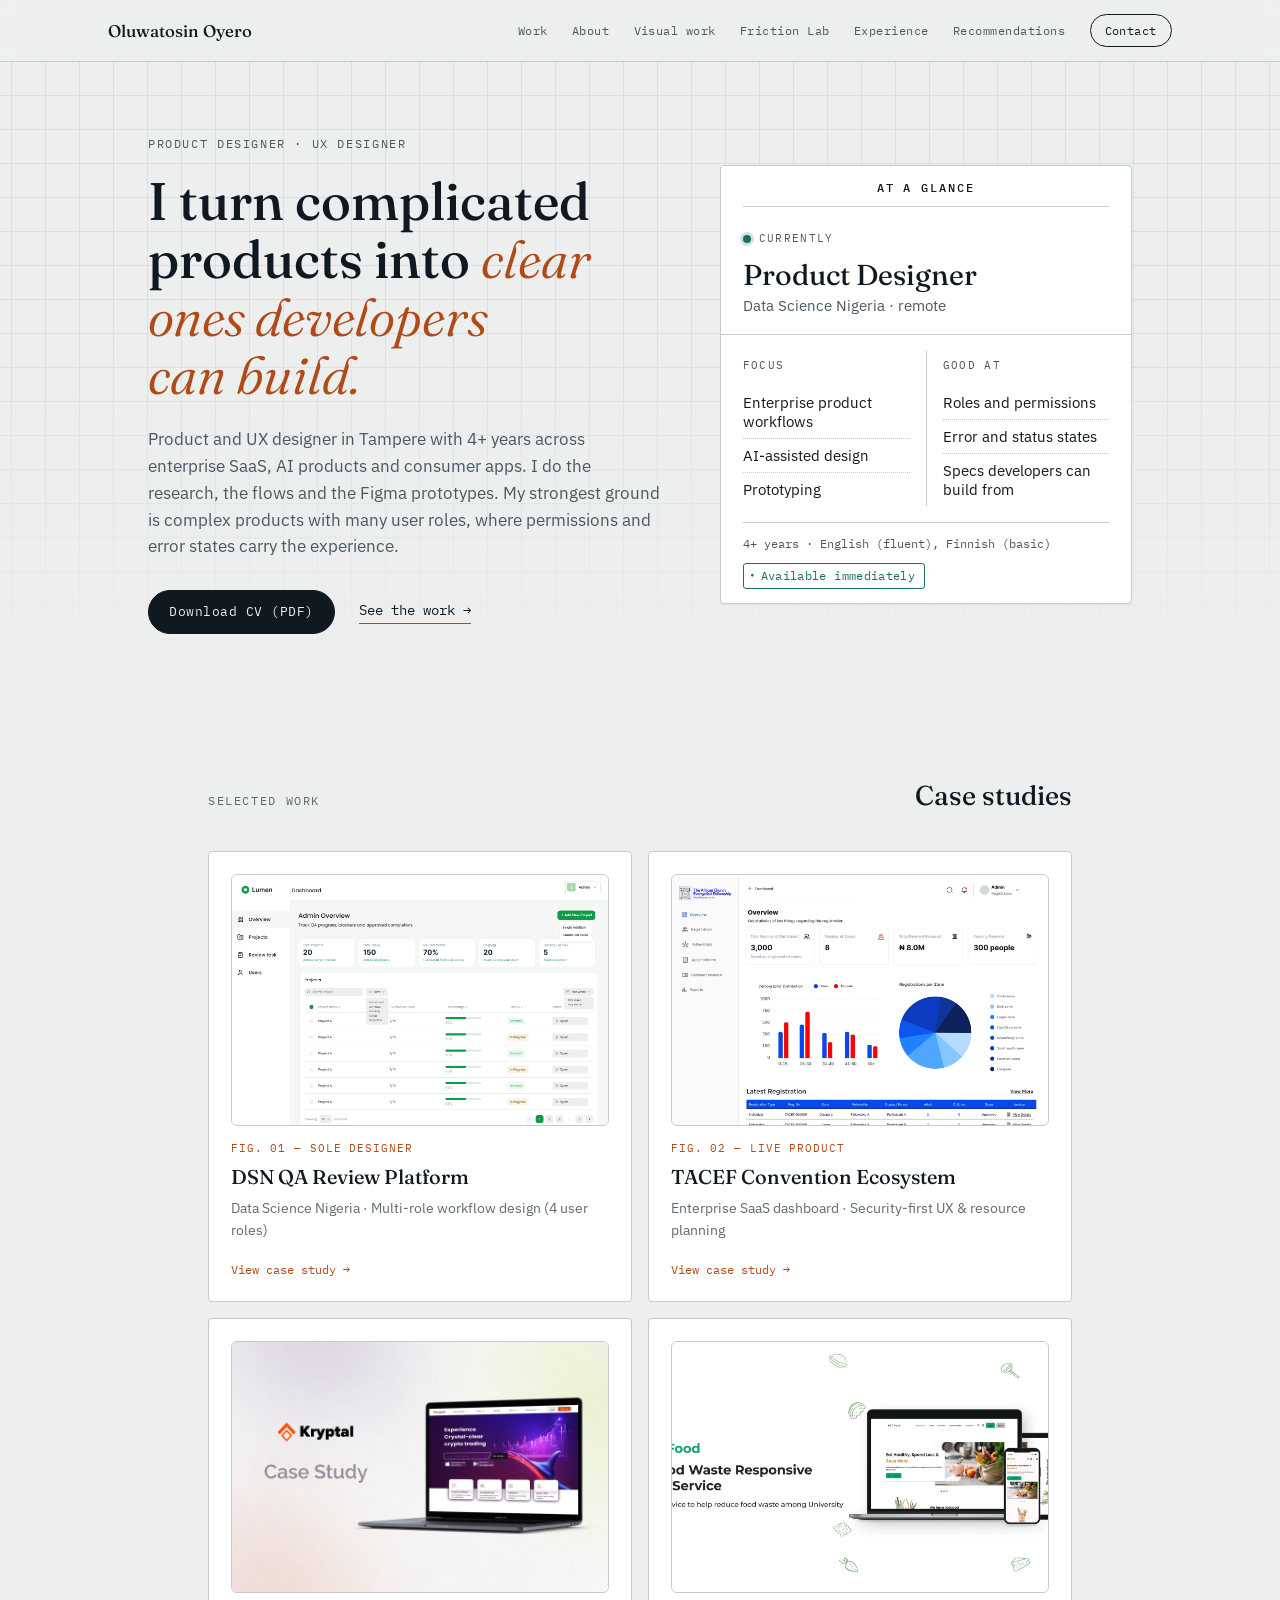
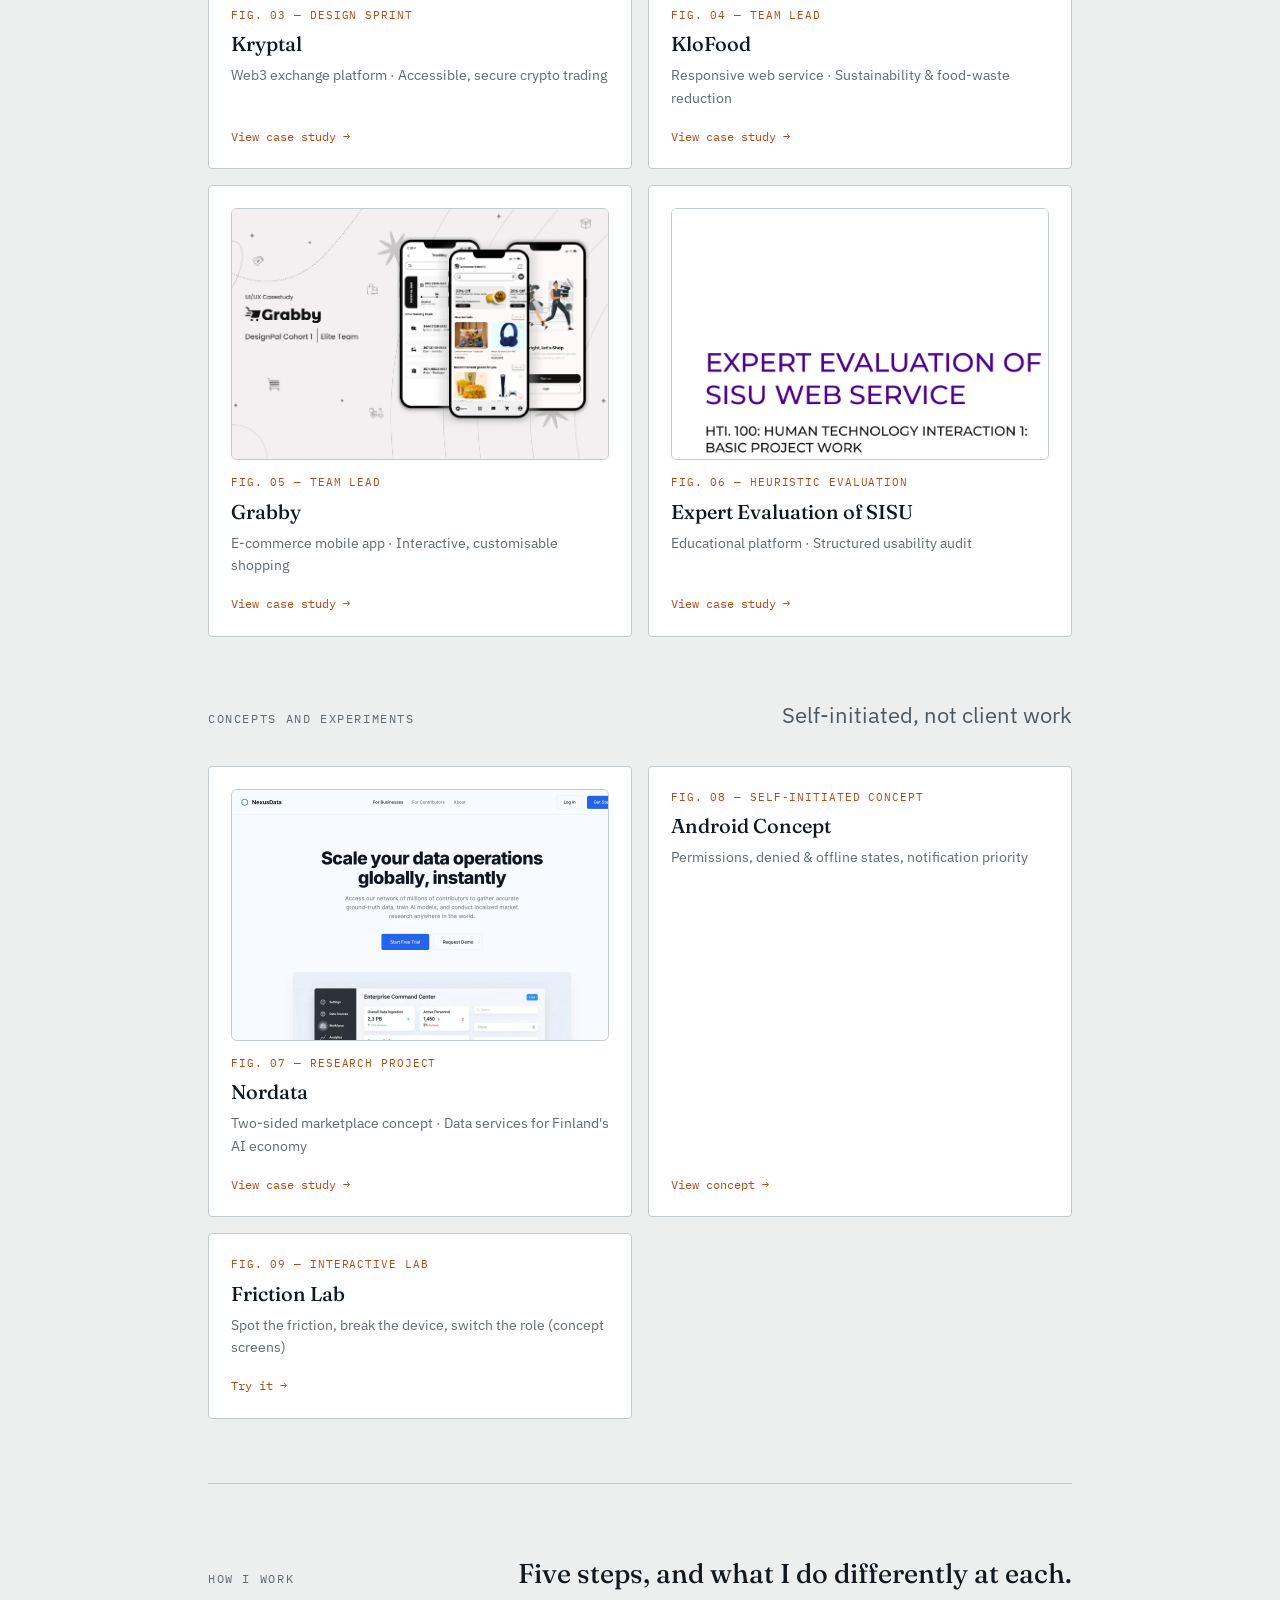
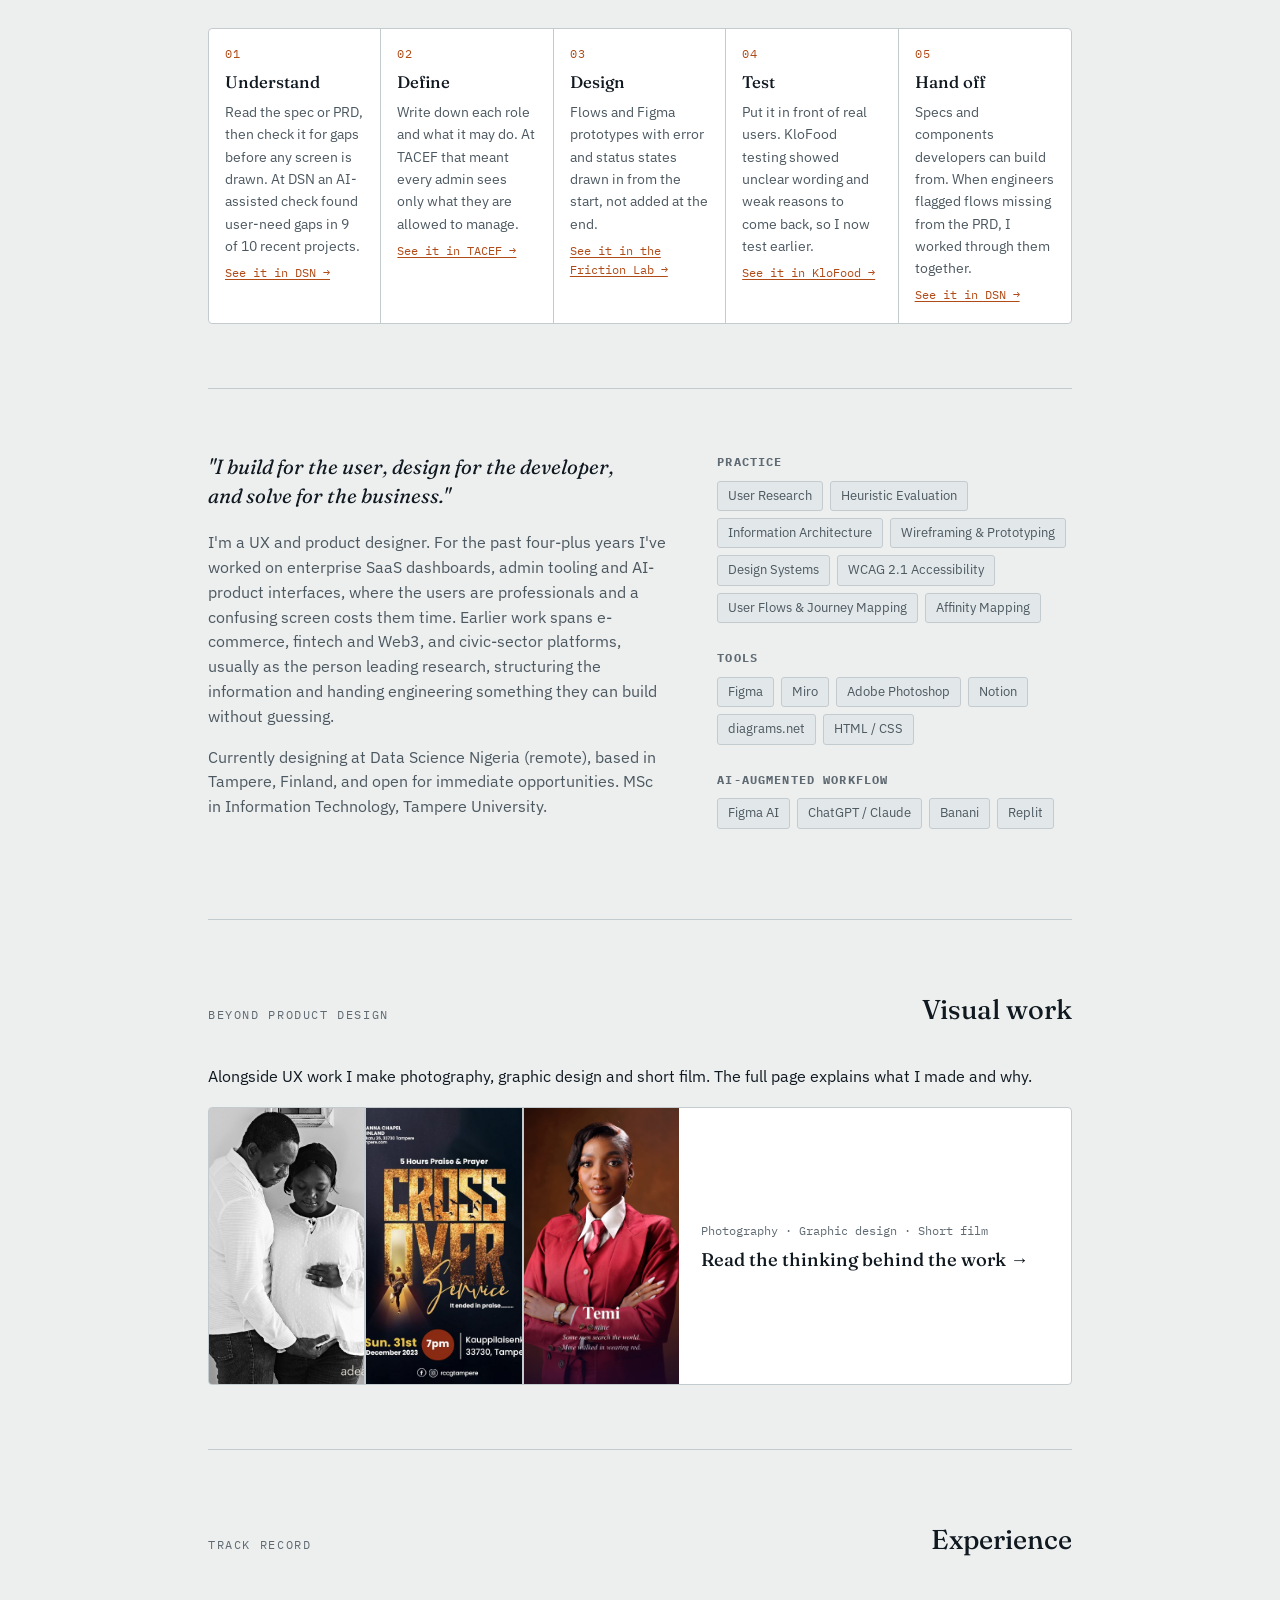
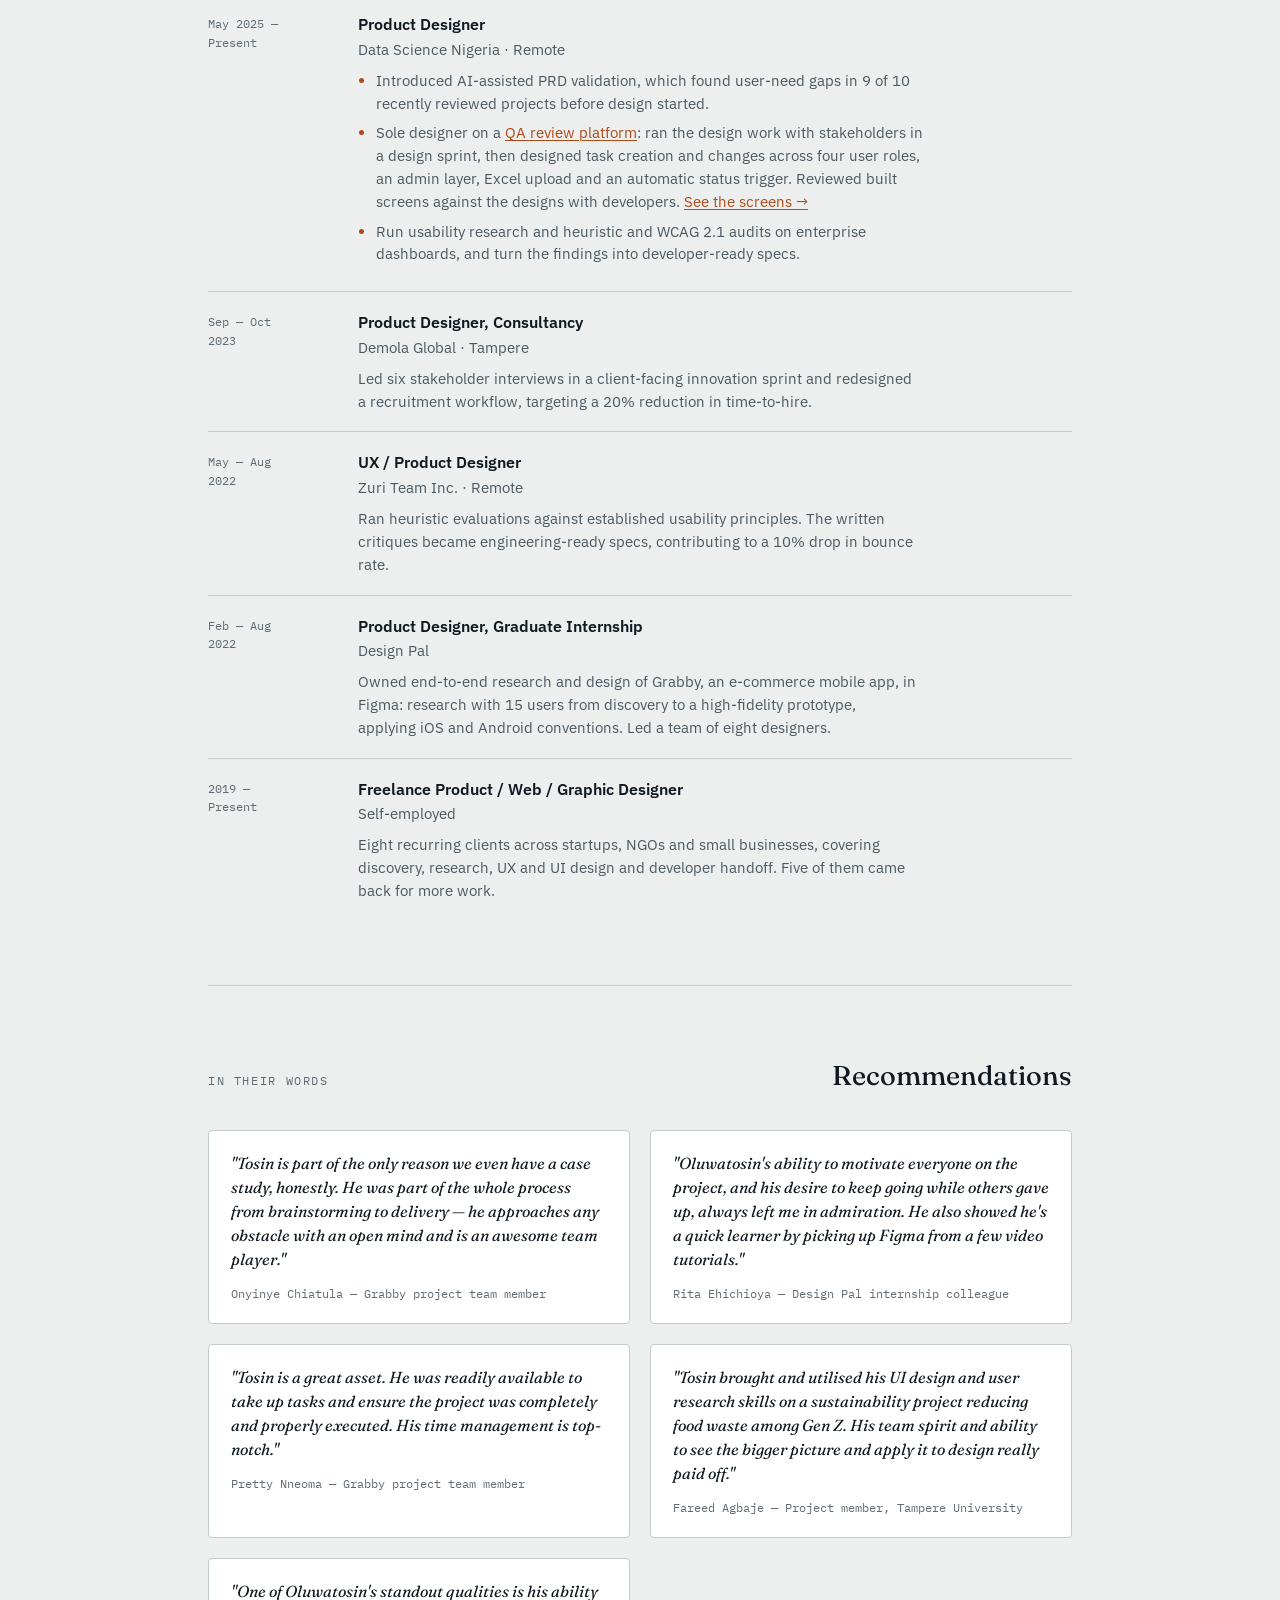
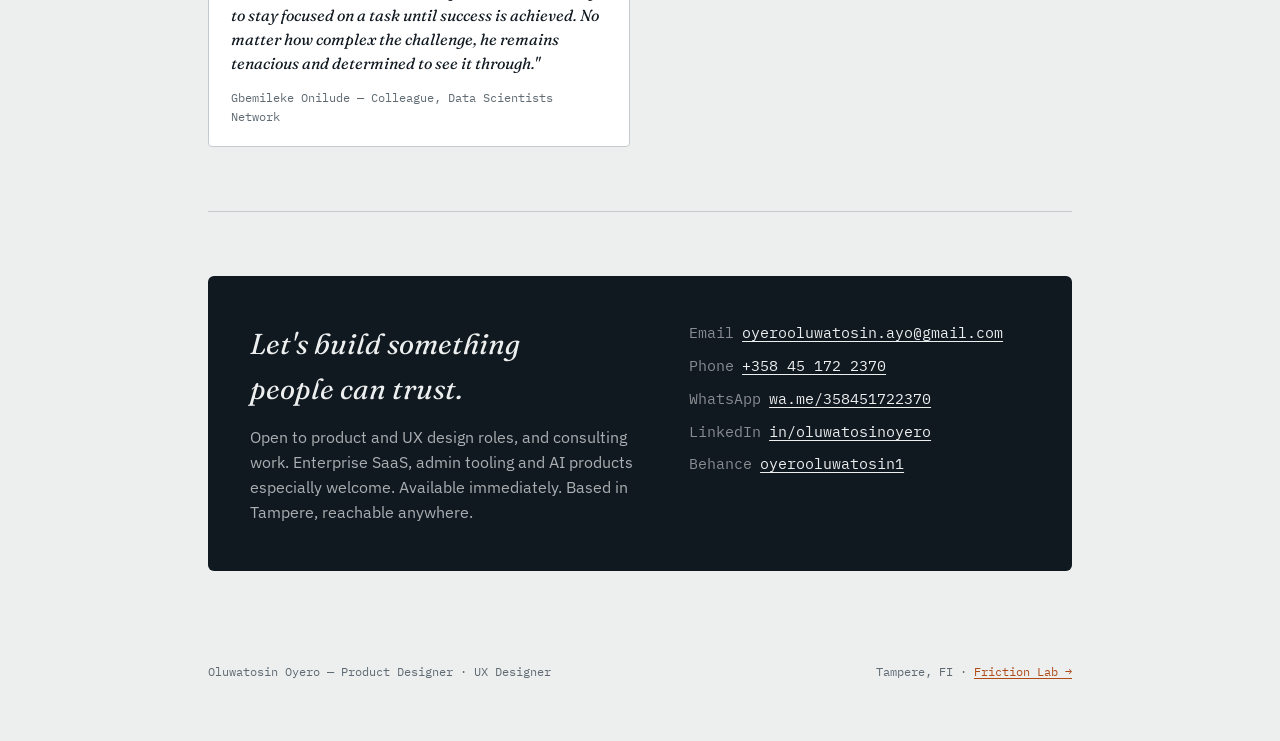
<file: index.html>
<!DOCTYPE html>
<html lang="en">
<head>
<meta charset="UTF-8">
<title>Oluwatosin Oyero · Product and UX Designer in Tampere</title>
<meta name="viewport" content="width=device-width, initial-scale=1">
<meta name="description" content="Product and UX designer in Tampere with 4+ years across enterprise SaaS, AI products and consumer apps. Case studies, process and CV.">
<meta property="og:title" content="Oluwatosin Oyero · Product and UX Designer">
<meta property="og:description" content="Multi-role and permission-based design, error and status states, and specs developers can build from.">
<meta property="og:type" content="website">
<meta property="og:image" content="https://oluwatosin-oyero.vercel.app/media/grabby/cover.webp">
<meta property="og:url" content="https://oluwatosin-oyero.vercel.app/">
<meta name="theme-color" content="#EDEFEF">
<link rel="icon" href="data:image/svg+xml,%3Csvg xmlns='http://www.w3.org/2000/svg' viewBox='0 0 32 32'%3E%3Crect width='32' height='32' rx='6' fill='%23101820'/%3E%3Ctext x='16' y='22' font-family='Georgia,serif' font-size='17' text-anchor='middle' fill='%23EDEFEF'%3EOO%3C/text%3E%3C/svg%3E">
<link rel="preconnect" href="https://fonts.googleapis.com">
<link rel="preconnect" href="https://fonts.gstatic.com" crossorigin>
<link href="https://fonts.googleapis.com/css2?family=Fraunces:ital,opsz,wght@0,9..144,340;0,9..144,480;1,9..144,340;1,9..144,420&family=IBM+Plex+Sans:wght@400;500;600&family=IBM+Plex+Mono:wght@400;500&display=swap" rel="stylesheet">
<link rel="stylesheet" href="styles.css">
</head>
<body>
<a class="skip" href="#main">Skip to content</a>

<header class="site">
  <nav class="nav">
    <span class="nav-name">Oluwatosin Oyero</span>
    <ul class="nav-links">
      <li><a href="#work">Work</a></li>
      <li><a href="#about">About</a></li>
      <li><a href="visual-work.html">Visual work</a></li>
      <li><a href="lab.html">Friction Lab</a></li>
      <li><a href="#experience">Experience</a></li>
      <li><a href="#recommendations">Recommendations</a></li>
      <li><a href="#contact">Contact</a></li>
    </ul>
  </nav>
</header>

<section class="hero">
  <div class="hero-inner hero-split">
    <div class="hero-copy">
      <span class="eyebrow">Product Designer · UX Designer</span>
      <h1 class="display">I turn complicated products into <em>clear ones developers can build.</em></h1>
      <p class="lede">Product and UX designer in Tampere with 4+ years across enterprise SaaS, AI products and consumer apps. I do the research, the flows and the Figma prototypes. My strongest ground is complex products with many user roles, where permissions and error states carry the experience.</p>
      <div class="hero-cta">
        <a class="btn" href="media/Oluwatosin_Oyero_UX_Designer_CV.pdf" download>Download CV (PDF)</a>
        <a class="hero-link" href="#work">See the work →</a>
      </div>
    </div>
    <aside class="hero-card glance paper" aria-label="At a glance">
      <div class="paper-mast">
        <span class="paper-title">At a glance</span>
      </div>
      <div class="paper-lead">
        <span class="glance-eyebrow"><i class="dot" aria-hidden="true"></i>Currently</span>
        <p class="glance-role">Product Designer</p>
        <p class="glance-org">Data Science Nigeria · remote</p>
      </div>
      <div class="paper-cols">
        <div>
          <span class="glance-eyebrow">Focus</span>
          <ul class="paper-list">
            <li>Enterprise product workflows</li>
            <li>AI-assisted design</li>
            <li>Prototyping</li>
          </ul>
        </div>
        <div>
          <span class="glance-eyebrow">Good at</span>
          <ul class="paper-list">
            <li>Roles and permissions</li>
            <li>Error and status states</li>
            <li>Specs developers can build from</li>
          </ul>
        </div>
      </div>
      <div class="paper-foot">
        <span>4+ years · English (fluent), Finnish (basic)</span>
        <span class="badge">Available immediately</span>
      </div>
    </aside>
  </div>
</section>

<main id="main" class="wrap">

  <section id="work">
    <div class="section-head">
      <span class="eyebrow">Selected work</span>
      <h2 class="display">Case studies</h2>
    </div>

    <div class="case-grid">
      <a class="case-card" href="work/dsn.html">
        <img class="case-card-thumb" src="media/dsn/admin-overview.png" alt="Admin overview screen of the QA review platform (sample data)" width="1440" height="1024" loading="lazy">
        <span class="case-card-fig">FIG. 01 — SOLE DESIGNER</span>
        <span class="case-card-title">DSN QA Review Platform</span>
        <span class="case-card-type">Data Science Nigeria · Multi-role workflow design (4 user roles)</span>
        <span class="case-card-cta">View case study →</span>
      </a>

      <a class="case-card" href="work/tacef.html">
        <img class="case-card-thumb" src="media/tacef/admin-overview.webp" alt="Admin overview of the TACEF registration platform (sample data)" width="1440" height="1172" loading="lazy">
        <span class="case-card-fig">FIG. 02 — LIVE PRODUCT</span>
        <span class="case-card-title">TACEF Convention Ecosystem</span>
        <span class="case-card-type">Enterprise SaaS dashboard · Security-first UX &amp; resource planning</span>
        <span class="case-card-cta">View case study →</span>
      </a>

      <a class="case-card" href="work/kryptal.html">
      <img class="case-card-thumb" src="media/kryptal/cover.webp" alt="Kryptal case study cover with a laptop showing the exchange home page" width="1600" height="1136" loading="lazy" style="object-position:70% 50%">
        <span class="case-card-fig">FIG. 03 — DESIGN SPRINT</span>
        <span class="case-card-title">Kryptal</span>
        <span class="case-card-type">Web3 exchange platform · Accessible, secure crypto trading</span>
        <span class="case-card-cta">View case study →</span>
      </a>

      <a class="case-card" href="work/klofood.html">
        <img class="case-card-thumb" src="media/klofood/cover.webp" alt="KloFood web service shown on a laptop and a phone" width="1600" height="900" loading="lazy" style="object-position:85% 50%">
        <span class="case-card-fig">FIG. 04 — TEAM LEAD</span>
        <span class="case-card-title">KloFood</span>
        <span class="case-card-type">Responsive web service · Sustainability &amp; food-waste reduction</span>
        <span class="case-card-cta">View case study →</span>
      </a>

      <a class="case-card" href="work/grabby.html">
      <img class="case-card-thumb" src="media/grabby/cover.webp" alt="Grabby case study cover showing three phone screens: tracking, home and sign up" width="1600" height="1035" loading="lazy" style="object-position:70% 50%">
        <span class="case-card-fig">FIG. 05 — TEAM LEAD</span>
        <span class="case-card-title">Grabby</span>
        <span class="case-card-type">E-commerce mobile app · Interactive, customisable shopping</span>
        <span class="case-card-cta">View case study →</span>
      </a>

      <a class="case-card" href="work/sisu.html">
      <img class="case-card-thumb" src="media/sisu/cover.webp" alt="Cover of the SISU expert evaluation report" width="1404" height="628" loading="lazy">
        <span class="case-card-fig">FIG. 06 — HEURISTIC EVALUATION</span>
        <span class="case-card-title">Expert Evaluation of SISU</span>
        <span class="case-card-type">Educational platform · Structured usability audit</span>
        <span class="case-card-cta">View case study →</span>
      </a>

    </div>

    <div class="section-head concepts-head">
      <span class="eyebrow">Concepts and experiments</span>
      <h3 class="concepts-title">Self-initiated, not client work</h3>
    </div>
    <div class="case-grid">
      <a class="case-card" href="work/nordata.html">
        <img class="case-card-thumb" src="media/nordata/enterprise-hero.webp" alt="Nordata business landing page concept with the headline Scale your data operations globally, instantly" width="1600" height="1000" loading="lazy">
        <span class="case-card-fig">FIG. 07 — RESEARCH PROJECT</span>
        <span class="case-card-title">Nordata</span>
        <span class="case-card-type">Two-sided marketplace concept · Data services for Finland's AI economy</span>
        <span class="case-card-cta">View case study →</span>
      </a>

      <a class="case-card" href="android-concept.html">
        <span class="case-card-fig">FIG. 08 — SELF-INITIATED CONCEPT</span>
        <span class="case-card-title">Android Concept</span>
        <span class="case-card-type">Permissions, denied &amp; offline states, notification priority</span>
        <span class="case-card-cta">View concept →</span>
      </a>

      <a class="case-card" href="lab.html">
        <span class="case-card-fig">FIG. 09 — INTERACTIVE LAB</span>
        <span class="case-card-title">Friction Lab</span>
        <span class="case-card-type">Spot the friction, break the device, switch the role (concept screens)</span>
        <span class="case-card-cta">Try it →</span>
      </a>

    </div>
  </section>

  <section id="process">
    <div class="section-head">
      <span class="eyebrow">How I work</span>
      <h2 class="display">Five steps, and what I do differently at each.</h2>
    </div>
    <ol class="process">
      <li><b>Understand</b><span>Read the spec or PRD, then check it for gaps before any screen is drawn. At DSN an AI-assisted check found user-need gaps in 9 of 10 recent projects.</span><a href="work/dsn.html">See it in DSN →</a></li>
      <li><b>Define</b><span>Write down each role and what it may do. At TACEF that meant every admin sees only what they are allowed to manage.</span><a href="work/tacef.html">See it in TACEF →</a></li>
      <li><b>Design</b><span>Flows and Figma prototypes with error and status states drawn in from the start, not added at the end.</span><a href="lab.html">See it in the Friction Lab →</a></li>
      <li><b>Test</b><span>Put it in front of real users. KloFood testing showed unclear wording and weak reasons to come back, so I now test earlier.</span><a href="work/klofood.html">See it in KloFood →</a></li>
      <li><b>Hand off</b><span>Specs and components developers can build from. When engineers flagged flows missing from the PRD, I worked through them together.</span><a href="work/dsn.html">See it in DSN →</a></li>
    </ol>
  </section>

  <section id="about">
    <div class="about-grid">
      <div>
        <p class="thesis">"I build for the user, design for the developer, and solve for the business."</p>
        <p>I'm a UX and product designer. For the past four-plus years I've worked on enterprise SaaS dashboards, admin tooling and AI-product interfaces, where the users are professionals and a confusing screen costs them time. Earlier work spans e-commerce, fintech and Web3, and civic-sector platforms, usually as the person leading research, structuring the information and handing engineering something they can build without guessing.</p>
        <p>Currently designing at Data Science Nigeria (remote), based in Tampere, Finland, and open for immediate opportunities. MSc in Information Technology, Tampere University.</p>
      </div>
      <div>
        <div class="skill-block">
          <h3>Practice</h3>
          <ul>
            <li>User Research</li>
            <li>Heuristic Evaluation</li>
            <li>Information Architecture</li>
            <li>Wireframing &amp; Prototyping</li>
            <li>Design Systems</li>
            <li>WCAG 2.1 Accessibility</li>
            <li>User Flows &amp; Journey Mapping</li>
            <li>Affinity Mapping</li>
          </ul>
        </div>
        <div class="skill-block">
          <h3>Tools</h3>
          <ul>
            <li>Figma</li>
            <li>Miro</li>
            <li>Adobe Photoshop</li>
            <li>Notion</li>
            <li>diagrams.net</li>
            <li>HTML / CSS</li>
          </ul>
        </div>
        <div class="skill-block">
          <h3>AI-Augmented Workflow</h3>
          <ul>
            <li>Figma AI</li>
            <li>ChatGPT / Claude</li>
            <li>Banani</li>
            <li>Replit</li>
          </ul>
        </div>
      </div>
    </div>
  </section>

  <section id="visual-work">
    <div class="section-head">
      <span class="eyebrow">Beyond product design</span>
      <h2 class="display">Visual work</h2>
    </div>
    <p class="vc-intro">Alongside UX work I make photography, graphic design and short film. The full page explains what I made and why.</p>
    <a class="vc-teaser" href="visual-work.html" aria-label="Open the visual work page">
      <span class="vc-teaser-imgs">
        <img src="media/photo-03.jpg" alt="" loading="lazy" width="1156" height="1600">
        <img src="media/graphic-01.jpg" alt="" loading="lazy" width="736" height="700">
        <img src="media/video-poster.jpg" alt="" loading="lazy" width="720" height="1280">
      </span>
      <span class="vc-teaser-cta">Photography · Graphic design · Short film<b>Read the thinking behind the work →</b></span>
    </a>
  </section>

  <section id="experience">
    <div class="section-head">
      <span class="eyebrow">Track record</span>
      <h2 class="display">Experience</h2>
    </div>
    <div class="timeline">
      <div class="tl-row">
        <div class="tl-date mono">May 2025 —<br>Present</div>
        <div>
          <div class="tl-role">Product Designer</div>
          <div class="tl-org">Data Science Nigeria · Remote</div>
          <ul class="tl-list">
            <li>Introduced AI-assisted PRD validation, which found user-need gaps in 9 of 10 recently reviewed projects before design started.</li>
            <li>Sole designer on a <a href="work/dsn.html">QA review platform</a>: ran the design work with stakeholders in a design sprint, then designed task creation and changes across four user roles, an admin layer, Excel upload and an automatic status trigger. Reviewed built screens against the designs with developers. <a href="work/dsn.html#screens">See the screens →</a></li>
            <li>Run usability research and heuristic and WCAG 2.1 audits on enterprise dashboards, and turn the findings into developer-ready specs.</li>
          </ul>
        </div>
      </div>
      <div class="tl-row">
        <div class="tl-date mono">Sep — Oct<br>2023</div>
        <div>
          <div class="tl-role">Product Designer, Consultancy</div>
          <div class="tl-org">Demola Global · Tampere</div>
          <p class="tl-detail">Led six stakeholder interviews in a client-facing innovation sprint and redesigned a recruitment workflow, targeting a 20% reduction in time-to-hire.</p>
        </div>
      </div>
      <div class="tl-row">
        <div class="tl-date mono">May — Aug<br>2022</div>
        <div>
          <div class="tl-role">UX / Product Designer</div>
          <div class="tl-org">Zuri Team Inc. · Remote</div>
          <p class="tl-detail">Ran heuristic evaluations against established usability principles. The written critiques became engineering-ready specs, contributing to a 10% drop in bounce rate.</p>
        </div>
      </div>
      <div class="tl-row">
        <div class="tl-date mono">Feb — Aug<br>2022</div>
        <div>
          <div class="tl-role">Product Designer, Graduate Internship</div>
          <div class="tl-org">Design Pal</div>
          <p class="tl-detail">Owned end-to-end research and design of Grabby, an e-commerce mobile app, in Figma: research with 15 users from discovery to a high-fidelity prototype, applying iOS and Android conventions. Led a team of eight designers.</p>
        </div>
      </div>
      <div class="tl-row">
        <div class="tl-date mono">2019 —<br>Present</div>
        <div>
          <div class="tl-role">Freelance Product / Web / Graphic Designer</div>
          <div class="tl-org">Self-employed</div>
          <p class="tl-detail">Eight recurring clients across startups, NGOs and small businesses, covering discovery, research, UX and UI design and developer handoff. Five of them came back for more work.</p>
        </div>
      </div>
    </div>
  </section>

  <section id="recommendations">
    <div class="section-head">
      <span class="eyebrow">In their words</span>
      <h2 class="display">Recommendations</h2>
    </div>
    <div class="rec-grid">
      <div class="rec">
        <p class="quote">"Tosin is part of the only reason we even have a case study, honestly. He was part of the whole process from brainstorming to delivery — he approaches any obstacle with an open mind and is an awesome team player."</p>
        <div class="who">Onyinye Chiatula — Grabby project team member</div>
      </div>
      <div class="rec">
        <p class="quote">"Oluwatosin's ability to motivate everyone on the project, and his desire to keep going while others gave up, always left me in admiration. He also showed he's a quick learner by picking up Figma from a few video tutorials."</p>
        <div class="who">Rita Ehichioya — Design Pal internship colleague</div>
      </div>
      <div class="rec">
        <p class="quote">"Tosin is a great asset. He was readily available to take up tasks and ensure the project was completely and properly executed. His time management is top-notch."</p>
        <div class="who">Pretty Nneoma — Grabby project team member</div>
      </div>
      <div class="rec">
        <p class="quote">"Tosin brought and utilised his UI design and user research skills on a sustainability project reducing food waste among Gen Z. His team spirit and ability to see the bigger picture and apply it to design really paid off."</p>
        <div class="who">Fareed Agbaje — Project member, Tampere University</div>
      </div>
      <div class="rec">
        <p class="quote">"One of Oluwatosin's standout qualities is his ability to stay focused on a task until success is achieved. No matter how complex the challenge, he remains tenacious and determined to see it through."</p>
        <div class="who">Gbemileke Onilude — Colleague, Data Scientists Network</div>
      </div>
    </div>
  </section>

  <section id="contact" style="border-bottom: none;">
    <div class="contact-panel">
      <div>
        <h2>Let's build something people can trust.</h2>
        <p>Open to product and UX design roles, and consulting work. Enterprise SaaS, admin tooling and AI products especially welcome. Available immediately. Based in Tampere, reachable anywhere.</p>
      </div>
      <ul class="contact-links">
        <li><span>Email</span><a href="mailto:oyerooluwatosin.ayo@gmail.com">oyerooluwatosin.ayo@gmail.com</a></li>
        <li><span>Phone</span><a href="tel:+358451722370">+358 45 172 2370</a></li>
        <li><span>WhatsApp</span><a href="https://wa.me/358451722370" target="_blank" rel="noopener">wa.me/358451722370</a></li>
        <li><span>LinkedIn</span><a href="https://www.linkedin.com/in/oluwatosinoyero/" target="_blank" rel="noopener">in/oluwatosinoyero</a></li>
        <li><span>Behance</span><a href="https://www.behance.net/oyerooluwatosin1" target="_blank" rel="noopener">oyerooluwatosin1</a></li>
      </ul>
    </div>
  </section>

  <footer>
    <span>Oluwatosin Oyero — Product Designer · UX Designer</span>
    <span class="mono">Tampere, FI · <a href="lab.html">Friction Lab →</a></span>
  </footer>

</main>
</body>
</html>
</file>
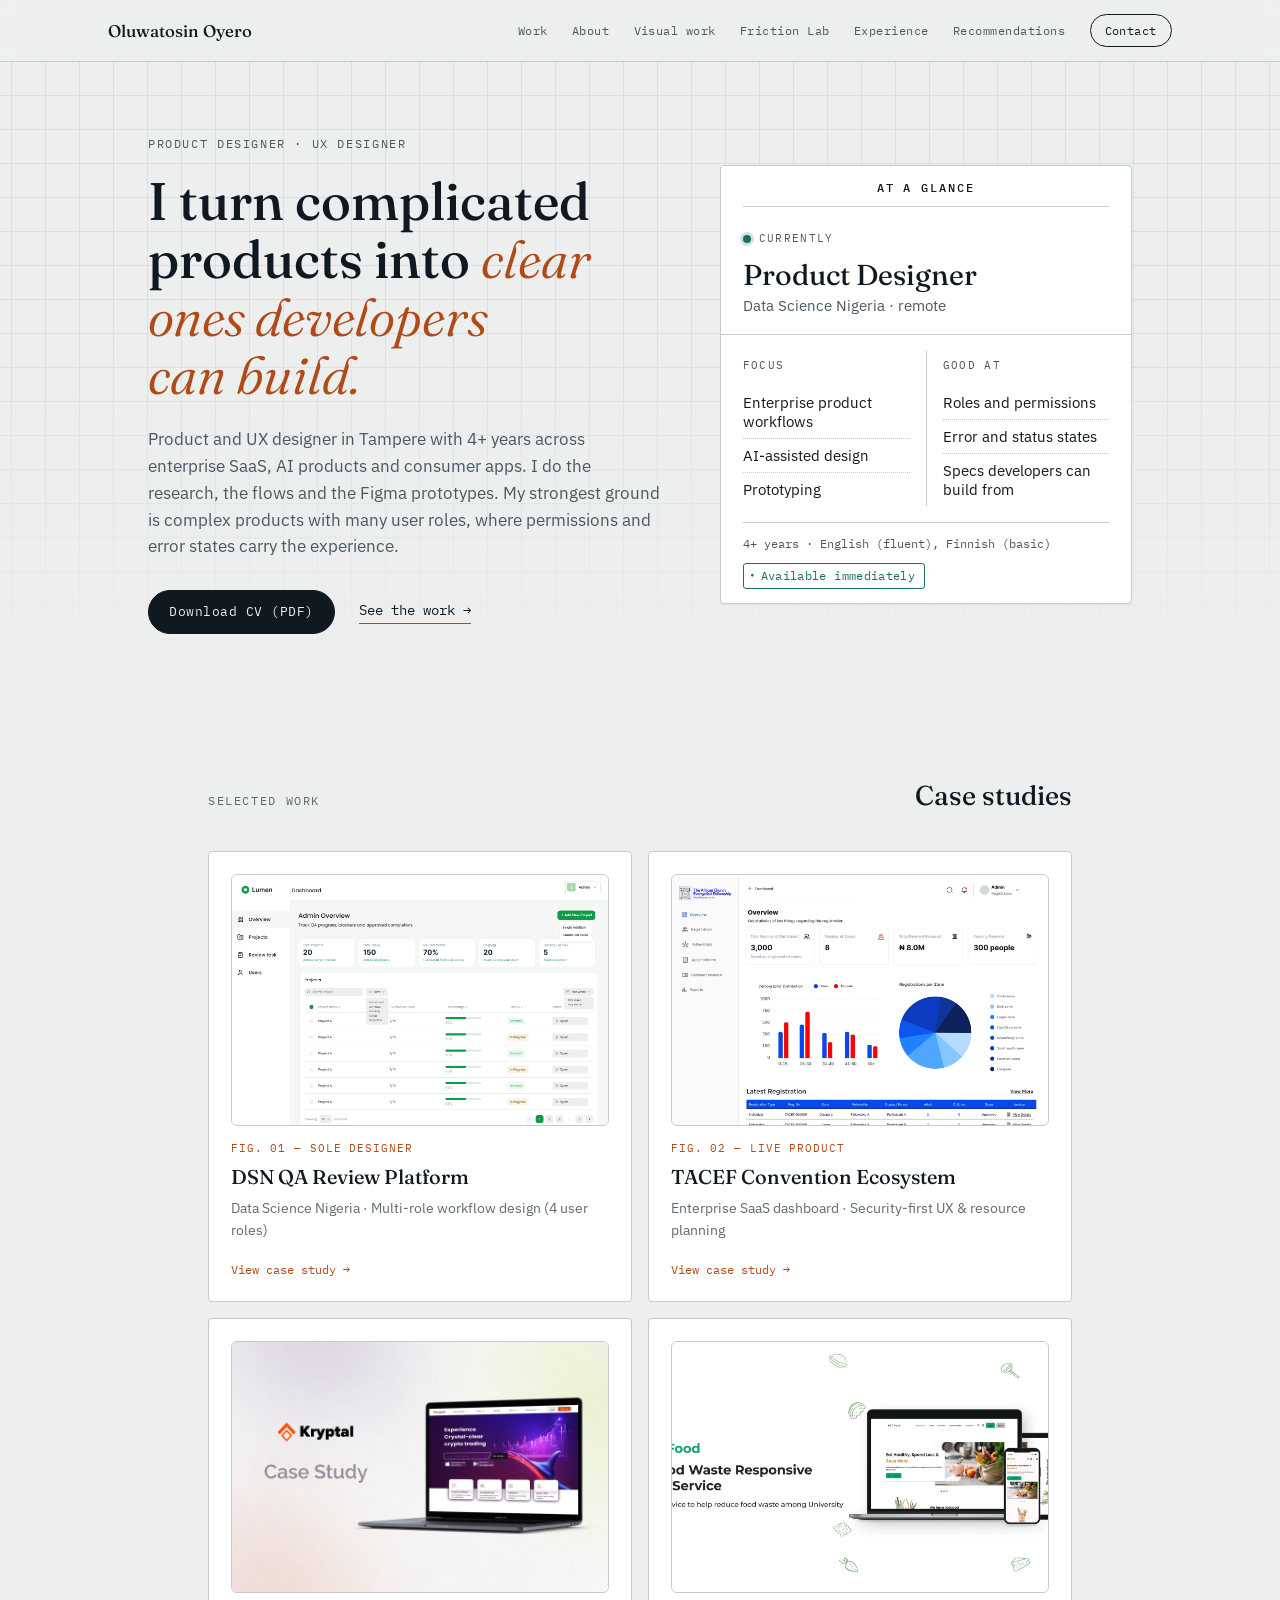
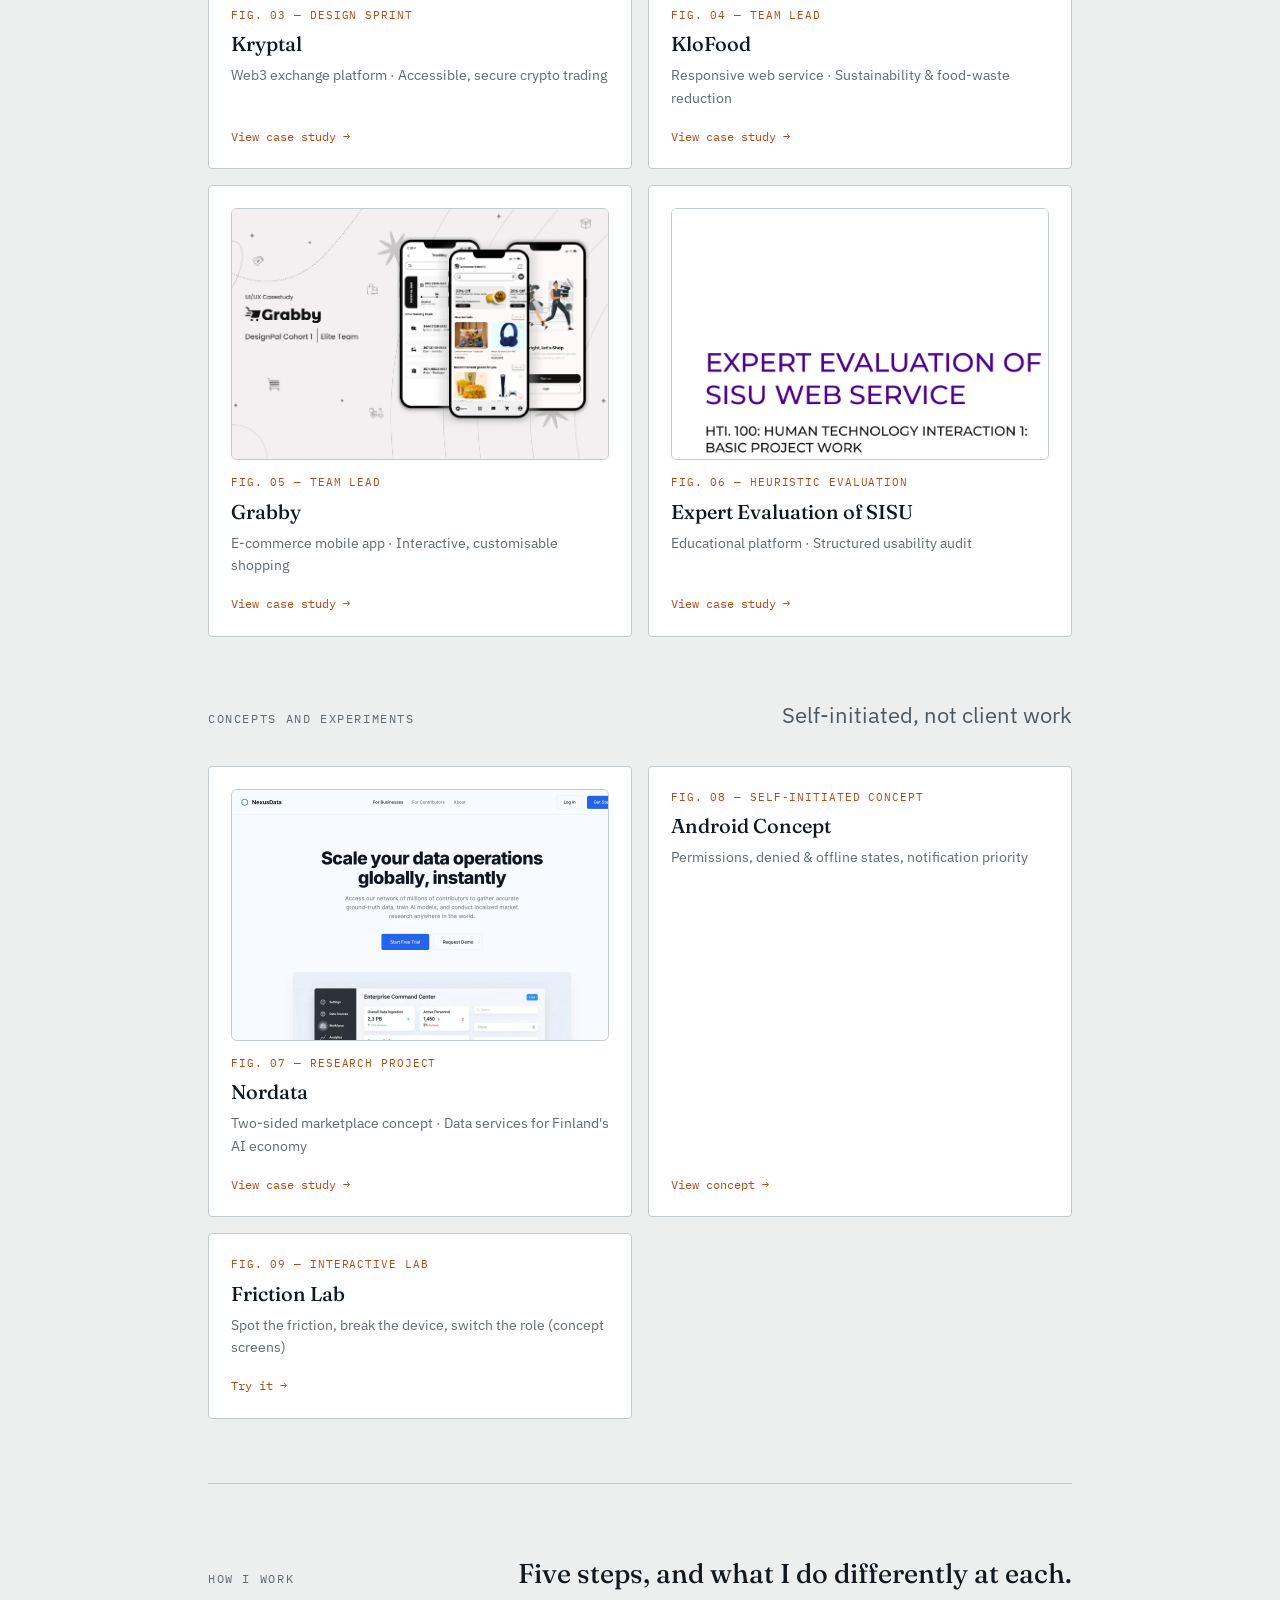
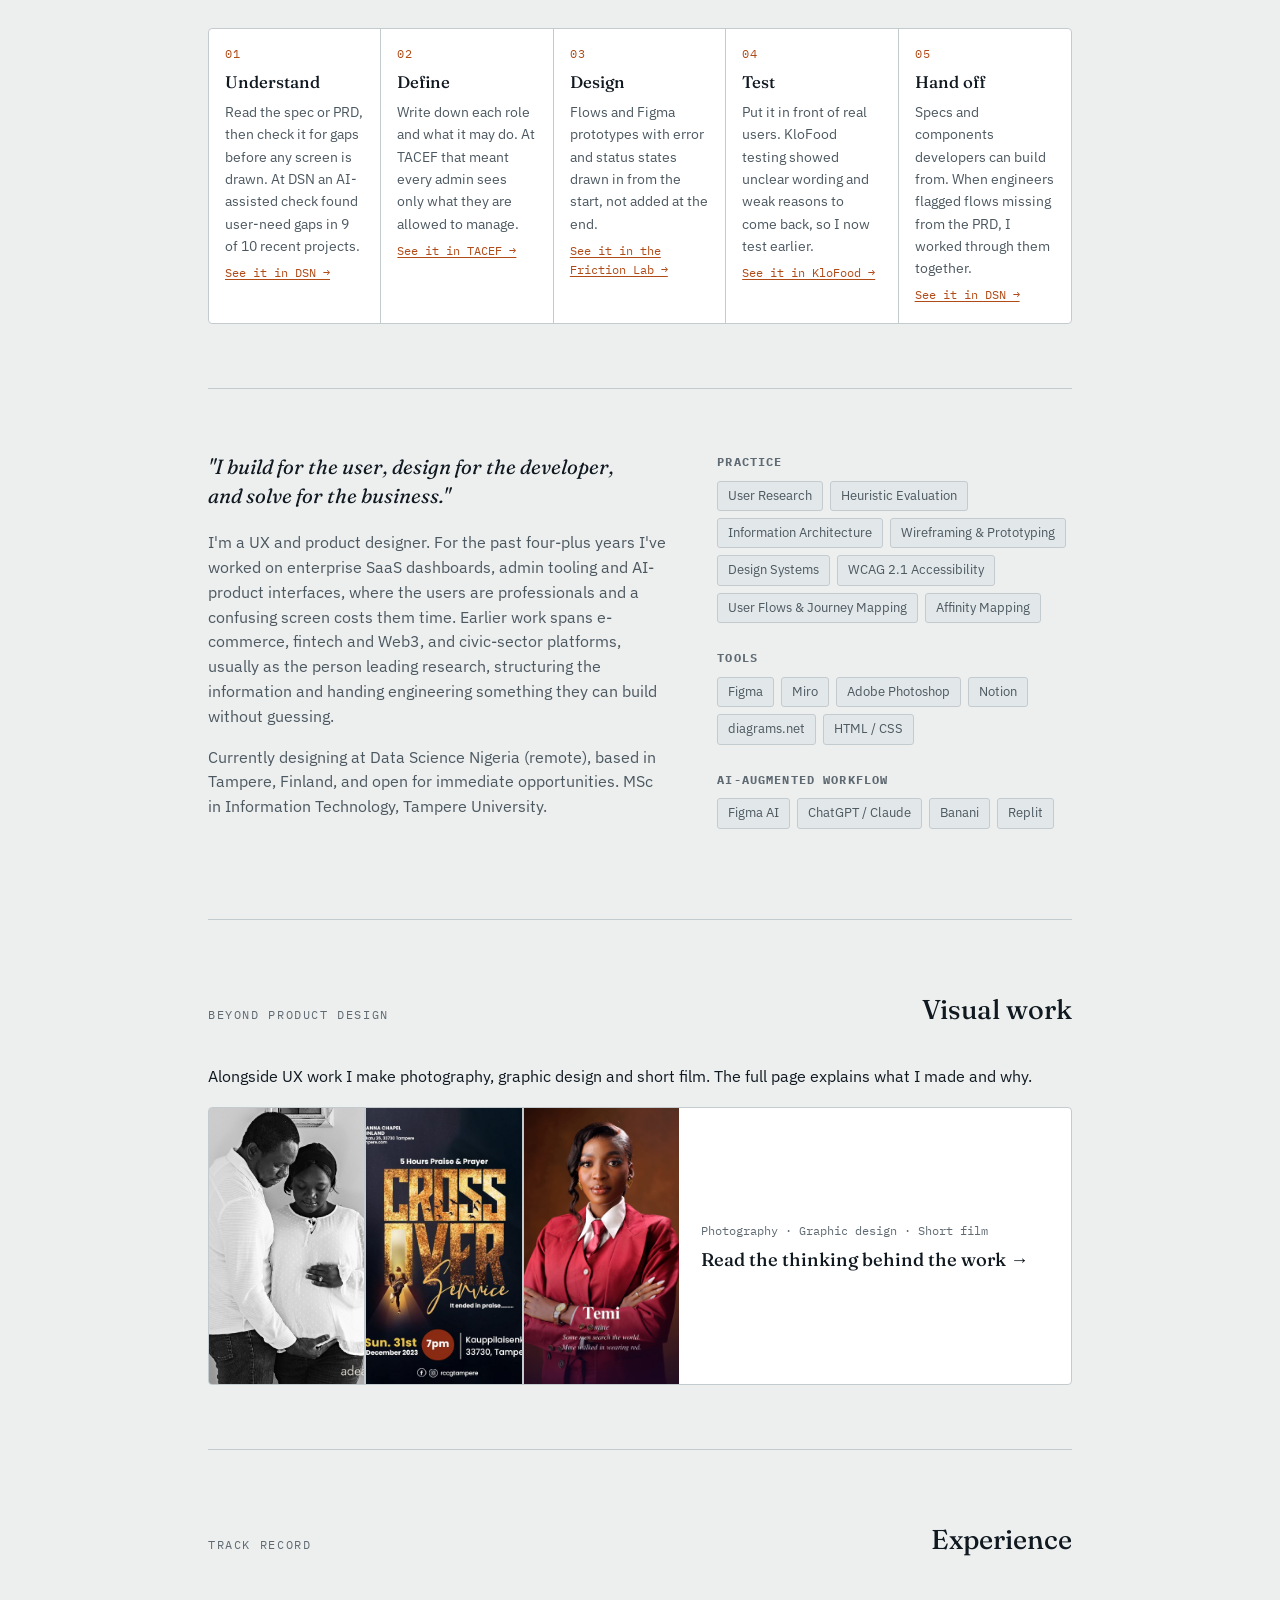
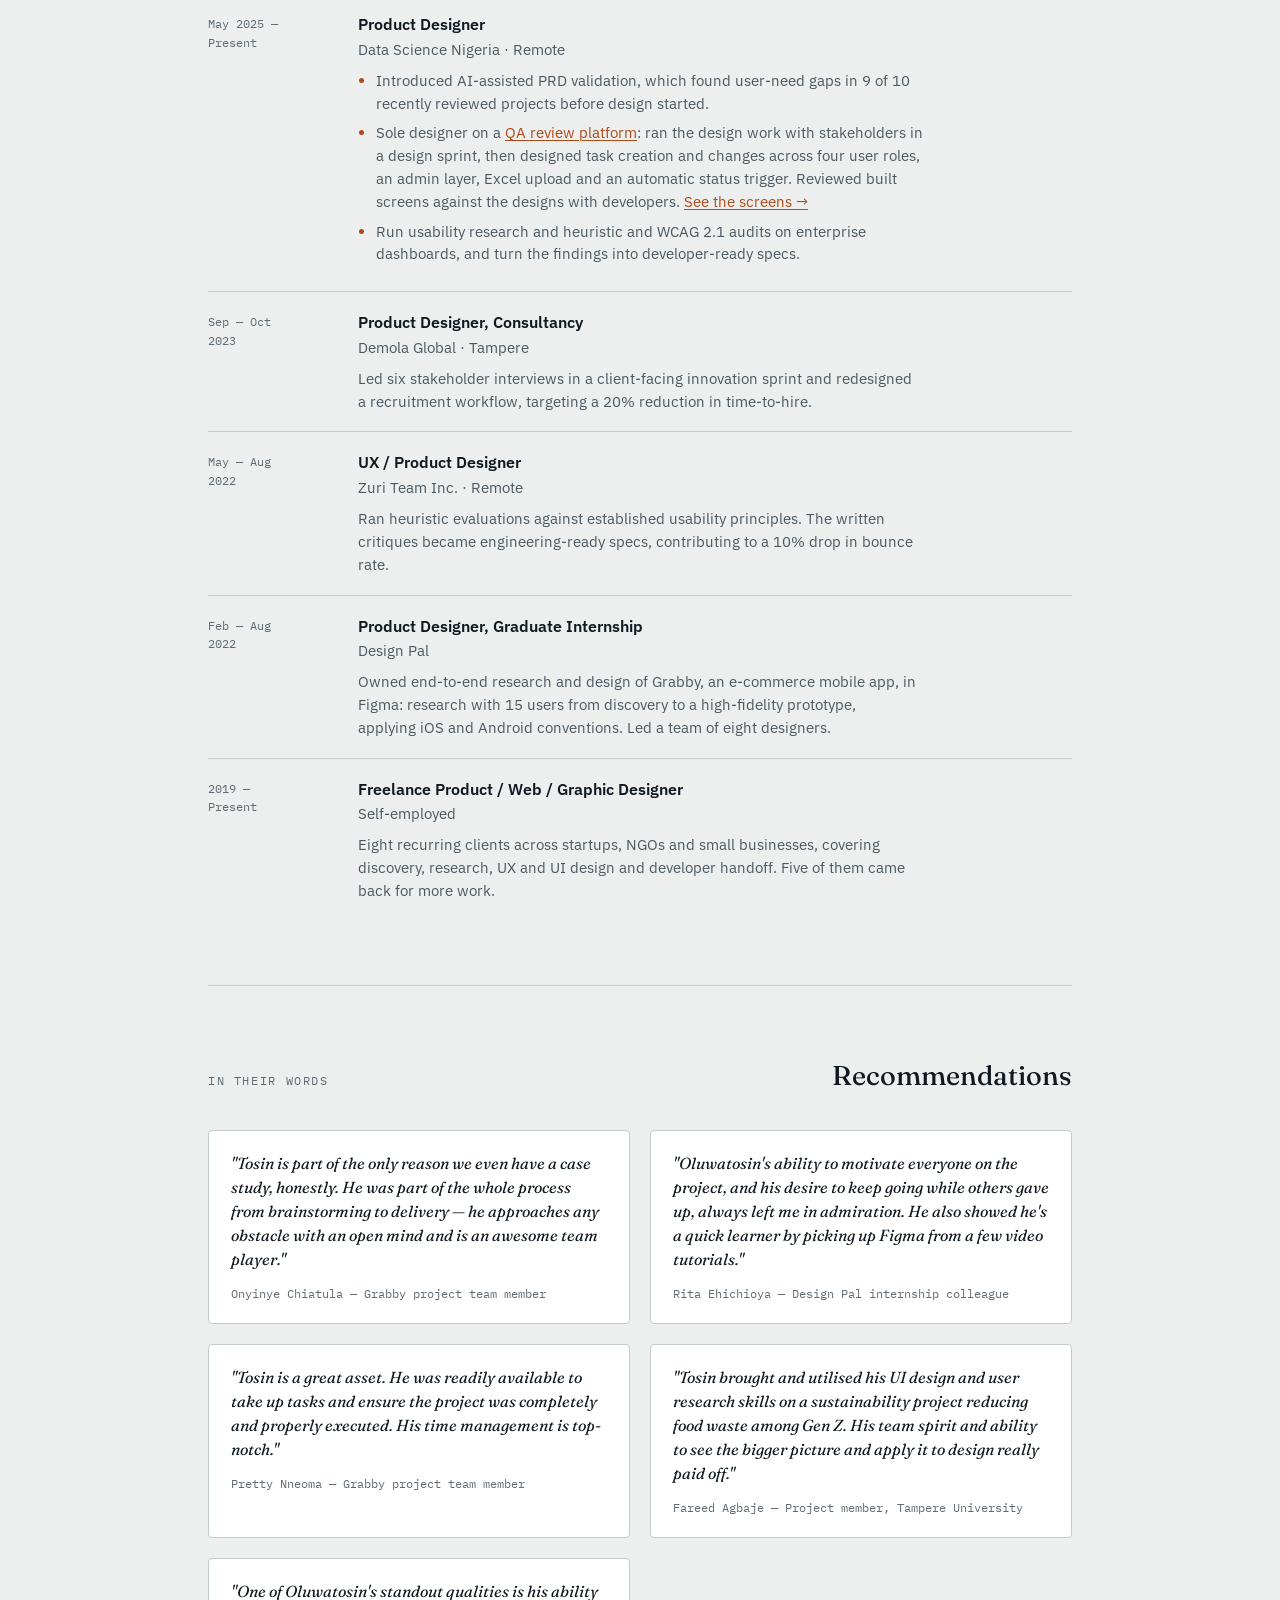
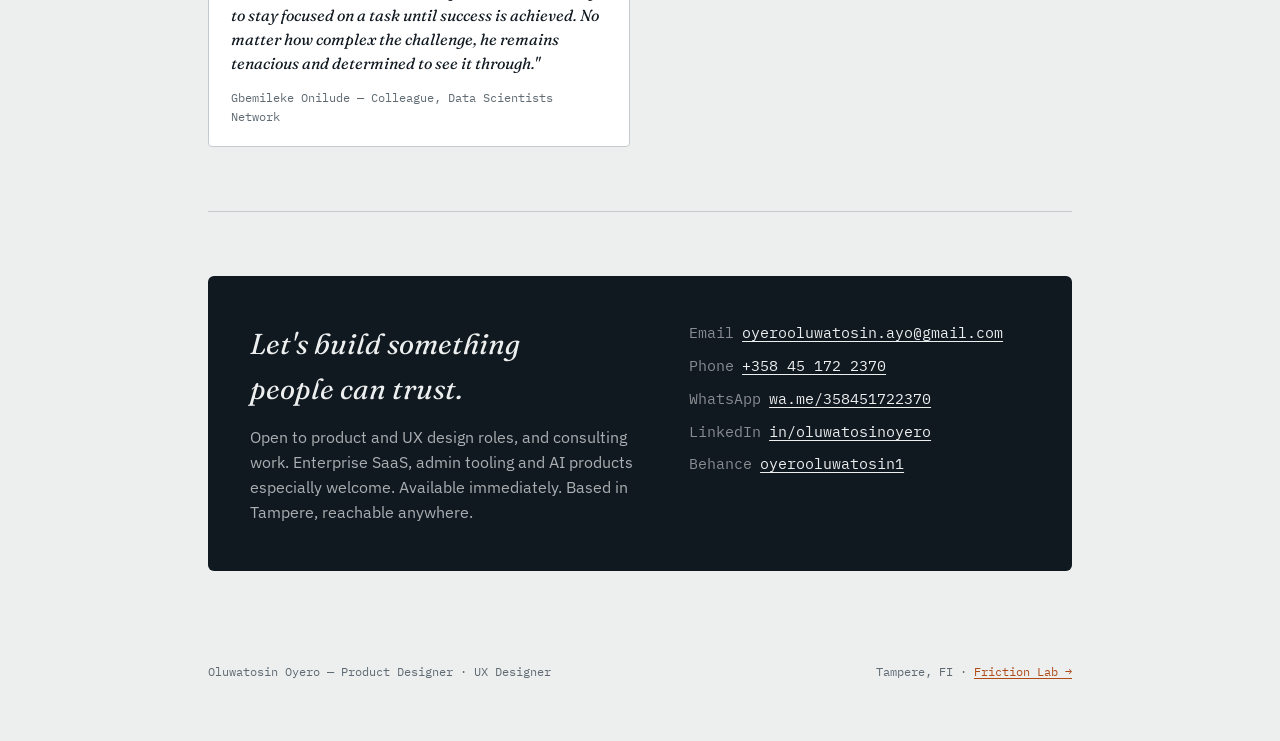
<file: portfolio-site/index.html>
<!DOCTYPE html>
<html lang="en">
<head>
<meta charset="UTF-8">
<title>Oluwatosin Oyero · Product and UX Designer in Tampere</title>
<meta name="viewport" content="width=device-width, initial-scale=1">
<meta name="description" content="Product and UX designer in Tampere with 4+ years across enterprise SaaS, AI products and consumer apps. Case studies, process and CV.">
<meta property="og:title" content="Oluwatosin Oyero · Product and UX Designer">
<meta property="og:description" content="Multi-role and permission-based design, error and status states, and specs developers can build from.">
<meta property="og:type" content="website">
<meta property="og:image" content="https://oluwatosin-oyero.vercel.app/media/grabby/cover.webp">
<meta property="og:url" content="https://oluwatosin-oyero.vercel.app/">
<meta name="theme-color" content="#EDEFEF">
<link rel="icon" href="data:image/svg+xml,%3Csvg xmlns='http://www.w3.org/2000/svg' viewBox='0 0 32 32'%3E%3Crect width='32' height='32' rx='6' fill='%23101820'/%3E%3Ctext x='16' y='22' font-family='Georgia,serif' font-size='17' text-anchor='middle' fill='%23EDEFEF'%3EOO%3C/text%3E%3C/svg%3E">
<link rel="preconnect" href="https://fonts.googleapis.com">
<link rel="preconnect" href="https://fonts.gstatic.com" crossorigin>
<link href="https://fonts.googleapis.com/css2?family=Fraunces:ital,opsz,wght@0,9..144,340;0,9..144,480;1,9..144,340;1,9..144,420&family=IBM+Plex+Sans:wght@400;500;600&family=IBM+Plex+Mono:wght@400;500&display=swap" rel="stylesheet">
<link rel="stylesheet" href="styles.css">
</head>
<body>
<a class="skip" href="#main">Skip to content</a>

<header class="site">
  <nav class="nav">
    <span class="nav-name">Oluwatosin Oyero</span>
    <ul class="nav-links">
      <li><a href="#work">Work</a></li>
      <li><a href="#about">About</a></li>
      <li><a href="visual-work.html">Visual work</a></li>
      <li><a href="lab.html">Friction Lab</a></li>
      <li><a href="#experience">Experience</a></li>
      <li><a href="#recommendations">Recommendations</a></li>
      <li><a href="#contact">Contact</a></li>
    </ul>
  </nav>
</header>

<section class="hero">
  <div class="hero-inner hero-split">
    <div class="hero-copy">
      <span class="eyebrow">Product Designer · UX Designer</span>
      <h1 class="display">I turn complicated products into <em>clear ones developers can build.</em></h1>
      <p class="lede">Product and UX designer in Tampere with 4+ years across enterprise SaaS, AI products and consumer apps. I do the research, the flows and the Figma prototypes. My strongest ground is complex products with many user roles, where permissions and error states carry the experience.</p>
      <div class="hero-cta">
        <a class="btn" href="media/Oluwatosin_Oyero_CV.pdf" download>Download CV (PDF)</a>
        <a class="hero-link" href="#work">See the work →</a>
      </div>
    </div>
    <aside class="hero-card glance paper" aria-label="At a glance">
      <div class="paper-mast">
        <span class="paper-title">At a glance</span>
      </div>
      <div class="paper-lead">
        <span class="glance-eyebrow"><i class="dot" aria-hidden="true"></i>Currently</span>
        <p class="glance-role">Product Designer</p>
        <p class="glance-org">Data Science Nigeria · remote</p>
      </div>
      <div class="paper-cols">
        <div>
          <span class="glance-eyebrow">Focus</span>
          <ul class="paper-list">
            <li>Enterprise product workflows</li>
            <li>AI-assisted design</li>
            <li>Prototyping</li>
          </ul>
        </div>
        <div>
          <span class="glance-eyebrow">Good at</span>
          <ul class="paper-list">
            <li>Roles and permissions</li>
            <li>Error and status states</li>
            <li>Specs developers can build from</li>
          </ul>
        </div>
      </div>
      <div class="paper-foot">
        <span>4+ years · English (fluent), Finnish (basic)</span>
        <span class="badge">Available immediately</span>
      </div>
    </aside>
  </div>
</section>

<main id="main" class="wrap">

  <section id="work">
    <div class="section-head">
      <span class="eyebrow">Selected work</span>
      <h2 class="display">Case studies</h2>
    </div>

    <div class="case-grid">
      <a class="case-card" href="work/dsn.html">
        <img class="case-card-thumb" src="media/dsn/admin-overview.png" alt="Admin overview screen of the QA review platform (sample data)" width="1440" height="1024" loading="lazy">
        <span class="case-card-fig">FIG. 01 — SOLE DESIGNER</span>
        <span class="case-card-title">DSN QA Review Platform</span>
        <span class="case-card-type">Data Science Nigeria · Multi-role workflow design (4 user roles)</span>
        <span class="case-card-cta">View case study →</span>
      </a>

      <a class="case-card" href="work/tacef.html">
        <img class="case-card-thumb" src="media/tacef/admin-overview.webp" alt="Admin overview of the TACEF registration platform (sample data)" width="1440" height="1172" loading="lazy">
        <span class="case-card-fig">FIG. 02 — LIVE PRODUCT</span>
        <span class="case-card-title">TACEF Convention Ecosystem</span>
        <span class="case-card-type">Enterprise SaaS dashboard · Security-first UX &amp; resource planning</span>
        <span class="case-card-cta">View case study →</span>
      </a>

      <a class="case-card" href="work/kryptal.html">
      <img class="case-card-thumb" src="media/kryptal/cover.webp" alt="Kryptal case study cover with a laptop showing the exchange home page" width="1600" height="1136" loading="lazy" style="object-position:70% 50%">
        <span class="case-card-fig">FIG. 03 — DESIGN SPRINT</span>
        <span class="case-card-title">Kryptal</span>
        <span class="case-card-type">Web3 exchange platform · Accessible, secure crypto trading</span>
        <span class="case-card-cta">View case study →</span>
      </a>

      <a class="case-card" href="work/klofood.html">
        <img class="case-card-thumb" src="media/klofood/cover.webp" alt="KloFood web service shown on a laptop and a phone" width="1600" height="900" loading="lazy" style="object-position:85% 50%">
        <span class="case-card-fig">FIG. 04 — TEAM LEAD</span>
        <span class="case-card-title">KloFood</span>
        <span class="case-card-type">Responsive web service · Sustainability &amp; food-waste reduction</span>
        <span class="case-card-cta">View case study →</span>
      </a>

      <a class="case-card" href="work/grabby.html">
      <img class="case-card-thumb" src="media/grabby/cover.webp" alt="Grabby case study cover showing three phone screens: tracking, home and sign up" width="1600" height="1035" loading="lazy" style="object-position:70% 50%">
        <span class="case-card-fig">FIG. 05 — TEAM LEAD</span>
        <span class="case-card-title">Grabby</span>
        <span class="case-card-type">E-commerce mobile app · Interactive, customisable shopping</span>
        <span class="case-card-cta">View case study →</span>
      </a>

      <a class="case-card" href="work/sisu.html">
      <img class="case-card-thumb" src="media/sisu/cover.webp" alt="Cover of the SISU expert evaluation report" width="1404" height="628" loading="lazy">
        <span class="case-card-fig">FIG. 06 — HEURISTIC EVALUATION</span>
        <span class="case-card-title">Expert Evaluation of SISU</span>
        <span class="case-card-type">Educational platform · Structured usability audit</span>
        <span class="case-card-cta">View case study →</span>
      </a>

    </div>

    <div class="section-head concepts-head">
      <span class="eyebrow">Concepts and experiments</span>
      <h3 class="concepts-title">Self-initiated, not client work</h3>
    </div>
    <div class="case-grid">
      <a class="case-card" href="work/nordata.html">
        <img class="case-card-thumb" src="media/nordata/enterprise-hero.webp" alt="Nordata business landing page concept with the headline Scale your data operations globally, instantly" width="1600" height="1000" loading="lazy">
        <span class="case-card-fig">FIG. 07 — RESEARCH PROJECT</span>
        <span class="case-card-title">Nordata</span>
        <span class="case-card-type">Two-sided marketplace concept · Data services for Finland's AI economy</span>
        <span class="case-card-cta">View case study →</span>
      </a>

      <a class="case-card" href="android-concept.html">
        <span class="case-card-fig">FIG. 08 — SELF-INITIATED CONCEPT</span>
        <span class="case-card-title">Android Concept</span>
        <span class="case-card-type">Permissions, denied &amp; offline states, notification priority</span>
        <span class="case-card-cta">View concept →</span>
      </a>

      <a class="case-card" href="lab.html">
        <span class="case-card-fig">FIG. 09 — INTERACTIVE LAB</span>
        <span class="case-card-title">Friction Lab</span>
        <span class="case-card-type">Spot the friction, break the device, switch the role (concept screens)</span>
        <span class="case-card-cta">Try it →</span>
      </a>

    </div>
  </section>

  <section id="process">
    <div class="section-head">
      <span class="eyebrow">How I work</span>
      <h2 class="display">Five steps, and what I do differently at each.</h2>
    </div>
    <ol class="process">
      <li><b>Understand</b><span>Read the spec or PRD, then check it for gaps before any screen is drawn. At DSN an AI-assisted check found user-need gaps in 9 of 10 recent projects.</span><a href="work/dsn.html">See it in DSN →</a></li>
      <li><b>Define</b><span>Write down each role and what it may do. At TACEF that meant every admin sees only what they are allowed to manage.</span><a href="work/tacef.html">See it in TACEF →</a></li>
      <li><b>Design</b><span>Flows and Figma prototypes with error and status states drawn in from the start, not added at the end.</span><a href="lab.html">See it in the Friction Lab →</a></li>
      <li><b>Test</b><span>Put it in front of real users. KloFood testing showed unclear wording and weak reasons to come back, so I now test earlier.</span><a href="work/klofood.html">See it in KloFood →</a></li>
      <li><b>Hand off</b><span>Specs and components developers can build from. When engineers flagged flows missing from the PRD, I worked through them together.</span><a href="work/dsn.html">See it in DSN →</a></li>
    </ol>
  </section>

  <section id="about">
    <div class="about-grid">
      <div>
        <p class="thesis">"I build for the user, design for the developer, and solve for the business."</p>
        <p>I'm a UX and product designer. For the past four-plus years I've worked on enterprise SaaS dashboards, admin tooling and AI-product interfaces, where the users are professionals and a confusing screen costs them time. Earlier work spans e-commerce, fintech and Web3, and civic-sector platforms, usually as the person leading research, structuring the information and handing engineering something they can build without guessing.</p>
        <p>Currently designing at Data Science Nigeria (remote), based in Tampere, Finland, and open for immediate opportunities. MSc in Information Technology, Tampere University.</p>
      </div>
      <div>
        <div class="skill-block">
          <h3>Practice</h3>
          <ul>
            <li>User Research</li>
            <li>Heuristic Evaluation</li>
            <li>Information Architecture</li>
            <li>Wireframing &amp; Prototyping</li>
            <li>Design Systems</li>
            <li>WCAG 2.1 Accessibility</li>
            <li>User Flows &amp; Journey Mapping</li>
            <li>Affinity Mapping</li>
          </ul>
        </div>
        <div class="skill-block">
          <h3>Tools</h3>
          <ul>
            <li>Figma</li>
            <li>Miro</li>
            <li>Adobe Photoshop</li>
            <li>Notion</li>
            <li>diagrams.net</li>
            <li>HTML / CSS</li>
          </ul>
        </div>
        <div class="skill-block">
          <h3>AI-Augmented Workflow</h3>
          <ul>
            <li>Figma AI</li>
            <li>ChatGPT / Claude</li>
            <li>Banani</li>
            <li>Replit</li>
          </ul>
        </div>
      </div>
    </div>
  </section>

  <section id="visual-work">
    <div class="section-head">
      <span class="eyebrow">Beyond product design</span>
      <h2 class="display">Visual work</h2>
    </div>
    <p class="vc-intro">Alongside UX work I make photography, graphic design and short film. The full page explains what I made and why.</p>
    <a class="vc-teaser" href="visual-work.html" aria-label="Open the visual work page">
      <span class="vc-teaser-imgs">
        <img src="media/photo-03.jpg" alt="" loading="lazy" width="1156" height="1600">
        <img src="media/graphic-01.jpg" alt="" loading="lazy" width="736" height="700">
        <img src="media/video-poster.jpg" alt="" loading="lazy" width="720" height="1280">
      </span>
      <span class="vc-teaser-cta">Photography · Graphic design · Short film<b>Read the thinking behind the work →</b></span>
    </a>
  </section>

  <section id="experience">
    <div class="section-head">
      <span class="eyebrow">Track record</span>
      <h2 class="display">Experience</h2>
    </div>
    <div class="timeline">
      <div class="tl-row">
        <div class="tl-date mono">May 2025 —<br>Present</div>
        <div>
          <div class="tl-role">Product Designer</div>
          <div class="tl-org">Data Science Nigeria · Remote</div>
          <ul class="tl-list">
            <li>Introduced AI-assisted PRD validation, which found user-need gaps in 9 of 10 recently reviewed projects before design started.</li>
            <li>Sole designer on a <a href="work/dsn.html">QA review platform</a>: ran the design work with stakeholders in a design sprint, then designed task creation and changes across four user roles, an admin layer, Excel upload and an automatic status trigger. Reviewed built screens against the designs with developers. <a href="work/dsn.html#screens">See the screens →</a></li>
            <li>Run usability research and heuristic and WCAG 2.1 audits on enterprise dashboards, and turn the findings into developer-ready specs.</li>
          </ul>
        </div>
      </div>
      <div class="tl-row">
        <div class="tl-date mono">Sep — Oct<br>2023</div>
        <div>
          <div class="tl-role">Product Designer, Consultancy</div>
          <div class="tl-org">Demola Global · Tampere</div>
          <p class="tl-detail">Led six stakeholder interviews in a client-facing innovation sprint and redesigned a recruitment workflow, targeting a 20% reduction in time-to-hire.</p>
        </div>
      </div>
      <div class="tl-row">
        <div class="tl-date mono">May — Aug<br>2022</div>
        <div>
          <div class="tl-role">UX / Product Designer</div>
          <div class="tl-org">Zuri Team Inc. · Remote</div>
          <p class="tl-detail">Ran heuristic evaluations against established usability principles. The written critiques became engineering-ready specs, contributing to a 10% drop in bounce rate.</p>
        </div>
      </div>
      <div class="tl-row">
        <div class="tl-date mono">Feb — Aug<br>2022</div>
        <div>
          <div class="tl-role">Product Designer, Graduate Internship</div>
          <div class="tl-org">Design Pal</div>
          <p class="tl-detail">Owned end-to-end research and design of Grabby, an e-commerce mobile app, in Figma: research with 15 users from discovery to a high-fidelity prototype, applying iOS and Android conventions. Led a team of eight designers.</p>
        </div>
      </div>
      <div class="tl-row">
        <div class="tl-date mono">2019 —<br>Present</div>
        <div>
          <div class="tl-role">Freelance Product / Web / Graphic Designer</div>
          <div class="tl-org">Self-employed</div>
          <p class="tl-detail">Eight recurring clients across startups, NGOs and small businesses, covering discovery, research, UX and UI design and developer handoff. Five of them came back for more work.</p>
        </div>
      </div>
    </div>
  </section>

  <section id="recommendations">
    <div class="section-head">
      <span class="eyebrow">In their words</span>
      <h2 class="display">Recommendations</h2>
    </div>
    <div class="rec-grid">
      <div class="rec">
        <p class="quote">"Tosin is part of the only reason we even have a case study, honestly. He was part of the whole process from brainstorming to delivery — he approaches any obstacle with an open mind and is an awesome team player."</p>
        <div class="who">Onyinye Chiatula — Grabby project team member</div>
      </div>
      <div class="rec">
        <p class="quote">"Oluwatosin's ability to motivate everyone on the project, and his desire to keep going while others gave up, always left me in admiration. He also showed he's a quick learner by picking up Figma from a few video tutorials."</p>
        <div class="who">Rita Ehichioya — Design Pal internship colleague</div>
      </div>
      <div class="rec">
        <p class="quote">"Tosin is a great asset. He was readily available to take up tasks and ensure the project was completely and properly executed. His time management is top-notch."</p>
        <div class="who">Pretty Nneoma — Grabby project team member</div>
      </div>
      <div class="rec">
        <p class="quote">"Tosin brought and utilised his UI design and user research skills on a sustainability project reducing food waste among Gen Z. His team spirit and ability to see the bigger picture and apply it to design really paid off."</p>
        <div class="who">Fareed Agbaje — Project member, Tampere University</div>
      </div>
      <div class="rec">
        <p class="quote">"One of Oluwatosin's standout qualities is his ability to stay focused on a task until success is achieved. No matter how complex the challenge, he remains tenacious and determined to see it through."</p>
        <div class="who">Gbemileke Onilude — Colleague, Data Scientists Network</div>
      </div>
    </div>
  </section>

  <section id="contact" style="border-bottom: none;">
    <div class="contact-panel">
      <div>
        <h2>Let's build something people can trust.</h2>
        <p>Open to product and UX design roles, and consulting work. Enterprise SaaS, admin tooling and AI products especially welcome. Available immediately. Based in Tampere, reachable anywhere.</p>
      </div>
      <ul class="contact-links">
        <li><span>Email</span><a href="mailto:oyerooluwatosin.ayo@gmail.com">oyerooluwatosin.ayo@gmail.com</a></li>
        <li><span>Phone</span><a href="tel:+358451722370">+358 45 172 2370</a></li>
        <li><span>WhatsApp</span><a href="https://wa.me/358451722370" target="_blank" rel="noopener">wa.me/358451722370</a></li>
        <li><span>LinkedIn</span><a href="https://www.linkedin.com/in/oluwatosinoyero/" target="_blank" rel="noopener">in/oluwatosinoyero</a></li>
        <li><span>Behance</span><a href="https://www.behance.net/oyerooluwatosin1" target="_blank" rel="noopener">oyerooluwatosin1</a></li>
      </ul>
    </div>
  </section>

  <footer>
    <span>Oluwatosin Oyero — Product Designer · UX Designer</span>
    <span class="mono">Tampere, FI · <a href="lab.html">Friction Lab →</a></span>
  </footer>

</main>
</body>
</html>
</file>
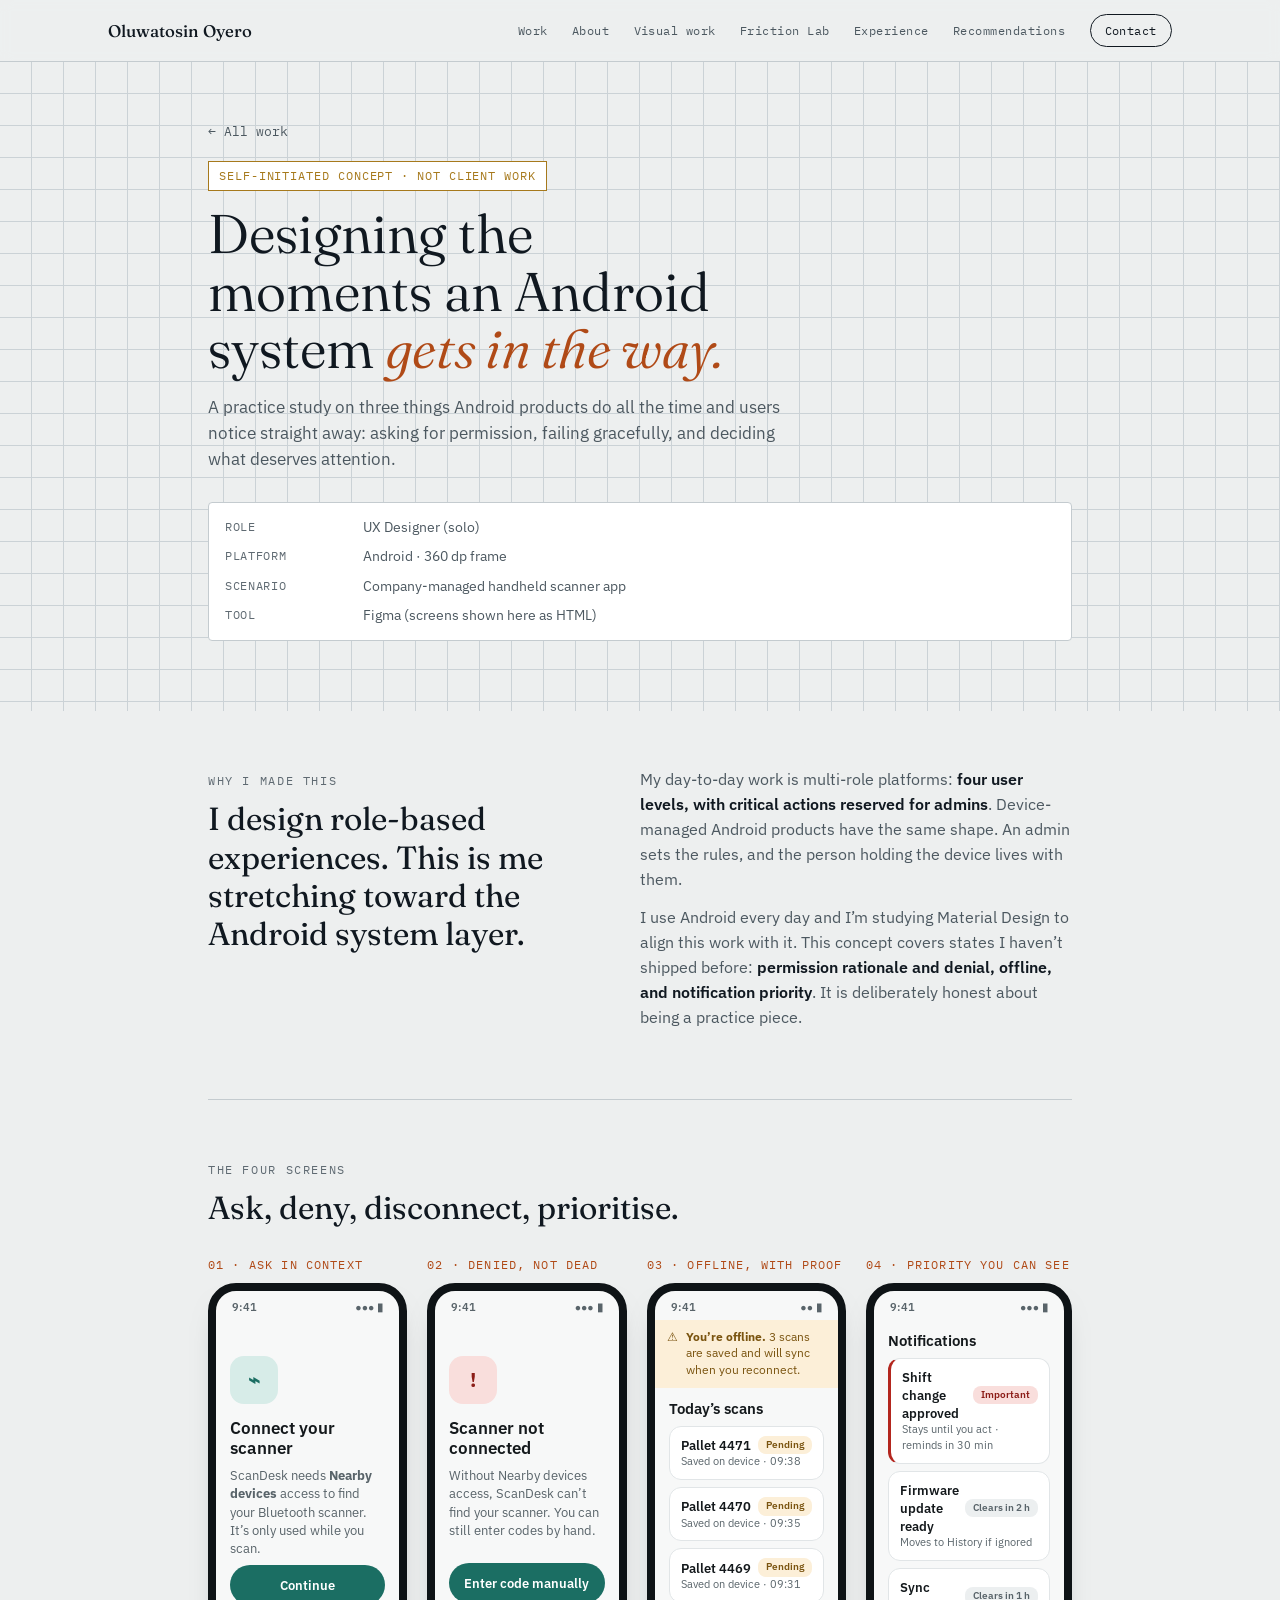
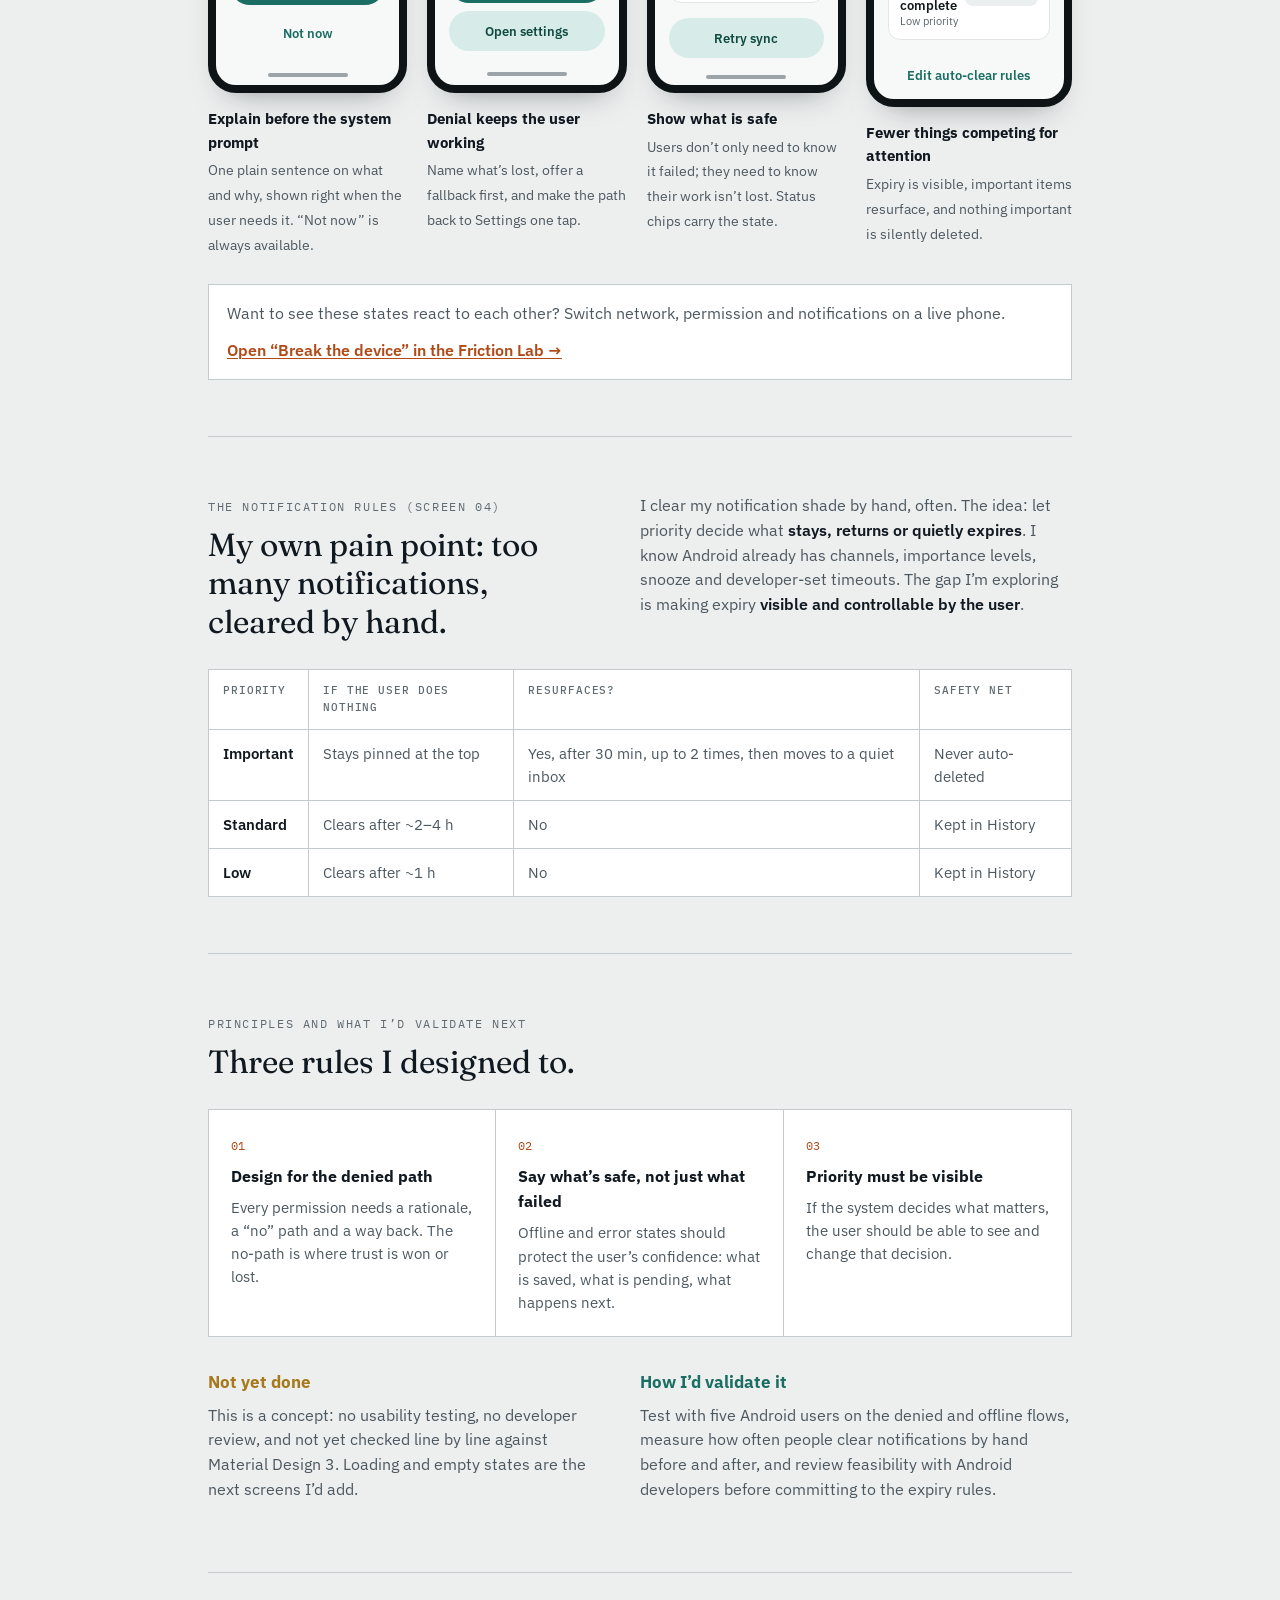
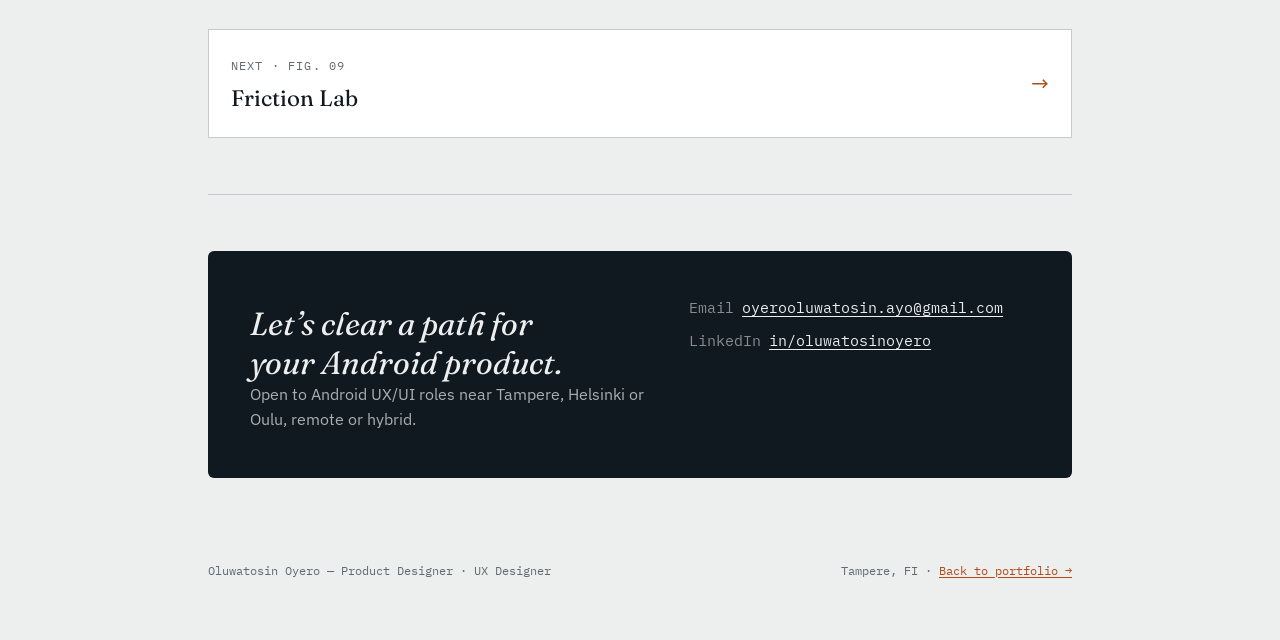
<file: android-concept.html>
<!DOCTYPE html>
<html lang="en">
<head>
<meta charset="UTF-8">
<meta name="viewport" content="width=device-width, initial-scale=1">
<title>Android Concept · Oluwatosin Oyero</title>
<meta name="description" content="A self-initiated Android UX concept by Oluwatosin Oyero: a permission flow with a denied state, an offline state, and a notification expiry idea.">
<link rel="preconnect" href="https://fonts.googleapis.com">
<link rel="preconnect" href="https://fonts.gstatic.com" crossorigin>
<link href="https://fonts.googleapis.com/css2?family=Fraunces:ital,opsz,wght@0,9..144,340;0,9..144,480;1,9..144,340;1,9..144,420&family=IBM+Plex+Sans:wght@400;500;600&family=IBM+Plex+Mono:wght@400;500&display=swap" rel="stylesheet">
<link rel="stylesheet" href="styles.css">
<style>
  .concept-flag {
    display: inline-flex; align-items: center; gap: 8px; padding: 5px 10px;
    font-family: "IBM Plex Mono", monospace; font-size: 0.72rem; letter-spacing: 0.08em; text-transform: uppercase;
    background: var(--surface); border: 1px solid var(--pending); color: var(--pending);
  }
  section.block { padding: 56px 0; border-bottom: 1px solid var(--rule); }
  section.block:last-of-type { border-bottom: 0; }
  .block h2 { font-family: "Fraunces", serif; font-weight: 400; font-size: clamp(1.5rem, 3.4vw, 2rem); line-height: 1.2; margin: 8px 0 0; text-wrap: balance; }
  .two { display: grid; grid-template-columns: 1fr 1.1fr; gap: 40px; align-items: start; }
  .two p { color: var(--ink-soft); margin: 0 0 14px; }
  .two p strong { color: var(--ink); font-weight: 600; }

  /* ---------- screens ---------- */
  .screens { display: grid; grid-template-columns: repeat(4, 1fr); gap: 20px; margin-top: 28px; }
  .fig { display: flex; flex-direction: column; }
  .step { font-family: "IBM Plex Mono", monospace; font-size: 0.72rem; letter-spacing: 0.1em; text-transform: uppercase; color: var(--accent); margin-bottom: 10px; }
  .phone {
    --p-bg: #F7F8F8; --p-surface: #FFFFFF; --p-ink: #14191C; --p-soft: #59646A; --p-line: #E1E5E7;
    --p-accent: #1B6E63; --p-accent-soft: #D7ECE8;
    width: 100%; max-width: 260px; aspect-ratio: 9 / 18.5; background: var(--p-bg); color: var(--p-ink);
    border-radius: 28px; border: 8px solid #0E1316; overflow: hidden; display: flex; flex-direction: column;
    font-size: 12.5px; line-height: 1.45; box-shadow: 0 16px 32px -20px rgba(16,24,32,0.5);
  }
  .status { display: flex; justify-content: space-between; padding: 9px 16px 4px; font-size: 10.5px; font-weight: 600; color: var(--p-soft); }
  .body { flex: 1; padding: 12px 14px; display: flex; flex-direction: column; }
  .icon { width: 48px; height: 48px; border-radius: 14px; background: var(--p-accent-soft); color: var(--p-accent); display: grid; place-items: center; font-size: 20px; font-weight: 700; margin: 24px 0 14px; }
  .icon.err { background: #F9DEDC; color: #8C1D18; }
  .phone h4 { font-size: 17px; font-weight: 600; line-height: 1.2; margin: 0 0 8px; }
  .phone p { color: var(--p-soft); margin: 0; }
  .spacer { flex: 1; }
  .pbtn { height: 40px; border-radius: 20px; display: flex; align-items: center; justify-content: center; font-weight: 600; font-size: 12.5px; margin-top: 8px; }
  .pbtn.fill { background: var(--p-accent); color: #fff; }
  .pbtn.tonal { background: var(--p-accent-soft); color: #0F4A42; }
  .pbtn.text { color: var(--p-accent); }
  .chip { display: inline-block; font-size: 10px; font-weight: 600; padding: 2px 8px; border-radius: 8px; white-space: nowrap; }
  .chip.pending { background: #FCEFD8; color: #7A5410; }
  .chip.imp { background: #F9DEDC; color: #8C1D18; }
  .chip.exp { background: #ECEFF0; color: var(--p-soft); }
  .banner { background: #FCEFD8; color: #7A5410; padding: 9px 12px; display: flex; gap: 8px; font-size: 11.5px; }
  .item { background: var(--p-surface); border: 1px solid var(--p-line); border-radius: 12px; padding: 9px 11px; margin-bottom: 7px; }
  .item.imp { border-left: 3px solid #B3261E; }
  .item .t { font-weight: 600; }
  .item .s { color: var(--p-soft); font-size: 11px; }
  .row { display: flex; justify-content: space-between; align-items: center; gap: 6px; }
  .nav-bar { height: 22px; display: flex; justify-content: center; align-items: center; }
  .nav-bar i { width: 80px; height: 4px; border-radius: 2px; background: #9AA4A9; }
  .caption { margin-top: 14px; }
  .caption strong { display: block; font-size: 0.95rem; margin-bottom: 3px; }
  .caption span { color: var(--ink-soft); font-size: 0.88rem; }

  .lab-callout {
    margin-top: 28px; padding: 16px 18px; background: var(--surface); border: 1px solid var(--rule);
    display: flex; flex-wrap: wrap; align-items: center; justify-content: space-between; gap: 12px;
  }
  .lab-callout p { margin: 0; color: var(--ink-soft); }
  .lab-callout a { font-weight: 600; }

  /* ---------- rules table ---------- */
  .scroll { overflow-x: auto; margin-top: 28px; }
  .rules { width: 100%; border-collapse: collapse; background: var(--surface); font-size: 0.93rem; min-width: 520px; }
  .rules th, .rules td { text-align: left; padding: 12px 14px; border: 1px solid var(--rule); vertical-align: top; }
  .rules th { font-family: "IBM Plex Mono", monospace; font-size: 0.7rem; letter-spacing: 0.08em; text-transform: uppercase; color: var(--ink-faint); font-weight: 500; }
  .rules td { color: var(--ink-soft); }
  .rules td:first-child { color: var(--ink); font-weight: 600; white-space: nowrap; }

  /* ---------- principles ---------- */
  .cards { display: grid; grid-template-columns: repeat(3, 1fr); gap: 0; margin-top: 28px; border: 1px solid var(--rule); background: var(--surface); }
  .card { padding: 22px; border-right: 1px solid var(--rule); }
  .card:last-child { border-right: 0; }
  .card .n { font-family: "IBM Plex Mono", monospace; font-size: 0.72rem; color: var(--accent); }
  .card h3 { font-size: 1.02rem; margin: 6px 0 8px; }
  .card p { color: var(--ink-soft); margin: 0; font-size: 0.93rem; }
  .honest { margin-top: 32px; }
  .honest h3 { font-size: 1.05rem; margin: 0 0 8px; }
  .honest .k { color: var(--pending); }
  .honest .v { color: var(--verify); }

  @media (max-width: 960px) {
    .screens { grid-template-columns: repeat(2, 1fr); gap: 28px 20px; }
  }
  @media (max-width: 760px) {
    .two { grid-template-columns: 1fr; gap: 18px; }
    .cards { grid-template-columns: 1fr; }
    .card { border-right: 0; border-bottom: 1px solid var(--rule); }
    .card:last-child { border-bottom: 0; }
  }
  @media (max-width: 560px) {
    .wrap { padding: 0 16px; }
    .nav { padding: 14px 16px; }
    .nav-links { display: none; }
    .screens { grid-template-columns: 1fr; }
    .phone { max-width: 280px; margin: 0 auto; }
    .step, .caption { max-width: 280px; margin-left: auto; margin-right: auto; width: 100%; }
  }
</style>
</head>
<body>
<a class="skip" href="#main">Skip to content</a>

<header class="site">
  <nav class="nav">
    <a class="nav-name" href="index.html" style="color:inherit;text-decoration:none">Oluwatosin Oyero</a>
    <ul class="nav-links">
      <li><a href="index.html#work">Work</a></li>
      <li><a href="index.html#about">About</a></li>
      <li><a href="visual-work.html">Visual work</a></li>
      <li><a href="lab.html">Friction Lab</a></li>
      <li><a href="index.html#experience">Experience</a></li>
      <li><a href="index.html#recommendations">Recommendations</a></li>
      <li><a href="index.html#contact">Contact</a></li>
    </ul>
  </nav>
</header>

<section class="page-hero">
  <div class="wrap">
    <a class="back" href="index.html#work">← All work</a>
    <div style="height:18px"></div>
    <span class="concept-flag">Self-initiated concept · not client work</span>
    <h1 class="display">Designing the moments an Android system <em>gets in the way.</em></h1>
    <p class="lede">A practice study on three things Android products do all the time and users notice straight away: asking for permission, failing gracefully, and deciding what deserves attention.</p>
    <dl class="spec-table">
      <dt>Role</dt><dd>UX Designer (solo)</dd>
      <dt>Platform</dt><dd>Android · 360 dp frame</dd>
      <dt>Scenario</dt><dd>Company-managed handheld scanner app</dd>
      <dt>Tool</dt><dd>Figma (screens shown here as HTML)</dd>
    </dl>
  </div>
</section>

<main id="main" class="wrap">

  <section class="block">
    <div class="two">
      <div>
        <span class="eyebrow">Why I made this</span>
        <h2>I design role-based experiences. This is me stretching toward the Android system layer.</h2>
      </div>
      <div>
        <p>My day-to-day work is multi-role platforms: <strong>four user levels, with critical actions reserved for admins</strong>. Device-managed Android products have the same shape. An admin sets the rules, and the person holding the device lives with them.</p>
        <p>I use Android every day and I’m studying Material Design to align this work with it. This concept covers states I haven’t shipped before: <strong>permission rationale and denial, offline, and notification priority</strong>. It is deliberately honest about being a practice piece.</p>
      </div>
    </div>
  </section>

  <section class="block">
    <span class="eyebrow">The four screens</span>
    <h2>Ask, deny, disconnect, prioritise.</h2>
    <div class="screens">

      <div class="fig">
        <span class="step">01 · Ask in context</span>
        <div class="phone" role="img" aria-label="Screen: Connect your scanner, with Continue and Not now buttons">
          <div class="status"><span>9:41</span><span>●●● ▮</span></div>
          <div class="body">
            <div class="icon">⌁</div>
            <h4>Connect your scanner</h4>
            <p>ScanDesk needs <b>Nearby devices</b> access to find your Bluetooth scanner. It’s only used while you scan.</p>
            <div class="spacer"></div>
            <div class="pbtn fill">Continue</div>
            <div class="pbtn text">Not now</div>
          </div>
          <div class="nav-bar"><i></i></div>
        </div>
        <div class="caption"><strong>Explain before the system prompt</strong><span>One plain sentence on what and why, shown right when the user needs it. “Not now” is always available.</span></div>
      </div>

      <div class="fig">
        <span class="step">02 · Denied, not dead</span>
        <div class="phone" role="img" aria-label="Screen: Scanner not connected, with Enter code manually and Open settings buttons">
          <div class="status"><span>9:41</span><span>●●● ▮</span></div>
          <div class="body">
            <div class="icon err">!</div>
            <h4>Scanner not connected</h4>
            <p>Without Nearby devices access, ScanDesk can’t find your scanner. You can still enter codes by hand.</p>
            <div class="spacer"></div>
            <div class="pbtn fill">Enter code manually</div>
            <div class="pbtn tonal">Open settings</div>
          </div>
          <div class="nav-bar"><i></i></div>
        </div>
        <div class="caption"><strong>Denial keeps the user working</strong><span>Name what’s lost, offer a fallback first, and make the path back to Settings one tap.</span></div>
      </div>

      <div class="fig">
        <span class="step">03 · Offline, with proof</span>
        <div class="phone" role="img" aria-label="Screen: offline banner saying 3 scans are saved, with a list of pending scans">
          <div class="status"><span>9:41</span><span>●● ▮</span></div>
          <div class="banner"><span>⚠</span><span><b>You’re offline.</b> 3 scans are saved and will sync when you reconnect.</span></div>
          <div class="body">
            <h4 style="font-size:15px">Today’s scans</h4>
            <div class="item"><div class="row"><span class="t">Pallet 4471</span><span class="chip pending">Pending</span></div><div class="s">Saved on device · 09:38</div></div>
            <div class="item"><div class="row"><span class="t">Pallet 4470</span><span class="chip pending">Pending</span></div><div class="s">Saved on device · 09:35</div></div>
            <div class="item"><div class="row"><span class="t">Pallet 4469</span><span class="chip pending">Pending</span></div><div class="s">Saved on device · 09:31</div></div>
            <div class="spacer"></div>
            <div class="pbtn tonal">Retry sync</div>
          </div>
          <div class="nav-bar"><i></i></div>
        </div>
        <div class="caption"><strong>Show what is safe</strong><span>Users don’t only need to know it failed; they need to know their work isn’t lost. Status chips carry the state.</span></div>
      </div>

      <div class="fig">
        <span class="step">04 · Priority you can see</span>
        <div class="phone" role="img" aria-label="Screen: notifications grouped by priority, with visible auto-clear times">
          <div class="status"><span>9:41</span><span>●●● ▮</span></div>
          <div class="body">
            <h4 style="font-size:15px">Notifications</h4>
            <div class="item imp"><div class="row"><span class="t">Shift change approved</span><span class="chip imp">Important</span></div><div class="s">Stays until you act · reminds in 30 min</div></div>
            <div class="item"><div class="row"><span class="t">Firmware update ready</span><span class="chip exp">Clears in 2 h</span></div><div class="s">Moves to History if ignored</div></div>
            <div class="item"><div class="row"><span class="t">Sync complete</span><span class="chip exp">Clears in 1 h</span></div><div class="s">Low priority</div></div>
            <div class="spacer"></div>
            <div class="pbtn text">Edit auto-clear rules</div>
          </div>
          <div class="nav-bar"><i></i></div>
        </div>
        <div class="caption"><strong>Fewer things competing for attention</strong><span>Expiry is visible, important items resurface, and nothing important is silently deleted.</span></div>
      </div>

    </div>

    <div class="lab-callout">
      <p>Want to see these states react to each other? Switch network, permission and notifications on a live phone.</p>
      <a href="lab.html#break">Open “Break the device” in the Friction Lab →</a>
    </div>
  </section>

  <section class="block">
    <div class="two">
      <div>
        <span class="eyebrow">The notification rules (screen 04)</span>
        <h2>My own pain point: too many notifications, cleared by hand.</h2>
      </div>
      <p>I clear my notification shade by hand, often. The idea: let priority decide what <strong>stays, returns or quietly expires</strong>. I know Android already has channels, importance levels, snooze and developer-set timeouts. The gap I’m exploring is making expiry <strong>visible and controllable by the user</strong>.</p>
    </div>
    <div class="scroll">
      <table class="rules">
        <thead><tr><th scope="col">Priority</th><th scope="col">If the user does nothing</th><th scope="col">Resurfaces?</th><th scope="col">Safety net</th></tr></thead>
        <tbody>
          <tr><td>Important</td><td>Stays pinned at the top</td><td>Yes, after 30 min, up to 2 times, then moves to a quiet inbox</td><td>Never auto-deleted</td></tr>
          <tr><td>Standard</td><td>Clears after ~2–4 h</td><td>No</td><td>Kept in History</td></tr>
          <tr><td>Low</td><td>Clears after ~1 h</td><td>No</td><td>Kept in History</td></tr>
        </tbody>
      </table>
    </div>
  </section>

  <section class="block">
    <span class="eyebrow">Principles and what I’d validate next</span>
    <h2>Three rules I designed to.</h2>
    <div class="cards">
      <div class="card"><span class="n">01</span><h3>Design for the denied path</h3><p>Every permission needs a rationale, a “no” path and a way back. The no-path is where trust is won or lost.</p></div>
      <div class="card"><span class="n">02</span><h3>Say what’s safe, not just what failed</h3><p>Offline and error states should protect the user’s confidence: what is saved, what is pending, what happens next.</p></div>
      <div class="card"><span class="n">03</span><h3>Priority must be visible</h3><p>If the system decides what matters, the user should be able to see and change that decision.</p></div>
    </div>
    <div class="two honest">
      <div>
        <h3 class="k">Not yet done</h3>
        <p>This is a concept: no usability testing, no developer review, and not yet checked line by line against Material Design 3. Loading and empty states are the next screens I’d add.</p>
      </div>
      <div>
        <h3 class="v">How I’d validate it</h3>
        <p>Test with five Android users on the denied and offline flows, measure how often people clear notifications by hand before and after, and review feasibility with Android developers before committing to the expiry rules.</p>
      </div>
    </div>
  </section>

  <section class="block">
    <a class="next-case" href="lab.html">
      <span><span class="k">Next · FIG. 09</span><b>Friction Lab</b></span>
      <span class="arrow" aria-hidden="true">→</span>
    </a>
  </section>

  <section class="block" id="contact" style="border-bottom:none">
    <div class="contact-panel">
      <div>
        <h2>Let’s clear a path for your Android product.</h2>
        <p>Open to Android UX/UI roles near Tampere, Helsinki or Oulu, remote or hybrid.</p>
      </div>
      <ul class="contact-links">
        <li><span>Email</span><a href="mailto:oyerooluwatosin.ayo@gmail.com">oyerooluwatosin.ayo@gmail.com</a></li>
        <li><span>LinkedIn</span><a href="https://www.linkedin.com/in/oluwatosinoyero/" target="_blank" rel="noopener">in/oluwatosinoyero</a></li>
      </ul>
    </div>
  </section>

  <footer>
    <span>Oluwatosin Oyero — Product Designer · UX Designer</span>
    <span class="mono">Tampere, FI · <a href="index.html">Back to portfolio →</a></span>
  </footer>
</main>

</body>
</html>
</file>
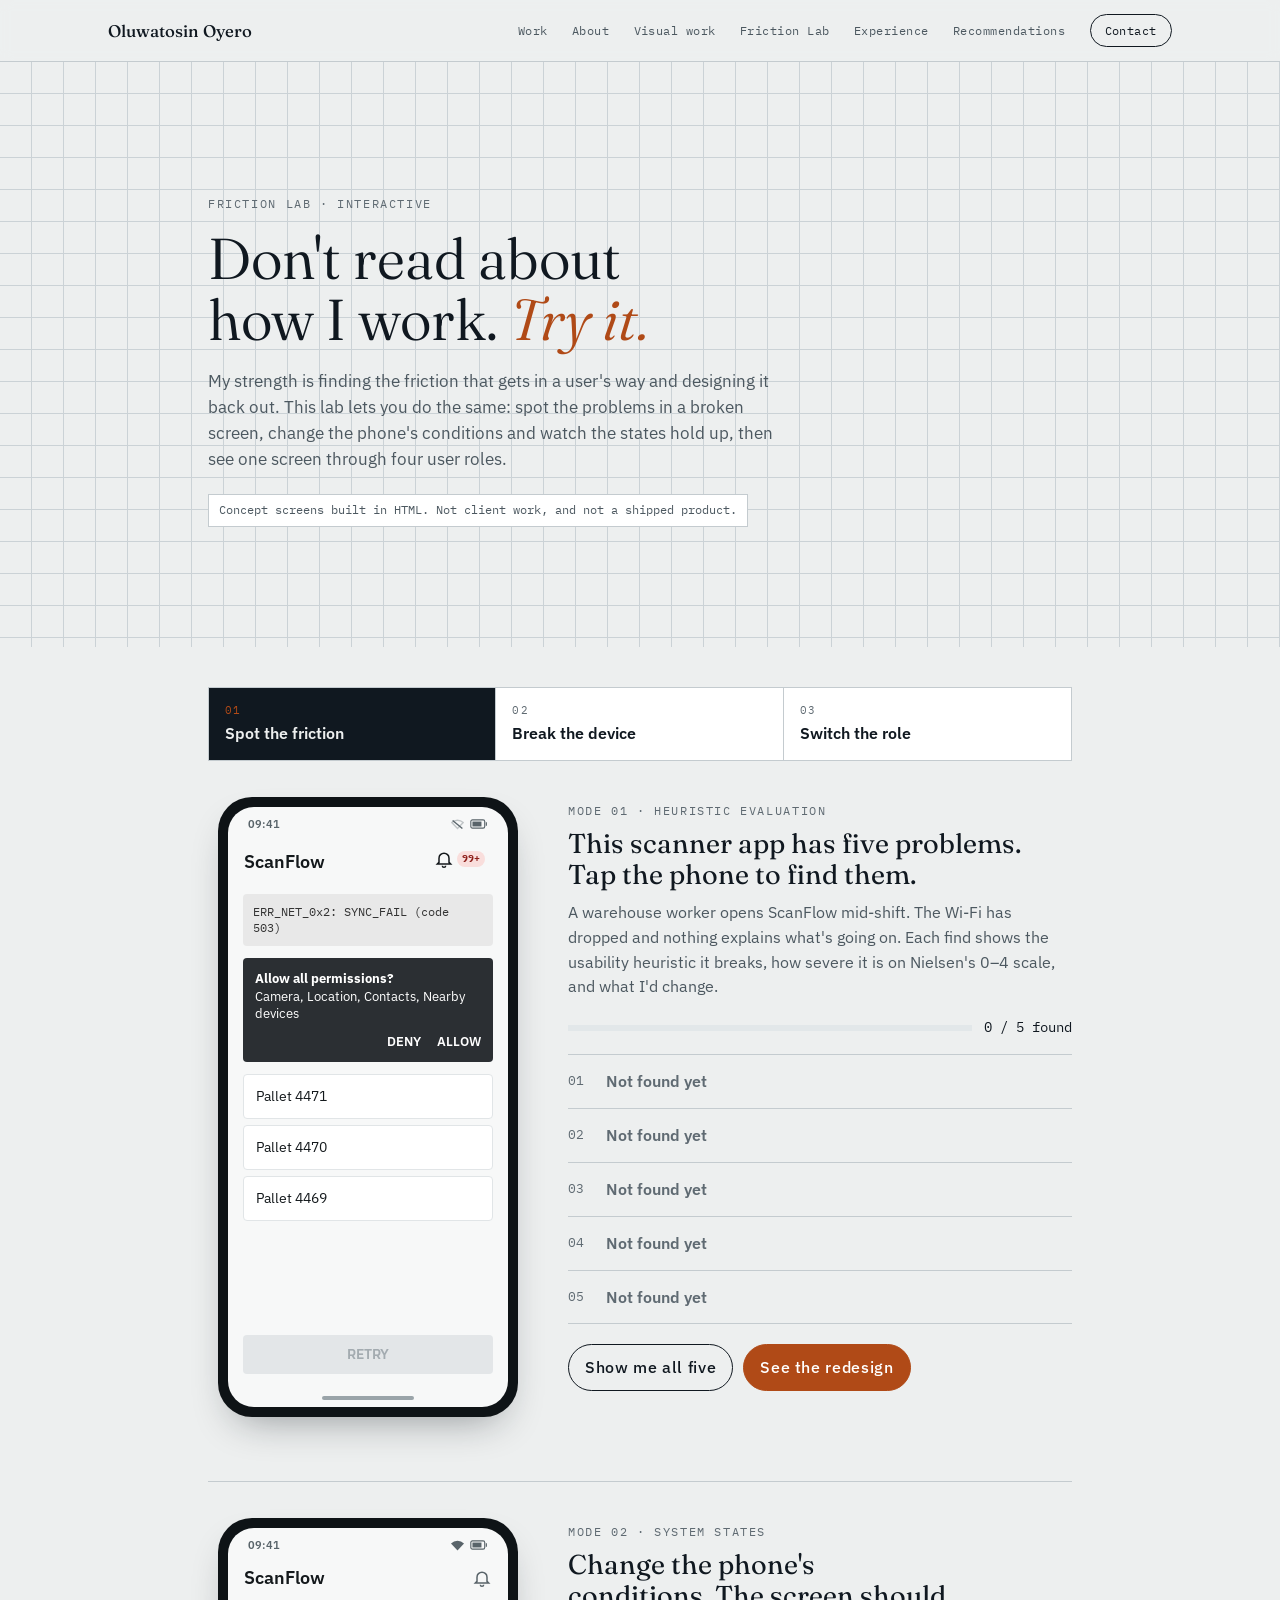
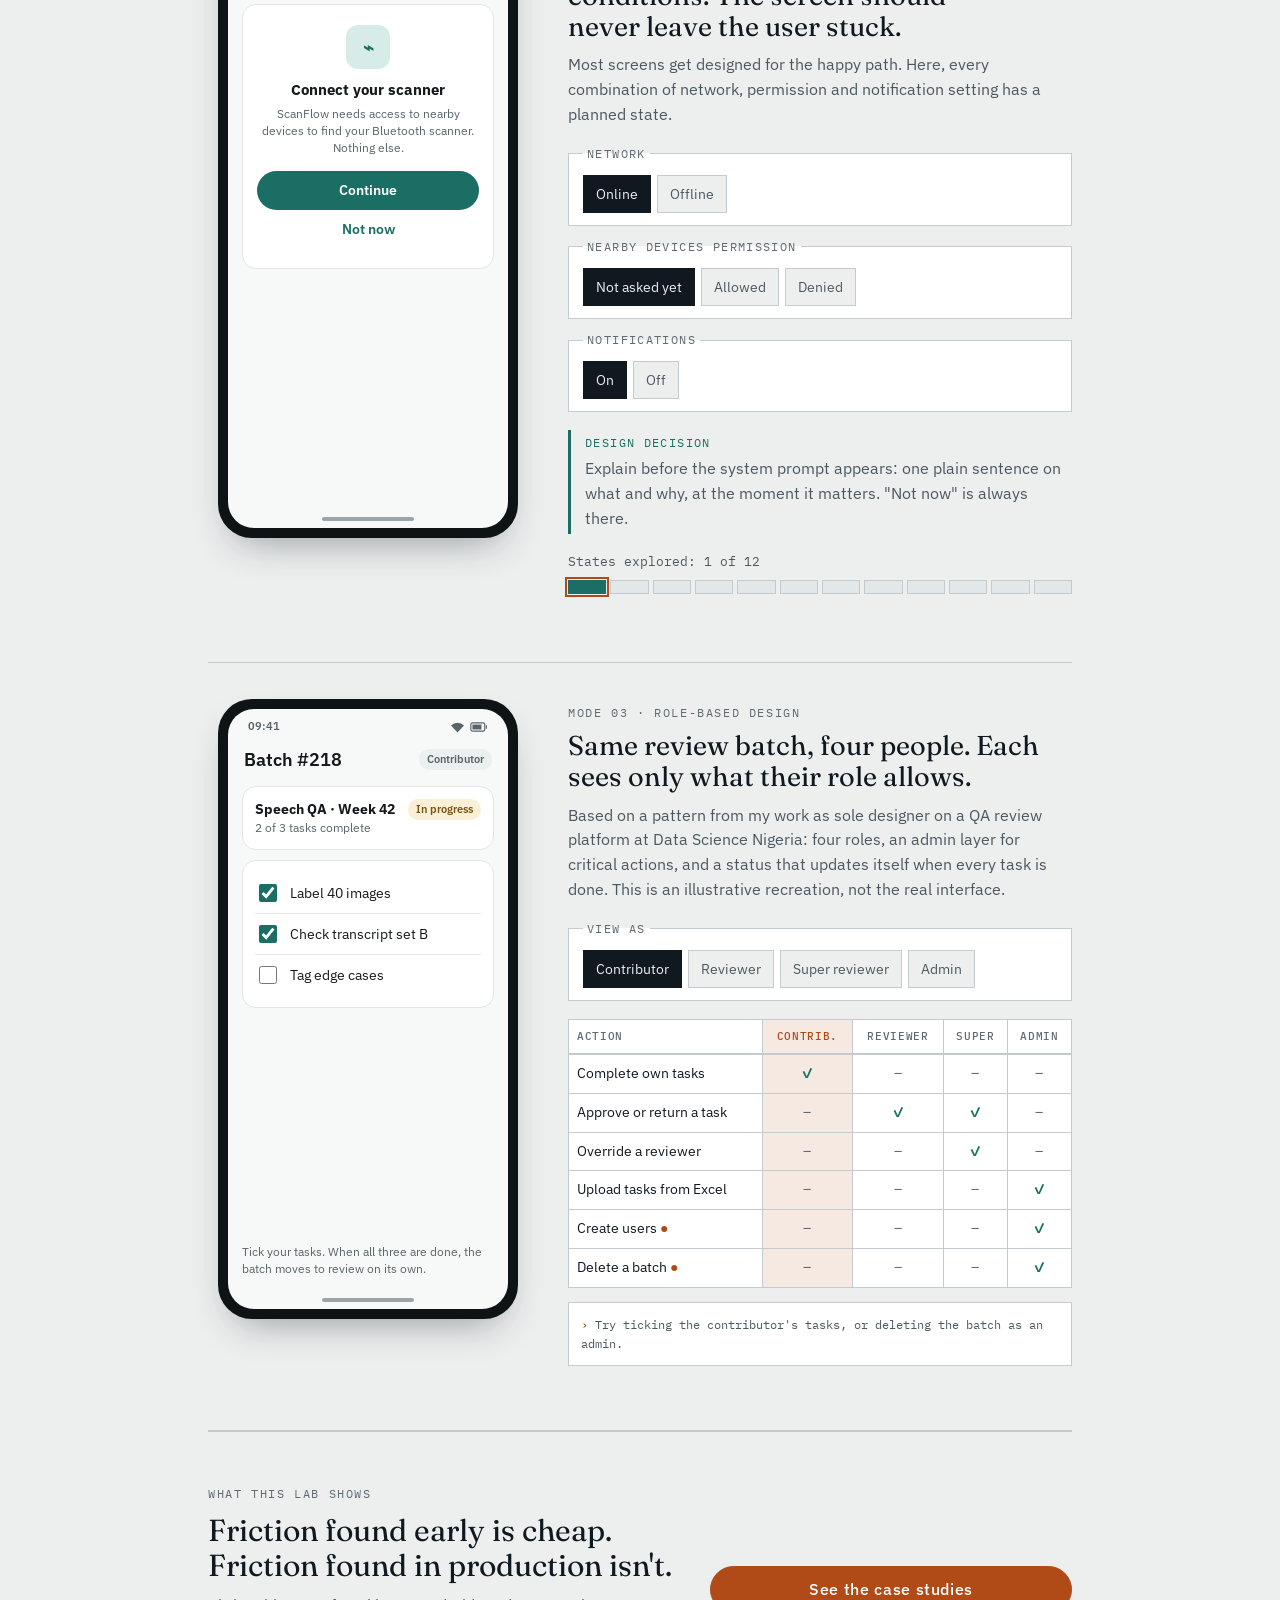
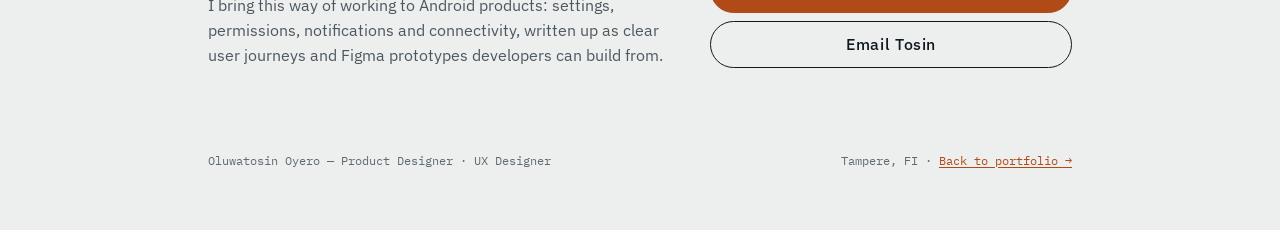
<file: lab.html>
<!DOCTYPE html>
<html lang="en">
<head>
<meta charset="UTF-8">
<title>Friction Lab · Oluwatosin Oyero</title>
<meta name="viewport" content="width=device-width, initial-scale=1">
<meta name="description" content="An interactive lab by Oluwatosin Oyero: find the friction in an Android flow, break the device's state, and see one screen through four user roles.">
<link rel="preconnect" href="https://fonts.googleapis.com">
<link rel="preconnect" href="https://fonts.gstatic.com" crossorigin>
<link href="https://fonts.googleapis.com/css2?family=Fraunces:ital,opsz,wght@0,9..144,340;0,9..144,480;1,9..144,340;1,9..144,420&family=IBM+Plex+Sans:wght@400;500;600&family=IBM+Plex+Mono:wght@400;500&display=swap" rel="stylesheet">
<link rel="stylesheet" href="styles.css">
<style>
  /* ---------- lab hero ---------- */
  .lab-hero {
    border-bottom: 1px solid var(--rule);
    background-image:
      linear-gradient(var(--grid-line) 1px, transparent 1px),
      linear-gradient(90deg, var(--grid-line) 1px, transparent 1px);
    background-size: 32px 32px;
    background-position: -1px -1px;
  }
  .lab-hero .wrap { padding-top: 64px; padding-bottom: 56px; }
  .lab-hero h1 {
    font-size: clamp(2.1rem, 6vw, 3.6rem);
    line-height: 1.05;
    font-weight: 340;
    margin: 14px 0 18px;
    max-width: 16ch;
  }
  .lab-hero h1 em { color: var(--accent); font-style: italic; }
  .lab-hero .lede { color: var(--ink-soft); max-width: 58ch; margin: 0; font-size: 1.05rem; }
  .lab-hero .note {
    display: inline-block; margin-top: 22px; padding: 6px 10px;
    font-family: "IBM Plex Mono", monospace; font-size: 0.74rem;
    background: var(--surface); border: 1px solid var(--rule); color: var(--ink-soft);
  }

  /* ---------- mode tabs ---------- */
  .tabs {
    display: grid; grid-template-columns: repeat(3, 1fr);
    border: 1px solid var(--rule); background: var(--surface);
    margin: 40px 0 0;
  }
  .tab {
    appearance: none; border: 0; background: transparent; color: var(--ink-soft);
    font: inherit; text-align: left; padding: 14px 16px; cursor: pointer;
    border-right: 1px solid var(--rule); position: relative;
  }
  .tab:last-child { border-right: 0; }
  .tab .n { display: block; font-family: "IBM Plex Mono", monospace; font-size: 0.7rem; letter-spacing: 0.12em; color: var(--ink-faint); }
  .tab .t { display: block; font-weight: 600; color: var(--ink); margin-top: 2px; }
  .tab[aria-selected="true"] { background: var(--ink); }
  .tab[aria-selected="true"] .t { color: var(--bg); }
  .tab[aria-selected="true"] .n { color: var(--accent); }
  .tab:focus-visible { outline: 2px solid var(--focus); outline-offset: -4px; }

  /* ---------- stage: phone + panel ---------- */
  .stage {
    display: grid; grid-template-columns: 320px 1fr; gap: 40px;
    padding: 36px 0 64px; align-items: start;
  }
  .panel h2 {
    font-family: "Fraunces", serif; font-weight: 400; font-size: 1.7rem;
    line-height: 1.15; margin: 6px 0 10px; text-wrap: balance;
  }
  .panel > p { color: var(--ink-soft); margin: 0 0 18px; max-width: 56ch; }

  .phone {
    width: 300px; margin: 0 auto; background: #0E1316; border-radius: 34px;
    padding: 10px; box-shadow: 0 18px 40px -18px rgba(16,24,32,0.45);
    position: sticky; top: 84px;
  }
  .screen {
    --p-bg: #F7F8F8; --p-surface: #FFFFFF; --p-ink: #14191C; --p-soft: #59646A;
    --p-line: #E1E5E7; --p-accent: #1B6E63; --p-accent-soft: #D7ECE8;
    --p-warn-bg: #FCEFD8; --p-warn: #7A5410; --p-err-bg: #F9DEDC; --p-err: #8C1D18;
    background: var(--p-bg); color: var(--p-ink); border-radius: 26px; overflow: hidden;
    height: 600px; display: flex; flex-direction: column; font-size: 13.5px; line-height: 1.4;
    position: relative;
  }
  .sb { display: flex; justify-content: space-between; padding: 10px 20px 4px; font-size: 11px; font-weight: 600; color: var(--p-soft); }
  .sb .icons { display: flex; gap: 6px; align-items: center; }
  .sb .icons span { display: inline-flex; }
  .appbar { display: flex; align-items: center; justify-content: space-between; padding: 8px 16px 10px; }
  .appbar h3 { margin: 0; font-size: 18px; font-weight: 600; }
  .body { flex: 1; padding: 4px 14px 14px; display: flex; flex-direction: column; gap: 10px; overflow: auto; }
  .gesture { height: 18px; display: flex; justify-content: center; align-items: center; }
  .gesture i { width: 92px; height: 4px; border-radius: 4px; background: #9AA4A9; }

  .p-card { background: var(--p-surface); border: 1px solid var(--p-line); border-radius: 14px; padding: 12px; }
  .p-row { display: flex; justify-content: space-between; align-items: center; gap: 8px; }
  .p-sub { color: var(--p-soft); font-size: 12px; }
  .p-btn {
    display: block; width: 100%; text-align: center; border-radius: 20px; padding: 10px 12px;
    font: inherit; font-weight: 600; border: 0; cursor: pointer;
  }
  .p-btn.fill { background: var(--p-accent); color: #fff; }
  .p-btn.tonal { background: var(--p-accent-soft); color: #0F4A42; }
  .p-btn.text { background: transparent; color: var(--p-accent); }
  .p-btn.danger { background: var(--p-err); color: #fff; }
  .p-btn.grey { background: #E3E6E8; color: #A3ABB0; }
  .p-btn[disabled] { opacity: 0.45; cursor: not-allowed; }
  .chip { font-size: 11px; font-weight: 600; padding: 3px 8px; border-radius: 10px; white-space: nowrap; }
  .chip.ok { background: var(--p-accent-soft); color: #0F4A42; }
  .chip.pend { background: var(--p-warn-bg); color: var(--p-warn); }
  .chip.err { background: var(--p-err-bg); color: var(--p-err); }
  .chip.mute { background: #ECEFF0; color: var(--p-soft); }
  .banner { display: flex; gap: 8px; padding: 10px 12px; border-radius: 12px; font-size: 12.5px; }
  .banner.warn { background: var(--p-warn-bg); color: var(--p-warn); }
  .banner.err { background: var(--p-err-bg); color: var(--p-err); }
  .banner.info { background: var(--p-accent-soft); color: #0F4A42; }
  .banner b { font-weight: 600; }
  .icon-tile {
    width: 44px; height: 44px; border-radius: 12px; display: grid; place-items: center;
    background: var(--p-accent-soft); color: var(--p-accent); font-weight: 700; font-size: 18px;
  }
  .scrim { position: absolute; inset: 0; background: rgba(10,14,16,0.45); display: flex; align-items: center; padding: 18px; z-index: 3; }
  .sheet { background: var(--p-surface); border-radius: 22px; padding: 18px; width: 100%; }
  .sheet h4 { margin: 0 0 6px; font-size: 16px; }
  .sheet p { margin: 0 0 12px; color: var(--p-soft); font-size: 12.5px; }
  .sheet input { width: 100%; font: inherit; padding: 9px 10px; border: 1px solid var(--p-line); border-radius: 8px; margin-bottom: 10px; }

  /* ---------- mode 1: hotspots ---------- */
  .hs {
    appearance: none; font: inherit; color: inherit; text-align: left; cursor: pointer;
    border: 1px dashed transparent; background: transparent; padding: 0; position: relative; width: 100%;
    border-radius: 12px;
  }
  .hs:hover { border-color: rgba(196,83,27,0.45); }
  .hs:focus-visible { outline: 2px solid var(--accent); outline-offset: 2px; }
  .hs.found { border: 1.5px solid var(--accent); }
  .hs .pin {
    position: absolute; top: -8px; right: -6px; width: 20px; height: 20px; border-radius: 50%;
    background: var(--accent); color: #fff; font: 600 11px/20px "IBM Plex Mono", monospace; text-align: center;
    display: none; z-index: 2;
  }
  .hs.found .pin { display: block; }
  .bell-btn { width: auto; padding: 4px 6px; }
  .bad-err { background: #E8E8E8; color: #333; font-family: "IBM Plex Mono", monospace; font-size: 11.5px; padding: 10px; border-radius: 4px; }
  .bad-perm { background: #2B2F33; color: #fff; padding: 12px; border-radius: 4px; font-size: 12.5px; }
  .bad-list .p-card { border-radius: 4px; margin-bottom: 6px; }
  .miss {
    position: absolute; left: 50%; bottom: 30px; transform: translateX(-50%);
    background: #14191C; color: #fff; font-size: 12px; padding: 6px 12px; border-radius: 14px;
    opacity: 0; transition: opacity .2s; pointer-events: none; white-space: nowrap; z-index: 4;
  }
  .miss.show { opacity: 1; }

  .meter { display: flex; align-items: center; gap: 12px; margin: 0 0 16px; }
  .meter .bar { flex: 1; height: 6px; background: var(--surface-2); position: relative; overflow: hidden; }
  .meter .bar i { position: absolute; inset: 0 auto 0 0; width: 0; background: var(--accent); transition: width .3s; }
  .meter .count { font-family: "IBM Plex Mono", monospace; font-size: 0.85rem; }

  .findings { list-style: none; margin: 0; padding: 0; border-top: 1px solid var(--rule); }
  .findings li { border-bottom: 1px solid var(--rule); padding: 14px 0; display: grid; grid-template-columns: 28px 1fr; gap: 10px; }
  .findings li.locked { color: var(--ink-faint); }
  .findings .num { font-family: "IBM Plex Mono", monospace; font-size: 0.8rem; color: var(--accent); padding-top: 2px; }
  .findings li.locked .num { color: var(--ink-faint); }
  .findings h3 { margin: 0; font-size: 1rem; font-weight: 600; }
  .findings .heur { font-family: "IBM Plex Mono", monospace; font-size: 0.72rem; color: var(--ink-faint); margin: 3px 0 6px; letter-spacing: 0.02em; }
  .findings .sev { color: var(--accent); }
  .findings p { margin: 0; color: var(--ink-soft); font-size: 0.93rem; }
  .findings .fix { margin-top: 6px; }
  .findings .fix b { color: var(--verify); font-weight: 600; }

  .controls { display: flex; flex-wrap: wrap; gap: 10px; margin-top: 20px; }
  .btn {
    appearance: none; font: inherit; font-weight: 500; cursor: pointer; padding: 10px 16px;
    border: 1px solid var(--ink); background: transparent; color: var(--ink);
  }
  .btn.primary { background: var(--accent); border-color: var(--accent); color: var(--accent-ink); }
  .btn:focus-visible { outline: 2px solid var(--focus); outline-offset: 3px; }
  .btn[aria-pressed="true"] { background: var(--ink); color: var(--bg); }

  /* ---------- mode 2: device conditions ---------- */
  .cond { border: 1px solid var(--rule); background: var(--surface); margin: 0 0 12px; padding: 12px 14px; }
  .cond legend { font-family: "IBM Plex Mono", monospace; font-size: 0.72rem; letter-spacing: 0.12em; text-transform: uppercase; color: var(--ink-faint); padding: 0 4px; }
  .seg { display: flex; flex-wrap: wrap; gap: 6px; }
  .seg label { position: relative; }
  .seg input { position: absolute; opacity: 0; inset: 0; margin: 0; cursor: pointer; }
  .seg span { display: inline-block; padding: 7px 12px; border: 1px solid var(--rule); font-size: 0.9rem; color: var(--ink-soft); background: var(--bg); }
  .seg input:checked + span { background: var(--ink); color: var(--bg); border-color: var(--ink); }
  .seg input:focus-visible + span { outline: 2px solid var(--focus); outline-offset: 2px; }
  .why { border-left: 3px solid var(--verify); padding: 4px 0 4px 14px; margin: 18px 0; }
  .why .k { font-family: "IBM Plex Mono", monospace; font-size: 0.72rem; letter-spacing: 0.12em; text-transform: uppercase; color: var(--verify); }
  .why p { margin: 4px 0 0; color: var(--ink-soft); }
  .coverage { display: grid; grid-template-columns: repeat(12, 1fr); gap: 4px; margin: 8px 0 4px; }
  .coverage i { height: 14px; background: var(--surface-2); border: 1px solid var(--rule); }
  .coverage i.seen { background: var(--verify); border-color: var(--verify); }
  .coverage i.now { outline: 2px solid var(--accent); outline-offset: 1px; }
  .cov-label { font-family: "IBM Plex Mono", monospace; font-size: 0.8rem; color: var(--ink-soft); }

  /* ---------- mode 3: roles ---------- */
  .matrix { width: 100%; border-collapse: collapse; font-size: 0.88rem; margin-top: 18px; background: var(--surface); }
  .matrix th, .matrix td { border: 1px solid var(--rule); padding: 8px 8px; text-align: center; }
  .matrix th:first-child, .matrix td:first-child { text-align: left; }
  .matrix thead th { font-family: "IBM Plex Mono", monospace; font-size: 0.68rem; letter-spacing: 0.06em; text-transform: uppercase; color: var(--ink-faint); font-weight: 500; }
  .matrix .on { background: color-mix(in srgb, var(--accent) 12%, transparent); }
  .matrix thead .on { color: var(--accent); }
  .yes { color: var(--verify); font-weight: 600; }
  .no { color: var(--ink-faint); }
  .crit { color: var(--accent); font-weight: 600; }
  .log { font-family: "IBM Plex Mono", monospace; font-size: 0.78rem; color: var(--ink-soft); background: var(--surface); border: 1px solid var(--rule); padding: 10px 12px; margin-top: 14px; min-height: 64px; }
  .log div { margin: 2px 0; }
  .log div::before { content: "› "; color: var(--accent); }
  .task { display: flex; align-items: center; gap: 10px; padding: 8px 0; border-top: 1px solid var(--p-line); }
  .task:first-of-type { border-top: 0; }
  .task input { width: 18px; height: 18px; accent-color: var(--p-accent); }
  .task .tn { flex: 1; }

  /* ---------- outro ---------- */
  .outro { border-top: 1px solid var(--rule); padding: 48px 0 56px; display: grid; grid-template-columns: 1.3fr 1fr; gap: 32px; align-items: end; }
  .outro h2 { font-family: "Fraunces", serif; font-weight: 400; font-size: 1.9rem; line-height: 1.15; margin: 8px 0 10px; }
  .outro p { color: var(--ink-soft); margin: 0; }
  .outro .links { display: flex; flex-direction: column; gap: 8px; }

  .sr-only { position: absolute; width: 1px; height: 1px; overflow: hidden; clip: rect(0 0 0 0); white-space: nowrap; }

  @media (max-width: 820px) {
    .stage { grid-template-columns: 1fr; gap: 28px; }
    .phone { position: static; }
    .outro { grid-template-columns: 1fr; }
  }
  @media (max-width: 560px) {
    .wrap { padding: 0 16px; }
    .nav { padding: 14px 16px; }
    .nav-links { display: none; }
    .tabs { grid-template-columns: 1fr; }
    .tab { border-right: 0; border-bottom: 1px solid var(--rule); }
    .tab:last-child { border-bottom: 0; }
    .phone { width: 100%; max-width: 300px; }
    .matrix { font-size: 0.78rem; }
    .matrix th, .matrix td { padding: 6px 4px; }
  }
</style>
</head>
<body>
<a class="skip" href="#main">Skip to content</a>

<header class="site">
  <nav class="nav">
    <a class="nav-name" href="index.html" style="color:inherit;text-decoration:none">Oluwatosin Oyero</a>
    <ul class="nav-links">
      <li><a href="index.html#work">Work</a></li>
      <li><a href="index.html#about">About</a></li>
      <li><a href="visual-work.html">Visual work</a></li>
      <li><a href="lab.html" aria-current="page">Friction Lab</a></li>
      <li><a href="index.html#experience">Experience</a></li>
      <li><a href="index.html#recommendations">Recommendations</a></li>
      <li><a href="index.html#contact">Contact</a></li>
    </ul>
  </nav>
</header>

<section class="lab-hero">
  <div class="wrap">
    <span class="eyebrow">Friction Lab · interactive</span>
    <h1 class="display">Don't read about how I work. <em>Try it.</em></h1>
    <p class="lede">My strength is finding the friction that gets in a user's way and designing it back out. This lab lets you do the same: spot the problems in a broken screen, change the phone's conditions and watch the states hold up, then see one screen through four user roles.</p>
    <span class="note">Concept screens built in HTML. Not client work, and not a shipped product.</span>
  </div>
</section>

<main id="main" class="wrap">
  <div class="tabs" role="tablist" aria-label="Lab modes">
    <button class="tab" role="tab" id="tab-spot" aria-controls="mode-spot" aria-selected="true"><span class="n">01</span><span class="t">Spot the friction</span></button>
    <button class="tab" role="tab" id="tab-break" aria-controls="mode-break" aria-selected="false" tabindex="-1"><span class="n">02</span><span class="t">Break the device</span></button>
    <button class="tab" role="tab" id="tab-roles" aria-controls="mode-roles" aria-selected="false" tabindex="-1"><span class="n">03</span><span class="t">Switch the role</span></button>
  </div>

  <!-- ========== MODE 1 ========== -->
  <section class="stage" id="mode-spot" role="tabpanel" aria-labelledby="tab-spot">
    <div class="phone"><div class="screen" id="spot-screen"></div></div>
    <div class="panel">
      <span class="eyebrow">Mode 01 · heuristic evaluation</span>
      <h2>This scanner app has five problems. Tap the phone to find them.</h2>
      <p>A warehouse worker opens ScanFlow mid-shift. The Wi-Fi has dropped and nothing explains what's going on. Each find shows the usability heuristic it breaks, how severe it is on Nielsen's 0–4 scale, and what I'd change.</p>
      <div class="meter"><div class="bar"><i id="spot-bar"></i></div><span class="count" id="spot-count" aria-live="polite">0 / 5 found</span></div>
      <ol class="findings" id="findings"></ol>
      <div class="controls">
        <button class="btn" type="button" id="reveal-all">Show me all five</button>
        <button class="btn primary" type="button" id="toggle-fix" aria-pressed="false">See the redesign</button>
      </div>
    </div>
  </section>

  <!-- ========== MODE 2 ========== -->
  <section class="stage" id="mode-break" role="tabpanel" aria-labelledby="tab-break" hidden>
    <div class="phone"><div class="screen" id="break-screen" aria-live="polite"></div></div>
    <div class="panel">
      <span class="eyebrow">Mode 02 · system states</span>
      <h2>Change the phone's conditions. The screen should never leave the user stuck.</h2>
      <p>Most screens get designed for the happy path. Here, every combination of network, permission and notification setting has a planned state.</p>

      <fieldset class="cond"><legend>Network</legend>
        <div class="seg">
          <label><input type="radio" name="net" value="online" checked><span>Online</span></label>
          <label><input type="radio" name="net" value="offline"><span>Offline</span></label>
        </div>
      </fieldset>
      <fieldset class="cond"><legend>Nearby devices permission</legend>
        <div class="seg">
          <label><input type="radio" name="perm" value="ask" checked><span>Not asked yet</span></label>
          <label><input type="radio" name="perm" value="allowed"><span>Allowed</span></label>
          <label><input type="radio" name="perm" value="denied"><span>Denied</span></label>
        </div>
      </fieldset>
      <fieldset class="cond"><legend>Notifications</legend>
        <div class="seg">
          <label><input type="radio" name="notif" value="on" checked><span>On</span></label>
          <label><input type="radio" name="notif" value="off"><span>Off</span></label>
        </div>
      </fieldset>

      <div class="why"><div class="k">Design decision</div><p id="why-text"></p></div>

      <div class="cov-label" id="cov-label">States explored: 1 of 12</div>
      <div class="coverage" id="coverage" aria-hidden="true"></div>
    </div>
  </section>

  <!-- ========== MODE 3 ========== -->
  <section class="stage" id="mode-roles" role="tabpanel" aria-labelledby="tab-roles" hidden>
    <div class="phone"><div class="screen" id="role-screen"></div></div>
    <div class="panel">
      <span class="eyebrow">Mode 03 · role-based design</span>
      <h2>Same review batch, four people. Each sees only what their role allows.</h2>
      <p>Based on a pattern from my work as sole designer on a QA review platform at Data Science Nigeria: four roles, an admin layer for critical actions, and a status that updates itself when every task is done. This is an illustrative recreation, not the real interface.</p>

      <fieldset class="cond"><legend>View as</legend>
        <div class="seg" id="role-seg">
          <label><input type="radio" name="role" value="contributor" checked><span>Contributor</span></label>
          <label><input type="radio" name="role" value="reviewer"><span>Reviewer</span></label>
          <label><input type="radio" name="role" value="super"><span>Super reviewer</span></label>
          <label><input type="radio" name="role" value="admin"><span>Admin</span></label>
        </div>
      </fieldset>

      <table class="matrix" id="matrix">
        <caption class="sr-only">What each role can do</caption>
        <thead><tr><th scope="col">Action</th><th scope="col" data-r="contributor">Contrib.</th><th scope="col" data-r="reviewer">Reviewer</th><th scope="col" data-r="super">Super</th><th scope="col" data-r="admin">Admin</th></tr></thead>
        <tbody></tbody>
      </table>

      <div class="log" id="log" aria-live="polite"><div>Try ticking the contributor's tasks, or deleting the batch as an admin.</div></div>
    </div>
  </section>

  <section class="outro">
    <div>
      <span class="eyebrow">What this lab shows</span>
      <h2 class="display">Friction found early is cheap. Friction found in production isn't.</h2>
      <p>I bring this way of working to Android products: settings, permissions, notifications and connectivity, written up as clear user journeys and Figma prototypes developers can build from.</p>
    </div>
    <div class="links">
      <a class="btn primary" href="index.html#work" style="text-decoration:none;text-align:center">See the case studies</a>
      <a class="btn" href="mailto:oyerooluwatosin.ayo@gmail.com" style="text-decoration:none;text-align:center">Email Tosin</a>
    </div>
  </section>

  <footer>
    <span>Oluwatosin Oyero — Product Designer · UX Designer</span>
    <span class="mono">Tampere, FI · <a href="index.html">Back to portfolio →</a></span>
  </footer>
</main>

<script>
(function () {
  /* ---------- shared phone chrome ---------- */
  var ICON = {
    wifi: '<svg width="13" height="11" viewBox="0 0 16 12" fill="currentColor"><path d="M8 12 0 3.5a11.5 11.5 0 0 1 16 0z"/></svg>',
    wifiOff: '<svg width="13" height="11" viewBox="0 0 16 12" fill="none" stroke="currentColor" stroke-width="1.6"><path d="M8 11 1 3.6a10 10 0 0 1 14 0z" opacity=".35"/><path d="M2 1l12 10"/></svg>',
    batt: '<svg width="18" height="10" viewBox="0 0 22 12" fill="none" stroke="currentColor" stroke-width="1.4"><rect x="1" y="1" width="17" height="10" rx="2"/><rect x="3" y="3" width="11" height="6" fill="currentColor" stroke="none"/><path d="M20 4v4"/></svg>',
    bell: '<svg width="20" height="20" viewBox="0 0 24 24" fill="none" stroke="currentColor" stroke-width="1.8"><path d="M6 16V11a6 6 0 0 1 12 0v5l2 2H4z"/><path d="M10 20a2 2 0 0 0 4 0"/></svg>',
    bellOff: '<svg width="20" height="20" viewBox="0 0 24 24" fill="none" stroke="currentColor" stroke-width="1.8"><path d="M6 16V11a6 6 0 0 1 12 0v5l2 2H4z" opacity=".45"/><path d="M3 3l18 18"/></svg>'
  };
  function chrome(inner, opts) {
    opts = opts || {};
    return '<div class="sb"><span>09:41</span><span class="icons"><span>' + (opts.offline ? ICON.wifiOff : ICON.wifi) + '</span><span>' + ICON.batt + '</span></span></div>' +
      inner + '<div class="gesture"><i></i></div>';
  }
  function esc(s) { return String(s).replace(/[&<>"]/g, function (c) { return { '&': '&amp;', '<': '&lt;', '>': '&gt;', '"': '&quot;' }[c]; }); }

  /* ---------- tabs ---------- */
  var tabs = Array.prototype.slice.call(document.querySelectorAll('.tab'));
  function selectTab(tab, focus) {
    tabs.forEach(function (t) {
      var on = t === tab;
      t.setAttribute('aria-selected', on);
      t.tabIndex = on ? 0 : -1;
      document.getElementById(t.getAttribute('aria-controls')).hidden = !on;
    });
    if (focus) tab.focus();
    try { history.replaceState(null, '', '#' + tab.id.replace('tab-', '')); } catch (e) {}
  }
  tabs.forEach(function (t, i) {
    t.addEventListener('click', function () { selectTab(t); });
    t.addEventListener('keydown', function (e) {
      var d = e.key === 'ArrowRight' ? 1 : e.key === 'ArrowLeft' ? -1 : 0;
      if (d) { e.preventDefault(); selectTab(tabs[(i + d + tabs.length) % tabs.length], true); }
    });
  });
  var initial = document.getElementById('tab-' + location.hash.slice(1));
  if (initial) selectTab(initial);

  /* ========== MODE 1: spot the friction ========== */
  var FINDINGS = [
    { id: 'error', title: 'The error is written for developers',
      heur: 'Help users recognise, diagnose and recover from errors', sev: 3,
      why: '"ERR_NET_0x2: SYNC_FAIL" tells a worker nothing about what happened or what to do.',
      fix: 'Plain language: "You\'re offline." Then say what is safe and what happens next.' },
    { id: 'perm', title: 'Every permission at once, with no reason',
      heur: 'Match between system and the real world', sev: 3,
      why: 'Asking for camera, location, contacts and nearby devices up front, unexplained, invites "Deny all".',
      fix: 'Ask for one permission, in context, right when the user tries to connect a scanner, with one sentence on why.' },
    { id: 'list', title: 'No way to tell if the scans are saved',
      heur: 'Visibility of system status', sev: 4,
      why: 'Offline, the worker\'s real fear is lost work. Nothing on screen says whether these scans are safe.',
      fix: 'A status chip on every row (Saved on device · Pending sync) and a count in the offline banner.' },
    { id: 'retry', title: 'A dead button with no explanation',
      heur: 'User control and freedom', sev: 2,
      why: 'Retry is greyed out and gives no reason, so the user taps it again and again.',
      fix: 'Keep Retry active, explain that sync also happens automatically, and keep scanning available.' },
    { id: 'bell', title: '99+ alerts, all equally loud',
      heur: 'Aesthetic and minimalist design', sev: 2,
      why: 'When everything is urgent, nothing is. The one alert that needs action gets buried.',
      fix: 'Split into "needs action" and "updates", and only interrupt the user for the first kind.' }
  ];
  var found = {};
  var showFix = false;
  var spotScreen = document.getElementById('spot-screen');

  function hs(id, inner, cls) {
    var n = FINDINGS.findIndex(function (f) { return f.id === id; }) + 1;
    return '<button type="button" class="hs ' + (cls || '') + (found[id] ? ' found' : '') + '" data-hs="' + id + '" aria-label="Problem area: ' + esc(FINDINGS[n - 1].title) + (found[id] ? ' (found)' : '') + '"><span class="pin">' + n + '</span>' + inner + '</button>';
  }

  function renderSpot() {
    var html;
    if (!showFix) {
      html = chrome(
        '<div class="appbar"><h3>ScanFlow</h3>' + hs('bell', '<span style="display:inline-flex;align-items:center;gap:3px">' + ICON.bell + '<span class="chip err" style="font-size:10px;padding:1px 5px">99+</span></span>', 'bell-btn') + '</div>' +
        '<div class="body">' +
          hs('error', '<div class="bad-err">ERR_NET_0x2: SYNC_FAIL (code 503)</div>') +
          hs('perm', '<div class="bad-perm"><b>Allow all permissions?</b><br>Camera, Location, Contacts, Nearby devices<div style="display:flex;justify-content:flex-end;gap:16px;margin-top:10px;font-weight:600"><span>DENY</span><span>ALLOW</span></div></div>') +
          hs('list', '<div class="bad-list"><div class="p-card">Pallet 4471</div><div class="p-card">Pallet 4470</div><div class="p-card">Pallet 4469</div></div>') +
          '<div style="flex:1"></div>' +
          hs('retry', '<div class="p-btn grey" style="border-radius:4px">RETRY</div>') +
        '</div>', { offline: true }) + '<div class="miss" id="miss">Looks fine here. Keep looking.</div>';
    } else {
      html = chrome(
        '<div class="appbar"><h3>ScanFlow</h3><span style="display:inline-flex;align-items:center;gap:4px;color:var(--p-soft)">' + ICON.bell + '<span class="chip pend">1 needs action</span></span></div>' +
        '<div class="body">' +
          '<div class="banner warn"><span>⚠</span><span><b>You\'re offline.</b> 3 scans are saved on this phone and will sync when you reconnect.</span></div>' +
          '<div class="p-card"><div class="p-row"><b>Pallet 4471</b><span class="chip pend">Pending sync</span></div><div class="p-sub">Saved on device · 09:38</div></div>' +
          '<div class="p-card"><div class="p-row"><b>Pallet 4470</b><span class="chip pend">Pending sync</span></div><div class="p-sub">Saved on device · 09:35</div></div>' +
          '<div class="p-card"><div class="p-row"><b>Pallet 4469</b><span class="chip ok">Synced</span></div><div class="p-sub">Uploaded · 09:31</div></div>' +
          '<div class="p-card" style="display:flex;gap:10px;align-items:center"><div class="icon-tile">⌁</div><div style="flex:1"><b>Connect a scanner</b><div class="p-sub">We\'ll ask for nearby devices access when you tap Connect.</div></div></div>' +
          '<div style="flex:1"></div>' +
          '<button class="p-btn fill" type="button">Keep scanning</button>' +
          '<button class="p-btn text" type="button">Retry sync now</button>' +
        '</div>', { offline: true });
    }
    spotScreen.innerHTML = html;
    renderFindings();
  }

  function renderFindings() {
    var list = document.getElementById('findings');
    var count = Object.keys(found).length;
    list.innerHTML = FINDINGS.map(function (f, i) {
      if (!found[f.id]) {
        return '<li class="locked"><span class="num">0' + (i + 1) + '</span><div><h3>Not found yet</h3></div></li>';
      }
      return '<li><span class="num">0' + (i + 1) + '</span><div><h3>' + esc(f.title) + '</h3>' +
        '<div class="heur">' + esc(f.heur) + ' · <span class="sev">severity ' + f.sev + '/4</span></div>' +
        '<p>' + esc(f.why) + '</p><p class="fix"><b>Fix:</b> ' + esc(f.fix) + '</p></div></li>';
    }).join('');
    document.getElementById('spot-count').textContent = count + ' / 5 found' + (count === 5 ? ' · nicely done' : '');
    document.getElementById('spot-bar').style.width = (count / 5 * 100) + '%';
  }

  var missTimer;
  spotScreen.addEventListener('click', function (e) {
    var t = e.target.closest('[data-hs]');
    if (t) {
      found[t.getAttribute('data-hs')] = true;
      renderSpot();
      var again = spotScreen.querySelector('[data-hs="' + t.getAttribute('data-hs') + '"]');
      if (again) again.focus();
      return;
    }
    if (showFix) return;
    var miss = document.getElementById('miss');
    if (!miss) return;
    miss.classList.add('show');
    clearTimeout(missTimer);
    missTimer = setTimeout(function () { miss.classList.remove('show'); }, 1200);
  });
  document.getElementById('reveal-all').addEventListener('click', function () {
    FINDINGS.forEach(function (f) { found[f.id] = true; });
    renderSpot();
  });
  var toggleFix = document.getElementById('toggle-fix');
  toggleFix.addEventListener('click', function () {
    showFix = !showFix;
    toggleFix.setAttribute('aria-pressed', showFix);
    toggleFix.textContent = showFix ? 'Back to the broken version' : 'See the redesign';
    renderSpot();
  });
  renderSpot();

  /* ========== MODE 2: break the device ========== */
  var breakScreen = document.getElementById('break-screen');
  var seen = {};
  var ORDER = [];
  ['online', 'offline'].forEach(function (n) { ['ask', 'allowed', 'denied'].forEach(function (p) { ['on', 'off'].forEach(function (o) { ORDER.push(n + '|' + p + '|' + o); }); }); });
  var cov = document.getElementById('coverage');
  cov.innerHTML = ORDER.map(function () { return '<i></i>'; }).join('');

  function val(name) { return document.querySelector('input[name="' + name + '"]:checked').value; }

  function renderBreak() {
    var net = val('net'), perm = val('perm'), notif = val('notif');
    var key = net + '|' + perm + '|' + notif;
    seen[key] = true;
    var off = net === 'offline';
    var parts = [];
    var why = [];

    if (off) {
      parts.push('<div class="banner warn"><span>⚠</span><span><b>You\'re offline.</b> Scans save on this phone and sync when you reconnect.</span></div>');
      why.push('Offline isn\'t an error screen. The user keeps working, and the banner says their work is safe.');
    }

    if (perm === 'ask') {
      parts.push('<div class="p-card" style="text-align:center;padding:20px 14px"><div class="icon-tile" style="margin:0 auto 10px">⌁</div><b style="font-size:15px">Connect your scanner</b><p class="p-sub" style="margin:6px 0 14px">ScanFlow needs access to nearby devices to find your Bluetooth scanner. Nothing else.</p><button class="p-btn fill" type="button" data-act="allow">Continue</button><button class="p-btn text" type="button" data-act="deny">Not now</button></div>');
      why.unshift('Explain before the system prompt appears: one plain sentence on what and why, at the moment it matters. "Not now" is always there.');
    } else if (perm === 'denied') {
      parts.push('<div class="p-card"><div class="p-row"><b>Scanner not connected</b><span class="chip err">No access</span></div><p class="p-sub" style="margin:6px 0 12px">Without nearby devices access, ScanFlow can\'t find your scanner. You can still enter codes by hand.</p><button class="p-btn fill" type="button">Enter code manually</button><div style="height:6px"></div><button class="p-btn tonal" type="button" data-act="settings">Open settings</button></div>');
      why.unshift('A denial isn\'t a dead end. Say what\'s lost, offer a fallback first, and make the way back to Settings one tap.');
    } else {
      parts.push('<div class="p-card"><div class="p-row"><b>Scanner SC-40</b><span class="chip ok">Connected</span></div><div class="p-sub">Battery 72% · ready to scan</div></div>');
      parts.push('<div class="p-card"><div class="p-row"><b>Pallet 4471</b><span class="chip ' + (off ? 'pend">Pending sync' : 'ok">Synced') + '</span></div><div class="p-sub">' + (off ? 'Saved on device' : 'Uploaded') + ' · 09:38</div></div>');
      parts.push('<div class="p-card"><div class="p-row"><b>Pallet 4470</b><span class="chip ' + (off ? 'pend">Pending sync' : 'ok">Synced') + '</span></div><div class="p-sub">' + (off ? 'Saved on device' : 'Uploaded') + ' · 09:35</div></div>');
      if (!off) why.unshift('Happy path: the status chip carries the state, so the user never has to wonder whether the data went through.');
    }

    if (notif === 'off') {
      var relevant = off || perm === 'allowed';
      if (relevant) {
        parts.push('<div class="banner info"><span>' + ICON.bellOff + '</span><span>Notifications are off, so you won\'t hear when sync finishes. <b style="text-decoration:underline">Turn on</b></span></div>');
        why.push('Notifications off: only mention it where it costs the user something, here a missed sync confirmation. No nagging otherwise.');
      } else {
        why.push('Notifications are off, but nothing here depends on them, so the app stays quiet about it.');
      }
    }

    var body = '<div class="appbar"><h3>ScanFlow</h3><span style="color:var(--p-soft);display:inline-flex">' + (notif === 'off' ? ICON.bellOff : ICON.bell) + '</span></div>' +
      '<div class="body">' + parts.join('') + '<div style="flex:1"></div>' + (perm === 'allowed' ? '<button class="p-btn fill" type="button">Scan next pallet</button>' : '') + '</div>';
    breakScreen.innerHTML = chrome(body, { offline: off });
    document.getElementById('why-text').textContent = why.join(' ');

    var n = Object.keys(seen).length;
    document.getElementById('cov-label').textContent = 'States explored: ' + n + ' of 12' + (n === 12 ? ' · every state covered' : '');
    Array.prototype.forEach.call(cov.children, function (cell, i) {
      cell.className = (seen[ORDER[i]] ? 'seen' : '') + (ORDER[i] === key ? ' now' : '');
    });
  }
  document.querySelectorAll('#mode-break input').forEach(function (inp) { inp.addEventListener('change', renderBreak); });
  breakScreen.addEventListener('click', function (e) {
    var b = e.target.closest('[data-act]');
    if (!b) return;
    var act = b.getAttribute('data-act');
    var target = act === 'allow' || act === 'settings' ? 'allowed' : 'denied';
    document.querySelector('input[name="perm"][value="' + target + '"]').checked = true;
    renderBreak();
  });
  renderBreak();

  /* ========== MODE 3: switch the role ========== */
  var ROLES = ['contributor', 'reviewer', 'super', 'admin'];
  var ACTIONS = [
    { k: 'Complete own tasks', r: ['contributor'] },
    { k: 'Approve or return a task', r: ['reviewer', 'super'] },
    { k: 'Override a reviewer', r: ['super'] },
    { k: 'Upload tasks from Excel', r: ['admin'] },
    { k: 'Create users', r: ['admin'], crit: true },
    { k: 'Delete a batch', r: ['admin'], crit: true }
  ];
  var tbody = document.querySelector('#matrix tbody');
  tbody.innerHTML = ACTIONS.map(function (a) {
    return '<tr><td>' + a.k + (a.crit ? ' <span class="crit" title="Critical action">●</span>' : '') + '</td>' +
      ROLES.map(function (r) { return '<td data-r="' + r + '">' + (a.r.indexOf(r) > -1 ? '<span class="yes">✓</span>' : '<span class="no">–</span>') + '</td>'; }).join('') + '</tr>';
  }).join('');

  var batch = { tasks: [true, true, false], deleted: false };
  var roleScreen = document.getElementById('role-screen');
  var logEl = document.getElementById('log');
  function log(msg) {
    var d = document.createElement('div');
    d.textContent = msg;
    logEl.appendChild(d);
    while (logEl.children.length > 4) logEl.removeChild(logEl.firstChild);
  }
  function batchStatus() {
    if (batch.tasks.every(Boolean)) return '<span class="chip ok">Ready for review</span>';
    return '<span class="chip pend">In progress</span>';
  }
  function renderRole(dialog) {
    var role = val('role');
    document.querySelectorAll('#matrix [data-r]').forEach(function (c) { c.classList.toggle('on', c.getAttribute('data-r') === role); });

    if (batch.deleted) {
      roleScreen.innerHTML = chrome('<div class="appbar"><h3>Reviews</h3></div><div class="body"><div class="p-card" style="text-align:center;padding:24px 14px"><b>Batch #218 deleted</b><p class="p-sub" style="margin:6px 0 14px">The action was logged with your name and time.</p><button class="p-btn tonal" type="button" data-act="restore">Restore demo batch</button></div></div>');
      return;
    }

    var done = batch.tasks.filter(Boolean).length;
    var names = ['Label 40 images', 'Check transcript set B', 'Tag edge cases'];
    var tasks = names.map(function (n, i) {
      var canTick = role === 'contributor';
      return '<label class="task"><input type="checkbox" data-task="' + i + '"' + (batch.tasks[i] ? ' checked' : '') + (canTick ? '' : ' disabled') + '><span class="tn">' + n + '</span>' +
        (role !== 'contributor' && batch.tasks[i] ? '<span class="chip mute">Done</span>' : '') + '</label>';
    }).join('');

    var actions = '';
    if (role === 'contributor') {
      actions = '<p class="p-sub" style="margin:0">Tick your tasks. When all three are done, the batch moves to review on its own.</p>';
    } else if (role === 'reviewer') {
      var ready = batch.tasks.every(Boolean);
      actions = '<button class="p-btn fill" type="button" data-act="approve"' + (ready ? '' : ' disabled') + '>Approve batch</button><button class="p-btn text" type="button" data-act="return"' + (ready ? '' : ' disabled') + '>Return with comment</button>' + (ready ? '' : '<p class="p-sub" style="margin:0;text-align:center">Available once all tasks are complete</p>');
    } else if (role === 'super') {
      actions = '<button class="p-btn fill" type="button" data-act="override">Override reviewer decision</button><button class="p-btn text" type="button" data-act="reassign">Reassign reviewer</button>';
    } else {
      actions = '<button class="p-btn tonal" type="button" data-act="upload">Upload tasks (.xlsx)</button><button class="p-btn tonal" type="button" data-act="adduser">Create user</button><button class="p-btn danger" type="button" data-act="askdelete">Delete batch…</button>';
    }

    var roleLabel = { contributor: 'Contributor', reviewer: 'Reviewer', super: 'Super reviewer', admin: 'Admin' }[role];
    var html = '<div class="appbar"><h3>Batch #218</h3><span class="chip mute">' + roleLabel + '</span></div>' +
      '<div class="body"><div class="p-card"><div class="p-row"><b>Speech QA · Week 42</b>' + batchStatus() + '</div><div class="p-sub">' + done + ' of 3 tasks complete</div></div>' +
      '<div class="p-card">' + tasks + '</div><div style="flex:1"></div>' + actions + '</div>';

    if (dialog) {
      html += '<div class="scrim"><div class="sheet" role="dialog" aria-modal="true" aria-labelledby="del-h"><h4 id="del-h">Delete batch #218?</h4><p>This removes 3 tasks and their review history for everyone. Type <b>218</b> to confirm.</p><input id="del-input" inputmode="numeric" autocomplete="off" aria-label="Type 218 to confirm"><button class="p-btn danger" type="button" data-act="dodelete" disabled>Delete for everyone</button><button class="p-btn text" type="button" data-act="cancel">Cancel</button></div></div>';
    }
    roleScreen.innerHTML = chrome(html);
    if (dialog) {
      var inp = document.getElementById('del-input');
      inp.focus();
      inp.addEventListener('input', function () {
        roleScreen.querySelector('[data-act="dodelete"]').disabled = inp.value.trim() !== '218';
      });
    }
  }

  document.querySelectorAll('#role-seg input').forEach(function (inp) { inp.addEventListener('change', function () { renderRole(); }); });
  roleScreen.addEventListener('change', function (e) {
    var i = e.target.getAttribute('data-task');
    if (i === null) return;
    var wasReady = batch.tasks.every(Boolean);
    batch.tasks[+i] = e.target.checked;
    var isReady = batch.tasks.every(Boolean);
    if (!wasReady && isReady) log('All tasks done → status changed to "Ready for review" automatically. Reviewers notified.');
    else if (wasReady && !isReady) log('A task was reopened → status back to "In progress".');
    renderRole();
  });
  roleScreen.addEventListener('click', function (e) {
    var b = e.target.closest('[data-act]');
    if (!b || b.disabled) return;
    var a = b.getAttribute('data-act');
    var msgs = {
      approve: 'Reviewer approved batch #218.',
      'return': 'Reviewer returned batch #218 with a comment.',
      override: 'Super reviewer overrode a decision. Logged for audit.',
      reassign: 'Super reviewer reassigned the batch to another reviewer.',
      upload: 'Admin uploaded 40 tasks from one Excel file instead of adding them one by one.',
      adduser: 'Admin created a new contributor account. Logged for audit.'
    };
    if (msgs[a]) { log(msgs[a]); return; }
    if (a === 'askdelete') { renderRole(true); return; }
    if (a === 'cancel') { log('Delete cancelled. Nothing changed.'); renderRole(); return; }
    if (a === 'dodelete') { batch.deleted = true; log('Admin deleted batch #218 after typed confirmation. Logged.'); renderRole(); return; }
    if (a === 'restore') { batch = { tasks: [true, true, false], deleted: false }; log('Demo batch restored.'); renderRole(); }
  });
  roleScreen.addEventListener('keydown', function (e) {
    if (e.key === 'Escape' && roleScreen.querySelector('.scrim')) { log('Delete cancelled. Nothing changed.'); renderRole(); }
  });
  renderRole();
})();
</script>
</body>
</html>
</file>
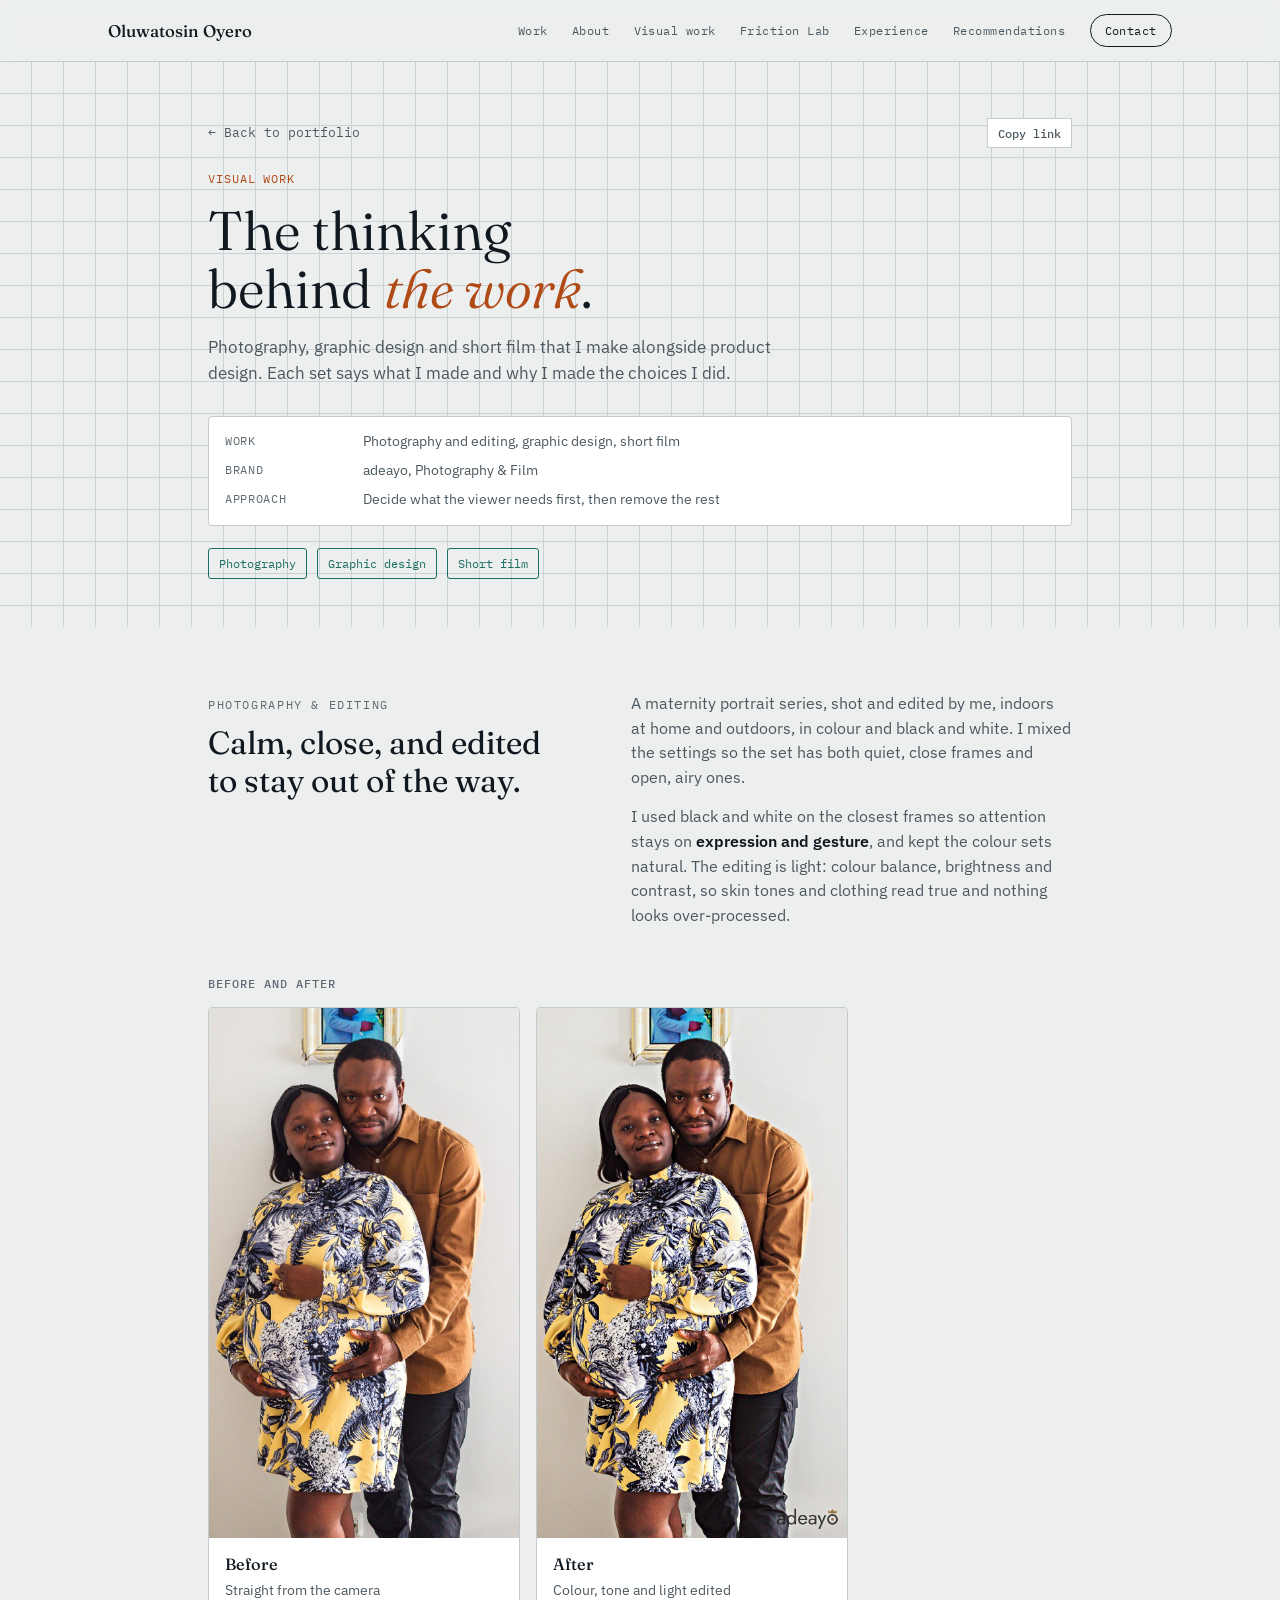
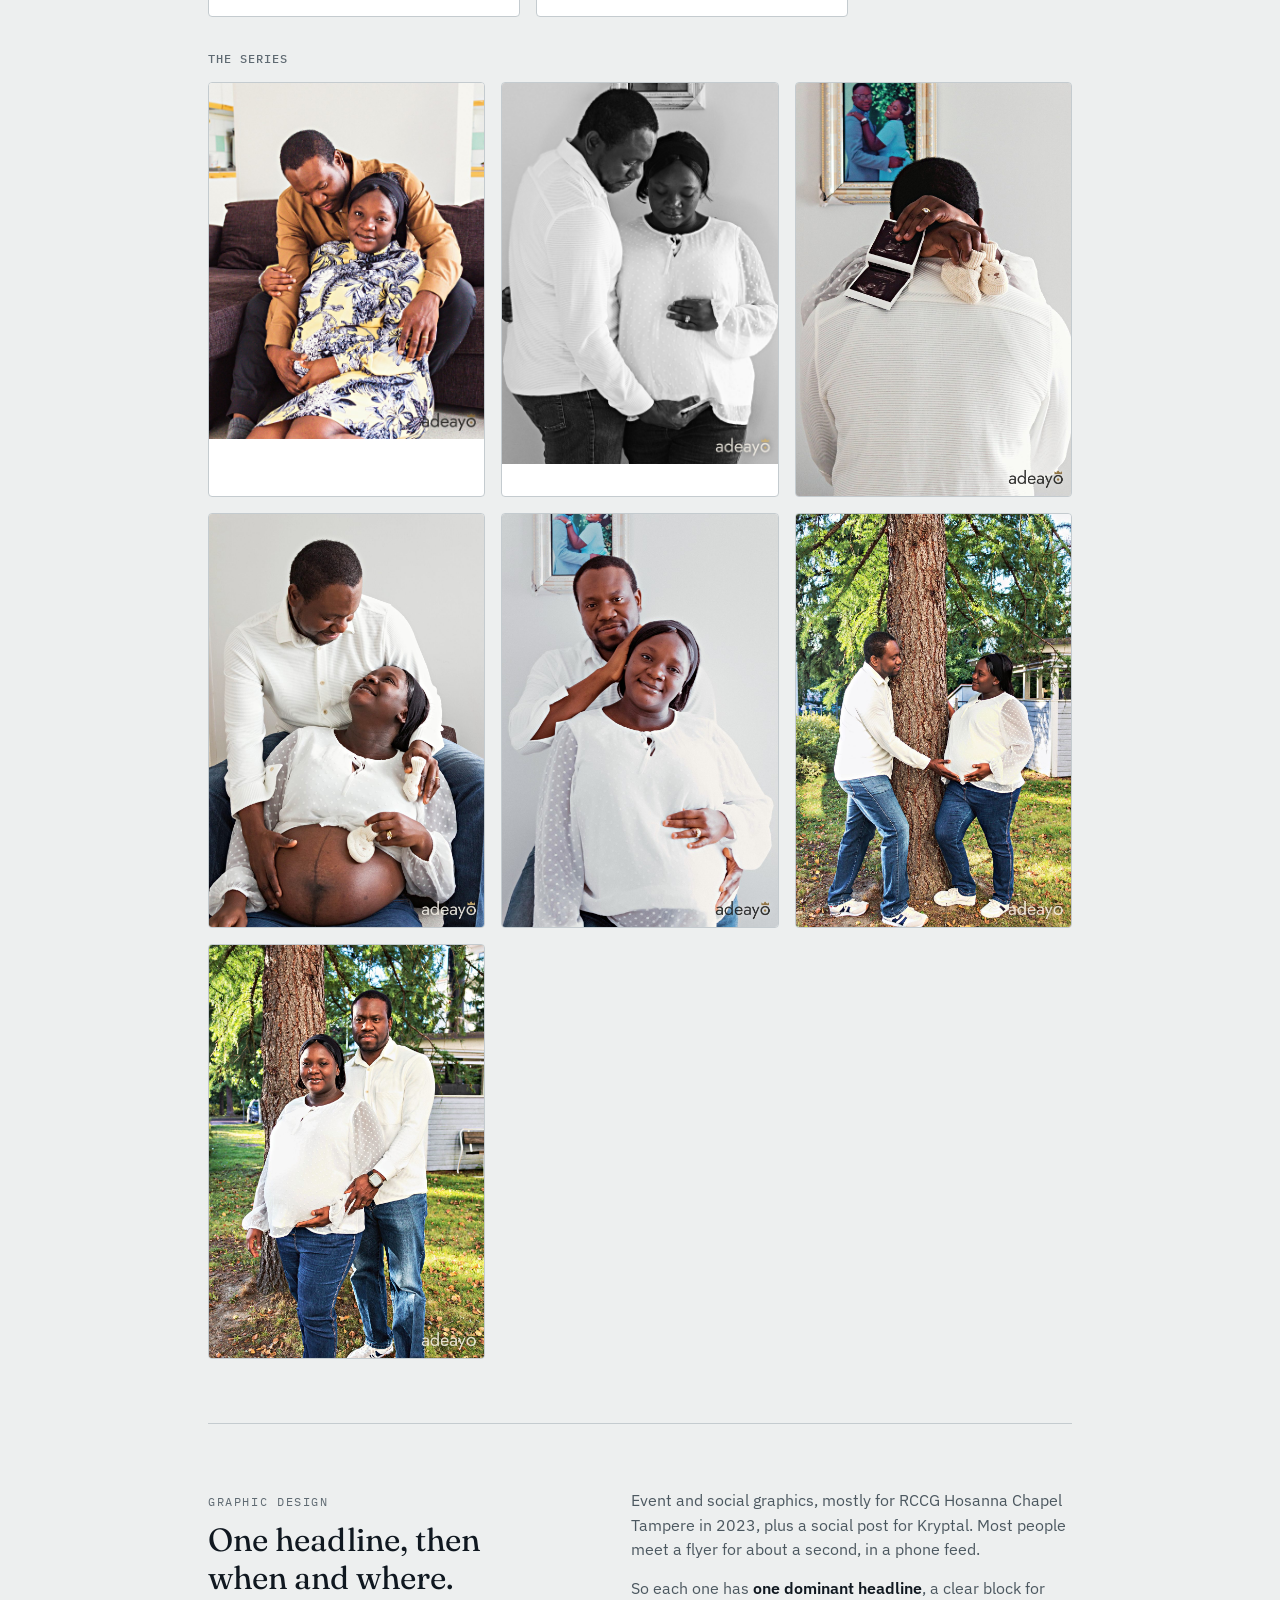
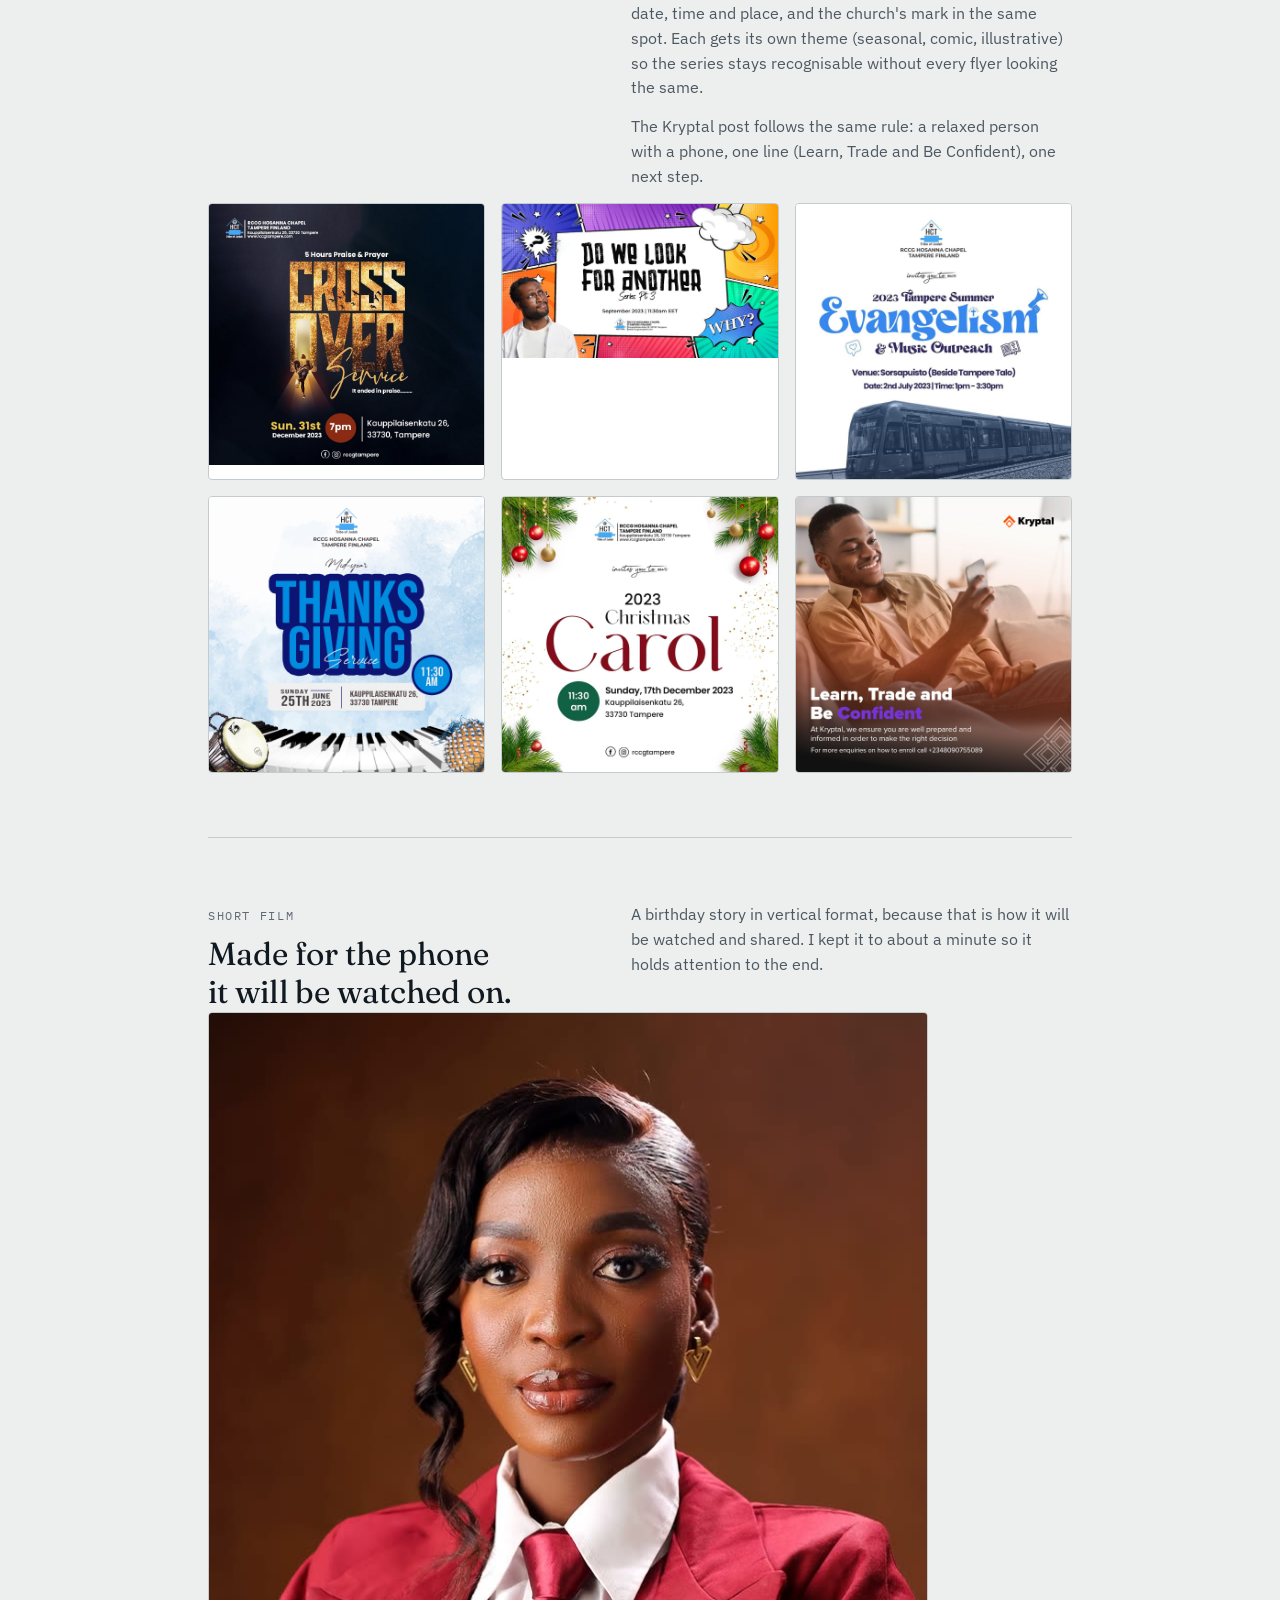
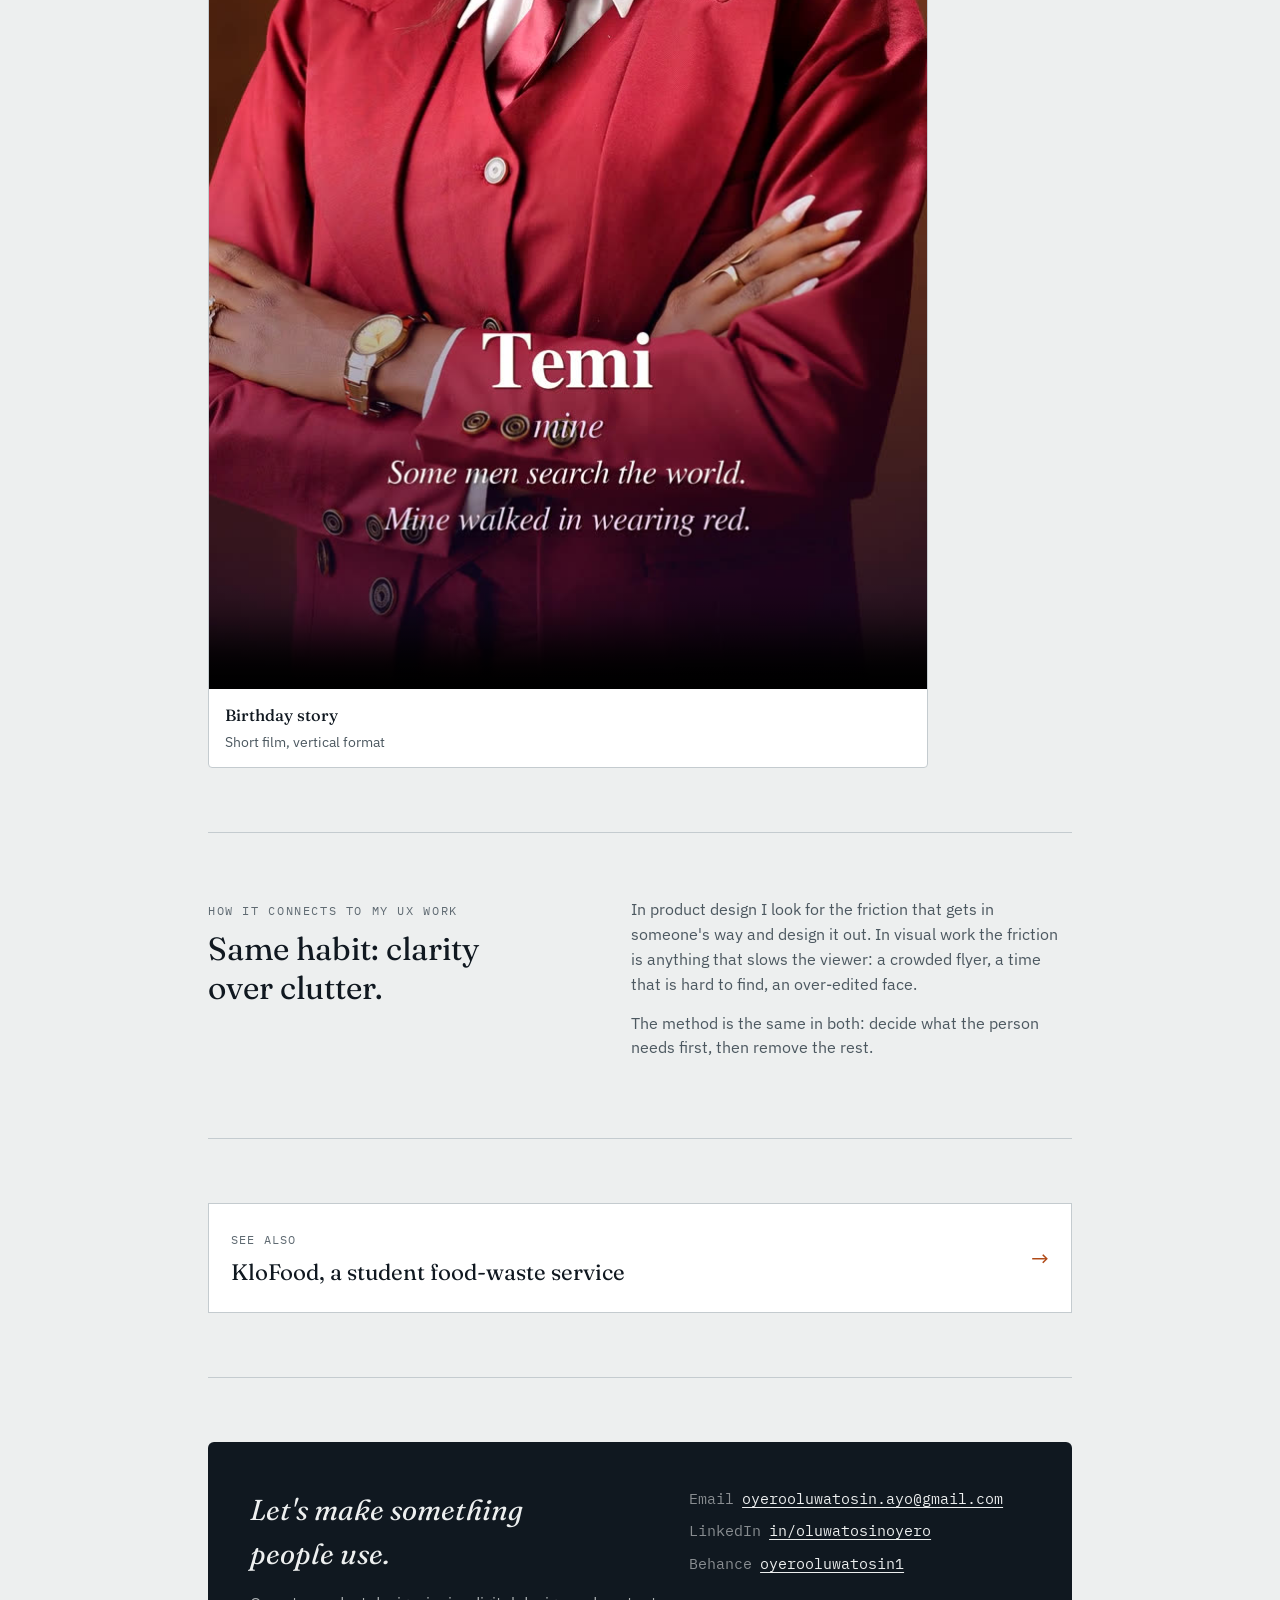
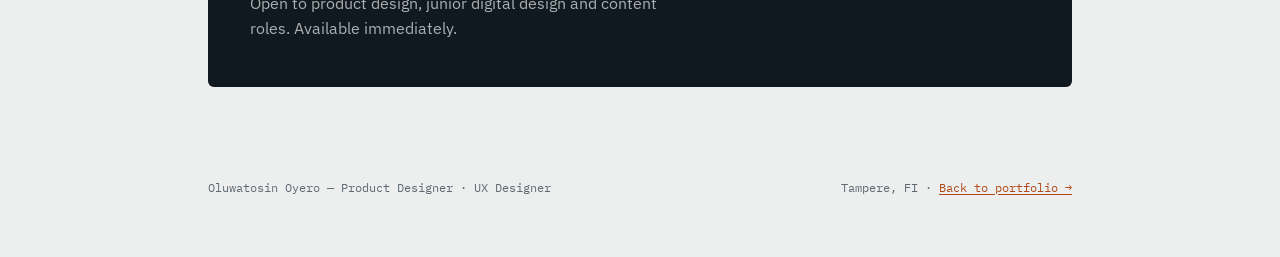
<file: visual-work.html>
<!DOCTYPE html>
<html lang="en">
<head>
<meta charset="UTF-8">
<meta name="viewport" content="width=device-width, initial-scale=1">
<title>Visual work · Oluwatosin Oyero</title>
<meta name="description" content="Photography, graphic design and short film by Oluwatosin Oyero, with the reasoning behind each set of work.">
<meta property="og:type" content="article">
<meta property="og:title" content="Visual work: the thinking behind it">
<meta property="og:description" content="Photography, graphic design and short film, with the reasoning behind each set of work.">
<link rel="preconnect" href="https://fonts.googleapis.com">
<link rel="preconnect" href="https://fonts.gstatic.com" crossorigin>
<link href="https://fonts.googleapis.com/css2?family=Fraunces:ital,opsz,wght@0,9..144,340;0,9..144,480;1,9..144,340;1,9..144,420&family=IBM+Plex+Sans:wght@400;500;600&family=IBM+Plex+Mono:wght@400;500&display=swap" rel="stylesheet">
<link rel="stylesheet" href="styles.css">
</head>
<body>
<a class="skip" href="#main">Skip to content</a>

<header class="site">
  <nav class="nav">
    <a class="nav-name" href="index.html" style="color:inherit;text-decoration:none">Oluwatosin Oyero</a>
    <ul class="nav-links">
      <li><a href="index.html#work">Work</a></li>
      <li><a href="index.html#about">About</a></li>
      <li><a href="visual-work.html" aria-current="page">Visual work</a></li>
      <li><a href="lab.html">Friction Lab</a></li>
      <li><a href="index.html#experience">Experience</a></li>
      <li><a href="index.html#recommendations">Recommendations</a></li>
      <li><a href="index.html#contact">Contact</a></li>
    </ul>
  </nav>
</header>

<section class="page-hero">
  <div class="wrap">
    <div class="page-top">
      <a class="back" href="index.html#visual-work">← Back to portfolio</a>
      <button class="share-btn" type="button" id="share">Copy link</button>
    </div>
    <div class="case-fig">VISUAL WORK</div>
    <h1 class="display">The thinking behind <em>the work</em>.</h1>
    <p class="lede">Photography, graphic design and short film that I make alongside product design. Each set says what I made and why I made the choices I did.</p>
    <dl class="spec-table">
      <dt>Work</dt><dd>Photography and editing, graphic design, short film</dd>
      <dt>Brand</dt><dd>adeayo, Photography &amp; Film</dd>
      <dt>Approach</dt><dd>Decide what the viewer needs first, then remove the rest</dd>
    </dl>
    <div class="result-strip">
      <span class="result-chip">Photography</span>
      <span class="result-chip">Graphic design</span>
      <span class="result-chip">Short film</span>
    </div>
  </div>
</section>

<main id="main" class="wrap">

  <section class="cs-block">
    <div class="cs-two">
      <div>
        <span class="eyebrow">Photography &amp; editing</span>
        <h2>Calm, close, and edited to stay out of the way.</h2>
      </div>
      <div>
        <p>A maternity portrait series, shot and edited by me, indoors at home and outdoors, in colour and black and white. I mixed the settings so the set has both quiet, close frames and open, airy ones.</p>
        <p>I used black and white on the closest frames so attention stays on <strong>expression and gesture</strong>, and kept the colour sets natural. The editing is light: colour balance, brightness and contrast, so skin tones and clothing read true and nothing looks over-processed.</p>
      </div>
    </div>

    <h3 class="vc-h">Before and after</h3>
    <div class="vc-ba">
      <figure class="vc-item">
        <img src="media/before-8698.jpg" alt="Unedited photo of an expectant couple standing together against a white wall" loading="lazy" width="937" height="1600">
        <figcaption><b>Before</b><span>Straight from the camera</span></figcaption>
      </figure>
      <figure class="vc-item">
        <img src="media/after-8698.jpg" alt="The same photo after editing, with cleaner colour and brighter tones" loading="lazy" width="937" height="1600">
        <figcaption><b>After</b><span>Colour, tone and light edited</span></figcaption>
      </figure>
    </div>

    <h3 class="vc-h">The series</h3>
    <div class="vc-grid">
      <figure class="vc-item"><img src="media/photo-02.jpg" alt="An expectant couple sitting together on a sofa, he looking at her, in warm colour" loading="lazy" width="1238" height="1600"></figure>
      <figure class="vc-item"><img src="media/photo-03.jpg" alt="Black and white portrait of an expectant couple standing close, looking down" loading="lazy" width="1156" height="1600"></figure>
      <figure class="vc-item"><img src="media/photo-04.jpg" alt="Close detail of ultrasound pictures and baby shoes held behind a man's shoulder" loading="lazy" width="1067" height="1600"></figure>
      <figure class="vc-item"><img src="media/photo-05.jpg" alt="An expectant mother seated, smiling up at her partner" loading="lazy" width="1067" height="1600"></figure>
      <figure class="vc-item"><img src="media/photo-06.jpg" alt="Portrait of an expectant mother in white, her partner's hand resting on her head" loading="lazy" width="1067" height="1600"></figure>
      <figure class="vc-item"><img src="media/photo-07.jpg" alt="An expectant couple outdoors holding hands around a large pine tree" loading="lazy" width="1067" height="1600"></figure>
      <figure class="vc-item"><img src="media/photo-08.jpg" alt="An expectant couple standing together outdoors in evening light" loading="lazy" width="1067" height="1600"></figure>
    </div>
  </section>

  <section class="cs-block">
    <div class="cs-two">
      <div>
        <span class="eyebrow">Graphic design</span>
        <h2>One headline, then when and where.</h2>
      </div>
      <div>
        <p>Event and social graphics, mostly for RCCG Hosanna Chapel Tampere in 2023, plus a social post for Kryptal. Most people meet a flyer for about a second, in a phone feed.</p>
        <p>So each one has <strong>one dominant headline</strong>, a clear block for date, time and place, and the church's mark in the same spot. Each gets its own theme (seasonal, comic, illustrative) so the series stays recognisable without every flyer looking the same.</p>
        <p>The Kryptal post follows the same rule: a relaxed person with a phone, one line (Learn, Trade and Be Confident), one next step.</p>
      </div>
    </div>
    <div class="vc-grid">
      <figure class="vc-item"><img src="media/graphic-01.jpg" alt="Poster for a Cross Over Service: gold lettering on a dark background, 31 December, 7pm, Tampere" loading="lazy" width="736" height="700"></figure>
      <figure class="vc-item"><img src="media/graphic-02.jpg" alt="Comic-style sermon graphic titled Do We Look For Another, with a speaker on the left" loading="lazy" width="1200" height="675"></figure>
      <figure class="vc-item"><img src="media/graphic-03.jpg" alt="Summer evangelism and music outreach flyer with a Tampere tram illustration" loading="lazy" width="1200" height="1200"></figure>
      <figure class="vc-item"><img src="media/graphic-04.jpg" alt="Mid-year Thanksgiving service flyer with bold blue lettering and keyboard and drum artwork" loading="lazy" width="1200" height="1200"></figure>
      <figure class="vc-item"><img src="media/graphic-05.jpg" alt="2023 Christmas Carol flyer with a wreath border, red lettering and a green time badge" loading="lazy" width="1200" height="1200"></figure>
      <figure class="vc-item"><img src="media/graphic-06.jpg" alt="Kryptal social post: a smiling man looking at his phone with the line Learn, Trade and Be Confident" loading="lazy" width="1200" height="1200"></figure>
    </div>
  </section>

  <section class="cs-block">
    <div class="cs-two">
      <div>
        <span class="eyebrow">Short film</span>
        <h2>Made for the phone it will be watched on.</h2>
      </div>
      <div>
        <p>A birthday story in vertical format, because that is how it will be watched and shared. I kept it to about a minute so it holds attention to the end.</p>
      </div>
    </div>
    <figure class="vc-item vc-video">
      <video controls preload="metadata" poster="media/video-poster.jpg" width="720" height="1280">
        <source src="media/reel.mp4" type="video/mp4">
      </video>
      <figcaption>
        <b>Birthday story</b>
        <span>Short film, vertical format</span>
      </figcaption>
    </figure>
  </section>

  <section class="cs-block">
    <div class="cs-two">
      <div>
        <span class="eyebrow">How it connects to my UX work</span>
        <h2>Same habit: clarity over clutter.</h2>
      </div>
      <div>
        <p>In product design I look for the friction that gets in someone's way and design it out. In visual work the friction is anything that slows the viewer: a crowded flyer, a time that is hard to find, an over-edited face.</p>
        <p>The method is the same in both: decide what the person needs first, then remove the rest.</p>
      </div>
    </div>
  </section>

  <section class="cs-block">
    <a class="next-case" href="work/klofood.html">
      <span><span class="k">See also</span><b>KloFood, a student food-waste service</b></span>
      <span class="arrow" aria-hidden="true">→</span>
    </a>
  </section>

  <section id="contact" style="border-bottom:none">
    <div class="contact-panel">
      <div>
        <h2>Let's make something people use.</h2>
        <p>Open to product design, junior digital design and content roles. Available immediately.</p>
      </div>
      <ul class="contact-links">
        <li><span>Email</span><a href="mailto:oyerooluwatosin.ayo@gmail.com">oyerooluwatosin.ayo@gmail.com</a></li>
        <li><span>LinkedIn</span><a href="https://www.linkedin.com/in/oluwatosinoyero/" target="_blank" rel="noopener">in/oluwatosinoyero</a></li>
        <li><span>Behance</span><a href="https://www.behance.net/oyerooluwatosin1" target="_blank" rel="noopener">oyerooluwatosin1</a></li>
      </ul>
    </div>
  </section>

  <footer>
    <span>Oluwatosin Oyero — Product Designer · UX Designer</span>
    <span class="mono">Tampere, FI · <a href="index.html">Back to portfolio →</a></span>
  </footer>
</main>

<script src="share.js"></script>
</body>
</html>
</file>
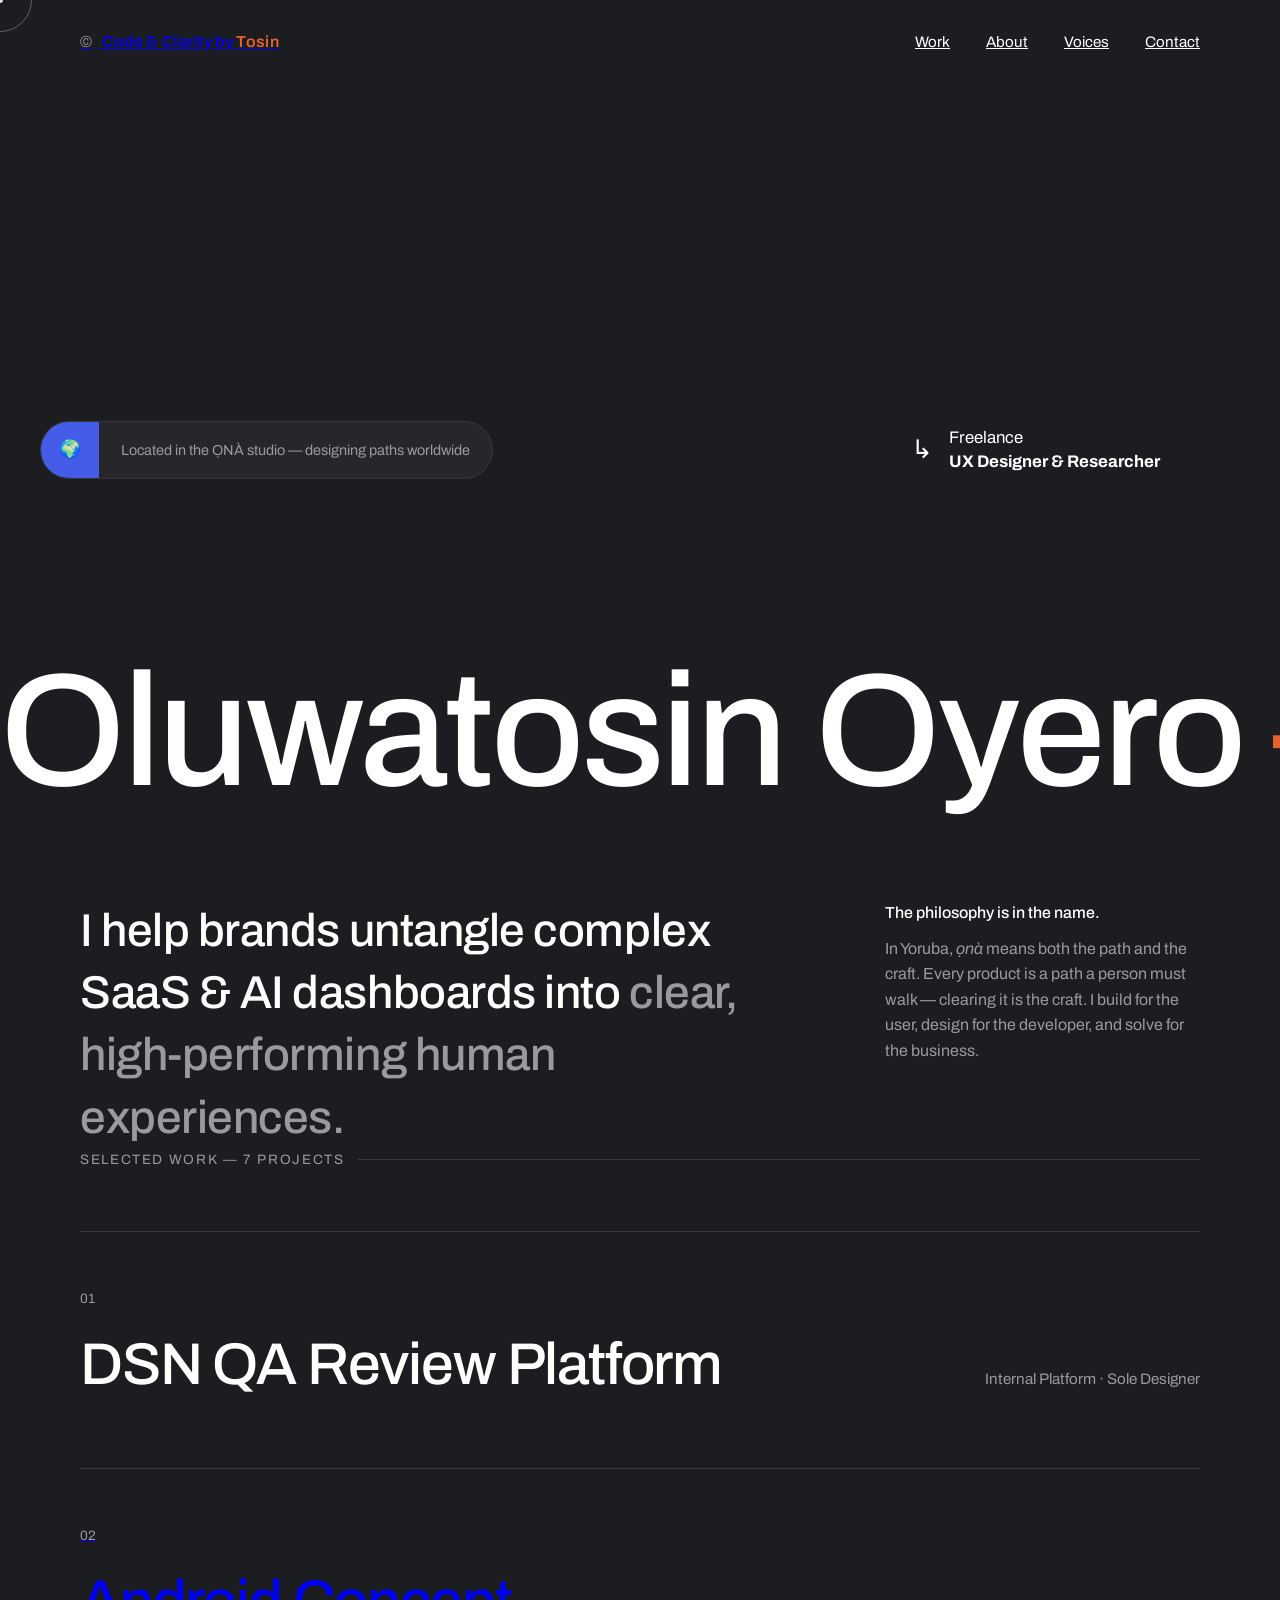
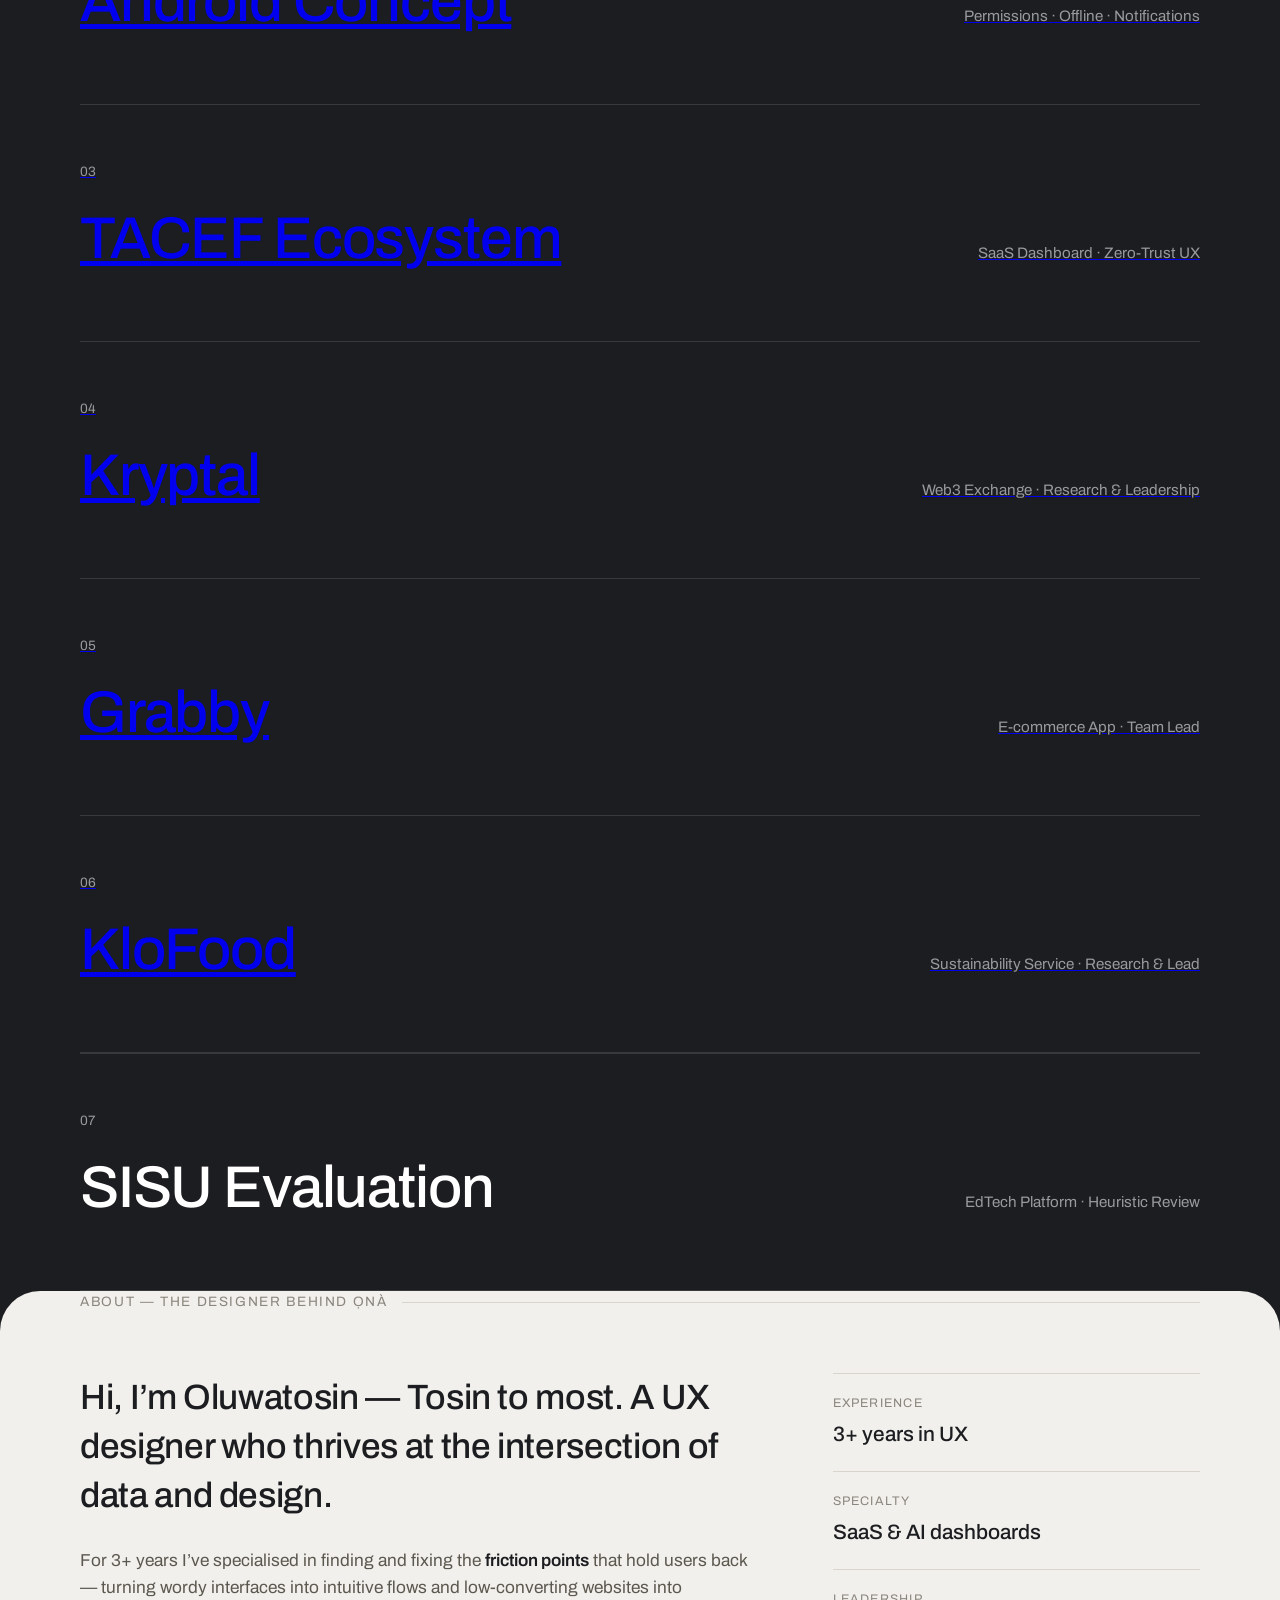
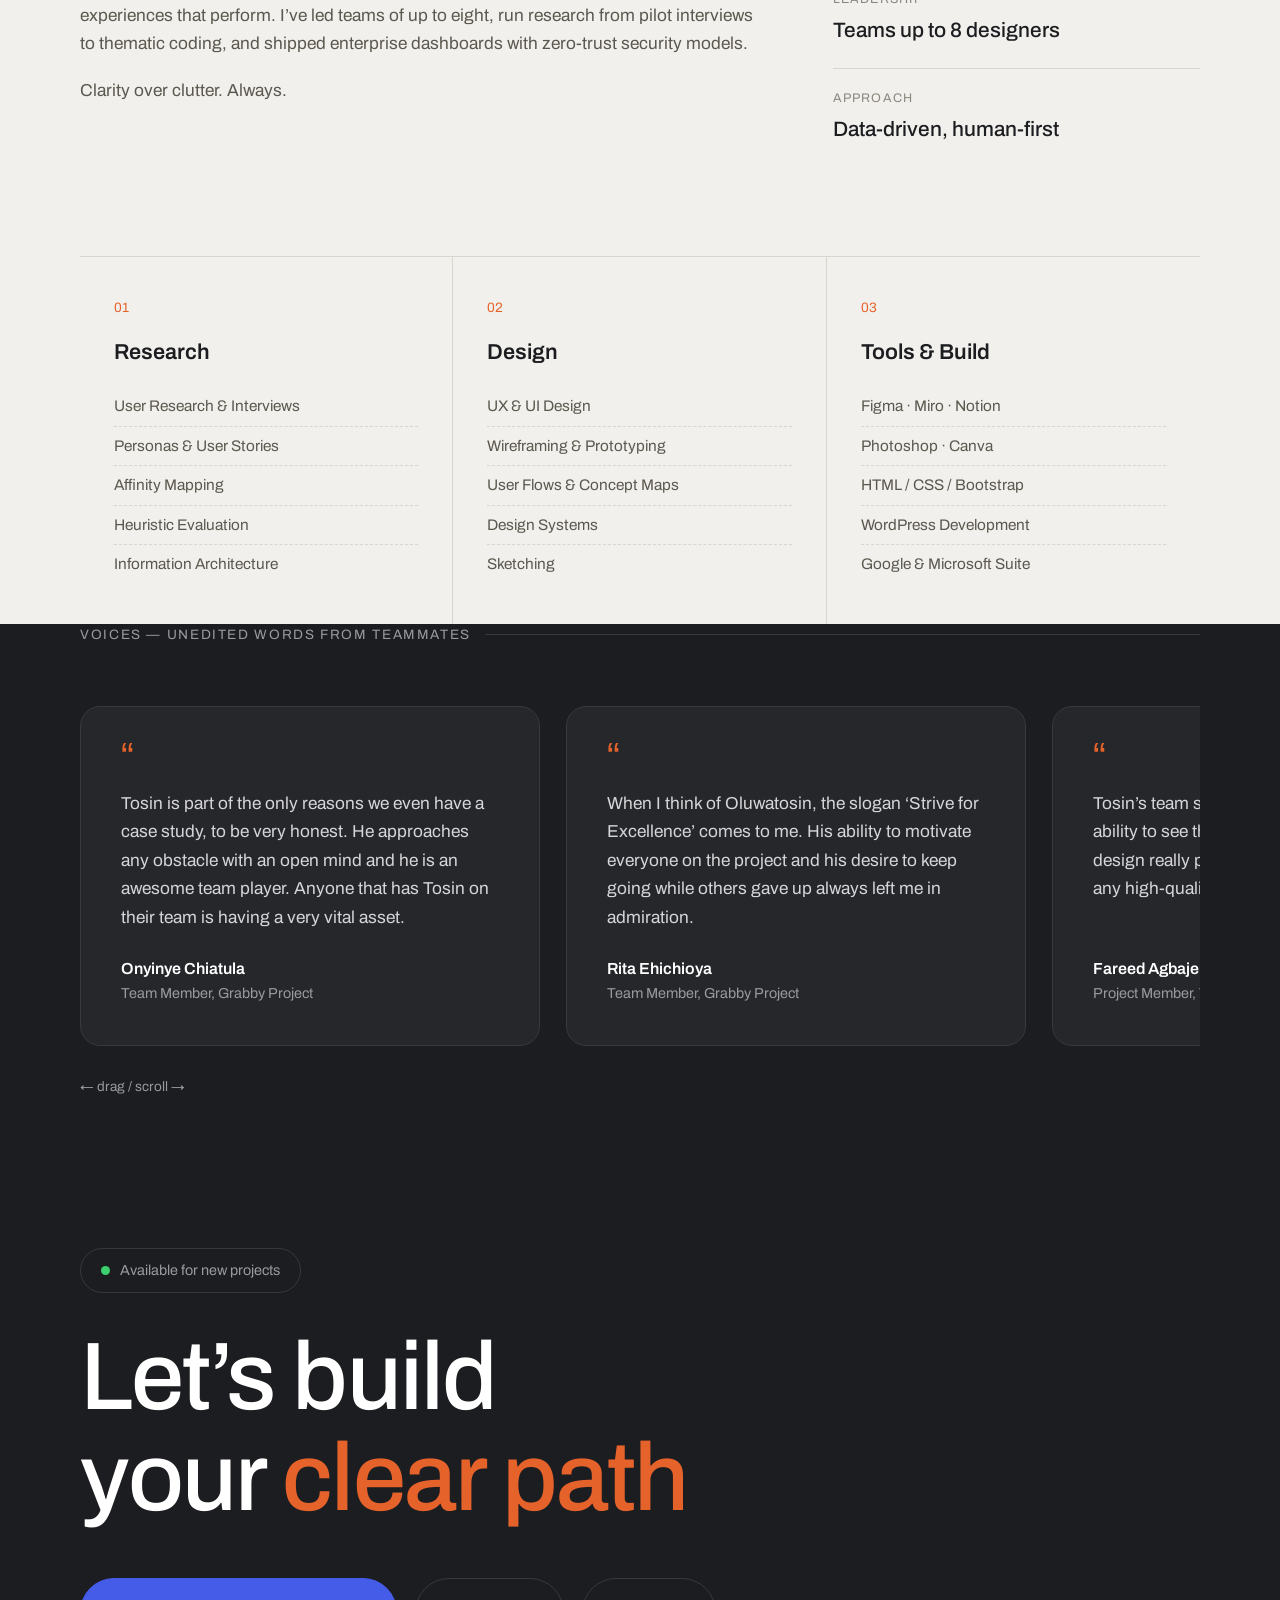
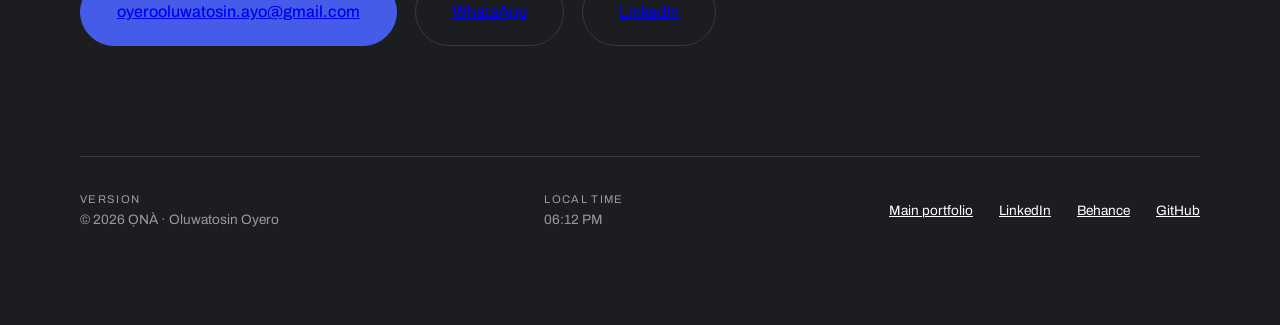
<file: archive/ona.html>
<!DOCTYPE html>
<html lang="en">
<head>
<meta charset="UTF-8">
<meta name="viewport" content="width=device-width, initial-scale=1.0">
<title>Oluwatosin Oyero — UX Designer · ỌNÀ</title>
<meta name="description" content="Oluwatosin Oyero — UX designer helping brands turn complex products into clear, human experiences.">
<link rel="preconnect" href="https://fonts.googleapis.com">
<link rel="preconnect" href="https://fonts.gstatic.com" crossorigin>
<link href="https://fonts.googleapis.com/css2?family=Archivo:wght@400;500;600&family=Archivo+Expanded:wght@500;600&display=swap" rel="stylesheet">
<style>
  :root{
    --bg:#1C1D20;          /* charcoal canvas */
    --bg-soft:#26272B;
    --ink:#FFFFFF;
    --muted:#999A9E;
    --line:#38393D;
    --accent:#E5622B;      /* clay orange — ỌNÀ's earth kept alive in the dark */
    --blue:#455CE9;
    --light:#F2F0EC;       /* light sections */
    --light-ink:#1C1D20;
  }
  *{margin:0;padding:0;box-sizing:border-box}
  html{scroll-behavior:smooth}
  body{background:var(--bg);color:var(--ink);font-family:'Archivo',system-ui,sans-serif;line-height:1.6;font-size:16px;overflow-x:hidden;cursor:none}
  a,button{cursor:none}
  ::selection{background:var(--accent);color:#fff}
  .wrap{max-width:1200px;margin:0 auto;padding:0 40px}
  @media(max-width:700px){.wrap{padding:0 22px} body{cursor:auto} a,button{cursor:pointer} .cursor,.cursor-dot{display:none}}

  /* Custom cursor */
  .cursor{position:fixed;top:0;left:0;width:64px;height:64px;border:1px solid rgba(255,255,255,.35);border-radius:50%;pointer-events:none;z-index:9999;transform:translate(-50%,-50%);transition:width .3s,height .3s,background .3s,border .3s;mix-blend-mode:difference}
  .cursor.hovering{width:110px;height:110px;background:var(--accent);border-color:transparent;mix-blend-mode:normal;display:flex;align-items:center;justify-content:center;font-size:.8rem;font-weight:600;letter-spacing:.05em}
  .cursor-dot{position:fixed;top:0;left:0;width:6px;height:6px;background:#fff;border-radius:50%;pointer-events:none;z-index:9999;transform:translate(-50%,-50%);mix-blend-mode:difference}

  /* Nav */
  nav{position:fixed;top:0;left:0;right:0;z-index:100;transition:background .4s}
  nav.scrolled{background:rgba(28,29,32,.85);backdrop-filter:blur(10px)}
  .nav-inner{display:flex;justify-content:space-between;align-items:center;height:84px}
  .logo{font-weight:600;font-size:1rem;letter-spacing:.02em}
  .logo .copy{color:var(--muted);font-weight:400;margin-right:6px}
  .logo em{font-style:normal;color:var(--accent)}
  .nav-links{display:flex;gap:36px;font-size:.95rem}
  .nav-links a{position:relative;color:var(--ink)}
  .nav-links a::after{content:"";position:absolute;left:50%;bottom:-8px;width:5px;height:5px;border-radius:50%;background:var(--ink);transform:translateX(-50%) scale(0);transition:.25s}
  .nav-links a:hover::after{transform:translateX(-50%) scale(1)}
  @media(max-width:700px){.nav-links{gap:20px;font-size:.85rem}}

  /* Hero */
  .hero{min-height:100vh;display:flex;flex-direction:column;justify-content:flex-end;position:relative;padding-bottom:0}
  .hero-meta{position:absolute;top:50%;transform:translateY(-50%);display:flex;width:100%;justify-content:space-between;align-items:center}
  .hero-role{display:flex;align-items:center;gap:16px;font-size:1.05rem;color:var(--ink)}
  .hero-role .arrow{font-size:1.6rem}
  .hero-role .stack{line-height:1.45}
  .hero-loc{display:flex;align-items:center;background:var(--bg-soft);border:1px solid var(--line);border-radius:999px;overflow:hidden;font-size:.9rem}
  .hero-loc .globe{background:var(--blue);align-self:stretch;display:flex;align-items:center;padding:14px 18px;font-size:1.1rem}
  .hero-loc .txt{padding:14px 22px;color:var(--muted)}
  @media(max-width:900px){.hero-meta{flex-direction:column;align-items:flex-start;gap:22px;position:static;transform:none;margin-top:150px}}

  /* Marquee */
  .marquee{white-space:nowrap;overflow:hidden;padding:30px 0 40px}
  .marquee-track{display:inline-block;animation:scroll 18s linear infinite}
  .marquee span{font-family:'Archivo Expanded','Archivo',sans-serif;font-size:clamp(4.2rem,12.5vw,11rem);font-weight:500;letter-spacing:-.02em;padding-right:.6em}
  .marquee .dash{color:var(--accent)}
  @keyframes scroll{from{transform:translateX(0)}to{transform:translateX(-50%)}}

  /* Section label */
  .sec-label{font-size:.85rem;letter-spacing:.12em;text-transform:uppercase;color:var(--muted);margin-bottom:60px;display:flex;align-items:center;gap:14px}
  .sec-label::after{content:"";flex:1;height:1px;background:var(--line)}
  section{padding:130px 0}

  /* Intro statement */
  .statement h2{font-size:clamp(1.7rem,3.6vw,2.9rem);font-weight:500;line-height:1.35;max-width:26ch;letter-spacing:-.01em}
  .statement h2 .dim{color:var(--muted)}
  .statement-grid{display:grid;grid-template-columns:1.4fr .6fr;gap:70px;align-items:start}
  .statement .aside{color:var(--muted);font-size:1rem;max-width:34ch}
  .statement .aside strong{color:var(--ink);display:block;margin-bottom:10px;font-weight:500}
  @media(max-width:900px){.statement-grid{grid-template-columns:1fr;gap:40px}}

  /* Work list */
  .work-item{display:block;border-top:1px solid var(--line);padding:56px 0;position:relative;transition:opacity .3s}
  .work-item:last-of-type{border-bottom:1px solid var(--line)}
  .work-list:hover .work-item{opacity:.35}
  .work-list .work-item:hover{opacity:1}
  .wi-row{display:flex;justify-content:space-between;align-items:baseline;gap:30px}
  .wi-title{font-family:'Archivo Expanded','Archivo',sans-serif;font-size:clamp(1.9rem,4.6vw,3.8rem);font-weight:500;letter-spacing:-.02em;transition:transform .35s cubic-bezier(.2,.8,.2,1)}
  .work-item:hover .wi-title{transform:translateX(18px);color:var(--accent)}
  .wi-cat{color:var(--muted);font-size:.95rem;white-space:nowrap;transition:transform .35s cubic-bezier(.2,.8,.2,1)}
  .work-item:hover .wi-cat{transform:translateX(-14px)}
  .wi-detail{max-height:0;overflow:hidden;transition:max-height .5s cubic-bezier(.2,.8,.2,1)}
  .work-item:hover .wi-detail,.work-item:focus-within .wi-detail{max-height:280px}
  .wi-detail-inner{padding-top:24px;display:flex;gap:40px;flex-wrap:wrap;justify-content:space-between}
  .wi-detail p{color:var(--muted);max-width:56ch;font-size:.98rem}
  .wi-stats{display:flex;gap:26px;flex-wrap:wrap}
  .wi-stat .n{font-family:'Archivo Expanded',sans-serif;font-size:1.4rem;color:var(--accent)}
  .wi-stat .l{font-size:.78rem;color:var(--muted);text-transform:uppercase;letter-spacing:.08em}
  .wi-links{display:flex;gap:22px;align-items:center}
  .wi-links a{font-size:.9rem;font-weight:500;border-bottom:1px solid var(--line);padding-bottom:3px;transition:.25s}
  .wi-links a:hover{border-color:var(--accent);color:var(--accent)}
  .wi-num{position:absolute;top:58px;left:-52px;font-size:.85rem;color:var(--muted)}
  @media(max-width:1300px){.wi-num{position:static;display:block;margin-bottom:8px}}
  @media(max-width:700px){.wi-row{flex-direction:column;gap:8px}.work-item:hover .wi-title{transform:none}}

  /* Light band: about + skills */
  .light-band{background:var(--light);color:var(--light-ink);border-radius:40px 40px 0 0}
  .light-band .sec-label{color:#8A867E}
  .light-band .sec-label::after{background:#DAD5CC}
  .about-grid{display:grid;grid-template-columns:1.3fr .7fr;gap:70px}
  .about-grid p{margin-bottom:20px;color:#5B584F;font-size:1.08rem}
  .about-grid p strong{color:var(--light-ink);font-weight:600}
  .about-grid .big{font-size:clamp(1.5rem,2.8vw,2.2rem);line-height:1.4;color:var(--light-ink);font-weight:500;letter-spacing:-.01em}
  .facts{display:flex;flex-direction:column}
  .fact{border-top:1px solid #DAD5CC;padding:20px 0}
  .fact .k{font-size:.78rem;letter-spacing:.1em;text-transform:uppercase;color:#8A867E}
  .fact .v{font-size:1.3rem;font-weight:500;margin-top:4px}
  @media(max-width:900px){.about-grid{grid-template-columns:1fr;gap:44px}}

  .skill-cols{display:grid;grid-template-columns:repeat(3,1fr);gap:0;border-top:1px solid #DAD5CC}
  .skill-col{padding:40px 34px;border-right:1px solid #DAD5CC}
  .skill-col:last-child{border-right:none}
  .skill-col .idx{font-size:.85rem;color:var(--accent);margin-bottom:16px;display:block}
  .skill-col h3{font-size:1.35rem;font-weight:600;margin-bottom:18px}
  .skill-col li{list-style:none;color:#5B584F;padding:7px 0;border-bottom:1px dashed #DAD5CC;font-size:.96rem}
  .skill-col li:last-child{border:none}
  @media(max-width:900px){.skill-cols{grid-template-columns:1fr}.skill-col{border-right:none;border-bottom:1px solid #DAD5CC;padding:34px 0}}

  /* Testimonials — horizontal snap */
  .quotes-rail{display:flex;gap:26px;overflow-x:auto;scroll-snap-type:x mandatory;padding-bottom:20px;scrollbar-width:none}
  .quotes-rail::-webkit-scrollbar{display:none}
  .quote{min-width:min(460px,86vw);scroll-snap-align:start;background:var(--bg-soft);border:1px solid var(--line);border-radius:20px;padding:40px;display:flex;flex-direction:column;gap:24px}
  .quote p{font-size:1.08rem;line-height:1.65;color:#D6D6D8}
  .quote .mark{color:var(--accent);font-family:'Archivo Expanded',sans-serif;font-size:2.4rem;line-height:.5}
  .quote .who{margin-top:auto;font-size:.9rem;color:var(--muted)}
  .quote .who strong{display:block;color:var(--ink);font-size:1rem;font-weight:600}
  .rail-hint{color:var(--muted);font-size:.85rem;margin-top:10px}

  /* Contact */
  .contact{padding:150px 0 60px;position:relative}
  .contact h2{font-family:'Archivo Expanded','Archivo',sans-serif;font-size:clamp(2.6rem,7.5vw,6rem);font-weight:500;letter-spacing:-.02em;line-height:1.05;max-width:14ch}
  .contact .avail{display:inline-flex;align-items:center;gap:10px;margin-bottom:34px;font-size:.9rem;color:var(--muted);border:1px solid var(--line);border-radius:999px;padding:10px 20px}
  .contact .avail .pulse{width:9px;height:9px;border-radius:50%;background:#3CCF6E;animation:pulse 1.8s infinite}
  @keyframes pulse{0%{box-shadow:0 0 0 0 rgba(60,207,110,.5)}70%{box-shadow:0 0 0 10px rgba(60,207,110,0)}100%{box-shadow:0 0 0 0 rgba(60,207,110,0)}}
  .contact-row{display:flex;gap:18px;margin-top:50px;flex-wrap:wrap}
  .pill{display:inline-flex;align-items:center;gap:10px;padding:20px 36px;border-radius:999px;font-size:1rem;font-weight:500;border:1px solid var(--line);transition:.3s;position:relative;overflow:hidden}
  .pill span{position:relative;z-index:1}
  .pill::before{content:"";position:absolute;inset:0;background:var(--accent);border-radius:999px;transform:translateY(101%);transition:transform .35s cubic-bezier(.2,.8,.2,1)}
  .pill:hover::before{transform:translateY(0)}
  .pill:hover{border-color:var(--accent)}
  .pill.solid{background:var(--blue);border-color:var(--blue)}

  footer{border-top:1px solid var(--line);margin-top:110px;padding:34px 0;display:flex;justify-content:space-between;align-items:center;flex-wrap:wrap;gap:20px;font-size:.85rem;color:var(--muted)}
  footer .socials{display:flex;gap:26px}
  footer a{color:var(--ink);transition:.2s}
  footer a:hover{color:var(--accent)}
  footer .time .k{display:block;font-size:.7rem;letter-spacing:.12em;text-transform:uppercase}

  /* Reveal animation */
  .reveal{opacity:0;transform:translateY(46px);transition:opacity .8s cubic-bezier(.2,.8,.2,1),transform .8s cubic-bezier(.2,.8,.2,1)}
  .reveal.visible{opacity:1;transform:none}
  /* keep side padding even when section/hero shorthand padding is applied */
  .wrap{padding-left:40px;padding-right:40px}
  @media(max-width:700px){.wrap{padding-left:22px;padding-right:22px}}
</style>
</head>
<body>

<div class="cursor" id="cursor"></div>
<div class="cursor-dot" id="cursorDot"></div>

<nav id="nav">
  <div class="wrap nav-inner">
    <a href="#top" class="logo" data-hover><span class="copy">©</span> Code &amp; Clarity by <em>Tosin</em></a>
    <div class="nav-links">
      <a href="#work" data-hover>Work</a>
      <a href="#about" data-hover>About</a>
      <a href="#voices" data-hover>Voices</a>
      <a href="#contact" data-hover>Contact</a>
    </div>
  </div>
</nav>

<header class="hero" id="top">
  <div class="wrap hero-meta">
    <div class="hero-loc">
      <span class="globe">🌍</span>
      <span class="txt">Located in the ỌNÀ studio — designing paths worldwide</span>
    </div>
    <div class="hero-role">
      <span class="arrow">↳</span>
      <span class="stack">Freelance<br><strong>UX Designer &amp; Researcher</strong></span>
    </div>
  </div>
  <div class="marquee">
    <div class="marquee-track">
      <span>Oluwatosin Oyero <span class="dash">—</span> </span><span>Oluwatosin Oyero <span class="dash">—</span> </span>
    </div>
  </div>
</header>

<section class="statement wrap reveal">
  <div class="statement-grid">
    <h2>I help brands untangle complex SaaS &amp; AI dashboards into <span class="dim">clear, high-performing human experiences.</span></h2>
    <div class="aside">
      <strong>The philosophy is in the name.</strong>
      In Yoruba, <em>ọnà</em> means both the path and the craft. Every product is a path a person must walk — clearing it is the craft. I build for the user, design for the developer, and solve for the business.
    </div>
  </div>
</section>

<section id="work" class="wrap">
  <div class="sec-label reveal">Selected Work — 7 projects</div>
  <div class="work-list">

    <div class="work-item reveal" data-hover="UX">
      <span class="wi-num">01</span>
      <div class="wi-row">
        <span class="wi-title">DSN QA Review Platform</span>
        <span class="wi-cat">Internal Platform · Sole Designer</span>
      </div>
      <div class="wi-detail"><div class="wi-detail-inner">
        <p>Sole designer on an internal QA review management platform, owning process and stakeholder communication end to end. Designed task creation and task changes across four roles (contributor, reviewer, super reviewer, admin), an admin layer for critical actions, simpler Excel upload, and an automatic status change once all tasks are complete.</p>
        <div class="wi-stats">
          <div class="wi-stat"><div class="n">4</div><div class="l">User roles</div></div>
          <div class="wi-stat"><div class="n">Solo</div><div class="l">End-to-end ownership</div></div>
        </div>
      </div></div>
    </div>

    <a class="work-item reveal" href="android-concept" data-hover="View">
      <span class="wi-num">02</span>
      <div class="wi-row">
        <span class="wi-title">Android Concept</span>
        <span class="wi-cat">Permissions · Offline · Notifications</span>
      </div>
      <div class="wi-detail"><div class="wi-detail-inner">
        <p>A self-initiated study on how Android products ask for permission, handle denial and offline states, and decide which notifications deserve attention. Clearly labelled as a concept, not client work.</p>
        <div class="wi-stats">
          <div class="wi-stat"><div class="n">4</div><div class="l">Screens</div></div>
          <div class="wi-stat"><div class="n">360dp</div><div class="l">Android frame</div></div>
        </div>
      </div></div>
    </a>

    <a class="work-item reveal" href="http://tacef.life" target="_blank" data-hover="View">
      <span class="wi-num">03</span>
      <div class="wi-row">
        <span class="wi-title">TACEF Ecosystem</span>
        <span class="wi-cat">SaaS Dashboard · Zero-Trust UX</span>
      </div>
      <div class="wi-detail"><div class="wi-detail-inner">
        <p>A security-first convention ERP for distributed admin networks. RBAC navigation, audit-ready dashboards, payment-gated workflows and a zero-login attendee lookup.</p>
        <div class="wi-stats">
          <div class="wi-stat"><div class="n">99%</div><div class="l">Allocation accuracy</div></div>
          <div class="wi-stat"><div class="n">1 mo</div><div class="l">Timeline</div></div>
        </div>
      </div></div>
    </a>

    <a class="work-item reveal" href="https://www.behance.net/gallery/153877161/Centralized-trading-platform" target="_blank" data-hover="View">
      <span class="wi-num">04</span>
      <div class="wi-row">
        <span class="wi-title">Kryptal</span>
        <span class="wi-cat">Web3 Exchange · Research &amp; Leadership</span>
      </div>
      <div class="wi-detail"><div class="wi-detail-inner">
        <p>A secure, centralized crypto exchange — the first with sign-language tutorials and video subtitles. Led brand identity across a 5-designer team.</p>
        <div class="wi-stats">
          <div class="wi-stat"><div class="n">+30%</div><div class="l">Sprint acceleration</div></div>
          <div class="wi-stat"><div class="n">5</div><div class="l">Designers led</div></div>
        </div>
      </div></div>
    </a>

    <a class="work-item reveal" href="https://www.behance.net/gallery/148618049/Grabby" target="_blank" data-hover="View">
      <span class="wi-num">05</span>
      <div class="wi-row">
        <span class="wi-title">Grabby</span>
        <span class="wi-cat">E-commerce App · Team Lead</span>
      </div>
      <div class="wi-detail"><div class="wi-detail-inner">
        <p>A customizable shopping experience with real-time delivery tracking and guest checkout. Led research that surfaced 5 core pain points, then designed the majority of the UI.</p>
        <div class="wi-stats">
          <div class="wi-stat"><div class="n">8</div><div class="l">Designers led</div></div>
          <div class="wi-stat"><div class="n">50%+</div><div class="l">UI screens designed</div></div>
        </div>
      </div></div>
    </a>

    <a class="work-item reveal" href="https://www.figma.com/proto/EqPQJ1iRFjbyxM9ntjyh5I/Figma-Template---Design-System?page-id=94%3A46&node-id=169%3A60&viewport=1664%2C1834%2C0.25&scaling=min-zoom&starting-point-node-id=94%3A47" target="_blank" data-hover="View">
      <span class="wi-num">06</span>
      <div class="wi-row">
        <span class="wi-title">KloFood</span>
        <span class="wi-cat">Sustainability Service · Research &amp; Lead</span>
      </div>
      <div class="wi-detail"><div class="wi-detail-inner">
        <p>A web service helping Tampere students cut food waste — gamified rewards, recipe suggestions and an impact tracker, grounded in semi-structured interviews and thematic coding.</p>
        <div class="wi-stats">
          <div class="wi-stat"><div class="n">9</div><div class="l">User interviews</div></div>
          <div class="wi-stat"><div class="n">3 mo</div><div class="l">Timeline</div></div>
        </div>
      </div></div>
    </a>

    <div class="work-item reveal" data-hover="UX">
      <span class="wi-num">07</span>
      <div class="wi-row">
        <span class="wi-title">SISU Evaluation</span>
        <span class="wi-cat">EdTech Platform · Heuristic Review</span>
      </div>
      <div class="wi-detail"><div class="wi-detail-inner">
        <p>Expert evaluation of Tampere University’s student platform using Nielsen’s heuristics, Shneiderman’s Eight Golden Rules and USERFOCUS 44 — issues ranked on Nielsen’s severity scale with concrete fixes.</p>
        <div class="wi-stats">
          <div class="wi-stat"><div class="n">3</div><div class="l">Methodologies</div></div>
          <div class="wi-stat"><div class="n">2 mo</div><div class="l">Timeline</div></div>
        </div>
      </div></div>
    </div>

  </div>
</section>

<div class="light-band" id="about">
  <section class="wrap">
    <div class="sec-label reveal">About — the designer behind ỌNÀ</div>
    <div class="about-grid reveal">
      <div>
        <p class="big">Hi, I’m Oluwatosin — Tosin to most. A UX designer who thrives at the intersection of data and design.</p>
        <p style="margin-top:26px">For 3+ years I’ve specialised in finding and fixing the <strong>friction points</strong> that hold users back — turning wordy interfaces into intuitive flows and low-converting websites into experiences that perform. I’ve led teams of up to eight, run research from pilot interviews to thematic coding, and shipped enterprise dashboards with zero-trust security models.</p>
        <p>Clarity over clutter. Always.</p>
      </div>
      <div class="facts">
        <div class="fact"><div class="k">Experience</div><div class="v">3+ years in UX</div></div>
        <div class="fact"><div class="k">Specialty</div><div class="v">SaaS &amp; AI dashboards</div></div>
        <div class="fact"><div class="k">Leadership</div><div class="v">Teams up to 8 designers</div></div>
        <div class="fact"><div class="k">Approach</div><div class="v">Data-driven, human-first</div></div>
      </div>
    </div>

    <div style="height:90px"></div>
    <div class="skill-cols reveal">
      <div class="skill-col">
        <span class="idx">01</span>
        <h3>Research</h3>
        <ul><li>User Research &amp; Interviews</li><li>Personas &amp; User Stories</li><li>Affinity Mapping</li><li>Heuristic Evaluation</li><li>Information Architecture</li></ul>
      </div>
      <div class="skill-col">
        <span class="idx">02</span>
        <h3>Design</h3>
        <ul><li>UX &amp; UI Design</li><li>Wireframing &amp; Prototyping</li><li>User Flows &amp; Concept Maps</li><li>Design Systems</li><li>Sketching</li></ul>
      </div>
      <div class="skill-col">
        <span class="idx">03</span>
        <h3>Tools &amp; Build</h3>
        <ul><li>Figma · Miro · Notion</li><li>Photoshop · Canva</li><li>HTML / CSS / Bootstrap</li><li>WordPress Development</li><li>Google &amp; Microsoft Suite</li></ul>
      </div>
    </div>
  </section>
</div>

<section id="voices" class="wrap">
  <div class="sec-label reveal">Voices — unedited words from teammates</div>
  <div class="quotes-rail reveal">
    <div class="quote">
      <span class="mark">“</span>
      <p>Tosin is part of the only reasons we even have a case study, to be very honest. He approaches any obstacle with an open mind and he is an awesome team player. Anyone that has Tosin on their team is having a very vital asset.</p>
      <div class="who"><strong>Onyinye Chiatula</strong>Team Member, Grabby Project</div>
    </div>
    <div class="quote">
      <span class="mark">“</span>
      <p>When I think of Oluwatosin, the slogan ‘Strive for Excellence’ comes to me. His ability to motivate everyone on the project and his desire to keep going while others gave up always left me in admiration.</p>
      <div class="who"><strong>Rita Ehichioya</strong>Team Member, Grabby Project</div>
    </div>
    <div class="quote">
      <span class="mark">“</span>
      <p>Tosin’s team spirit, open communication, and ability to see the bigger picture and apply it to design really paid off. I highly recommend him for any high-quality-oriented design project.</p>
      <div class="who"><strong>Fareed Agbaje</strong>Project Member, Tampere University</div>
    </div>
    <div class="quote">
      <span class="mark">“</span>
      <p>No matter how complex the challenge, he remains tenacious and determined to see it through to completion. His perseverance and dedication are truly inspiring.</p>
      <div class="who"><strong>Gbemileke Onilude</strong>Colleague, Data Scientists Network</div>
    </div>
  </div>
  <div class="rail-hint">← drag / scroll →</div>
</section>

<section class="contact wrap" id="contact">
  <div class="avail reveal"><span class="pulse"></span> Available for new projects</div>
  <h2 class="reveal">Let’s build<br>your <em style="color:var(--accent);font-style:normal">clear path</em></h2>
  <div class="contact-row reveal">
    <a class="pill solid" href="mailto:oyerooluwatosin.ayo@gmail.com" data-hover><span>oyerooluwatosin.ayo@gmail.com</span></a>
    <a class="pill" href="https://wa.me/358451722370" target="_blank" data-hover><span>WhatsApp</span></a>
    <a class="pill" href="https://www.linkedin.com/in/oluwatosinoyero/" target="_blank" data-hover><span>LinkedIn</span></a>
  </div>

  <footer>
    <div class="time">
      <span class="k">Version</span>
      © 2026 ỌNÀ · Oluwatosin Oyero
    </div>
    <div class="time">
      <span class="k">Local time</span>
      <span id="clock">--:--</span>
    </div>
    <div class="socials">
      <a href="/" data-hover>Main portfolio</a>
      <a href="https://www.linkedin.com/in/oluwatosinoyero/" target="_blank" data-hover>LinkedIn</a>
      <a href="https://www.behance.net/oyerooluwatosin1" target="_blank" data-hover>Behance</a>
      <a href="https://github.com/oyeroluwatosin" target="_blank" data-hover>GitHub</a>
    </div>
  </footer>
</section>

<script>
  // Custom cursor
  const cursor=document.getElementById('cursor'),dot=document.getElementById('cursorDot');
  let cx=0,cy=0,tx=0,ty=0;
  window.addEventListener('mousemove',e=>{tx=e.clientX;ty=e.clientY;dot.style.left=tx+'px';dot.style.top=ty+'px';});
  (function follow(){cx+=(tx-cx)*.14;cy+=(ty-cy)*.14;cursor.style.left=cx+'px';cursor.style.top=cy+'px';requestAnimationFrame(follow);})();
  document.querySelectorAll('[data-hover]').forEach(el=>{
    el.addEventListener('mouseenter',()=>{cursor.classList.add('hovering');cursor.textContent=el.dataset.hover||'';});
    el.addEventListener('mouseleave',()=>{cursor.classList.remove('hovering');cursor.textContent='';});
  });

  // Nav background on scroll
  const nav=document.getElementById('nav');
  window.addEventListener('scroll',()=>nav.classList.toggle('scrolled',window.scrollY>40));

  // Reveal on scroll
  const io=new IntersectionObserver(entries=>{
    entries.forEach(e=>{if(e.isIntersecting){e.target.classList.add('visible');io.unobserve(e.target);}});
  },{threshold:.12});
  document.querySelectorAll('.reveal').forEach(el=>io.observe(el));

  // Local time
  function tick(){document.getElementById('clock').textContent=new Date().toLocaleTimeString([], {hour:'2-digit',minute:'2-digit'});}
  tick();setInterval(tick,30000);
</script>
</body>
</html>
</file>
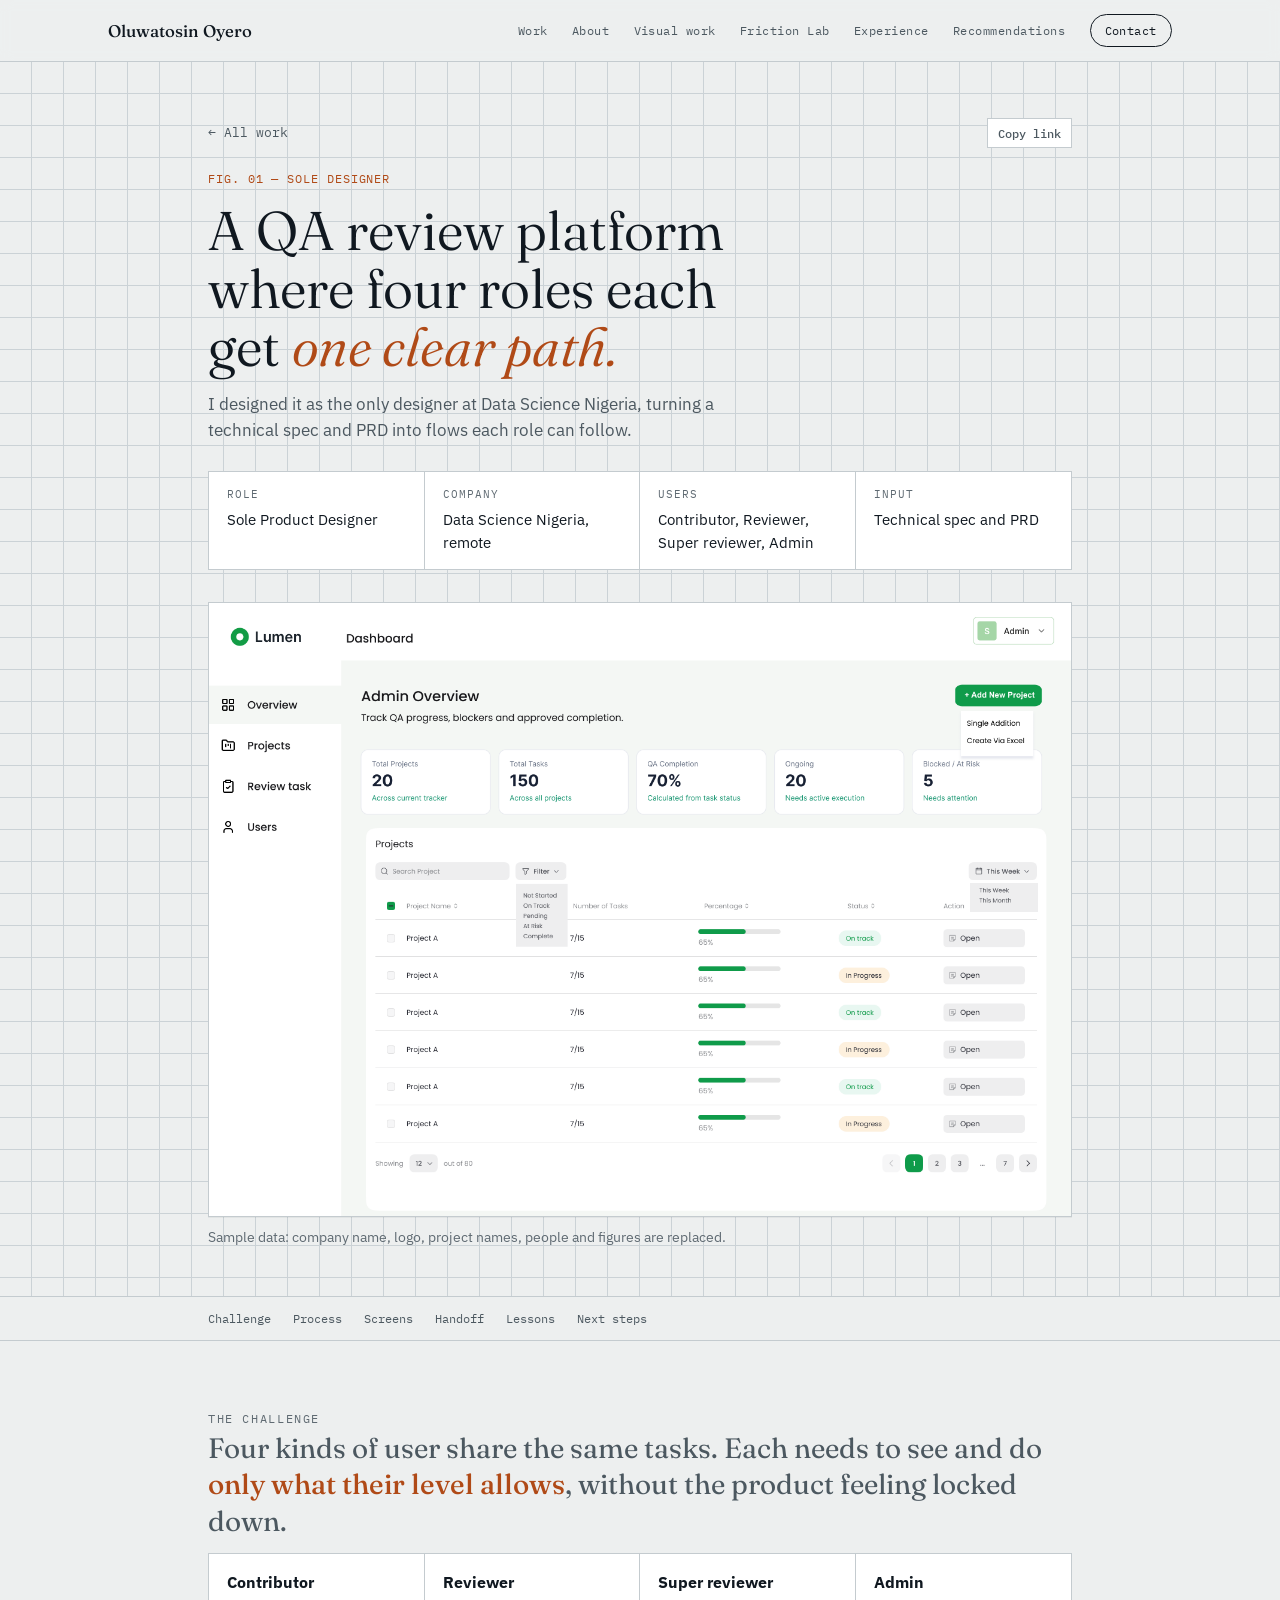
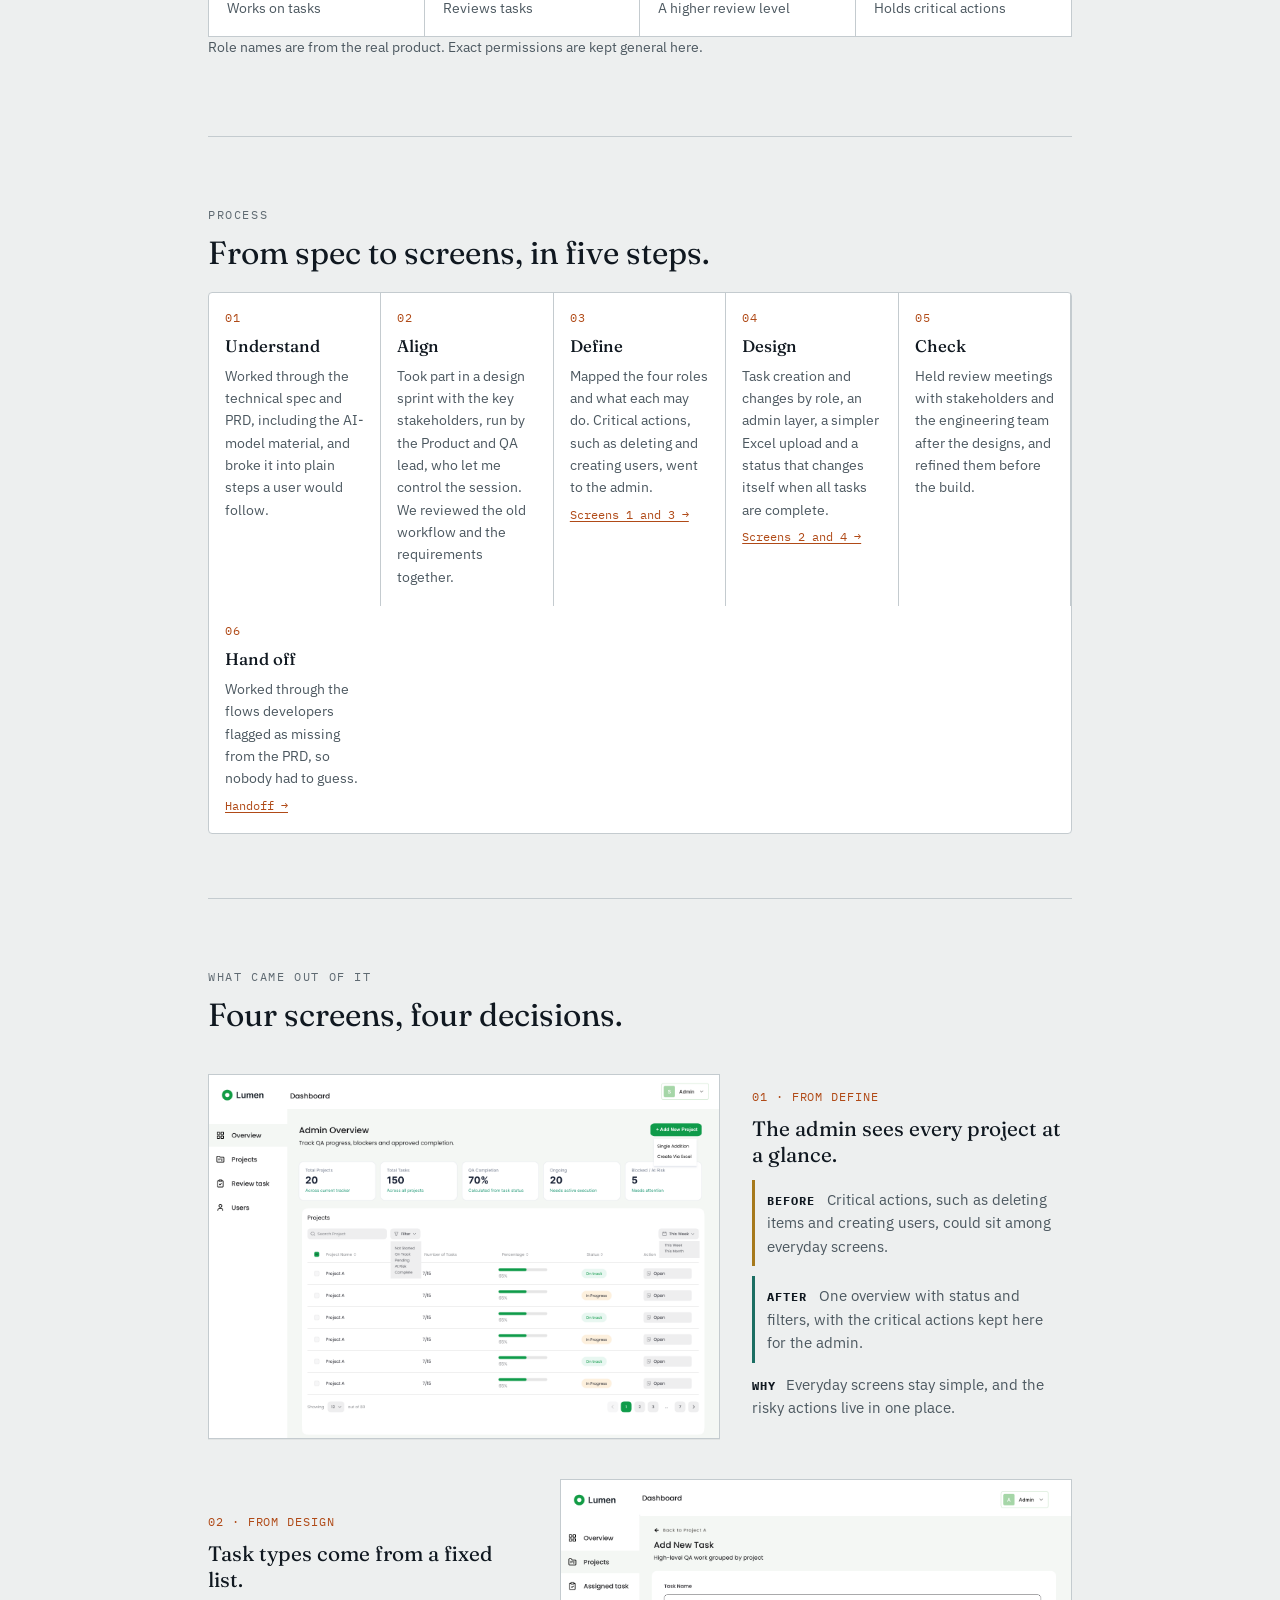
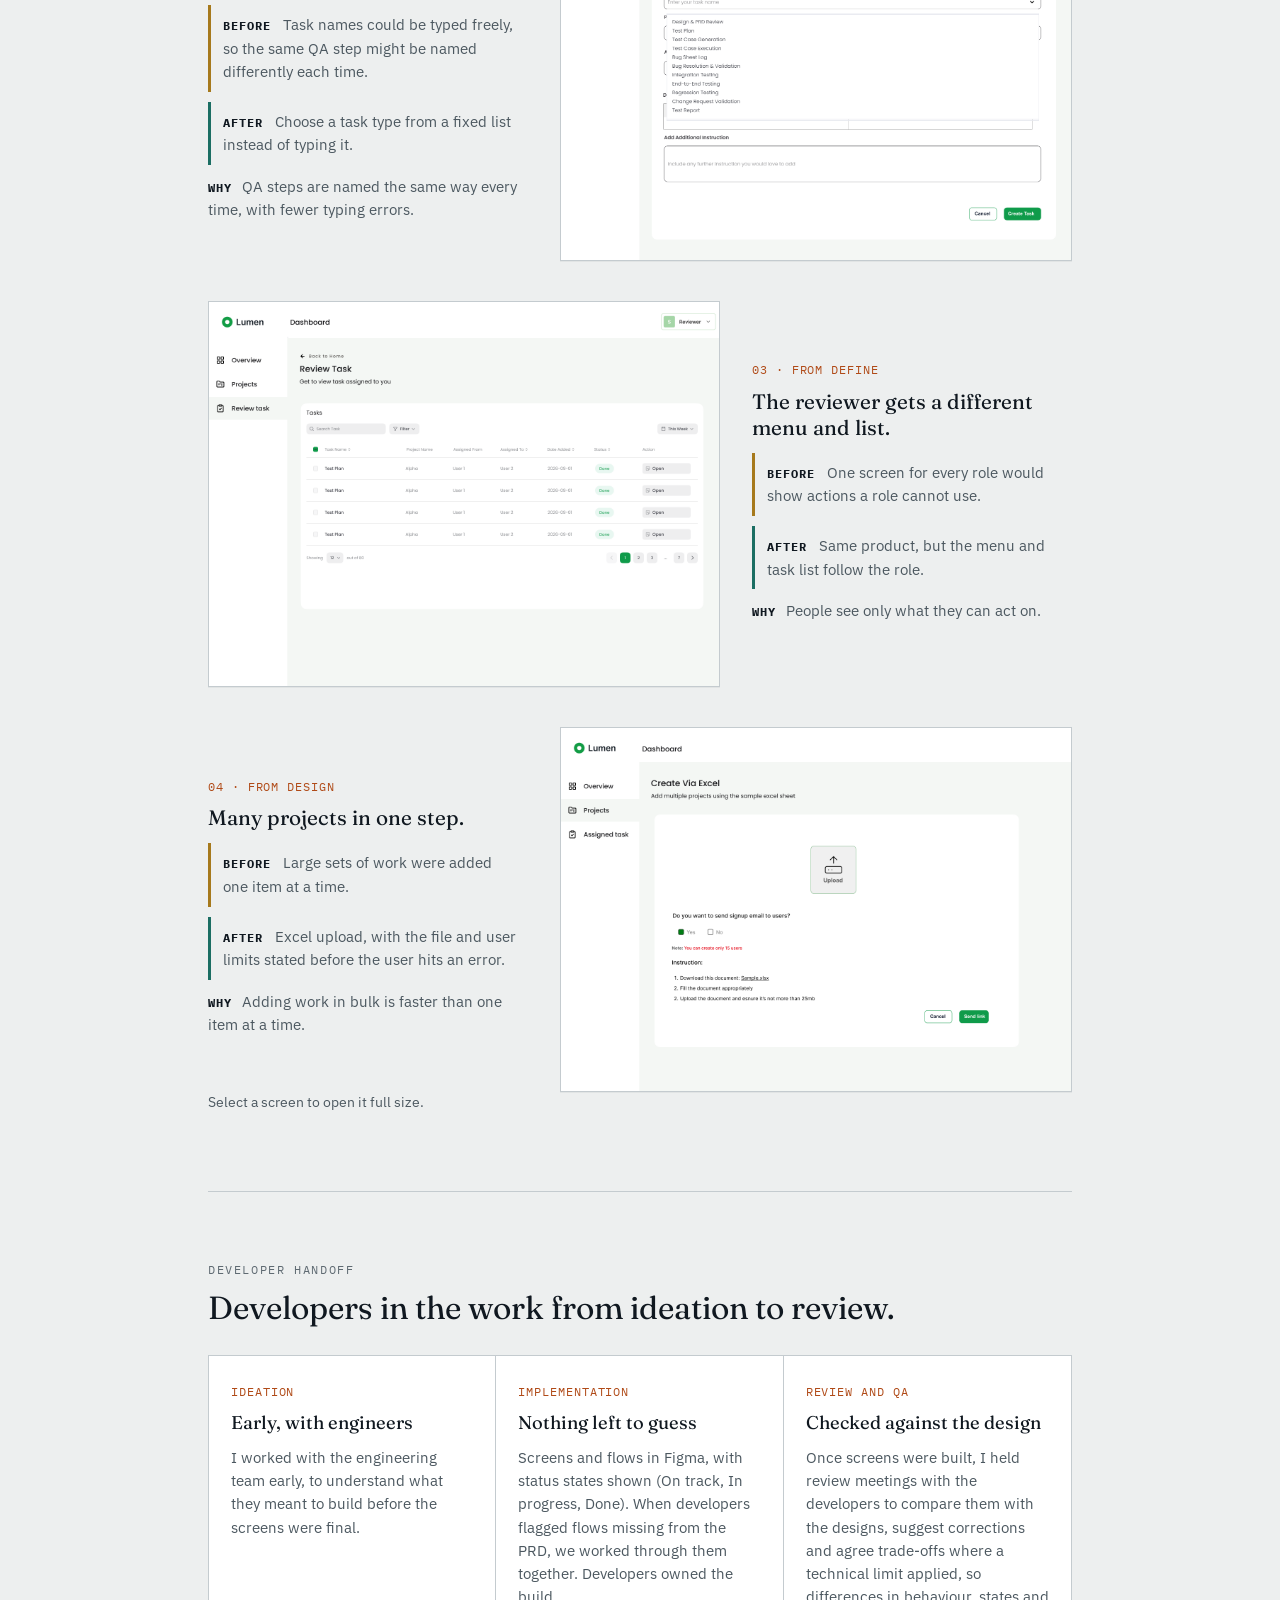
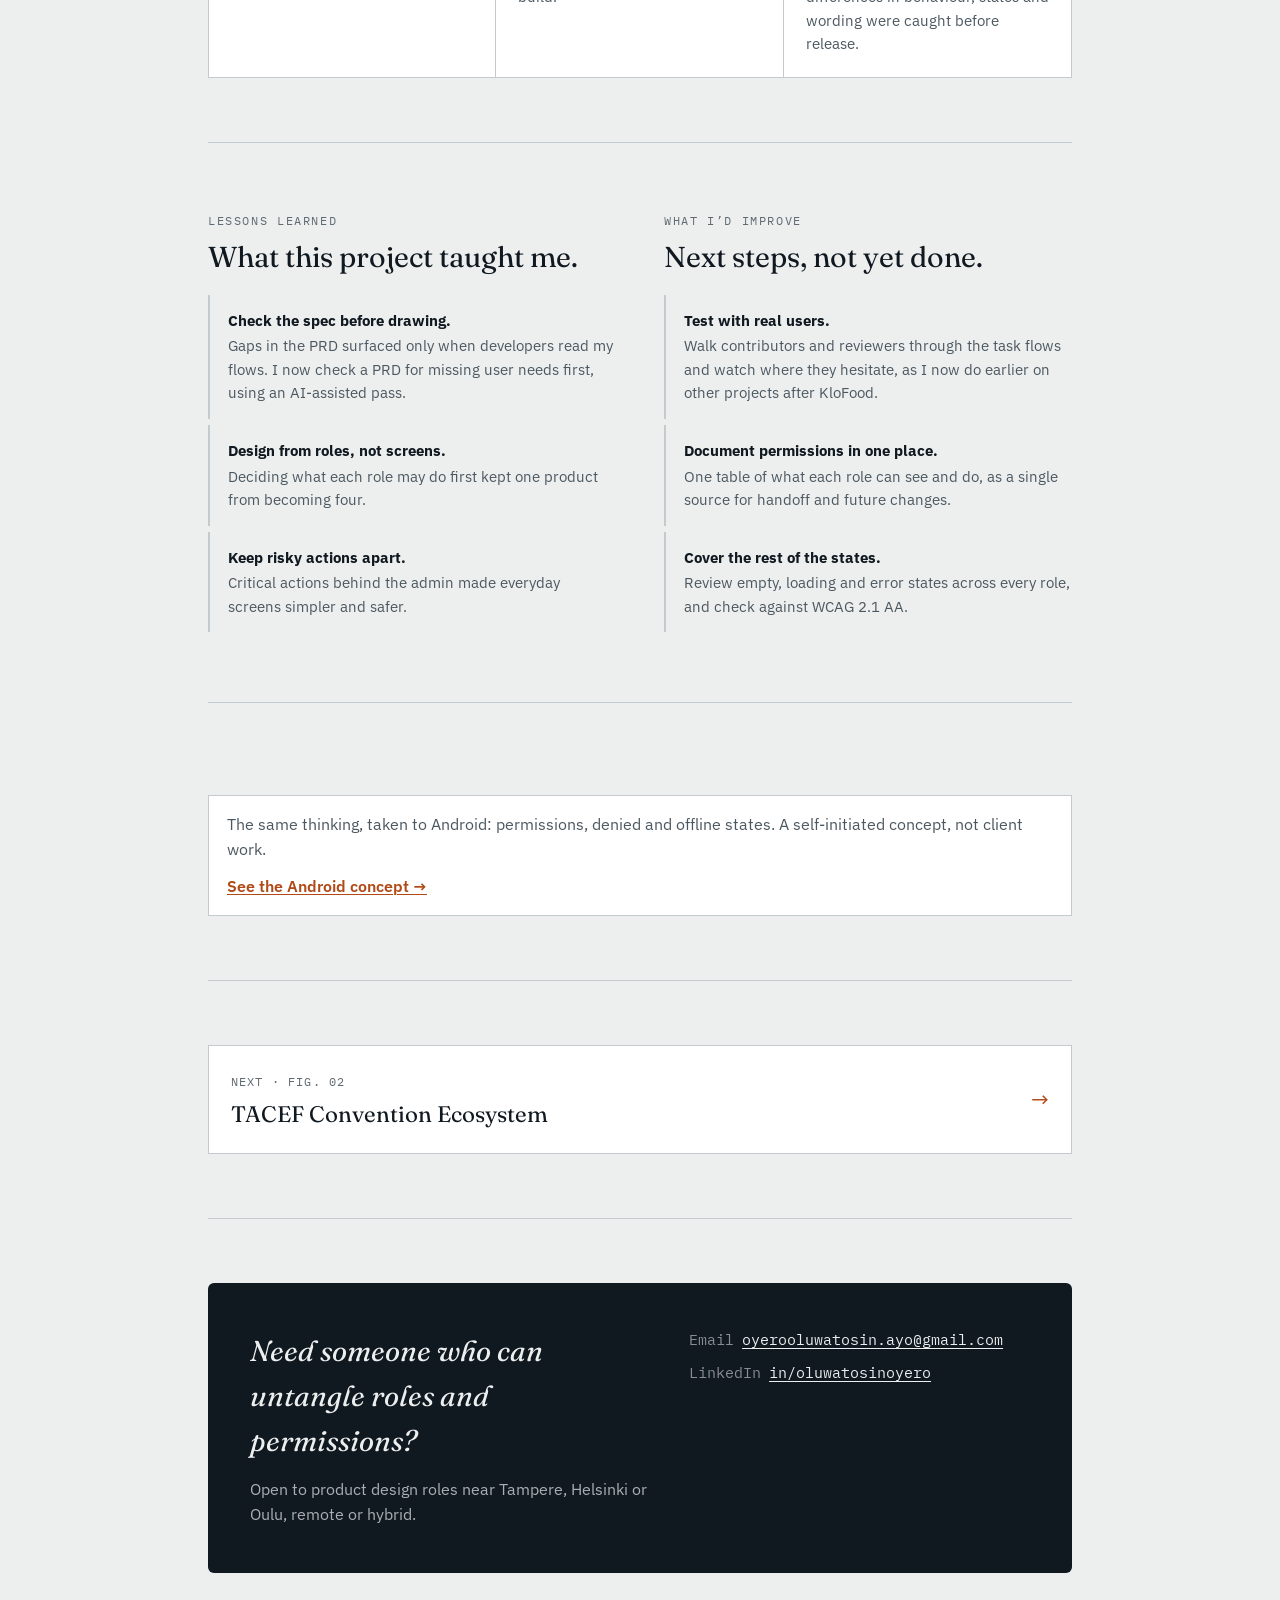
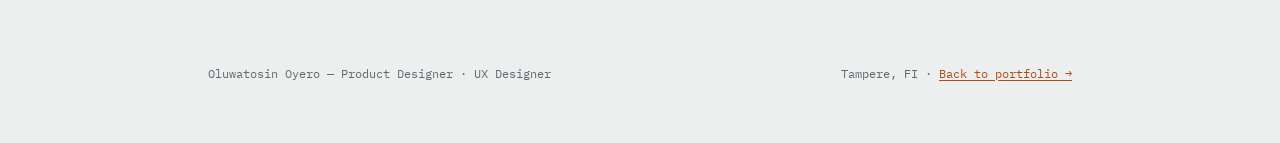
<file: work/dsn.html>
<!DOCTYPE html>
<html lang="en">
<head>
<meta charset="UTF-8">
<meta name="viewport" content="width=device-width, initial-scale=1">
<title>DSN QA Review Platform · Oluwatosin Oyero</title>
<meta name="description" content="Case study: Oluwatosin Oyero was the sole designer on a QA review platform, a project in his Product Designer role at Data Science Nigeria, with four user roles, an admin layer for critical actions, Excel upload and an automatic status trigger.">
<meta property="og:type" content="article">
<meta property="og:title" content="DSN QA Review Platform: a case study by Oluwatosin Oyero">
<meta property="og:description" content="Sole designer on a multi-role QA review platform: four roles, an admin layer for critical actions, and a status that updates itself.">
<link rel="preconnect" href="https://fonts.googleapis.com">
<link rel="preconnect" href="https://fonts.gstatic.com" crossorigin>
<link href="https://fonts.googleapis.com/css2?family=Fraunces:ital,opsz,wght@0,9..144,340;0,9..144,480;1,9..144,340;1,9..144,420&family=IBM+Plex+Sans:wght@400;500;600&family=IBM+Plex+Mono:wght@400;500&display=swap" rel="stylesheet">
<link rel="stylesheet" href="../styles.css">
</head>
<body>
<a class="skip" href="#main">Skip to content</a>

<header class="site">
  <nav class="nav">
    <a class="nav-name" href="../index.html" style="color:inherit;text-decoration:none">Oluwatosin Oyero</a>
    <ul class="nav-links">
      <li><a href="../index.html#work">Work</a></li>
      <li><a href="../index.html#about">About</a></li>
      <li><a href="../visual-work.html">Visual work</a></li>
      <li><a href="../lab.html">Friction Lab</a></li>
      <li><a href="../index.html#experience">Experience</a></li>
      <li><a href="../index.html#recommendations">Recommendations</a></li>
      <li><a href="../index.html#contact">Contact</a></li>
    </ul>
  </nav>
</header>

<section class="page-hero d-hero">
  <div class="wrap">
    <div class="page-top">
      <a class="back" href="../index.html#work">← All work</a>
      <button class="share-btn" type="button" id="share">Copy link</button>
    </div>
    <div class="case-fig">FIG. 01 — SOLE DESIGNER</div>
    <h1 class="display">A QA review platform where four roles each get <em>one clear path.</em></h1>
    <p class="lede">I designed it as the only designer at Data Science Nigeria, turning a technical spec and PRD into flows each role can follow.</p>
    <dl class="d-meta">
      <div><dt>Role</dt><dd>Sole Product Designer</dd></div>
      <div><dt>Company</dt><dd>Data Science Nigeria, remote</dd></div>
      <div><dt>Users</dt><dd>Contributor, Reviewer, Super reviewer, Admin</dd></div>
      <div><dt>Input</dt><dd>Technical spec and PRD</dd></div>
    </dl>
    <a class="d-frame" href="../media/dsn/admin-overview.png" target="_blank" rel="noopener" aria-label="Open the admin overview screen full size">
      <img src="../media/dsn/admin-overview.png" alt="Admin overview of the QA review platform: project totals, completion and a project table with status and filters" width="1440" height="1024">
    </a>
    <p class="d-note">Sample data: company name, logo, project names, people and figures are replaced.</p>
  </div>
</section>

<nav class="d-nav" aria-label="On this page">
  <div class="wrap">
    <a href="#challenge">Challenge</a><a href="#process">Process</a><a href="#screens">Screens</a><a href="#handoff">Handoff</a><a href="#lessons">Lessons</a><a href="#next-steps">Next steps</a>
  </div>
</nav>

<main id="main" class="wrap">

  <section class="cs-block" id="challenge">
    <span class="eyebrow">The challenge</span>
    <p class="d-lead">Four kinds of user share the same tasks. Each needs to see and do <strong>only what their level allows</strong>, without the product feeling locked down.</p>
    <ul class="d-roles" aria-label="The four roles">
      <li><b>Contributor</b><span>Works on tasks</span></li>
      <li><b>Reviewer</b><span>Reviews tasks</span></li>
      <li><b>Super reviewer</b><span>A higher review level</span></li>
      <li><b>Admin</b><span>Holds critical actions</span></li>
    </ul>
    <p class="d-note">Role names are from the real product. Exact permissions are kept general here.</p>
  </section>

  <section class="cs-block" id="process">
    <span class="eyebrow">Process</span>
    <h2>From spec to screens, in five steps.</h2>
    <ol class="process">
      <li><b>Understand</b><span>Worked through the technical spec and PRD, including the AI-model material, and broke it into plain steps a user would follow.</span></li>
      <li><b>Align</b><span>Took part in a design sprint with the key stakeholders, run by the Product and QA lead, who let me control the session. We reviewed the old workflow and the requirements together.</span></li>
      <li><b>Define</b><span>Mapped the four roles and what each may do. Critical actions, such as deleting and creating users, went to the admin.</span><a href="#screens">Screens 1 and 3 →</a></li>
      <li><b>Design</b><span>Task creation and changes by role, an admin layer, a simpler Excel upload and a status that changes itself when all tasks are complete.</span><a href="#screens">Screens 2 and 4 →</a></li>
      <li><b>Check</b><span>Held review meetings with stakeholders and the engineering team after the designs, and refined them before the build.</span></li>
      <li><b>Hand off</b><span>Worked through the flows developers flagged as missing from the PRD, so nobody had to guess.</span><a href="#handoff">Handoff →</a></li>
    </ol>
  </section>

  <section class="cs-block" id="screens">
    <span class="eyebrow">What came out of it</span>
    <h2>Four screens, four decisions.</h2>

    <article class="d-shot">
      <a class="d-frame" href="../media/dsn/admin-overview.png" target="_blank" rel="noopener"><img src="../media/dsn/admin-overview.png" alt="Admin overview with project status and filters" width="1440" height="1024" loading="lazy"></a>
      <div class="d-why">
        <span class="k">01 · From Define</span>
        <h3>The admin sees every project at a glance.</h3>
        <p class="ba before"><b>Before</b> Critical actions, such as deleting items and creating users, could sit among everyday screens.</p>
        <p class="ba after"><b>After</b> One overview with status and filters, with the critical actions kept here for the admin.</p>
        <p><b>Why</b> Everyday screens stay simple, and the risky actions live in one place.</p>
      </div>
    </article>

    <article class="d-shot flip">
      <a class="d-frame" href="../media/dsn/add-task.png" target="_blank" rel="noopener"><img src="../media/dsn/add-task.png" alt="Add New Task form with a fixed list of QA task types" width="1440" height="1075" loading="lazy"></a>
      <div class="d-why">
        <span class="k">02 · From Design</span>
        <h3>Task types come from a fixed list.</h3>
        <p class="ba before"><b>Before</b> Task names could be typed freely, so the same QA step might be named differently each time.</p>
        <p class="ba after"><b>After</b> Choose a task type from a fixed list instead of typing it.</p>
        <p><b>Why</b> QA steps are named the same way every time, with fewer typing errors.</p>
      </div>
    </article>

    <article class="d-shot">
      <a class="d-frame" href="../media/dsn/review-task.png" target="_blank" rel="noopener"><img src="../media/dsn/review-task.png" alt="Review Task table for the reviewer role" width="1440" height="1084" loading="lazy"></a>
      <div class="d-why">
        <span class="k">03 · From Define</span>
        <h3>The reviewer gets a different menu and list.</h3>
        <p class="ba before"><b>Before</b> One screen for every role would show actions a role cannot use.</p>
        <p class="ba after"><b>After</b> Same product, but the menu and task list follow the role.</p>
        <p><b>Why</b> People see only what they can act on.</p>
      </div>
    </article>

    <article class="d-shot flip">
      <a class="d-frame" href="../media/dsn/create-via-excel.png" target="_blank" rel="noopener"><img src="../media/dsn/create-via-excel.png" alt="Create via Excel upload screen with instructions and limits" width="1440" height="1024" loading="lazy"></a>
      <div class="d-why">
        <span class="k">04 · From Design</span>
        <h3>Many projects in one step.</h3>
        <p class="ba before"><b>Before</b> Large sets of work were added one item at a time.</p>
        <p class="ba after"><b>After</b> Excel upload, with the file and user limits stated before the user hits an error.</p>
        <p><b>Why</b> Adding work in bulk is faster than one item at a time.</p>
      </div>
    </article>
    <p class="d-note">Select a screen to open it full size.</p>
  </section>

  <section class="cs-block" id="handoff">
    <span class="eyebrow">Developer handoff</span>
    <h2>Developers in the work from ideation to review.</h2>
    <ol class="d-stages">
      <li><span class="k">Ideation</span><b>Early, with engineers</b><p>I worked with the engineering team early, to understand what they meant to build before the screens were final.</p></li>
      <li><span class="k">Implementation</span><b>Nothing left to guess</b><p>Screens and flows in Figma, with status states shown (On track, In progress, Done). When developers flagged flows missing from the PRD, we worked through them together. Developers owned the build.</p></li>
      <li><span class="k">Review and QA</span><b>Checked against the design</b><p>Once screens were built, I held review meetings with the developers to compare them with the designs, suggest corrections and agree trade-offs where a technical limit applied, so differences in behaviour, states and wording were caught before release.</p></li>
    </ol>
  </section>

  <section class="cs-block" id="lessons">
    <div class="d-cols">
      <div id="lessons-col">
        <span class="eyebrow">Lessons learned</span>
        <h2>What this project taught me.</h2>
        <ul class="d-list">
          <li><b>Check the spec before drawing.</b> Gaps in the PRD surfaced only when developers read my flows. I now check a PRD for missing user needs first, using an AI-assisted pass.</li>
          <li><b>Design from roles, not screens.</b> Deciding what each role may do first kept one product from becoming four.</li>
          <li><b>Keep risky actions apart.</b> Critical actions behind the admin made everyday screens simpler and safer.</li>
        </ul>
      </div>
      <div id="next-steps">
        <span class="eyebrow">What I’d improve</span>
        <h2>Next steps, not yet done.</h2>
        <ul class="d-list">
          <li><b>Test with real users.</b> Walk contributors and reviewers through the task flows and watch where they hesitate, as I now do earlier on other projects after KloFood.</li>
          <li><b>Document permissions in one place.</b> One table of what each role can see and do, as a single source for handoff and future changes.</li>
          <li><b>Cover the rest of the states.</b> Review empty, loading and error states across every role, and check against WCAG 2.1 AA.</li>
        </ul>
      </div>
    </div>
  </section>

  <section class="cs-block">
    <div class="callout">
      <p>The same thinking, taken to Android: permissions, denied and offline states. A self-initiated concept, not client work.</p>
      <a href="../android-concept.html">See the Android concept →</a>
    </div>
  </section>

  <section class="cs-block">
    <a class="next-case" href="tacef.html">
      <span><span class="k">Next · FIG. 02</span><b>TACEF Convention Ecosystem</b></span>
      <span class="arrow" aria-hidden="true">→</span>
    </a>
  </section>

  <section id="contact" style="border-bottom:none">
    <div class="contact-panel">
      <div>
        <h2>Need someone who can untangle roles and permissions?</h2>
        <p>Open to product design roles near Tampere, Helsinki or Oulu, remote or hybrid.</p>
      </div>
      <ul class="contact-links">
        <li><span>Email</span><a href="mailto:oyerooluwatosin.ayo@gmail.com">oyerooluwatosin.ayo@gmail.com</a></li>
        <li><span>LinkedIn</span><a href="https://www.linkedin.com/in/oluwatosinoyero/" target="_blank" rel="noopener">in/oluwatosinoyero</a></li>
      </ul>
    </div>
  </section>

  <footer>
    <span>Oluwatosin Oyero — Product Designer · UX Designer</span>
    <span class="mono">Tampere, FI · <a href="../index.html">Back to portfolio →</a></span>
  </footer>
</main>

<script src="../share.js"></script>
</body>
</html>
</file>
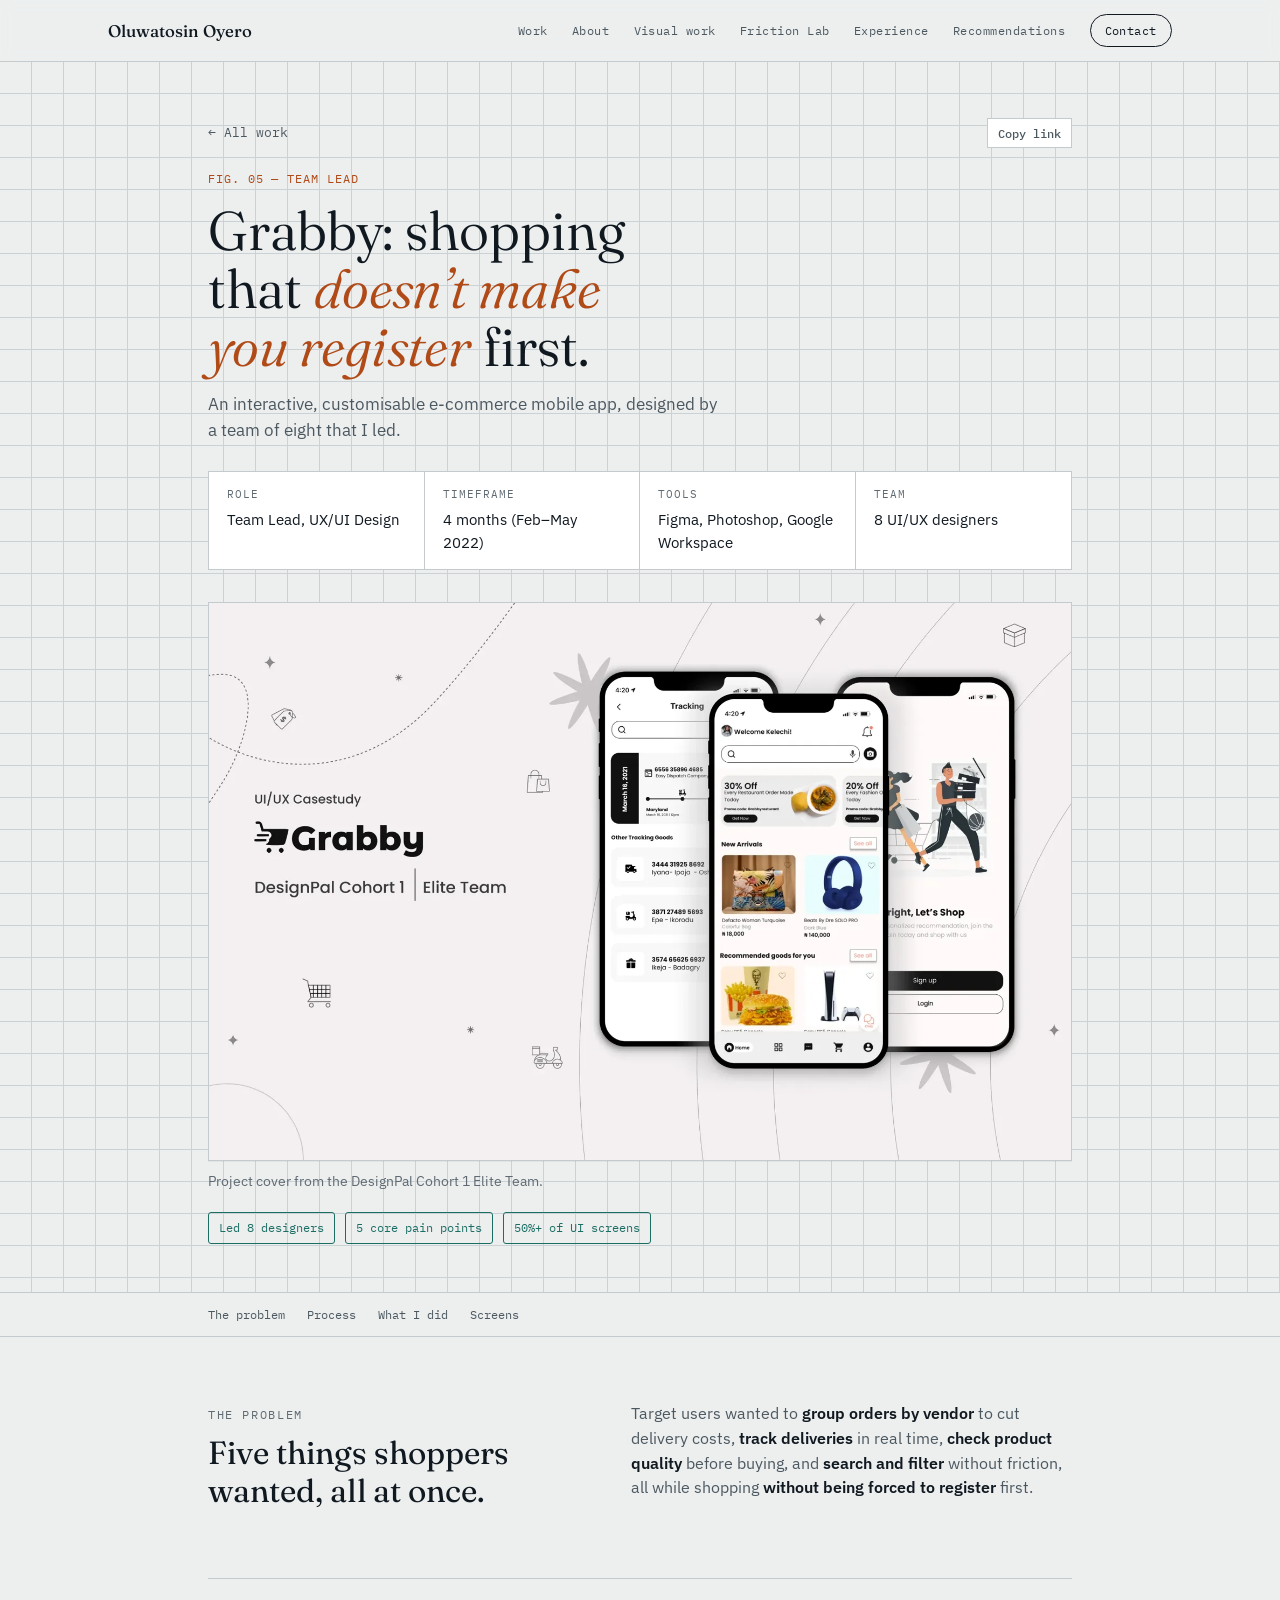
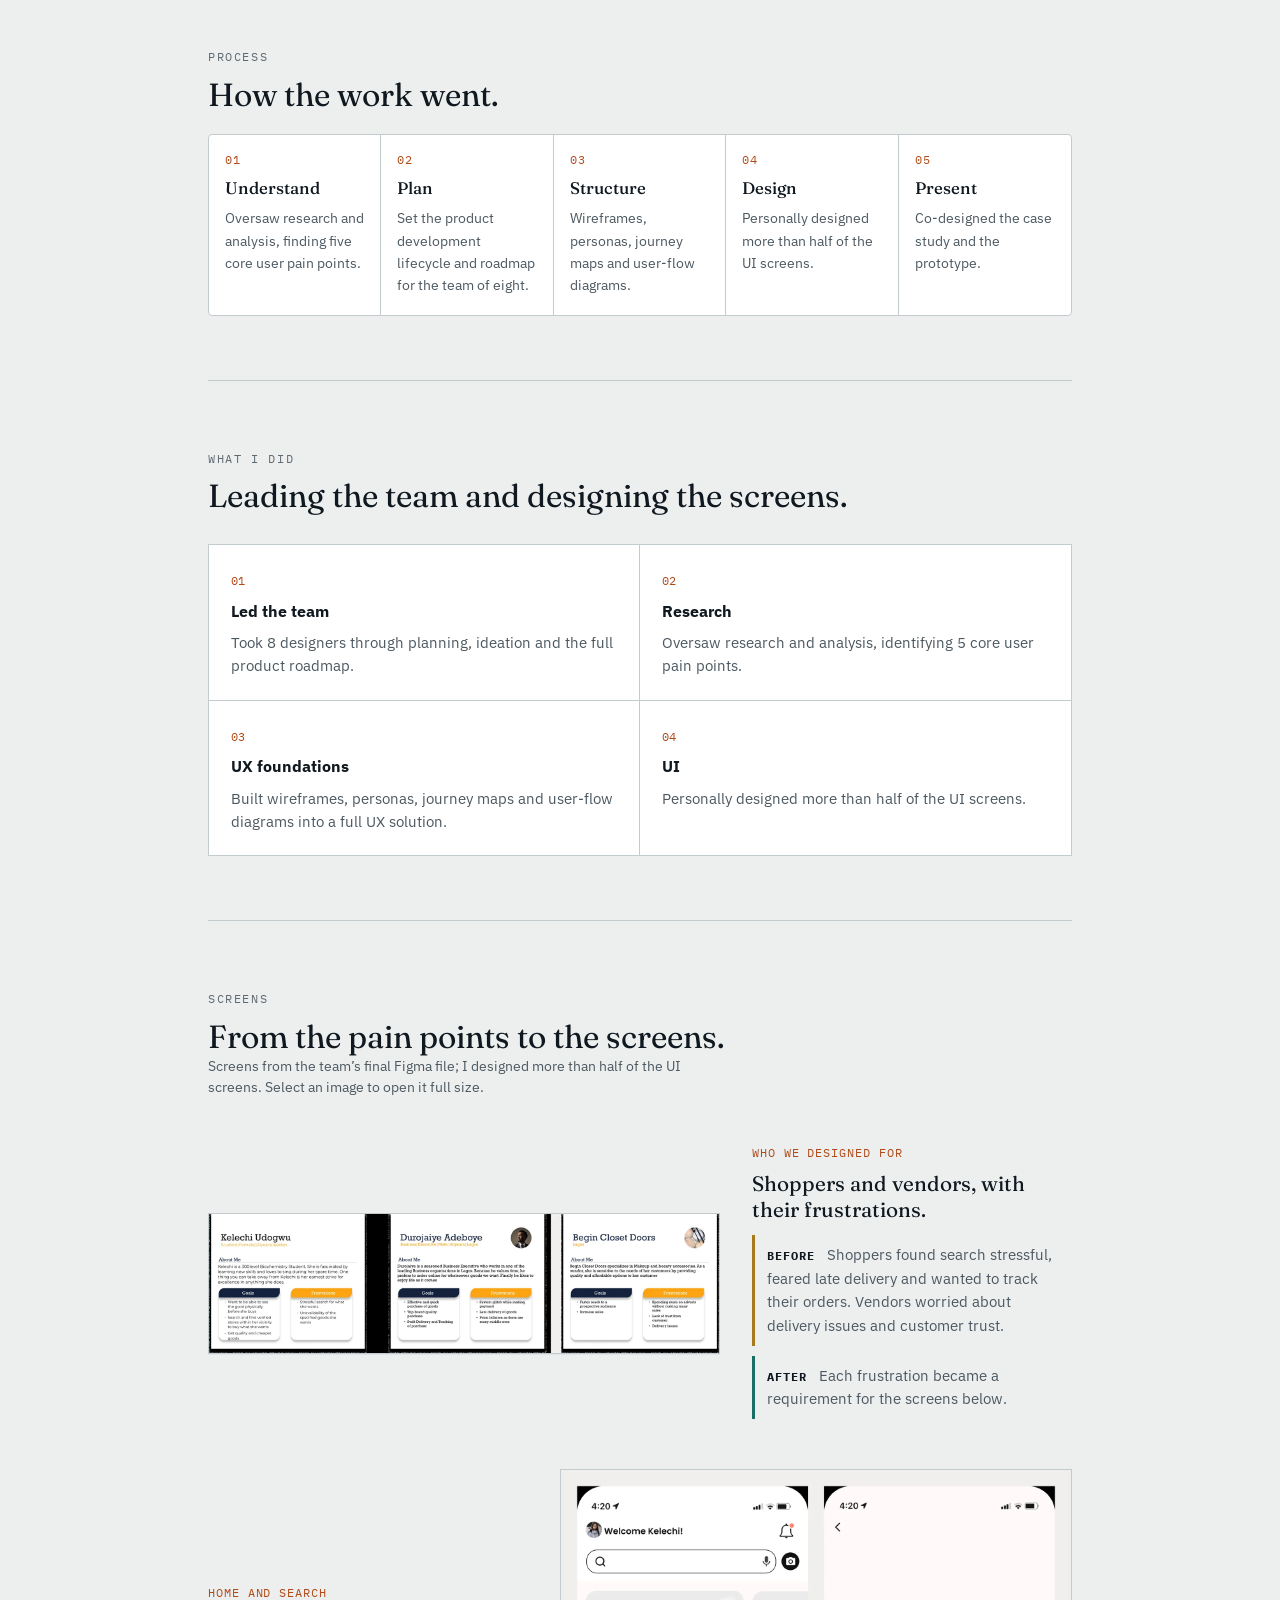
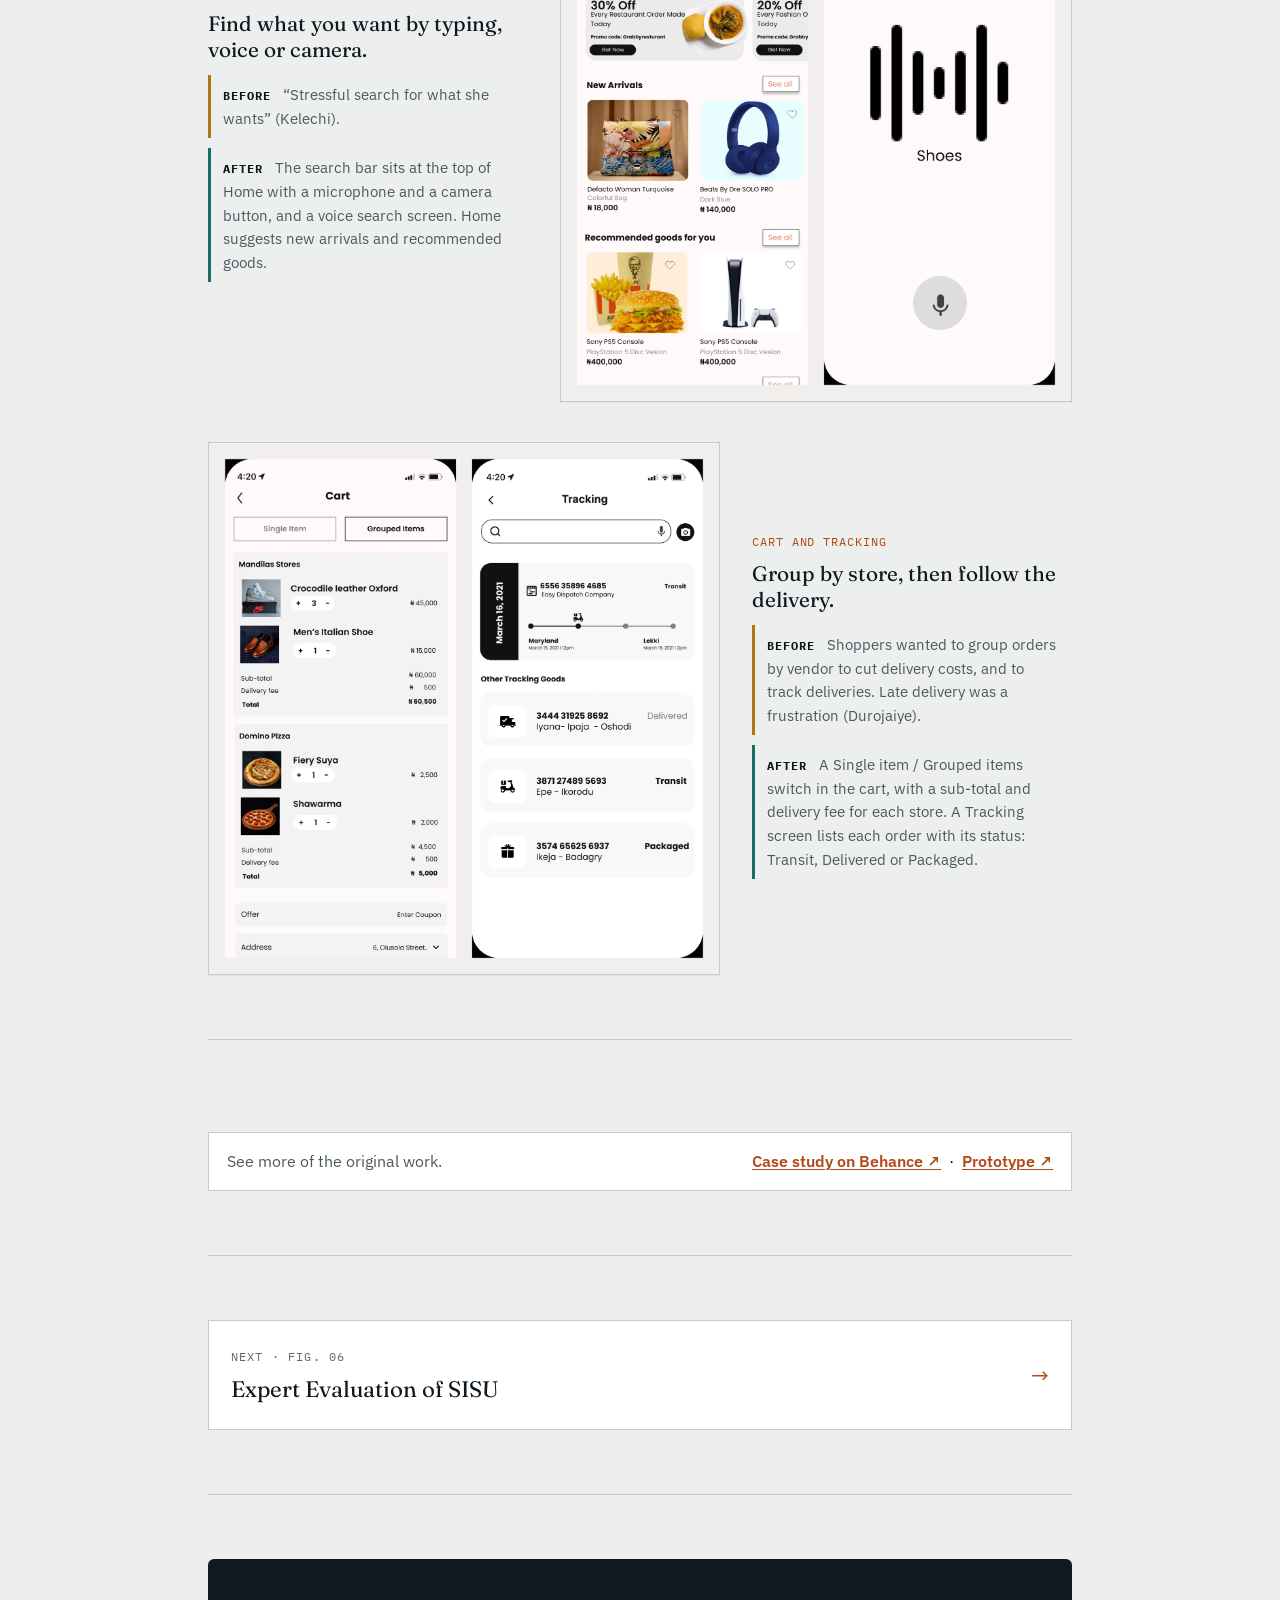
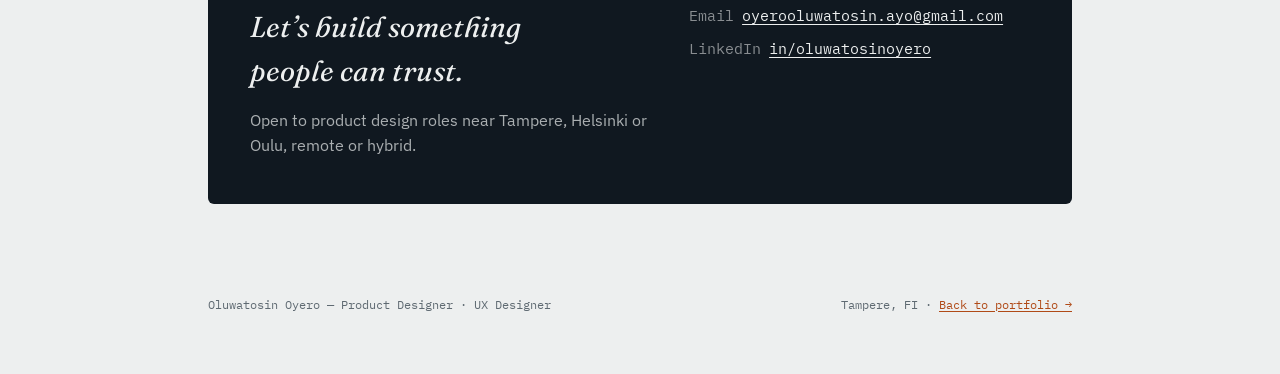
<file: work/grabby.html>
<!DOCTYPE html>
<html lang="en">
<head>
<meta charset="UTF-8">
<meta name="viewport" content="width=device-width, initial-scale=1">
<title>Grabby · Oluwatosin Oyero</title>
<meta name="description" content="Case study: Grabby, an e-commerce mobile app. Oluwatosin Oyero led a team of 8 UI/UX designers.">
<meta property="og:type" content="article">
<meta property="og:title" content="Grabby: a case study by Oluwatosin Oyero">
<meta property="og:description" content="An interactive, customisable e-commerce mobile app, designed by a team of eight that I led.">
<link rel="preconnect" href="https://fonts.googleapis.com">
<link rel="preconnect" href="https://fonts.gstatic.com" crossorigin>
<link href="https://fonts.googleapis.com/css2?family=Fraunces:ital,opsz,wght@0,9..144,340;0,9..144,480;1,9..144,340;1,9..144,420&family=IBM+Plex+Sans:wght@400;500;600&family=IBM+Plex+Mono:wght@400;500&display=swap" rel="stylesheet">
<link rel="stylesheet" href="../styles.css">
</head>
<body>
<a class="skip" href="#main">Skip to content</a>

<header class="site">
  <nav class="nav">
    <a class="nav-name" href="../index.html" style="color:inherit;text-decoration:none">Oluwatosin Oyero</a>
    <ul class="nav-links">
      <li><a href="../index.html#work">Work</a></li>
      <li><a href="../index.html#about">About</a></li>
      <li><a href="../visual-work.html">Visual work</a></li>
      <li><a href="../lab.html">Friction Lab</a></li>
      <li><a href="../index.html#experience">Experience</a></li>
      <li><a href="../index.html#recommendations">Recommendations</a></li>
      <li><a href="../index.html#contact">Contact</a></li>
    </ul>
  </nav>
</header>

<section class="page-hero d-hero">
  <div class="wrap">
    <div class="page-top">
      <a class="back" href="../index.html#work">← All work</a>
      <button class="share-btn" type="button" id="share">Copy link</button>
    </div>
    <div class="case-fig">FIG. 05 — TEAM LEAD</div>
    <h1 class="display">Grabby: shopping that <em>doesn’t make you register</em> first.</h1>
    <p class="lede">An interactive, customisable e-commerce mobile app, designed by a team of eight that I led.</p>
    <dl class="d-meta"><div><dt>Role</dt><dd>Team Lead, UX/UI Design</dd></div><div><dt>Timeframe</dt><dd>4 months (Feb–May 2022)</dd></div><div><dt>Tools</dt><dd>Figma, Photoshop, Google Workspace</dd></div><div><dt>Team</dt><dd>8 UI/UX designers</dd></div></dl>
    <a class="d-frame" href="../media/grabby/cover.webp" target="_blank" rel="noopener" aria-label="Open the Grabby cover full size">
      <img src="../media/grabby/cover.webp" alt="Grabby case study cover showing three phone screens: tracking, home and sign up" width="1600" height="1035">
    </a>
    <p class="d-note">Project cover from the DesignPal Cohort 1 Elite Team.</p>
    <div class="result-strip">
      <span class="result-chip">Led 8 designers</span>
      <span class="result-chip">5 core pain points</span>
      <span class="result-chip">50%+ of UI screens</span>
    </div>
  </div>
</section>

<nav class="d-nav" aria-label="On this page">
  <div class="wrap">
    <a href="#the-problem">The problem</a><a href="#process">Process</a><a href="#what-i-did">What I did</a><a href="#screens">Screens</a>
  </div>
</nav>

<main id="main" class="wrap">


  <section class="cs-block" id="the-problem">
    <div class="cs-two">
      <div>
        <span class="eyebrow">The problem</span>
        <h2>Five things shoppers wanted, all at once.</h2>
      </div>
      <div>
        <p>Target users wanted to <strong>group orders by vendor</strong> to cut delivery costs, <strong>track deliveries</strong> in real time, <strong>check product quality</strong> before buying, and <strong>search and filter</strong> without friction, all while shopping <strong>without being forced to register</strong> first.</p>
      </div>
    </div>
  </section>

  <section class="cs-block" id="process">
    <span class="eyebrow">Process</span>
    <h2>How the work went.</h2>
    <ol class="process">
      <li><b>Understand</b><span>Oversaw research and analysis, finding five core user pain points.</span></li>
      <li><b>Plan</b><span>Set the product development lifecycle and roadmap for the team of eight.</span></li>
      <li><b>Structure</b><span>Wireframes, personas, journey maps and user-flow diagrams.</span></li>
      <li><b>Design</b><span>Personally designed more than half of the UI screens.</span></li>
      <li><b>Present</b><span>Co-designed the case study and the prototype.</span></li>
    </ol>
  </section>

  <section class="cs-block" id="what-i-did">
    <span class="eyebrow">What I did</span>
    <h2>Leading the team and designing the screens.</h2>
    <div class="cs-grid">
      <div><span class="n">01</span><h3>Led the team</h3><p>Took 8 designers through planning, ideation and the full product roadmap.</p></div>
      <div><span class="n">02</span><h3>Research</h3><p>Oversaw research and analysis, identifying 5 core user pain points.</p></div>
      <div><span class="n">03</span><h3>UX foundations</h3><p>Built wireframes, personas, journey maps and user-flow diagrams into a full UX solution.</p></div>
      <div><span class="n">04</span><h3>UI</h3><p>Personally designed more than half of the UI screens.</p></div>
    </div>
  </section>

  <section class="cs-block" id="screens">
    <span class="eyebrow">Screens</span>
    <h2>From the pain points to the screens.</h2>
    <p class="d-note">Screens from the team’s final Figma file; I designed more than half of the UI screens. Select an image to open it full size.</p>
    <article class="d-shot">
      <a class="d-frame" href="../media/grabby/personas.webp" target="_blank" rel="noopener"><img src="../media/grabby/personas.webp" alt="Three personas: Kelechi, a student; Durojaiye, a business executive; and Begin Closet Doors, a vendor, each with goals and frustrations" width="1600" height="434" loading="lazy"></a>
      <div class="d-why">
        <span class="k">Who we designed for</span>
        <h3>Shoppers and vendors, with their frustrations.</h3>
        <p class="ba before"><b>Before</b> Shoppers found search stressful, feared late delivery and wanted to track their orders. Vendors worried about delivery issues and customer trust.</p>
        <p class="ba after"><b>After</b> Each frustration became a requirement for the screens below.</p>
      </div>
    </article>
    <article class="d-shot flip">
      <a class="d-frame" href="../media/grabby/home-voice-search.webp" target="_blank" rel="noopener"><img src="../media/grabby/home-voice-search.webp" alt="Grabby home screen with a search bar, promotions, new arrivals and recommended goods, next to a voice search screen" width="1500" height="1563" loading="lazy"></a>
      <div class="d-why">
        <span class="k">Home and search</span>
        <h3>Find what you want by typing, voice or camera.</h3>
        <p class="ba before"><b>Before</b> “Stressful search for what she wants” (Kelechi).</p>
        <p class="ba after"><b>After</b> The search bar sits at the top of Home with a microphone and a camera button, and a voice search screen. Home suggests new arrivals and recommended goods.</p>
      </div>
    </article>
    <article class="d-shot">
      <a class="d-frame" href="../media/grabby/cart-tracking.webp" target="_blank" rel="noopener"><img src="../media/grabby/cart-tracking.webp" alt="Grabby cart grouped by store with a delivery fee per store, next to a delivery tracking screen with statuses" width="1500" height="1563" loading="lazy"></a>
      <div class="d-why">
        <span class="k">Cart and tracking</span>
        <h3>Group by store, then follow the delivery.</h3>
        <p class="ba before"><b>Before</b> Shoppers wanted to group orders by vendor to cut delivery costs, and to track deliveries. Late delivery was a frustration (Durojaiye).</p>
        <p class="ba after"><b>After</b> A Single item / Grouped items switch in the cart, with a sub-total and delivery fee for each store. A Tracking screen lists each order with its status: Transit, Delivered or Packaged.</p>
      </div>
    </article>
  </section>

  <section class="cs-block">
    <div class="callout">
      <p>See more of the original work.</p>
      <span><a href="https://www.behance.net/gallery/148618049/Grabby" target="_blank" rel="noopener">Case study on Behance ↗</a> &nbsp;·&nbsp; <a href="https://www.figma.com/proto/08sOQANob03qPjlKBUJX3I/Grabby-App---Elite-team?node-id=779%3A3380" target="_blank" rel="noopener">Prototype ↗</a></span>
    </div>
  </section>

  <section class="cs-block">
    <a class="next-case" href="sisu.html">
      <span><span class="k">Next · FIG. 06</span><b>Expert Evaluation of SISU</b></span>
      <span class="arrow" aria-hidden="true">→</span>
    </a>
  </section>

  <section id="contact" style="border-bottom:none">
    <div class="contact-panel">
      <div>
        <h2>Let’s build something people can trust.</h2>
        <p>Open to product design roles near Tampere, Helsinki or Oulu, remote or hybrid.</p>
      </div>
      <ul class="contact-links">
        <li><span>Email</span><a href="mailto:oyerooluwatosin.ayo@gmail.com">oyerooluwatosin.ayo@gmail.com</a></li>
        <li><span>LinkedIn</span><a href="https://www.linkedin.com/in/oluwatosinoyero/" target="_blank" rel="noopener">in/oluwatosinoyero</a></li>
      </ul>
    </div>
  </section>

  <footer>
    <span>Oluwatosin Oyero — Product Designer · UX Designer</span>
    <span class="mono">Tampere, FI · <a href="../index.html">Back to portfolio →</a></span>
  </footer>
</main>

<script src="../share.js"></script>
</body>
</html>
</file>
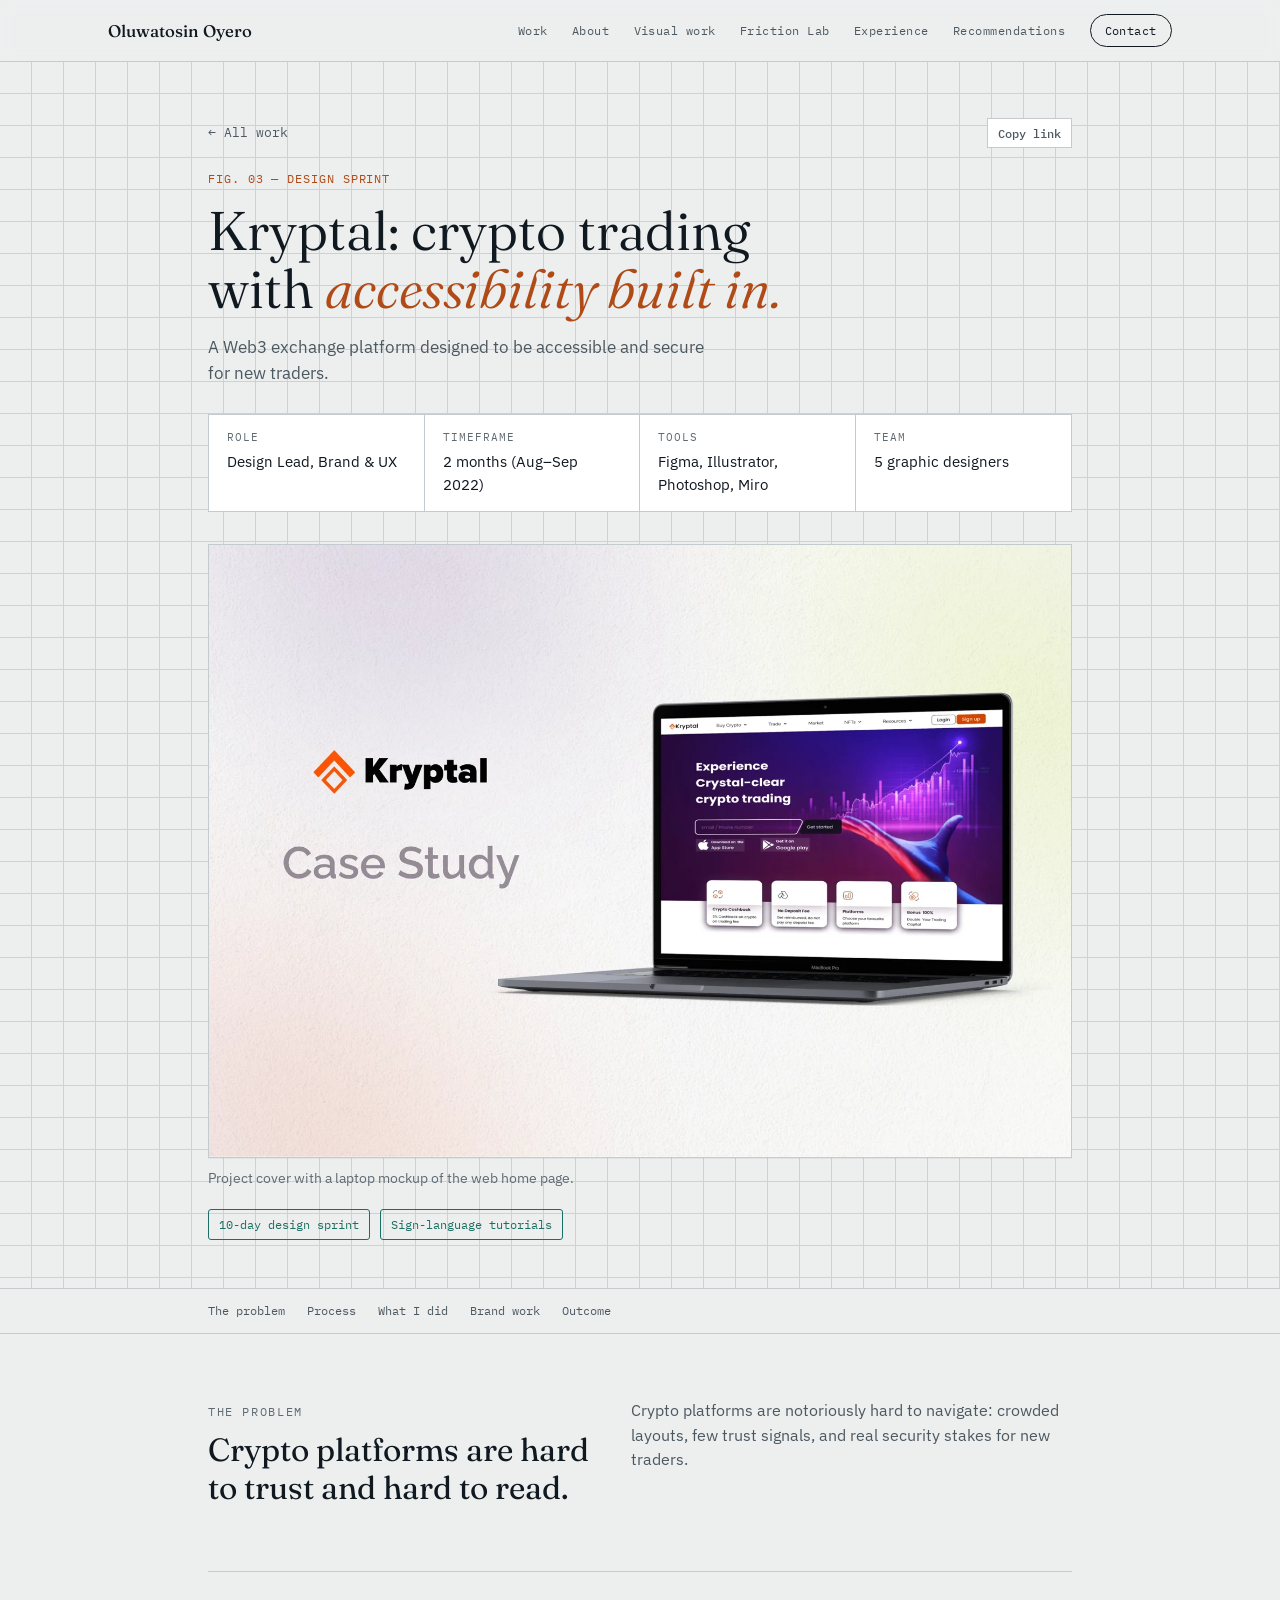
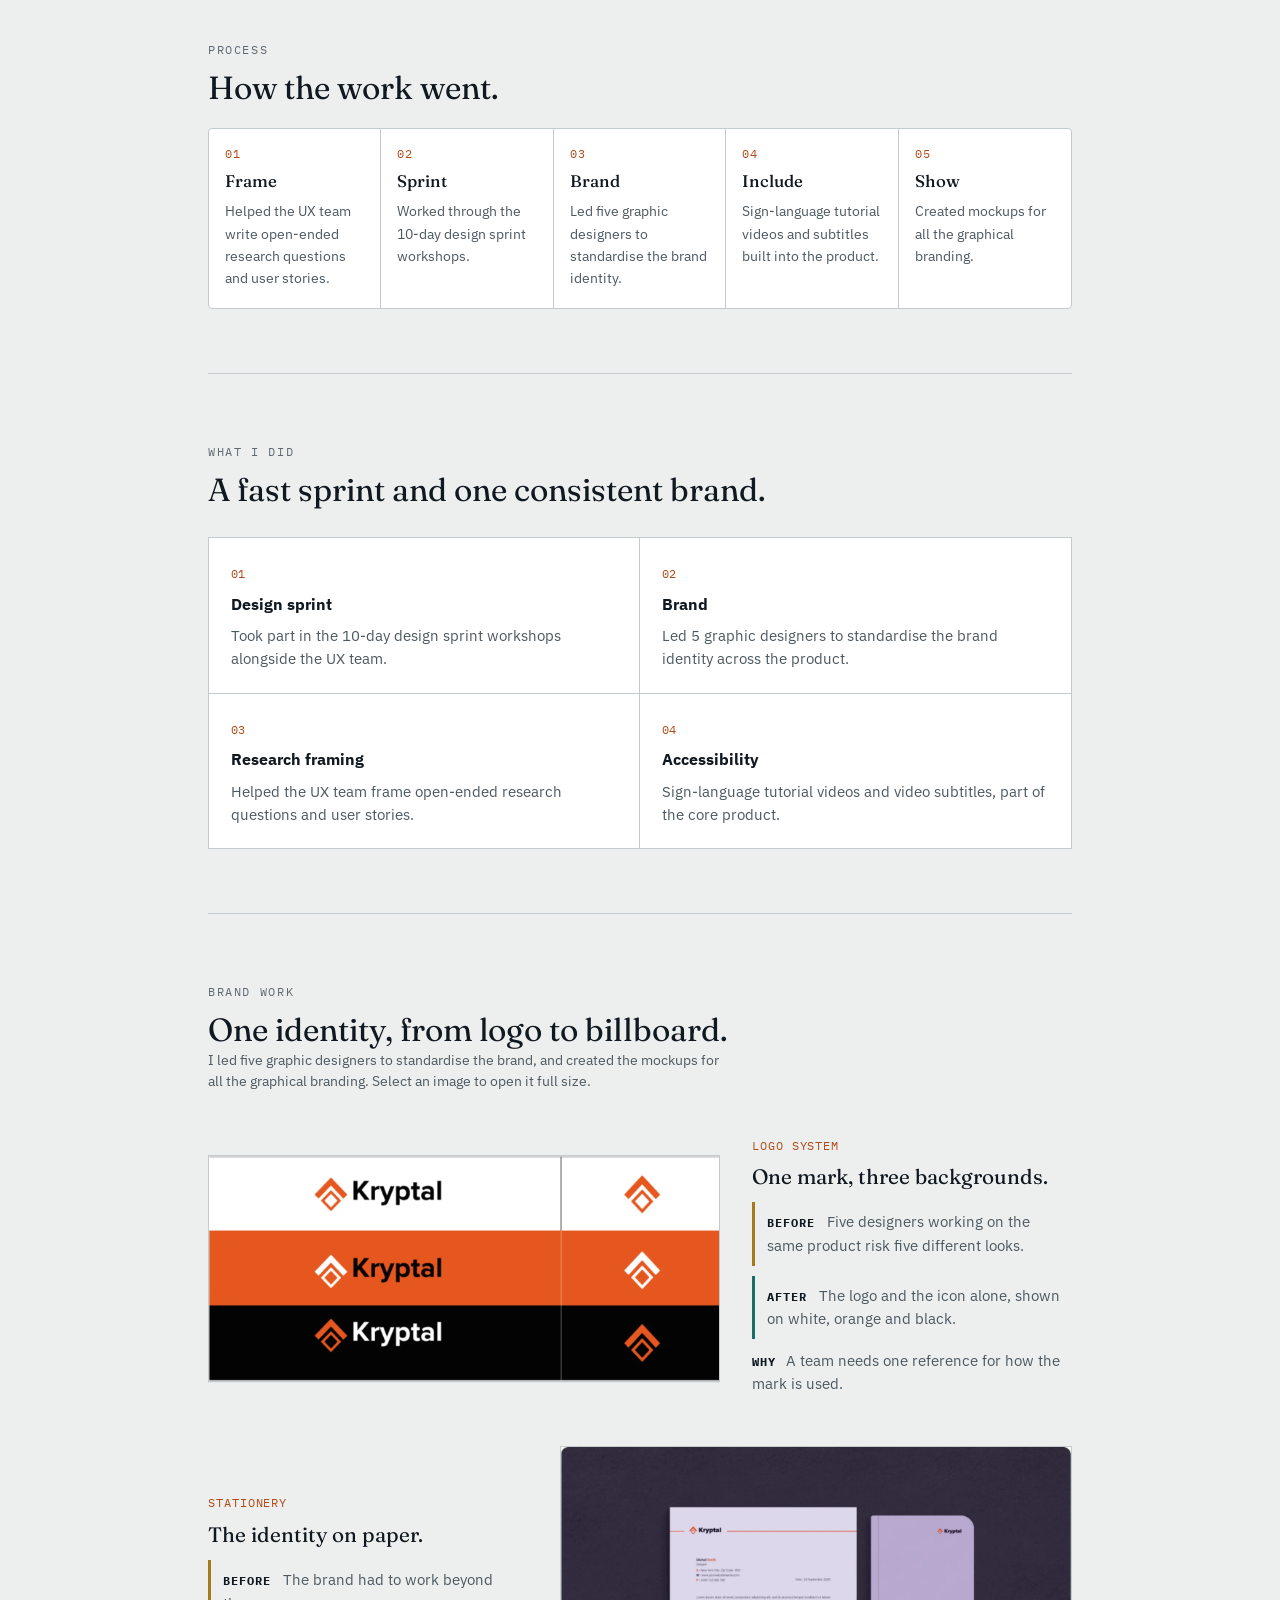
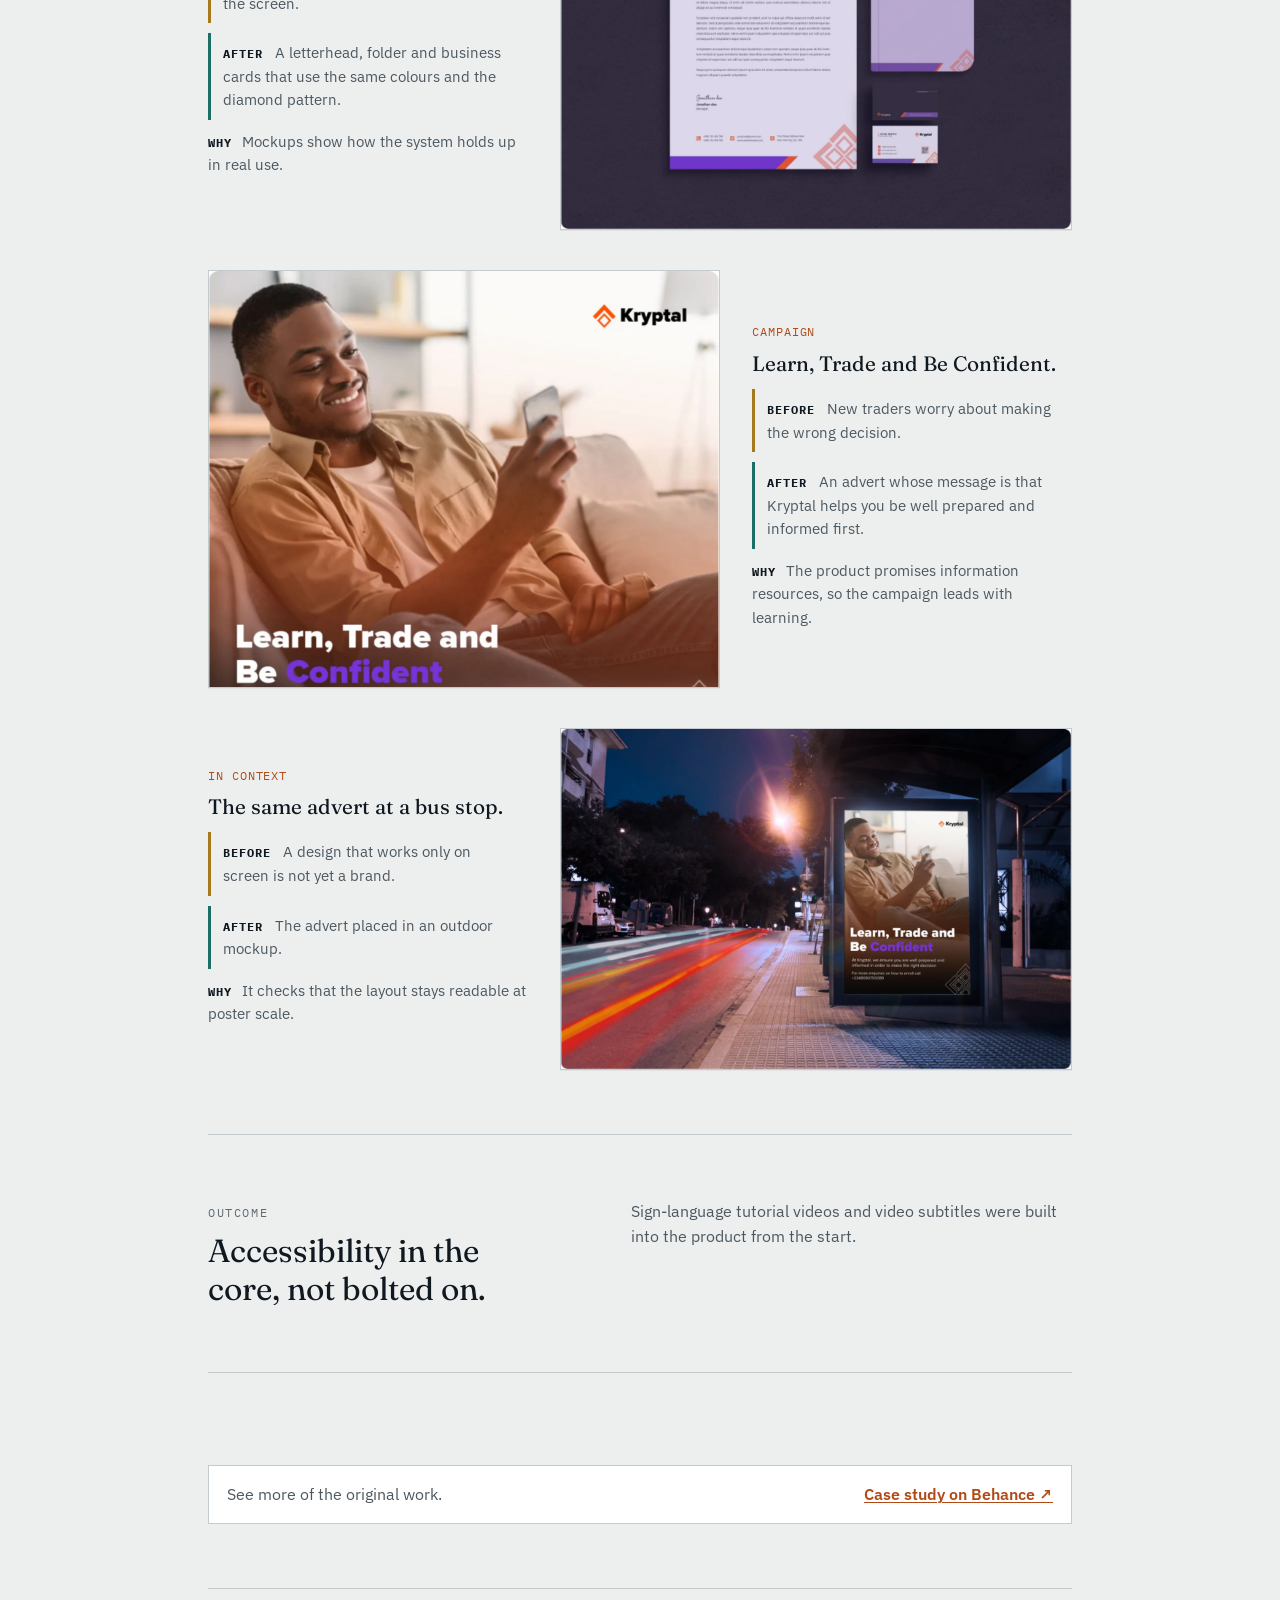
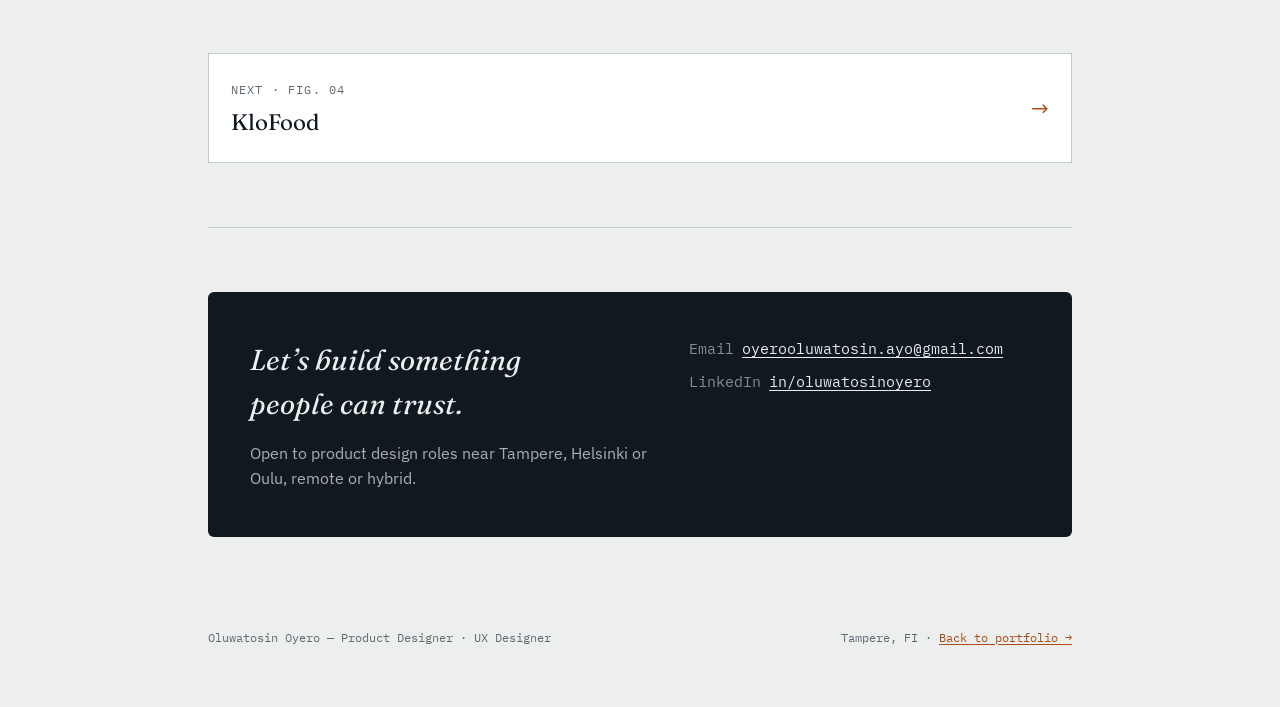
<file: work/kryptal.html>
<!DOCTYPE html>
<html lang="en">
<head>
<meta charset="UTF-8">
<meta name="viewport" content="width=device-width, initial-scale=1">
<title>Kryptal · Oluwatosin Oyero</title>
<meta name="description" content="Case study: Kryptal, an accessible Web3 exchange. Oluwatosin Oyero was design lead for brand and UX.">
<meta property="og:type" content="article">
<meta property="og:title" content="Kryptal: a case study by Oluwatosin Oyero">
<meta property="og:description" content="A Web3 exchange platform designed to be accessible and secure for new traders.">
<link rel="preconnect" href="https://fonts.googleapis.com">
<link rel="preconnect" href="https://fonts.gstatic.com" crossorigin>
<link href="https://fonts.googleapis.com/css2?family=Fraunces:ital,opsz,wght@0,9..144,340;0,9..144,480;1,9..144,340;1,9..144,420&family=IBM+Plex+Sans:wght@400;500;600&family=IBM+Plex+Mono:wght@400;500&display=swap" rel="stylesheet">
<link rel="stylesheet" href="../styles.css">
</head>
<body>
<a class="skip" href="#main">Skip to content</a>

<header class="site">
  <nav class="nav">
    <a class="nav-name" href="../index.html" style="color:inherit;text-decoration:none">Oluwatosin Oyero</a>
    <ul class="nav-links">
      <li><a href="../index.html#work">Work</a></li>
      <li><a href="../index.html#about">About</a></li>
      <li><a href="../visual-work.html">Visual work</a></li>
      <li><a href="../lab.html">Friction Lab</a></li>
      <li><a href="../index.html#experience">Experience</a></li>
      <li><a href="../index.html#recommendations">Recommendations</a></li>
      <li><a href="../index.html#contact">Contact</a></li>
    </ul>
  </nav>
</header>

<section class="page-hero d-hero">
  <div class="wrap">
    <div class="page-top">
      <a class="back" href="../index.html#work">← All work</a>
      <button class="share-btn" type="button" id="share">Copy link</button>
    </div>
    <div class="case-fig">FIG. 03 — DESIGN SPRINT</div>
    <h1 class="display">Kryptal: crypto trading with <em>accessibility built in.</em></h1>
    <p class="lede">A Web3 exchange platform designed to be accessible and secure for new traders.</p>
    <dl class="d-meta"><div><dt>Role</dt><dd>Design Lead, Brand &amp; UX</dd></div><div><dt>Timeframe</dt><dd>2 months (Aug–Sep 2022)</dd></div><div><dt>Tools</dt><dd>Figma, Illustrator, Photoshop, Miro</dd></div><div><dt>Team</dt><dd>5 graphic designers</dd></div></dl>
    <a class="d-frame" href="../media/kryptal/cover.webp" target="_blank" rel="noopener" aria-label="Open the Kryptal cover full size">
      <img src="../media/kryptal/cover.webp" alt="Kryptal case study cover: a laptop showing the Kryptal home page with the headline Experience crystal-clear crypto trading" width="1600" height="1136">
    </a>
    <p class="d-note">Project cover with a laptop mockup of the web home page.</p>
    <div class="result-strip">
      <span class="result-chip">10-day design sprint</span>
      <span class="result-chip">Sign-language tutorials</span>
    </div>
  </div>
</section>

<nav class="d-nav" aria-label="On this page">
  <div class="wrap">
    <a href="#the-problem">The problem</a><a href="#process">Process</a><a href="#what-i-did">What I did</a><a href="#brand">Brand work</a><a href="#outcome">Outcome</a>
  </div>
</nav>

<main id="main" class="wrap">


  <section class="cs-block" id="the-problem">
    <div class="cs-two">
      <div>
        <span class="eyebrow">The problem</span>
        <h2>Crypto platforms are hard to trust and hard to read.</h2>
      </div>
      <div>
        <p>Crypto platforms are notoriously hard to navigate: crowded layouts, few trust signals, and real security stakes for new traders.</p>
      </div>
    </div>
  </section>

  <section class="cs-block" id="process">
    <span class="eyebrow">Process</span>
    <h2>How the work went.</h2>
    <ol class="process">
      <li><b>Frame</b><span>Helped the UX team write open-ended research questions and user stories.</span></li>
      <li><b>Sprint</b><span>Worked through the 10-day design sprint workshops.</span></li>
      <li><b>Brand</b><span>Led five graphic designers to standardise the brand identity.</span></li>
      <li><b>Include</b><span>Sign-language tutorial videos and subtitles built into the product.</span></li>
      <li><b>Show</b><span>Created mockups for all the graphical branding.</span></li>
    </ol>
  </section>

  <section class="cs-block" id="what-i-did">
    <span class="eyebrow">What I did</span>
    <h2>A fast sprint and one consistent brand.</h2>
    <div class="cs-grid">
      <div><span class="n">01</span><h3>Design sprint</h3><p>Took part in the 10-day design sprint workshops alongside the UX team.</p></div>
      <div><span class="n">02</span><h3>Brand</h3><p>Led 5 graphic designers to standardise the brand identity across the product.</p></div>
      <div><span class="n">03</span><h3>Research framing</h3><p>Helped the UX team frame open-ended research questions and user stories.</p></div>
      <div><span class="n">04</span><h3>Accessibility</h3><p>Sign-language tutorial videos and video subtitles, part of the core product.</p></div>
    </div>
  </section>

  <section class="cs-block" id="brand">
    <span class="eyebrow">Brand work</span>
    <h2>One identity, from logo to billboard.</h2>
    <p class="d-note">I led five graphic designers to standardise the brand, and created the mockups for all the graphical branding. Select an image to open it full size.</p>
    <article class="d-shot">
      <a class="d-frame" href="../media/kryptal/logo-sheet.webp" target="_blank" rel="noopener"><img src="../media/kryptal/logo-sheet.webp" alt="Kryptal logo and icon on white, orange and black backgrounds" width="1400" height="619" loading="lazy"></a>
      <div class="d-why">
        <span class="k">Logo system</span>
        <h3>One mark, three backgrounds.</h3>
        <p class="ba before"><b>Before</b> Five designers working on the same product risk five different looks.</p>
        <p class="ba after"><b>After</b> The logo and the icon alone, shown on white, orange and black.</p>
        <p><b>Why</b> A team needs one reference for how the mark is used.</p>
      </div>
    </article>
    <article class="d-shot flip">
      <a class="d-frame" href="../media/kryptal/stationery.webp" target="_blank" rel="noopener"><img src="../media/kryptal/stationery.webp" alt="Kryptal letterhead, folder and business cards in purple and orange on a dark background" width="1400" height="1050" loading="lazy"></a>
      <div class="d-why">
        <span class="k">Stationery</span>
        <h3>The identity on paper.</h3>
        <p class="ba before"><b>Before</b> The brand had to work beyond the screen.</p>
        <p class="ba after"><b>After</b> A letterhead, folder and business cards that use the same colours and the diamond pattern.</p>
        <p><b>Why</b> Mockups show how the system holds up in real use.</p>
      </div>
    </article>
    <article class="d-shot">
      <a class="d-frame" href="../media/kryptal/ad-learn-trade.webp" target="_blank" rel="noopener"><img src="../media/kryptal/ad-learn-trade.webp" alt="Kryptal advert: a man smiling at his phone, with the line Learn, Trade and Be Confident" width="1400" height="1140" loading="lazy"></a>
      <div class="d-why">
        <span class="k">Campaign</span>
        <h3>Learn, Trade and Be Confident.</h3>
        <p class="ba before"><b>Before</b> New traders worry about making the wrong decision.</p>
        <p class="ba after"><b>After</b> An advert whose message is that Kryptal helps you be well prepared and informed first.</p>
        <p><b>Why</b> The product promises information resources, so the campaign leads with learning.</p>
      </div>
    </article>
    <article class="d-shot flip">
      <a class="d-frame" href="../media/kryptal/ad-bus-stop.webp" target="_blank" rel="noopener"><img src="../media/kryptal/ad-bus-stop.webp" alt="The Kryptal advert shown on a bus-stop poster at night" width="1400" height="934" loading="lazy"></a>
      <div class="d-why">
        <span class="k">In context</span>
        <h3>The same advert at a bus stop.</h3>
        <p class="ba before"><b>Before</b> A design that works only on screen is not yet a brand.</p>
        <p class="ba after"><b>After</b> The advert placed in an outdoor mockup.</p>
        <p><b>Why</b> It checks that the layout stays readable at poster scale.</p>
      </div>
    </article>
  </section>

  <section class="cs-block" id="outcome">
    <div class="cs-two">
      <div>
        <span class="eyebrow">Outcome</span>
        <h2>Accessibility in the core, not bolted on.</h2>
      </div>
      <div>
        <p>Sign-language tutorial videos and video subtitles were built into the product from the start.</p>
      </div>
    </div>
  </section>

  <section class="cs-block">
    <div class="callout">
      <p>See more of the original work.</p>
      <span><a href="https://www.behance.net/gallery/153877161/Centralized-trading-platform" target="_blank" rel="noopener">Case study on Behance ↗</a></span>
    </div>
  </section>

  <section class="cs-block">
    <a class="next-case" href="klofood.html">
      <span><span class="k">Next · FIG. 04</span><b>KloFood</b></span>
      <span class="arrow" aria-hidden="true">→</span>
    </a>
  </section>

  <section id="contact" style="border-bottom:none">
    <div class="contact-panel">
      <div>
        <h2>Let’s build something people can trust.</h2>
        <p>Open to product design roles near Tampere, Helsinki or Oulu, remote or hybrid.</p>
      </div>
      <ul class="contact-links">
        <li><span>Email</span><a href="mailto:oyerooluwatosin.ayo@gmail.com">oyerooluwatosin.ayo@gmail.com</a></li>
        <li><span>LinkedIn</span><a href="https://www.linkedin.com/in/oluwatosinoyero/" target="_blank" rel="noopener">in/oluwatosinoyero</a></li>
      </ul>
    </div>
  </section>

  <footer>
    <span>Oluwatosin Oyero — Product Designer · UX Designer</span>
    <span class="mono">Tampere, FI · <a href="../index.html">Back to portfolio →</a></span>
  </footer>
</main>

<script src="../share.js"></script>
</body>
</html>
</file>
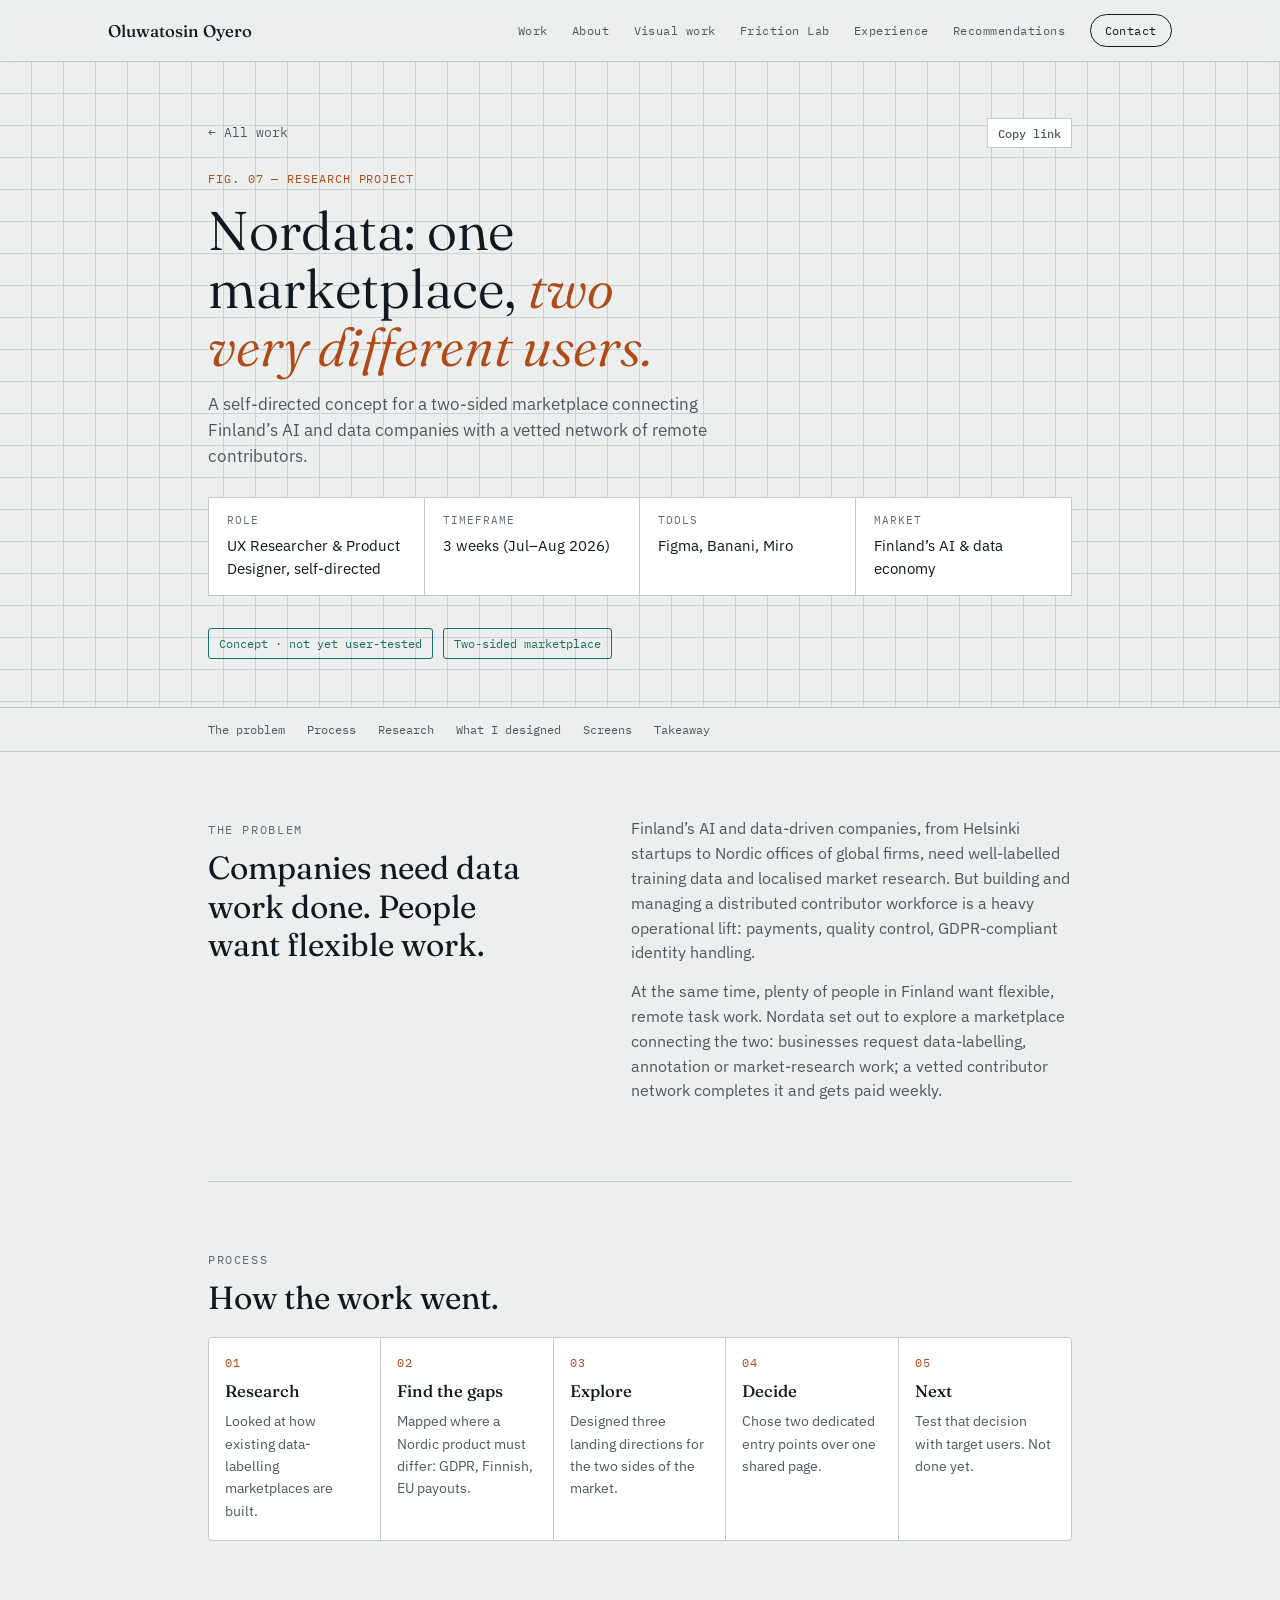
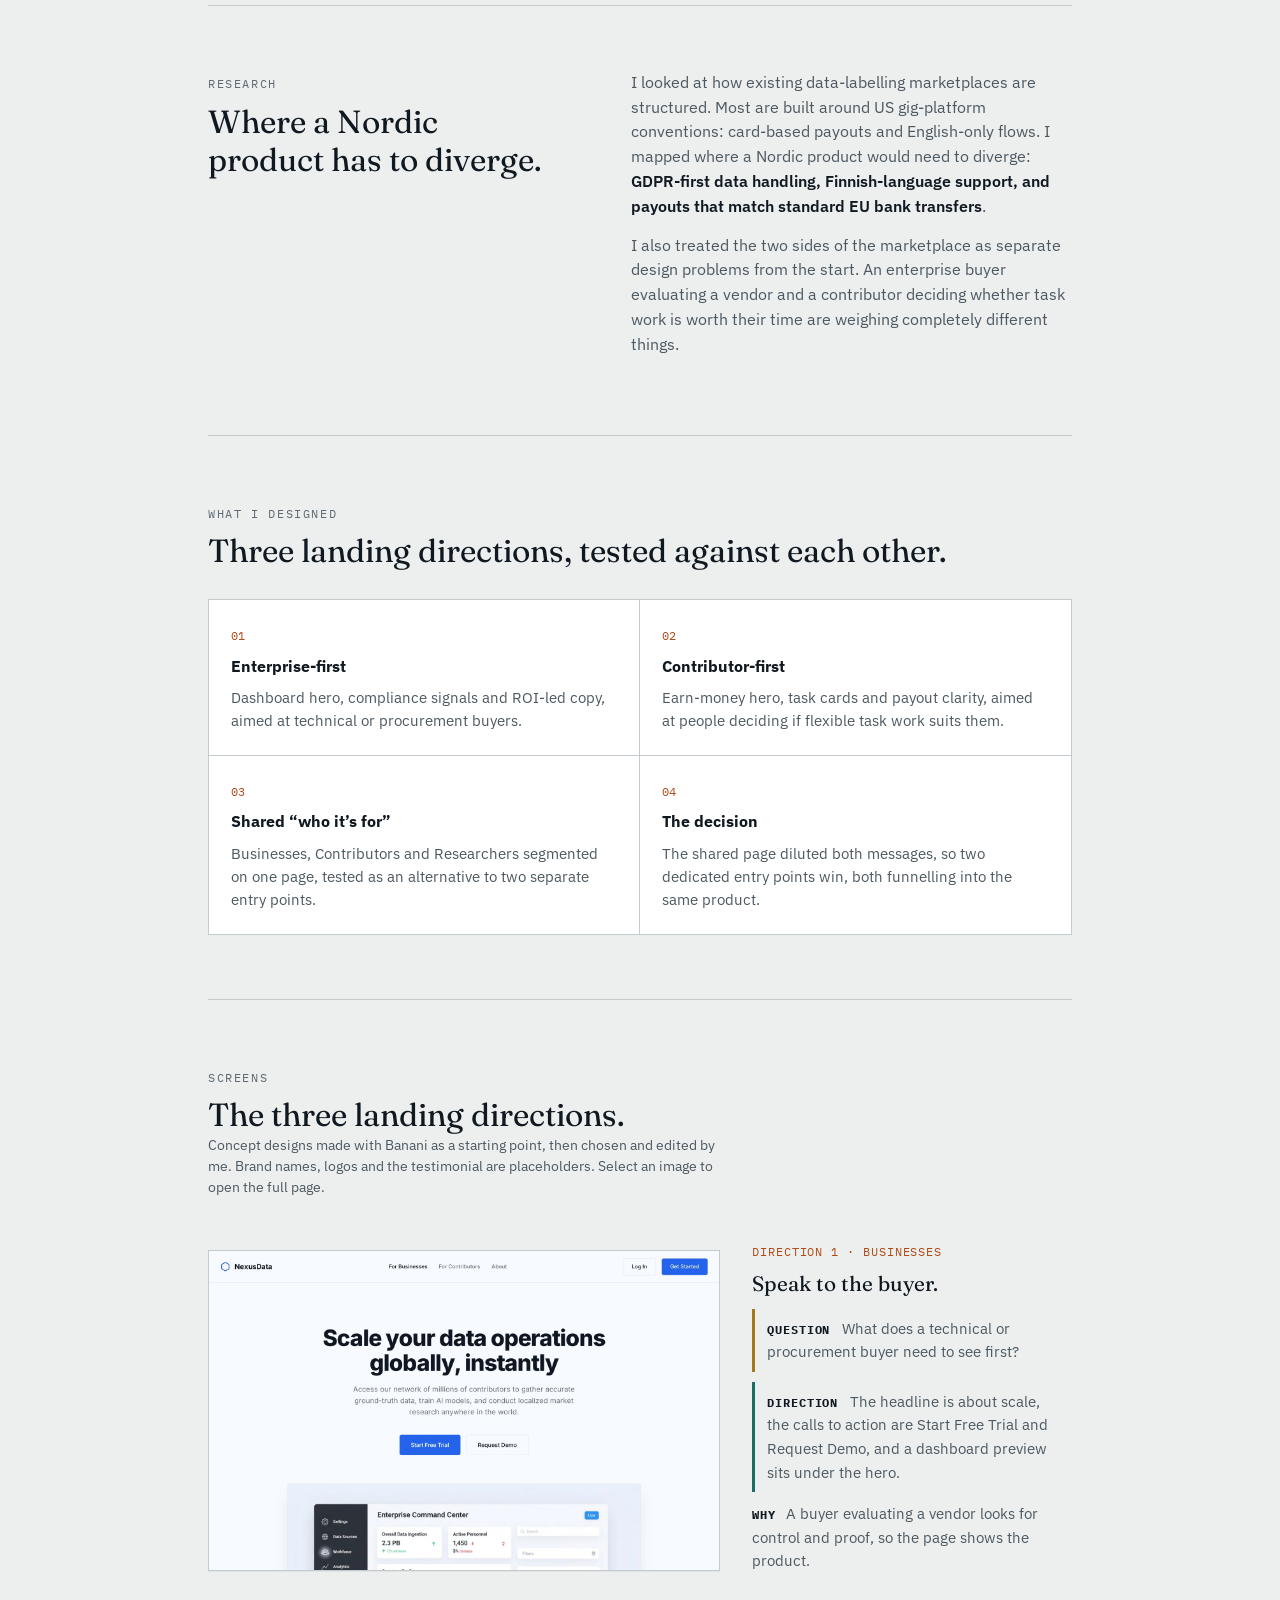
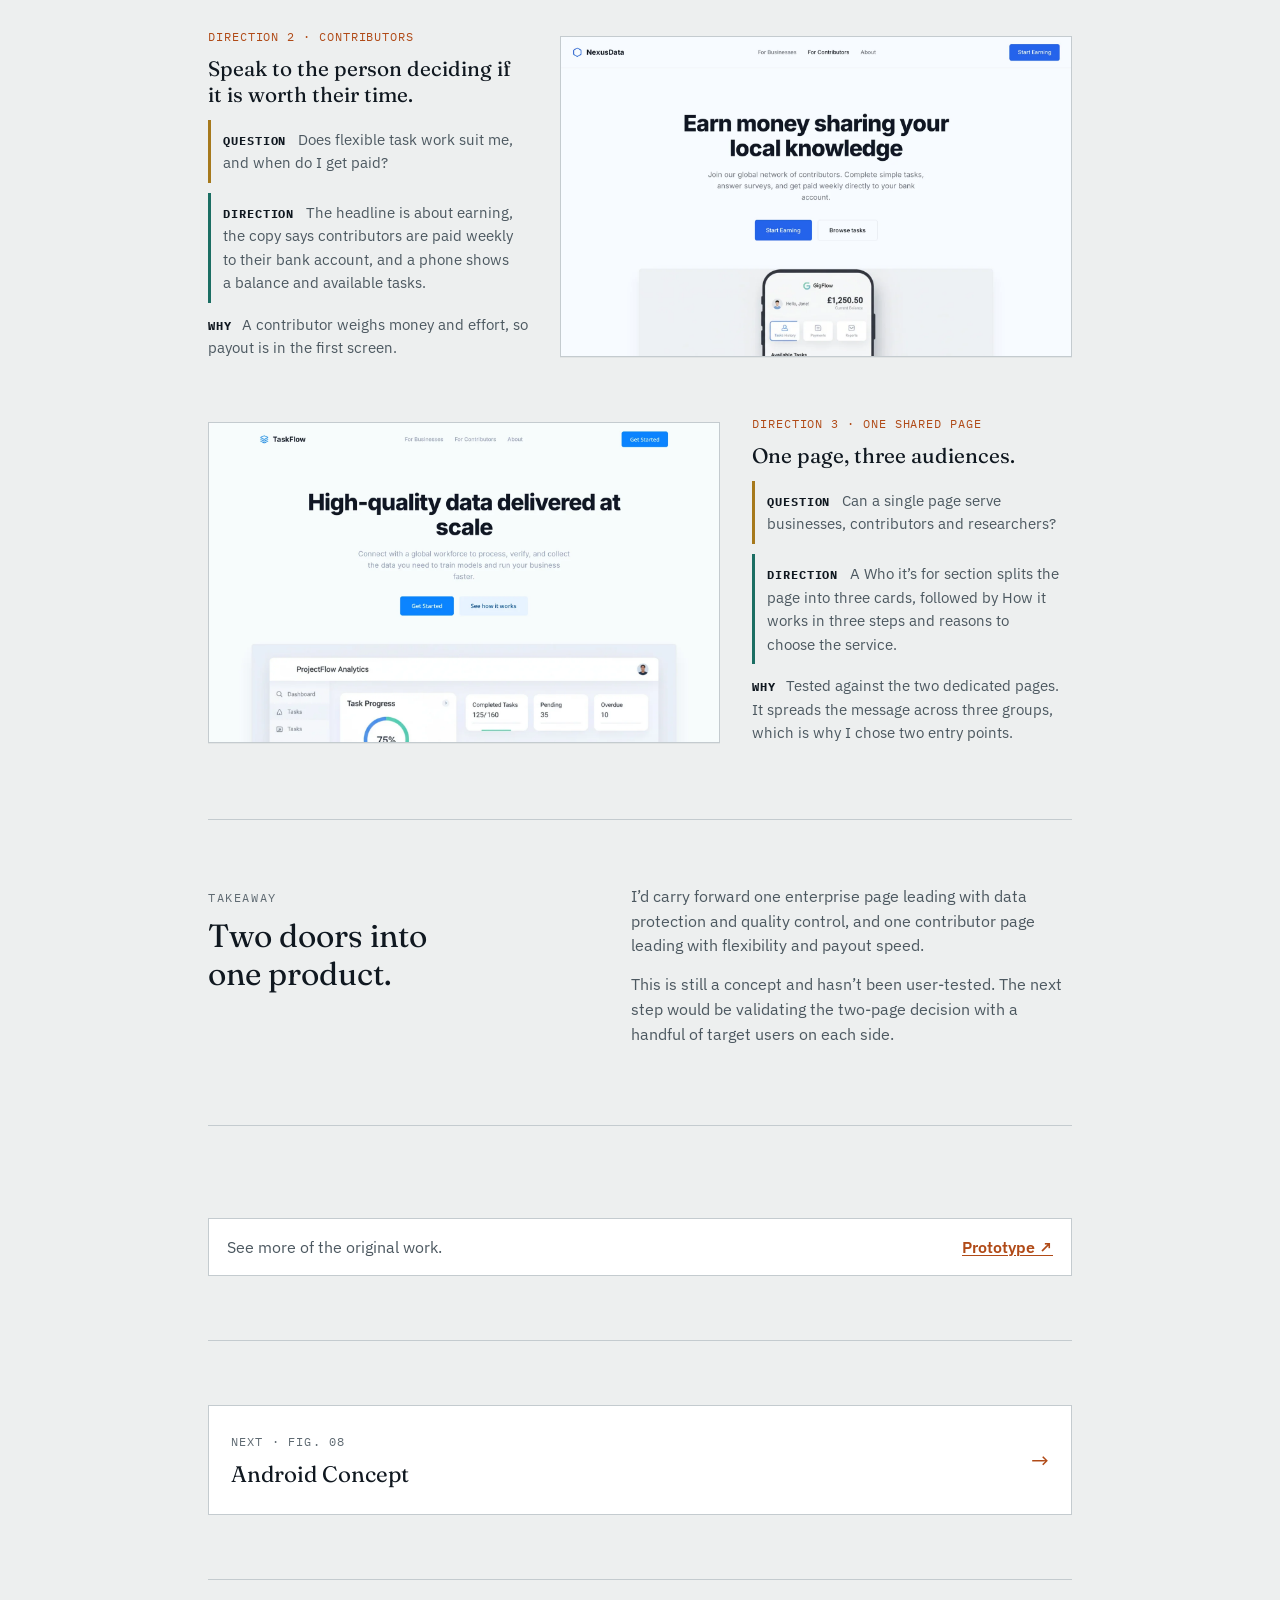
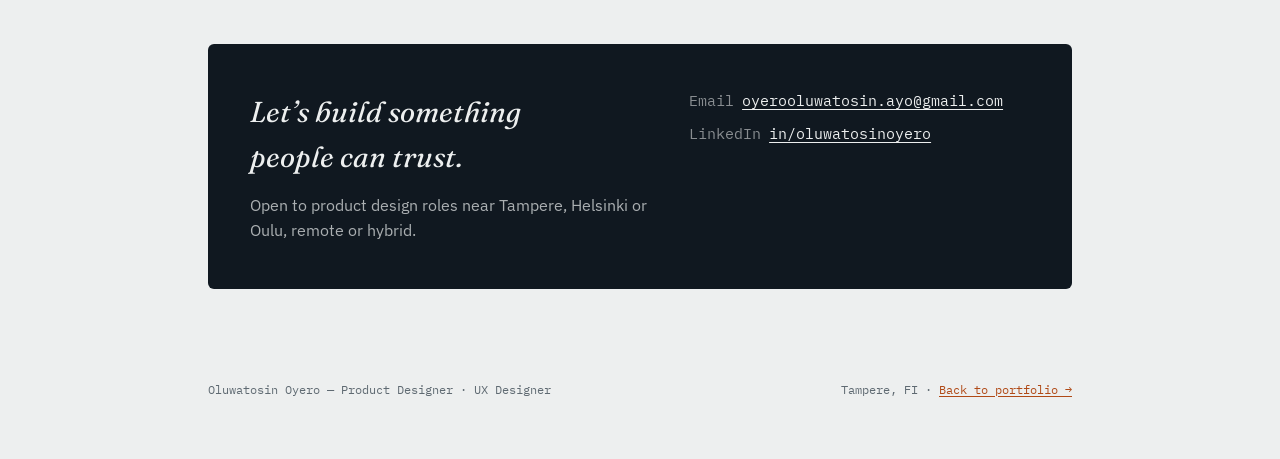
<file: work/nordata.html>
<!DOCTYPE html>
<html lang="en">
<head>
<meta charset="UTF-8">
<meta name="viewport" content="width=device-width, initial-scale=1">
<title>Nordata · Oluwatosin Oyero</title>
<meta name="description" content="Concept case study: a two-sided data-services marketplace for Finland’s AI economy, researched and designed by Oluwatosin Oyero.">
<meta property="og:type" content="article">
<meta property="og:title" content="Nordata: a case study by Oluwatosin Oyero">
<meta property="og:description" content="A self-directed concept for a two-sided marketplace connecting Finland’s AI and data companies with a vetted network of remote contributors.">
<link rel="preconnect" href="https://fonts.googleapis.com">
<link rel="preconnect" href="https://fonts.gstatic.com" crossorigin>
<link href="https://fonts.googleapis.com/css2?family=Fraunces:ital,opsz,wght@0,9..144,340;0,9..144,480;1,9..144,340;1,9..144,420&family=IBM+Plex+Sans:wght@400;500;600&family=IBM+Plex+Mono:wght@400;500&display=swap" rel="stylesheet">
<link rel="stylesheet" href="../styles.css">
</head>
<body>
<a class="skip" href="#main">Skip to content</a>

<header class="site">
  <nav class="nav">
    <a class="nav-name" href="../index.html" style="color:inherit;text-decoration:none">Oluwatosin Oyero</a>
    <ul class="nav-links">
      <li><a href="../index.html#work">Work</a></li>
      <li><a href="../index.html#about">About</a></li>
      <li><a href="../visual-work.html">Visual work</a></li>
      <li><a href="../lab.html">Friction Lab</a></li>
      <li><a href="../index.html#experience">Experience</a></li>
      <li><a href="../index.html#recommendations">Recommendations</a></li>
      <li><a href="../index.html#contact">Contact</a></li>
    </ul>
  </nav>
</header>

<section class="page-hero d-hero">
  <div class="wrap">
    <div class="page-top">
      <a class="back" href="../index.html#work">← All work</a>
      <button class="share-btn" type="button" id="share">Copy link</button>
    </div>
    <div class="case-fig">FIG. 07 — RESEARCH PROJECT</div>
    <h1 class="display">Nordata: one marketplace, <em>two very different users.</em></h1>
    <p class="lede">A self-directed concept for a two-sided marketplace connecting Finland’s AI and data companies with a vetted network of remote contributors.</p>
    <dl class="d-meta"><div><dt>Role</dt><dd>UX Researcher &amp; Product Designer, self-directed</dd></div><div><dt>Timeframe</dt><dd>3 weeks (Jul–Aug 2026)</dd></div><div><dt>Tools</dt><dd>Figma, Banani, Miro</dd></div><div><dt>Market</dt><dd>Finland’s AI &amp; data economy</dd></div></dl>
    <div class="result-strip">
      <span class="result-chip">Concept · not yet user-tested</span>
      <span class="result-chip">Two-sided marketplace</span>
    </div>
  </div>
</section>

<nav class="d-nav" aria-label="On this page">
  <div class="wrap">
    <a href="#the-problem">The problem</a><a href="#process">Process</a><a href="#research">Research</a><a href="#what-i-designed">What I designed</a><a href="#screens">Screens</a><a href="#takeaway">Takeaway</a>
  </div>
</nav>

<main id="main" class="wrap">


  <section class="cs-block" id="the-problem">
    <div class="cs-two">
      <div>
        <span class="eyebrow">The problem</span>
        <h2>Companies need data work done. People want flexible work.</h2>
      </div>
      <div>
        <p>Finland’s AI and data-driven companies, from Helsinki startups to Nordic offices of global firms, need well-labelled training data and localised market research. But building and managing a distributed contributor workforce is a heavy operational lift: payments, quality control, GDPR-compliant identity handling.</p>
        <p>At the same time, plenty of people in Finland want flexible, remote task work. Nordata set out to explore a marketplace connecting the two: businesses request data-labelling, annotation or market-research work; a vetted contributor network completes it and gets paid weekly.</p>
      </div>
    </div>
  </section>

  <section class="cs-block" id="process">
    <span class="eyebrow">Process</span>
    <h2>How the work went.</h2>
    <ol class="process">
      <li><b>Research</b><span>Looked at how existing data-labelling marketplaces are built.</span></li>
      <li><b>Find the gaps</b><span>Mapped where a Nordic product must differ: GDPR, Finnish, EU payouts.</span></li>
      <li><b>Explore</b><span>Designed three landing directions for the two sides of the market.</span></li>
      <li><b>Decide</b><span>Chose two dedicated entry points over one shared page.</span></li>
      <li><b>Next</b><span>Test that decision with target users. Not done yet.</span></li>
    </ol>
  </section>

  <section class="cs-block" id="research">
    <div class="cs-two">
      <div>
        <span class="eyebrow">Research</span>
        <h2>Where a Nordic product has to diverge.</h2>
      </div>
      <div>
        <p>I looked at how existing data-labelling marketplaces are structured. Most are built around US gig-platform conventions: card-based payouts and English-only flows. I mapped where a Nordic product would need to diverge: <strong>GDPR-first data handling, Finnish-language support, and payouts that match standard EU bank transfers</strong>.</p>
        <p>I also treated the two sides of the marketplace as separate design problems from the start. An enterprise buyer evaluating a vendor and a contributor deciding whether task work is worth their time are weighing completely different things.</p>
      </div>
    </div>
  </section>

  <section class="cs-block" id="what-i-designed">
    <span class="eyebrow">What I designed</span>
    <h2>Three landing directions, tested against each other.</h2>
    <div class="cs-grid">
      <div><span class="n">01</span><h3>Enterprise-first</h3><p>Dashboard hero, compliance signals and ROI-led copy, aimed at technical or procurement buyers.</p></div>
      <div><span class="n">02</span><h3>Contributor-first</h3><p>Earn-money hero, task cards and payout clarity, aimed at people deciding if flexible task work suits them.</p></div>
      <div><span class="n">03</span><h3>Shared “who it’s for”</h3><p>Businesses, Contributors and Researchers segmented on one page, tested as an alternative to two separate entry points.</p></div>
      <div><span class="n">04</span><h3>The decision</h3><p>The shared page diluted both messages, so two dedicated entry points win, both funnelling into the same product.</p></div>
    </div>
  </section>

  <section class="cs-block" id="screens">
    <span class="eyebrow">Screens</span>
    <h2>The three landing directions.</h2>
    <p class="d-note">Concept designs made with Banani as a starting point, then chosen and edited by me. Brand names, logos and the testimonial are placeholders. Select an image to open the full page.</p>
    <article class="d-shot">
      <a class="d-frame" href="../media/nordata/enterprise-full.webp" target="_blank" rel="noopener"><img src="../media/nordata/enterprise-hero.webp" alt="Business landing page: headline Scale your data operations globally, instantly, with Start Free Trial and Request Demo buttons and an enterprise dashboard preview" width="1600" height="1000" loading="lazy"></a>
      <div class="d-why">
        <span class="k">Direction 1 · Businesses</span>
        <h3>Speak to the buyer.</h3>
        <p class="ba before"><b>Question</b> What does a technical or procurement buyer need to see first?</p>
        <p class="ba after"><b>Direction</b> The headline is about scale, the calls to action are Start Free Trial and Request Demo, and a dashboard preview sits under the hero.</p>
        <p><b>Why</b> A buyer evaluating a vendor looks for control and proof, so the page shows the product.</p>
      </div>
    </article>
    <article class="d-shot flip">
      <a class="d-frame" href="../media/nordata/contributor-full.webp" target="_blank" rel="noopener"><img src="../media/nordata/contributor-hero.webp" alt="Contributor landing page: headline Earn money sharing your local knowledge, with Start Earning and Browse tasks buttons and a phone showing a balance" width="1600" height="1000" loading="lazy"></a>
      <div class="d-why">
        <span class="k">Direction 2 · Contributors</span>
        <h3>Speak to the person deciding if it is worth their time.</h3>
        <p class="ba before"><b>Question</b> Does flexible task work suit me, and when do I get paid?</p>
        <p class="ba after"><b>Direction</b> The headline is about earning, the copy says contributors are paid weekly to their bank account, and a phone shows a balance and available tasks.</p>
        <p><b>Why</b> A contributor weighs money and effort, so payout is in the first screen.</p>
      </div>
    </article>
    <article class="d-shot">
      <a class="d-frame" href="../media/nordata/shared-full.webp" target="_blank" rel="noopener"><img src="../media/nordata/shared-hero.webp" alt="Shared landing page: headline High-quality data delivered at scale, with a Who it is for section for Businesses, Contributors and Researchers" width="1600" height="1000" loading="lazy"></a>
      <div class="d-why">
        <span class="k">Direction 3 · One shared page</span>
        <h3>One page, three audiences.</h3>
        <p class="ba before"><b>Question</b> Can a single page serve businesses, contributors and researchers?</p>
        <p class="ba after"><b>Direction</b> A Who it’s for section splits the page into three cards, followed by How it works in three steps and reasons to choose the service.</p>
        <p><b>Why</b> Tested against the two dedicated pages. It spreads the message across three groups, which is why I chose two entry points.</p>
      </div>
    </article>
  </section>

  <section class="cs-block" id="takeaway">
    <div class="cs-two">
      <div>
        <span class="eyebrow">Takeaway</span>
        <h2>Two doors into one product.</h2>
      </div>
      <div>
        <p>I’d carry forward one enterprise page leading with data protection and quality control, and one contributor page leading with flexibility and payout speed.</p>
        <p>This is still a concept and hasn’t been user-tested. The next step would be validating the two-page decision with a handful of target users on each side.</p>
      </div>
    </div>
  </section>

  <section class="cs-block">
    <div class="callout">
      <p>See more of the original work.</p>
      <span><a href="https://app.banani.co/preview/7McpM69xgEWI" target="_blank" rel="noopener">Prototype ↗</a></span>
    </div>
  </section>

  <section class="cs-block">
    <a class="next-case" href="../android-concept.html">
      <span><span class="k">Next · FIG. 08</span><b>Android Concept</b></span>
      <span class="arrow" aria-hidden="true">→</span>
    </a>
  </section>

  <section id="contact" style="border-bottom:none">
    <div class="contact-panel">
      <div>
        <h2>Let’s build something people can trust.</h2>
        <p>Open to product design roles near Tampere, Helsinki or Oulu, remote or hybrid.</p>
      </div>
      <ul class="contact-links">
        <li><span>Email</span><a href="mailto:oyerooluwatosin.ayo@gmail.com">oyerooluwatosin.ayo@gmail.com</a></li>
        <li><span>LinkedIn</span><a href="https://www.linkedin.com/in/oluwatosinoyero/" target="_blank" rel="noopener">in/oluwatosinoyero</a></li>
      </ul>
    </div>
  </section>

  <footer>
    <span>Oluwatosin Oyero — Product Designer · UX Designer</span>
    <span class="mono">Tampere, FI · <a href="../index.html">Back to portfolio →</a></span>
  </footer>
</main>

<script src="../share.js"></script>
</body>
</html>
</file>
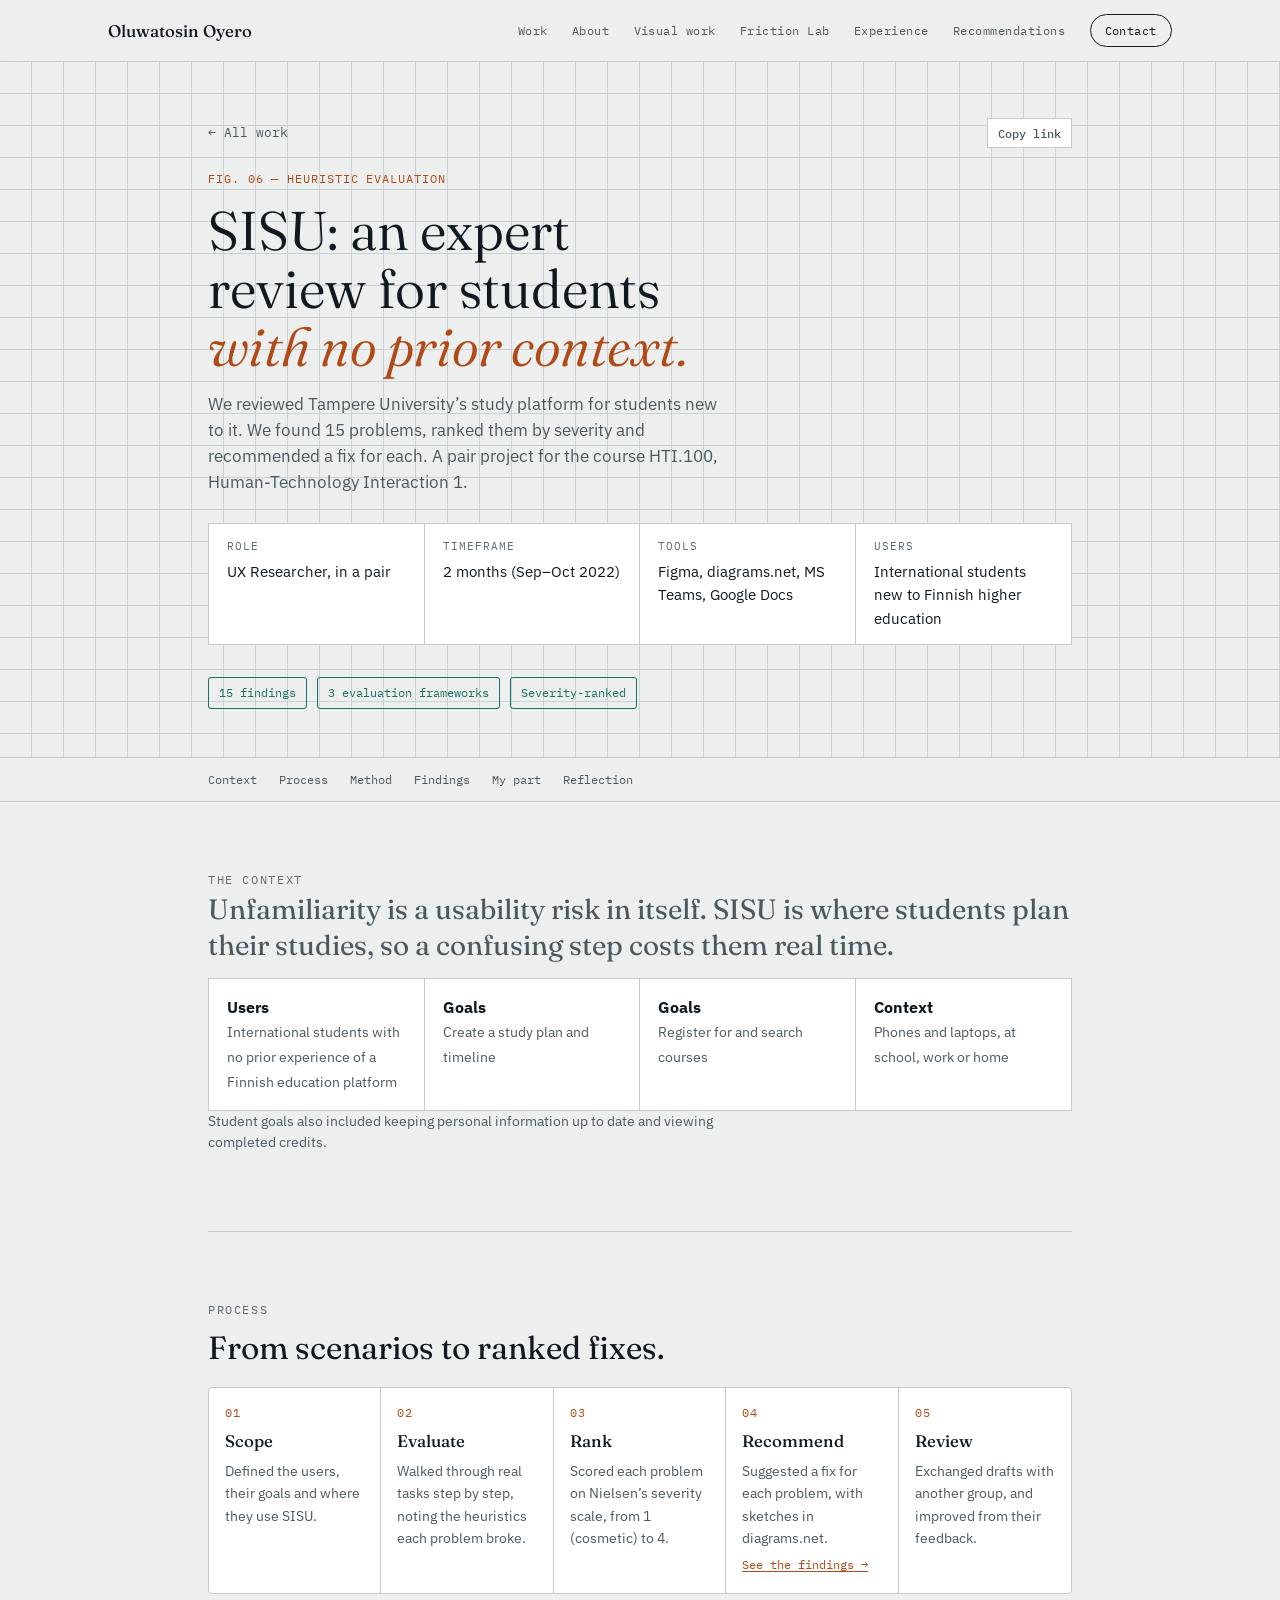
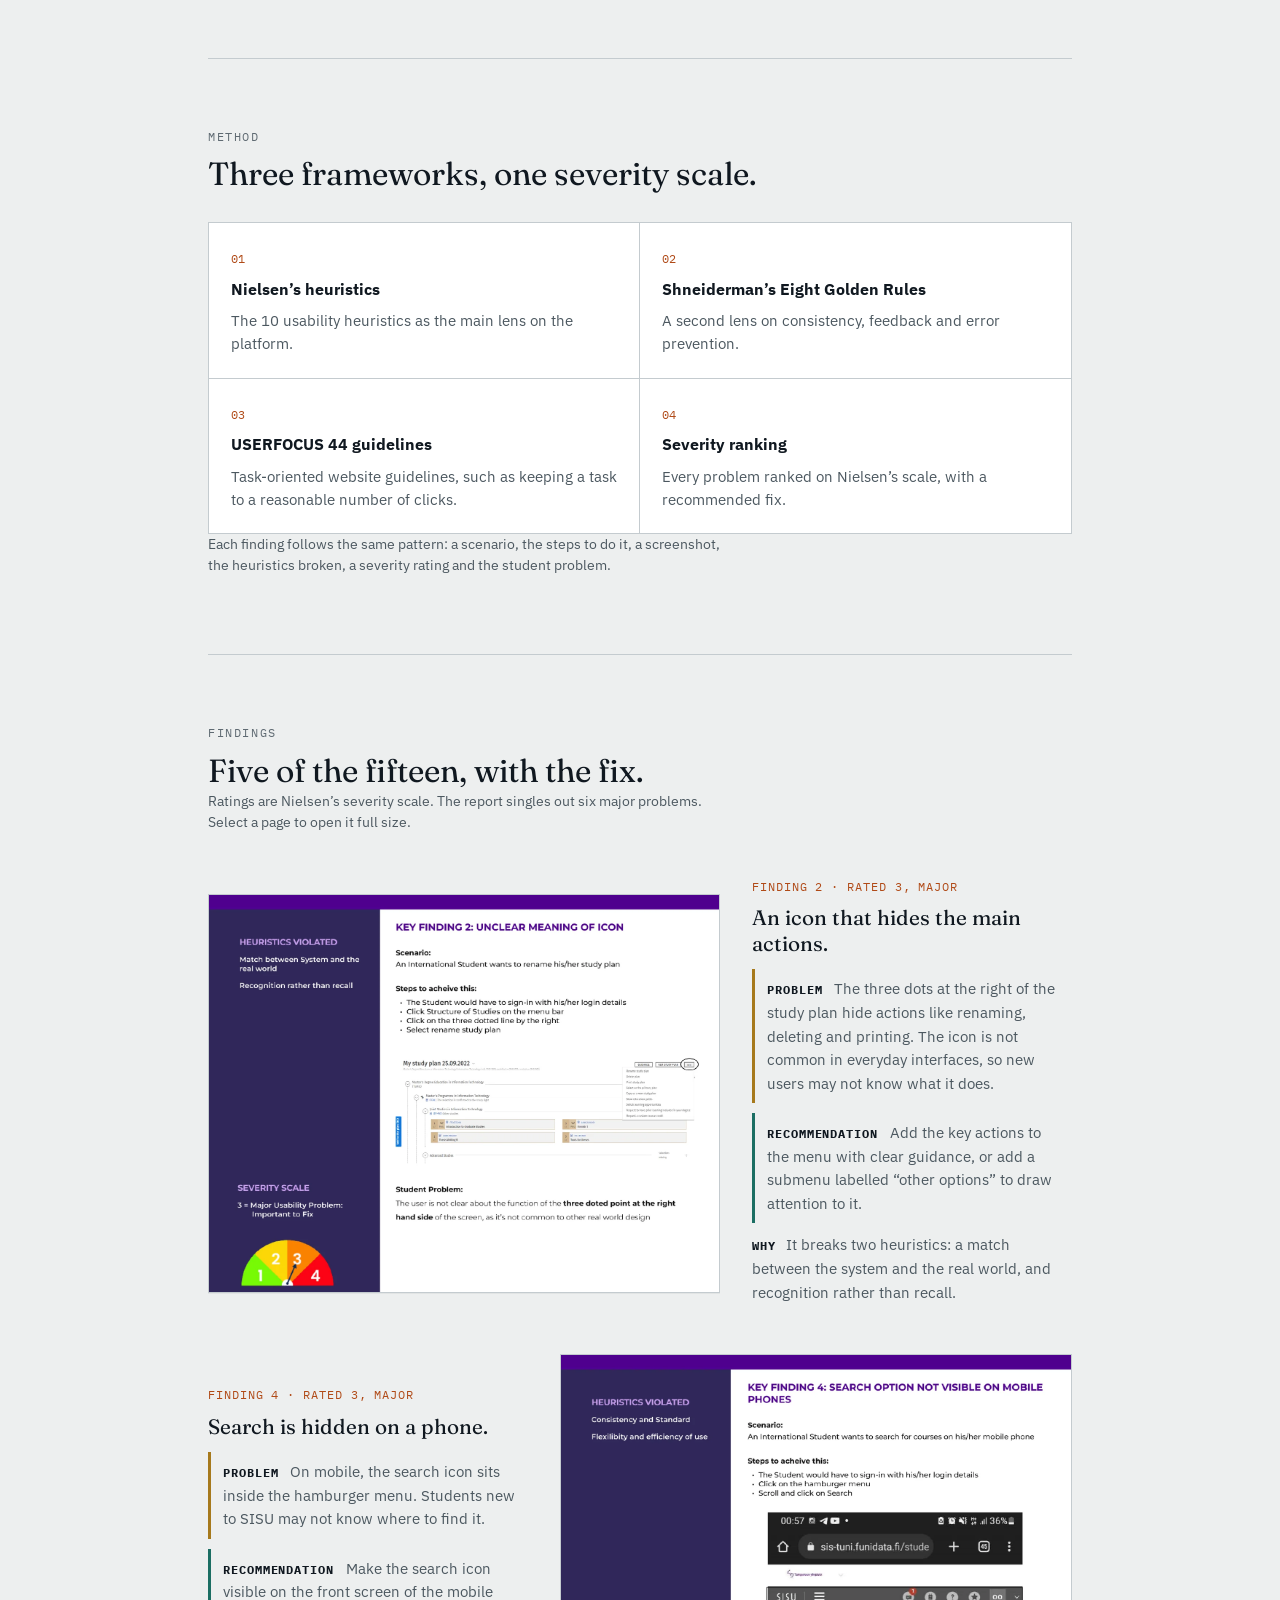
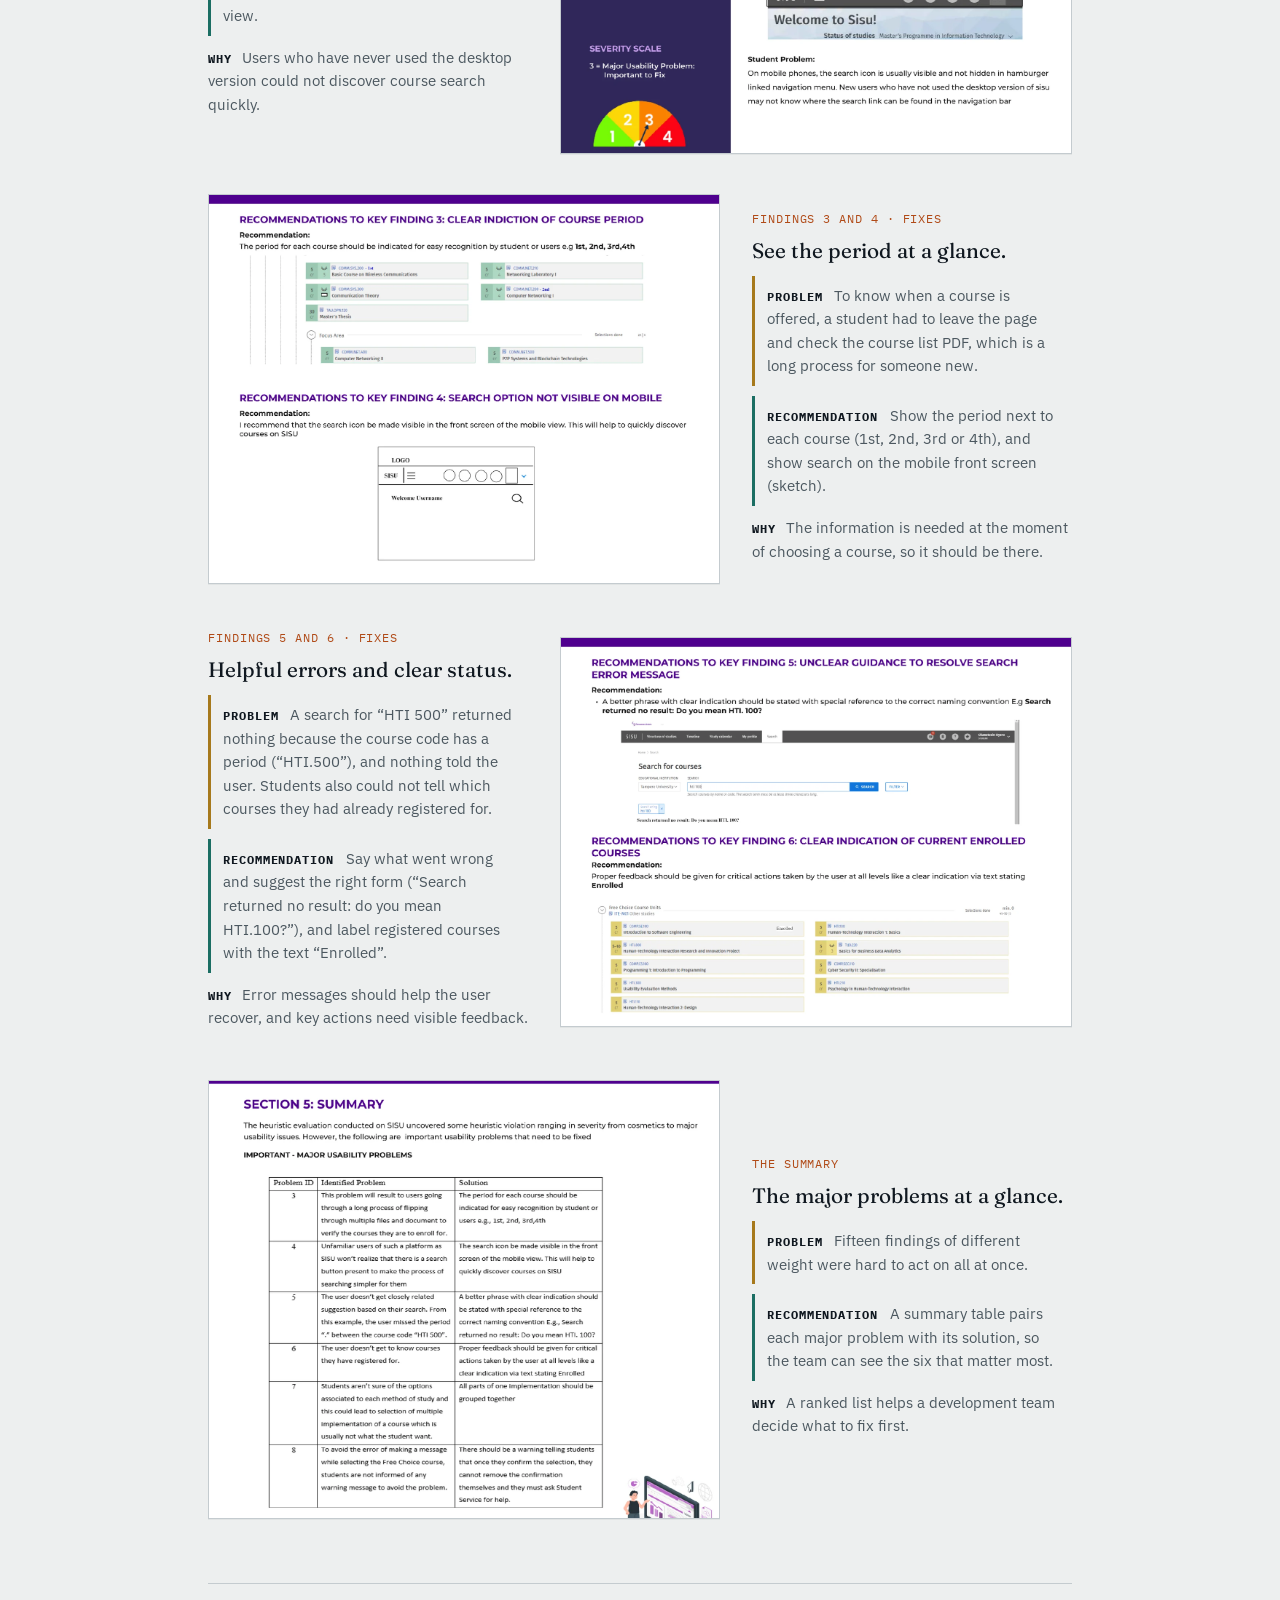
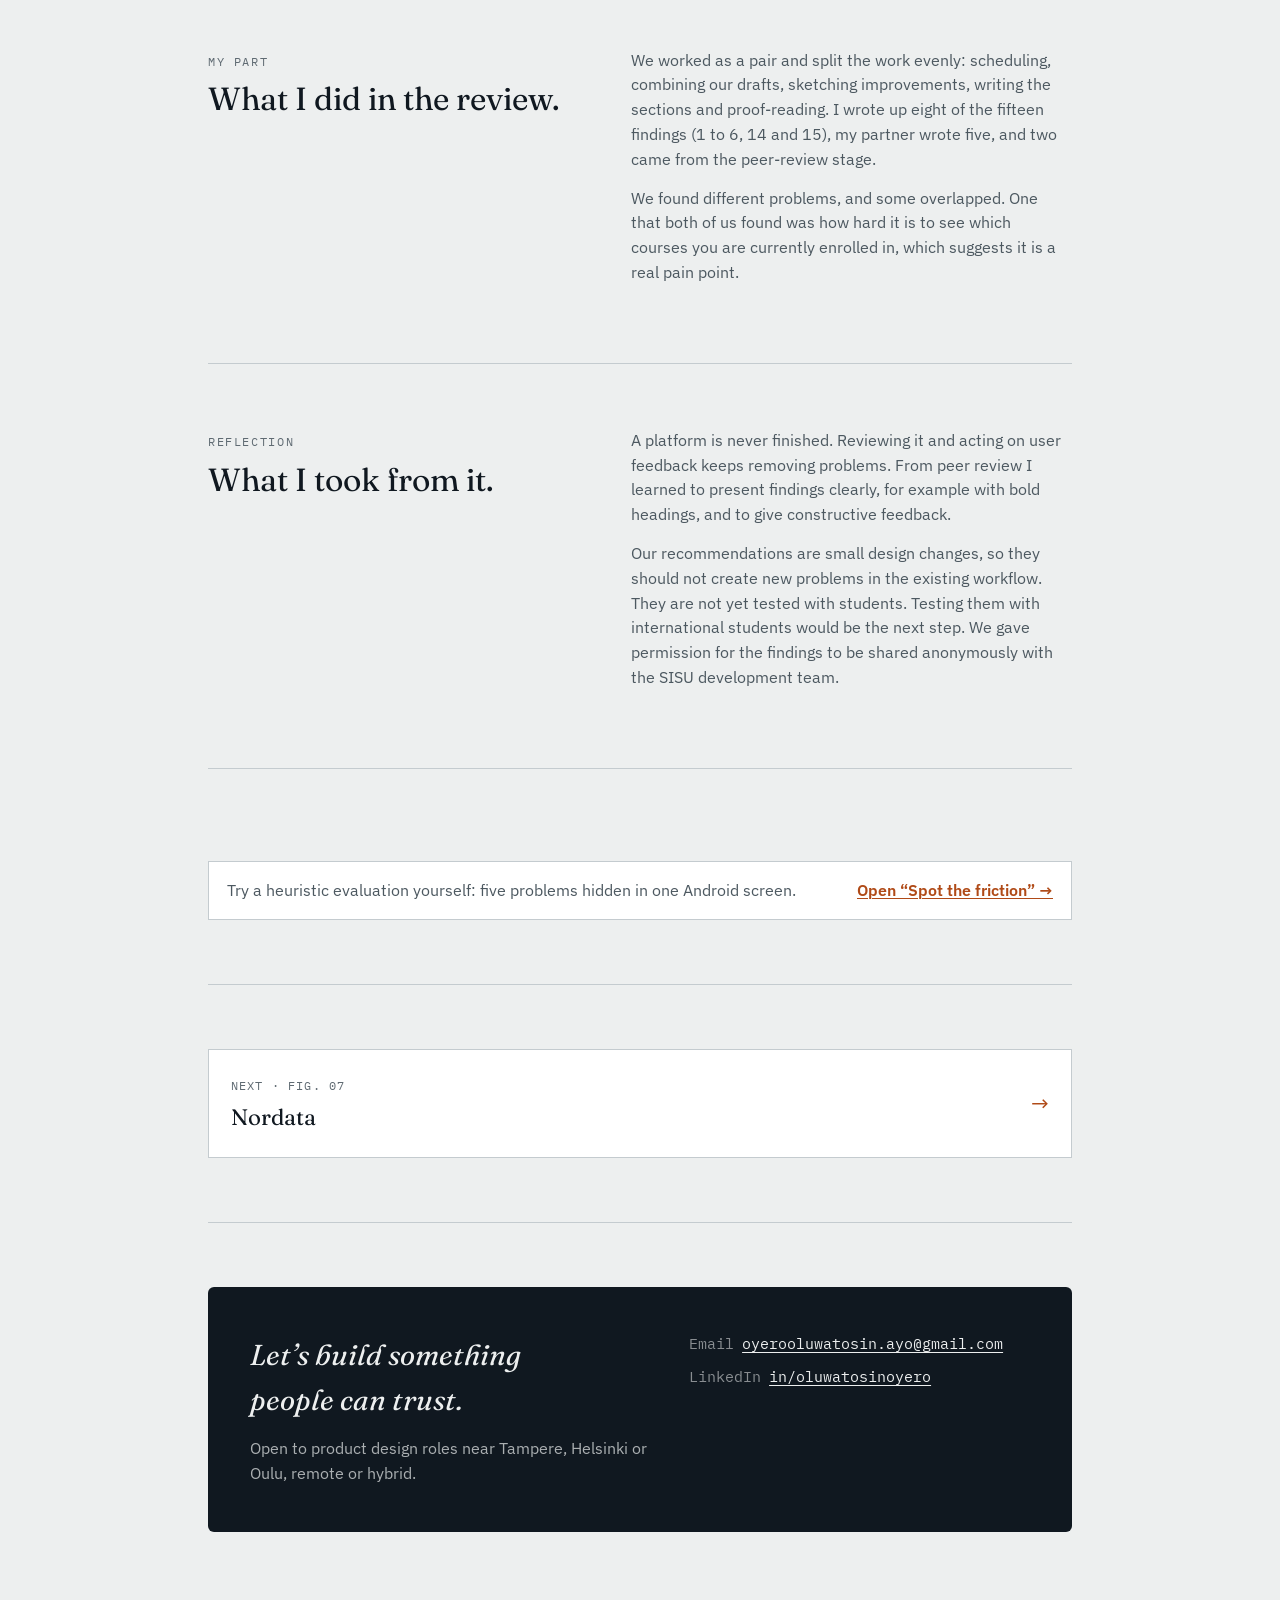
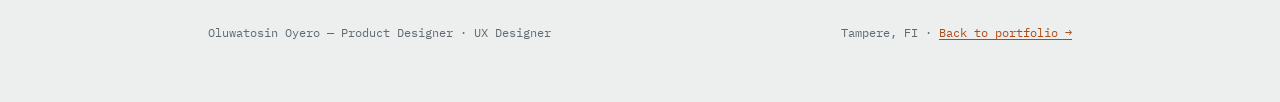
<file: work/sisu.html>
<!DOCTYPE html>
<html lang="en">
<head>
<meta charset="UTF-8">
<meta name="viewport" content="width=device-width, initial-scale=1">
<title>Expert Evaluation of SISU · Oluwatosin Oyero</title>
<meta name="description" content="Case study: a heuristic evaluation of SISU, Tampere University’s study platform, by Oluwatosin Oyero.">
<meta property="og:type" content="article">
<meta property="og:title" content="Expert Evaluation of SISU: a case study by Oluwatosin Oyero">
<meta property="og:description" content="A structured usability audit of Tampere University’s platform for study plans, course registration and student records.">
<link rel="preconnect" href="https://fonts.googleapis.com">
<link rel="preconnect" href="https://fonts.gstatic.com" crossorigin>
<link href="https://fonts.googleapis.com/css2?family=Fraunces:ital,opsz,wght@0,9..144,340;0,9..144,480;1,9..144,340;1,9..144,420&family=IBM+Plex+Sans:wght@400;500;600&family=IBM+Plex+Mono:wght@400;500&display=swap" rel="stylesheet">
<link rel="stylesheet" href="../styles.css">
</head>
<body>
<a class="skip" href="#main">Skip to content</a>

<header class="site">
  <nav class="nav">
    <a class="nav-name" href="../index.html" style="color:inherit;text-decoration:none">Oluwatosin Oyero</a>
    <ul class="nav-links">
      <li><a href="../index.html#work">Work</a></li>
      <li><a href="../index.html#about">About</a></li>
      <li><a href="../visual-work.html">Visual work</a></li>
      <li><a href="../lab.html">Friction Lab</a></li>
      <li><a href="../index.html#experience">Experience</a></li>
      <li><a href="../index.html#recommendations">Recommendations</a></li>
      <li><a href="../index.html#contact">Contact</a></li>
    </ul>
  </nav>
</header>

<section class="page-hero d-hero">
  <div class="wrap">
    <div class="page-top">
      <a class="back" href="../index.html#work">← All work</a>
      <button class="share-btn" type="button" id="share">Copy link</button>
    </div>
    <div class="case-fig">FIG. 06 — HEURISTIC EVALUATION</div>
    <h1 class="display">SISU: an expert review for students <em>with no prior context.</em></h1>
    <p class="lede">We reviewed Tampere University’s study platform for students new to it. We found 15 problems, ranked them by severity and recommended a fix for each. A pair project for the course HTI.100, Human-Technology Interaction 1.</p>
    <dl class="d-meta">
      <div><dt>Role</dt><dd>UX Researcher, in a pair</dd></div>
      <div><dt>Timeframe</dt><dd>2 months (Sep–Oct 2022)</dd></div>
      <div><dt>Tools</dt><dd>Figma, diagrams.net, MS Teams, Google Docs</dd></div>
      <div><dt>Users</dt><dd>International students new to Finnish higher education</dd></div>
    </dl>
    <div class="result-strip">
      <span class="result-chip">15 findings</span>
      <span class="result-chip">3 evaluation frameworks</span>
      <span class="result-chip">Severity-ranked</span>
    </div>
  </div>
</section>

<nav class="d-nav" aria-label="On this page">
  <div class="wrap">
    <a href="#the-context">Context</a><a href="#process">Process</a><a href="#method">Method</a><a href="#findings">Findings</a><a href="#my-part">My part</a><a href="#reflection">Reflection</a>
  </div>
</nav>

<main id="main" class="wrap">

  <section class="cs-block" id="the-context">
    <span class="eyebrow">The context</span>
    <p class="d-lead">Unfamiliarity is a usability risk in itself. SISU is where students plan their studies, so a confusing step costs them real time.</p>
    <ul class="d-roles" aria-label="Users, goals and context">
      <li><b>Users</b><span>International students with no prior experience of a Finnish education platform</span></li>
      <li><b>Goals</b><span>Create a study plan and timeline</span></li>
      <li><b>Goals</b><span>Register for and search courses</span></li>
      <li><b>Context</b><span>Phones and laptops, at school, work or home</span></li>
    </ul>
    <p class="d-note">Student goals also included keeping personal information up to date and viewing completed credits.</p>
  </section>

  <section class="cs-block" id="process">
    <span class="eyebrow">Process</span>
    <h2>From scenarios to ranked fixes.</h2>
    <ol class="process">
      <li><b>Scope</b><span>Defined the users, their goals and where they use SISU.</span></li>
      <li><b>Evaluate</b><span>Walked through real tasks step by step, noting the heuristics each problem broke.</span></li>
      <li><b>Rank</b><span>Scored each problem on Nielsen’s severity scale, from 1 (cosmetic) to 4.</span></li>
      <li><b>Recommend</b><span>Suggested a fix for each problem, with sketches in diagrams.net.</span><a href="#findings">See the findings →</a></li>
      <li><b>Review</b><span>Exchanged drafts with another group, and improved from their feedback.</span></li>
    </ol>
  </section>

  <section class="cs-block" id="method">
    <span class="eyebrow">Method</span>
    <h2>Three frameworks, one severity scale.</h2>
    <div class="cs-grid">
      <div><span class="n">01</span><h3>Nielsen’s heuristics</h3><p>The 10 usability heuristics as the main lens on the platform.</p></div>
      <div><span class="n">02</span><h3>Shneiderman’s Eight Golden Rules</h3><p>A second lens on consistency, feedback and error prevention.</p></div>
      <div><span class="n">03</span><h3>USERFOCUS 44 guidelines</h3><p>Task-oriented website guidelines, such as keeping a task to a reasonable number of clicks.</p></div>
      <div><span class="n">04</span><h3>Severity ranking</h3><p>Every problem ranked on Nielsen’s scale, with a recommended fix.</p></div>
    </div>
    <p class="d-note">Each finding follows the same pattern: a scenario, the steps to do it, a screenshot, the heuristics broken, a severity rating and the student problem.</p>
  </section>

  <section class="cs-block" id="findings">
    <span class="eyebrow">Findings</span>
    <h2>Five of the fifteen, with the fix.</h2>
    <p class="d-note">Ratings are Nielsen’s severity scale. The report singles out six major problems. Select a page to open it full size.</p>
    <article class="d-shot">
      <a class="d-frame" href="../media/sisu/finding-unclear-icon.webp" target="_blank" rel="noopener"><img src="../media/sisu/finding-unclear-icon.webp" alt="Key finding 2: a three-dot menu on the study plan page hides actions such as rename and delete" width="1400" height="1091" loading="lazy"></a>
      <div class="d-why">
        <span class="k">Finding 2 · Rated 3, major</span>
        <h3>An icon that hides the main actions.</h3>
        <p class="ba before"><b>Problem</b> The three dots at the right of the study plan hide actions like renaming, deleting and printing. The icon is not common in everyday interfaces, so new users may not know what it does.</p>
        <p class="ba after"><b>Recommendation</b> Add the key actions to the menu with clear guidance, or add a submenu labelled “other options” to draw attention to it.</p>
        <p><b>Why</b> It breaks two heuristics: a match between the system and the real world, and recognition rather than recall.</p>
      </div>
    </article>
    <article class="d-shot flip">
      <a class="d-frame" href="../media/sisu/finding-mobile-search.webp" target="_blank" rel="noopener"><img src="../media/sisu/finding-mobile-search.webp" alt="Key finding 4: on a phone the search option is hidden inside the hamburger menu" width="1400" height="1091" loading="lazy"></a>
      <div class="d-why">
        <span class="k">Finding 4 · Rated 3, major</span>
        <h3>Search is hidden on a phone.</h3>
        <p class="ba before"><b>Problem</b> On mobile, the search icon sits inside the hamburger menu. Students new to SISU may not know where to find it.</p>
        <p class="ba after"><b>Recommendation</b> Make the search icon visible on the front screen of the mobile view.</p>
        <p><b>Why</b> Users who have never used the desktop version could not discover course search quickly.</p>
      </div>
    </article>
    <article class="d-shot">
      <a class="d-frame" href="../media/sisu/fix-course-period-and-search.webp" target="_blank" rel="noopener"><img src="../media/sisu/fix-course-period-and-search.webp" alt="Recommendations for findings 3 and 4, with a sketch of a mobile screen that shows a search icon" width="1400" height="1067" loading="lazy"></a>
      <div class="d-why">
        <span class="k">Findings 3 and 4 · Fixes</span>
        <h3>See the period at a glance.</h3>
        <p class="ba before"><b>Problem</b> To know when a course is offered, a student had to leave the page and check the course list PDF, which is a long process for someone new.</p>
        <p class="ba after"><b>Recommendation</b> Show the period next to each course (1st, 2nd, 3rd or 4th), and show search on the mobile front screen (sketch).</p>
        <p><b>Why</b> The information is needed at the moment of choosing a course, so it should be there.</p>
      </div>
    </article>
    <article class="d-shot flip">
      <a class="d-frame" href="../media/sisu/fix-error-message-and-enrolled.webp" target="_blank" rel="noopener"><img src="../media/sisu/fix-error-message-and-enrolled.webp" alt="Recommendations for findings 5 and 6: a clearer search error message and an Enrolled label on courses" width="1400" height="1067" loading="lazy"></a>
      <div class="d-why">
        <span class="k">Findings 5 and 6 · Fixes</span>
        <h3>Helpful errors and clear status.</h3>
        <p class="ba before"><b>Problem</b> A search for “HTI 500” returned nothing because the course code has a period (“HTI.500”), and nothing told the user. Students also could not tell which courses they had already registered for.</p>
        <p class="ba after"><b>Recommendation</b> Say what went wrong and suggest the right form (“Search returned no result: do you mean HTI.100?”), and label registered courses with the text “Enrolled”.</p>
        <p><b>Why</b> Error messages should help the user recover, and key actions need visible feedback.</p>
      </div>
    </article>
    <article class="d-shot">
      <a class="d-frame" href="../media/sisu/summary-major-problems.webp" target="_blank" rel="noopener"><img src="../media/sisu/summary-major-problems.webp" alt="Summary table of the major usability problems with an identified problem and a solution for each" width="1400" height="1199" loading="lazy"></a>
      <div class="d-why">
        <span class="k">The summary</span>
        <h3>The major problems at a glance.</h3>
        <p class="ba before"><b>Problem</b> Fifteen findings of different weight were hard to act on all at once.</p>
        <p class="ba after"><b>Recommendation</b> A summary table pairs each major problem with its solution, so the team can see the six that matter most.</p>
        <p><b>Why</b> A ranked list helps a development team decide what to fix first.</p>
      </div>
    </article>
  </section>

  <section class="cs-block" id="my-part">
    <div class="cs-two">
      <div>
        <span class="eyebrow">My part</span>
        <h2>What I did in the review.</h2>
      </div>
      <div>
        <p>We worked as a pair and split the work evenly: scheduling, combining our drafts, sketching improvements, writing the sections and proof-reading. I wrote up eight of the fifteen findings (1 to 6, 14 and 15), my partner wrote five, and two came from the peer-review stage.</p>
        <p>We found different problems, and some overlapped. One that both of us found was how hard it is to see which courses you are currently enrolled in, which suggests it is a real pain point.</p>
      </div>
    </div>
  </section>

  <section class="cs-block" id="reflection">
    <div class="cs-two">
      <div>
        <span class="eyebrow">Reflection</span>
        <h2>What I took from it.</h2>
      </div>
      <div>
        <p>A platform is never finished. Reviewing it and acting on user feedback keeps removing problems. From peer review I learned to present findings clearly, for example with bold headings, and to give constructive feedback.</p>
        <p>Our recommendations are small design changes, so they should not create new problems in the existing workflow. They are not yet tested with students. Testing them with international students would be the next step. We gave permission for the findings to be shared anonymously with the SISU development team.</p>
      </div>
    </div>
  </section>

  <section class="cs-block">
    <div class="callout">
      <p>Try a heuristic evaluation yourself: five problems hidden in one Android screen.</p>
      <a href="../lab.html#spot">Open “Spot the friction” →</a>
    </div>
  </section>

  <section class="cs-block">
    <a class="next-case" href="nordata.html">
      <span><span class="k">Next · FIG. 07</span><b>Nordata</b></span>
      <span class="arrow" aria-hidden="true">→</span>
    </a>
  </section>

  <section id="contact" style="border-bottom:none">
    <div class="contact-panel">
      <div>
        <h2>Let’s build something people can trust.</h2>
        <p>Open to product design roles near Tampere, Helsinki or Oulu, remote or hybrid.</p>
      </div>
      <ul class="contact-links">
        <li><span>Email</span><a href="mailto:oyerooluwatosin.ayo@gmail.com">oyerooluwatosin.ayo@gmail.com</a></li>
        <li><span>LinkedIn</span><a href="https://www.linkedin.com/in/oluwatosinoyero/" target="_blank" rel="noopener">in/oluwatosinoyero</a></li>
      </ul>
    </div>
  </section>

  <footer>
    <span>Oluwatosin Oyero — Product Designer · UX Designer</span>
    <span class="mono">Tampere, FI · <a href="../index.html">Back to portfolio →</a></span>
  </footer>
</main>

<script src="../share.js"></script>
</body>
</html>
</file>
<file: styles.css>
:root {
    --bg: #EDEFEF;
    --grid-line: #CBD2D6;
    --surface: #FFFFFF;
    --surface-2: #E2E7E9;
    --ink: #101820;
    --ink-soft: #4C5860;
    --ink-faint: #5F6A72;
    --rule: #C4CBCF;
    --accent: #B04A17;
    --accent-ink: #FFFFFF;
    --verify: #1B6E63;
    --pending: #A6791C;
    --shadow: 0 1px 0 rgba(16,24,32,0.05);
    --focus: #1B6E63;
  }

  @media (prefers-color-scheme: dark) {
    :root:not([data-theme="light"]) {
      --bg: #0D1417;
      --grid-line: #1E2A2F;
      --surface: #131C20;
      --surface-2: #1A262B;
      --ink: #E9EEEF;
      --ink-soft: #A6B2B6;
      --ink-faint: #7C8A8F;
      --rule: #2A383E;
      --accent: #E37D3F;
      --accent-ink: #101820;
      --verify: #4FC2AC;
      --pending: #D9A94A;
      --shadow: 0 1px 0 rgba(0,0,0,0.4);
      --focus: #4FC2AC;
    }
  }

  :root[data-theme="dark"] {
    --bg: #0D1417;
    --grid-line: #1E2A2F;
    --surface: #131C20;
    --surface-2: #1A262B;
    --ink: #E9EEEF;
    --ink-soft: #A6B2B6;
    --ink-faint: #7C8A8F;
    --rule: #2A383E;
    --accent: #E37D3F;
    --accent-ink: #101820;
    --verify: #4FC2AC;
    --pending: #D9A94A;
    --shadow: 0 1px 0 rgba(0,0,0,0.4);
    --focus: #4FC2AC;
  }

  * { box-sizing: border-box; }
  html { scroll-behavior: smooth; }
  @media (prefers-reduced-motion: reduce) {
    html { scroll-behavior: auto; }
    * { animation: none !important; transition: none !important; }
  }

  body {
    margin: 0;
    background: var(--bg);
    color: var(--ink);
    font-family: "IBM Plex Sans", -apple-system, BlinkMacSystemFont, "Segoe UI", sans-serif;
    font-size: 16px;
    line-height: 1.55;
    -webkit-font-smoothing: antialiased;
  }

  a { color: var(--accent); text-decoration-thickness: 1px; text-underline-offset: 2px; }
  a:focus-visible, button:focus-visible { outline: 2px solid var(--focus); outline-offset: 3px; }

  .display {
    font-family: "Fraunces", Georgia, serif;
    font-optical-sizing: auto;
    text-wrap: balance;
  }

  .mono {
    font-family: "IBM Plex Mono", ui-monospace, SFMono-Regular, Menlo, monospace;
    font-variant-numeric: tabular-nums;
  }

  .eyebrow {
    font-family: "IBM Plex Mono", monospace;
    font-size: 0.72rem;
    letter-spacing: 0.14em;
    text-transform: uppercase;
    color: var(--ink-faint);
  }

  .wrap {
    max-width: 920px;
    margin: 0 auto;
    padding: 0 28px;
  }

  /* ---------- header / grid hero ---------- */

  header.site {
    position: sticky;
    top: 0;
    z-index: 20;
    background: color-mix(in srgb, var(--bg) 88%, transparent);
    backdrop-filter: blur(6px);
    border-bottom: 1px solid var(--rule);
  }
  .nav {
    display: flex;
    align-items: center;
    justify-content: space-between;
    gap: 12px 32px;
    padding: 14px 28px;
    max-width: 1120px;
    margin: 0 auto;
  }
  .nav-name {
    font-family: "Fraunces", serif;
    font-weight: 480;
    font-size: 1.05rem;
    white-space: nowrap;
    color: inherit;
    text-decoration: none;
  }
  .nav-links {
    display: flex;
    align-items: center;
    gap: 24px;
    list-style: none;
    margin: 0;
    padding: 0;
    font-family: "IBM Plex Mono", monospace;
    font-size: 0.78rem;
    letter-spacing: 0.04em;
    white-space: nowrap;
  }
  .nav-links a {
    display: inline-block;
    padding: 6px 0;
    color: var(--ink-soft);
    text-decoration: none;
    border-bottom: 1px solid transparent;
  }
  .nav-links a:hover { color: var(--accent); border-bottom-color: var(--accent); }
  .nav-links a:focus-visible { outline: 2px solid var(--accent); outline-offset: 3px; }
  /* last link (Contact) reads as the call to action */
  .nav-links li:last-child a {
    padding: 6px 14px;
    border: 1px solid var(--ink);
    border-radius: 999px;
    color: var(--ink);
  }
  .nav-links li:last-child a:hover { background: var(--ink); color: var(--bg); border-color: var(--ink); }

  /* narrower screens: name on top, links in one swipeable row */
  @media (max-width: 1000px) {
    .nav { flex-direction: column; align-items: flex-start; gap: 6px; padding: 12px 20px 8px; }
    .nav-links {
      width: 100%;
      overflow-x: auto;
      gap: 20px;
      padding-bottom: 6px;
      scrollbar-width: none;
    }
    .nav-links::-webkit-scrollbar { display: none; }
  }

  .hero {
    position: relative;
    padding: 76px 0 64px;
    background-image:
      linear-gradient(var(--grid-line) 1px, transparent 1px),
      linear-gradient(90deg, var(--grid-line) 1px, transparent 1px);
    background-size: 34px 34px;
    background-position: center -1px;
    -webkit-mask-image: linear-gradient(to bottom, black 55%, transparent 100%);
    mask-image: linear-gradient(to bottom, black 55%, transparent 100%);
  }
  .hero-inner {
    max-width: 920px;
    margin: 0 auto;
    padding: 0 28px;
    -webkit-mask-image: none;
    mask-image: none;
  }
  .hero h1 {
    font-size: clamp(2.1rem, 5vw, 3.35rem);
    font-weight: 480;
    line-height: 1.12;
    margin: 18px 0 22px;
    max-width: 15ch;
  }
  .hero h1 em {
    font-style: italic;
    font-weight: 340;
    color: var(--accent);
  }
  .hero p.lede {
    max-width: 56ch;
    font-size: 1.08rem;
    color: var(--ink-soft);
    margin: 0 0 30px;
  }
  .hero-meta {
    display: flex;
    flex-wrap: wrap;
    gap: 10px 28px;
    font-family: "IBM Plex Mono", monospace;
    font-size: 0.78rem;
    color: var(--ink-faint);
  }
  .hero-meta strong { color: var(--ink-soft); font-weight: 500; }

  .badge {
    display: inline-flex;
    align-items: center;
    gap: 6px;
    padding: 3px 9px 3px 7px;
    border: 1px solid var(--verify);
    border-radius: 3px;
    color: var(--verify);
    font-family: "IBM Plex Mono", monospace;
    font-size: 0.72rem;
    letter-spacing: 0.03em;
  }
  .badge::before { content: "●"; font-size: 0.55em; }

  /* ---------- generic section scaffolding ---------- */

  section { padding: 64px 0; border-bottom: 1px solid var(--rule); }
  section:last-of-type { border-bottom: none; }

  .section-head {
    display: flex;
    align-items: baseline;
    justify-content: space-between;
    gap: 16px;
    margin-bottom: 34px;
  }
  .section-head h2 {
    font-family: "Fraunces", serif;
    font-weight: 460;
    font-size: 1.7rem;
    margin: 4px 0 0;
  }

  /* ---------- about ---------- */

  .about-grid {
    display: grid;
    grid-template-columns: 1.3fr 1fr;
    gap: 48px;
  }
  .about-grid p { color: var(--ink-soft); max-width: 62ch; }
  .about-grid .thesis {
    font-family: "Fraunces", serif;
    font-style: italic;
    font-weight: 400;
    font-size: 1.28rem;
    color: var(--ink);
    line-height: 1.4;
    max-width: 34ch;
    margin: 0 0 20px;
  }
  .skill-block h3 {
    font-family: "IBM Plex Mono", monospace;
    font-size: 0.72rem;
    letter-spacing: 0.1em;
    text-transform: uppercase;
    color: var(--ink-faint);
    margin: 0 0 10px;
  }
  .skill-block ul {
    list-style: none;
    margin: 0 0 26px;
    padding: 0;
    display: flex;
    flex-wrap: wrap;
    gap: 7px;
  }
  .skill-block li {
    font-size: 0.82rem;
    color: var(--ink-soft);
    background: var(--surface-2);
    border: 1px solid var(--rule);
    padding: 4px 10px;
    border-radius: 3px;
  }

  /* ---------- experience timeline ---------- */

  .timeline { display: flex; flex-direction: column; }
  .tl-row {
    display: grid;
    grid-template-columns: 130px 1fr;
    gap: 20px;
    padding: 18px 0;
    border-top: 1px solid var(--rule);
  }
  .tl-row:first-child { border-top: none; }
  .tl-date {
    font-family: "IBM Plex Mono", monospace;
    font-size: 0.76rem;
    color: var(--ink-faint);
    padding-top: 3px;
  }
  .tl-role { font-weight: 600; font-size: 1rem; }
  .tl-org { color: var(--ink-soft); font-size: 0.92rem; margin: 2px 0 8px; }
  .tl-detail { color: var(--ink-soft); font-size: 0.92rem; margin: 0; max-width: 62ch; }

  /* ---------- case studies ---------- */

  .case {
    padding: 40px 0;
    border-top: 1px solid var(--rule);
  }
  .case:first-of-type { border-top: none; padding-top: 0; }

  .case-fig {
    font-family: "IBM Plex Mono", monospace;
    font-size: 0.72rem;
    letter-spacing: 0.08em;
    color: var(--accent);
    margin-bottom: 8px;
  }
  .case h3 {
    font-family: "Fraunces", serif;
    font-weight: 480;
    font-size: 1.55rem;
    margin: 0 0 4px;
  }
  .case .case-type {
    color: var(--ink-faint);
    font-size: 0.92rem;
    margin: 0 0 20px;
  }

  .spec-table {
    display: grid;
    grid-template-columns: 120px 1fr;
    gap: 8px 18px;
    font-size: 0.86rem;
    margin: 0 0 22px;
    padding: 14px 16px;
    background: var(--surface);
    border: 1px solid var(--rule);
    border-radius: 4px;
  }
  .spec-table dt {
    font-family: "IBM Plex Mono", monospace;
    color: var(--ink-faint);
    font-size: 0.72rem;
    letter-spacing: 0.06em;
    text-transform: uppercase;
    padding-top: 1px;
  }
  .spec-table dd { margin: 0; color: var(--ink-soft); }

  .case-body h4 {
    font-family: "IBM Plex Mono", monospace;
    font-size: 0.72rem;
    letter-spacing: 0.08em;
    text-transform: uppercase;
    color: var(--ink-faint);
    margin: 22px 0 8px;
  }
  .case-body h4:first-child { margin-top: 0; }
  .case-body p, .case-body li { color: var(--ink-soft); max-width: 68ch; }
  .case-body ul { padding-left: 20px; margin: 0; }
  .case-body li { margin-bottom: 5px; }

  .result-strip {
    display: flex;
    flex-wrap: wrap;
    gap: 10px;
    margin-top: 20px;
  }
  .result-chip {
    font-family: "IBM Plex Mono", monospace;
    font-size: 0.78rem;
    color: var(--verify);
    border: 1px solid var(--verify);
    border-radius: 3px;
    padding: 5px 10px;
  }

  .case-links { margin-top: 18px; font-size: 0.86rem; }
  .case-links a { margin-right: 18px; }

  /* ---------- recommendations ---------- */

  .rec-grid {
    display: grid;
    grid-template-columns: 1fr 1fr;
    gap: 20px;
  }
  .rec {
    background: var(--surface);
    border: 1px solid var(--rule);
    border-radius: 4px;
    padding: 20px 22px;
  }
  .rec p.quote {
    font-family: "Fraunces", serif;
    font-style: italic;
    font-size: 1rem;
    line-height: 1.5;
    color: var(--ink);
    margin: 0 0 14px;
  }
  .rec .who {
    font-family: "IBM Plex Mono", monospace;
    font-size: 0.74rem;
    color: var(--ink-faint);
  }

  /* ---------- contact ---------- */

  .contact-panel {
    background: var(--ink);
    color: var(--bg);
    border-radius: 6px;
    padding: 46px 42px;
    display: grid;
    grid-template-columns: 1.2fr 1fr;
    gap: 30px;
  }
  .contact-panel h2 {
    font-family: "Fraunces", serif;
    font-style: italic;
    font-weight: 400;
    font-size: 1.8rem;
    margin: 0 0 14px;
    max-width: 16ch;
    color: inherit;
  }
  .contact-panel p { color: color-mix(in srgb, var(--bg) 70%, transparent); max-width: 42ch; margin: 0; }
  .contact-links {
    list-style: none;
    margin: 0;
    padding: 0;
    display: flex;
    flex-direction: column;
    gap: 10px;
    font-family: "IBM Plex Mono", monospace;
    font-size: 0.92rem;
  }
  .contact-links a { color: var(--bg); text-underline-offset: 3px; }
  .contact-links span { color: color-mix(in srgb, var(--bg) 55%, transparent); margin-right: 8px; }

  @media (prefers-color-scheme: dark) {
    :root:not([data-theme="light"]) .contact-panel {
      background: var(--surface-2);
      color: var(--ink);
      border: 1px solid var(--rule);
    }
    :root:not([data-theme="light"]) .contact-panel p { color: var(--ink-soft); }
    :root:not([data-theme="light"]) .contact-links a { color: var(--accent); }
    :root:not([data-theme="light"]) .contact-links span { color: var(--ink-faint); }
  }
  :root[data-theme="dark"] .contact-panel {
    background: var(--surface-2);
    color: var(--ink);
    border: 1px solid var(--rule);
  }
  :root[data-theme="dark"] .contact-panel p { color: var(--ink-soft); }
  :root[data-theme="dark"] .contact-links a { color: var(--accent); }
  :root[data-theme="dark"] .contact-links span { color: var(--ink-faint); }

  footer {
    padding: 28px 0 60px;
    font-family: "IBM Plex Mono", monospace;
    font-size: 0.74rem;
    color: var(--ink-faint);
    display: flex;
    justify-content: space-between;
  }

  @media (max-width: 700px) {
    .about-grid, .rec-grid, .contact-panel { grid-template-columns: minmax(0, 1fr); }
    .contact-panel { padding: 32px 22px; }
    .contact-links a { overflow-wrap: anywhere; }
    .spec-table { grid-template-columns: 100px 1fr; }
    .tl-row { grid-template-columns: 90px 1fr; }
  }


  /* ---------- case cards ---------- */
  .case-grid { display: grid; grid-template-columns: repeat(auto-fill, minmax(280px, 1fr)); gap: 16px; }
  .case-card {
    display: flex; flex-direction: column; gap: 8px; text-align: left;
    padding: 22px; background: var(--surface); border: 1px solid var(--rule);
    border-radius: 4px; color: inherit; font: inherit; cursor: pointer; text-decoration: none;
    transition: border-color .2s, transform .2s;
  }
  .case-card:hover, .case-card:focus-visible { border-color: var(--accent); transform: translateY(-2px); outline: none; }
  .case-card-fig { font-family: "IBM Plex Mono", monospace; font-size: 0.7rem; letter-spacing: 0.08em; color: var(--accent); }
  .case-card-title { font-family: "Fraunces", serif; font-weight: 480; font-size: 1.25rem; line-height: 1.2; color: var(--ink); }
  .case-card-type { color: var(--ink-faint); font-size: 0.9rem; }
  .case-card-cta { margin-top: auto; padding-top: 10px; font-family: "IBM Plex Mono", monospace; font-size: 0.78rem; color: var(--accent); }

  @media (max-width: 600px) { .spec-table { grid-template-columns: 1fr; } }

  /* ---------- standalone pages (case studies, concept) ---------- */

  .page-hero {
    padding: 0;
    border-bottom: 1px solid var(--rule);
    background-image:
      linear-gradient(var(--grid-line) 1px, transparent 1px),
      linear-gradient(90deg, var(--grid-line) 1px, transparent 1px);
    background-size: 32px 32px;
    background-position: -1px -1px;
  }
  .page-hero .wrap { padding-top: 56px; padding-bottom: 48px; }
  .page-hero h1 {
    font-size: clamp(2.1rem, 6vw, 3.4rem); line-height: 1.06; font-weight: 340;
    margin: 14px 0 16px; max-width: 18ch;
  }
  .page-hero h1 em { color: var(--accent); }
  .page-hero .lede { color: var(--ink-soft); max-width: 60ch; margin: 0; font-size: 1.05rem; }
  .page-hero .spec-table { margin-top: 30px; background: var(--surface); }
  .page-top { display: flex; justify-content: space-between; align-items: center; gap: 12px; margin-bottom: 22px; }
  .back { font-family: "IBM Plex Mono", monospace; font-size: 0.8rem; color: var(--ink-soft); text-decoration: none; }
  .back:hover { color: var(--accent); }
  .share-btn {
    appearance: none; font: 500 0.78rem "IBM Plex Mono", monospace; cursor: pointer;
    background: var(--surface); color: var(--ink-soft); border: 1px solid var(--rule); padding: 6px 10px;
  }
  .share-btn:hover { color: var(--accent); border-color: var(--accent); }

  .cs-block h2 { font-family: "Fraunces", serif; font-weight: 400; font-size: clamp(1.5rem, 3.4vw, 2rem); line-height: 1.2; margin: 8px 0 0; text-wrap: balance; }
  .cs-two { display: grid; grid-template-columns: 1fr 1.15fr; gap: 40px; align-items: start; }
  .cs-two p, .cs-block > p { color: var(--ink-soft); margin: 0 0 14px; max-width: 64ch; }
  .cs-two p strong { color: var(--ink); font-weight: 600; }

  .cs-grid { display: grid; grid-template-columns: repeat(2, 1fr); margin-top: 28px; border: 1px solid var(--rule); background: var(--surface); }
  .cs-grid > div { padding: 22px; border-right: 1px solid var(--rule); border-bottom: 1px solid var(--rule); }
  .cs-grid > div:nth-child(2n) { border-right: 0; }
  .cs-grid > div:nth-last-child(-n+2) { border-bottom: 0; }
  .cs-grid .n { font-family: "IBM Plex Mono", monospace; font-size: 0.72rem; color: var(--accent); }
  .cs-grid h3 { font-size: 1.02rem; margin: 6px 0 8px; }
  .cs-grid p { color: var(--ink-soft); margin: 0; font-size: 0.94rem; }

  .flow { display: flex; align-items: stretch; margin-top: 28px; }
  .flow-step { flex: 1; background: var(--surface); border: 1px solid var(--rule); padding: 14px; }
  .flow-step .k { font-family: "IBM Plex Mono", monospace; font-size: 0.68rem; letter-spacing: 0.08em; text-transform: uppercase; color: var(--ink-faint); }
  .flow-step b { display: block; margin: 4px 0 4px; font-size: 0.95rem; }
  .flow-step span { color: var(--ink-soft); font-size: 0.86rem; }
  .flow-step.auto { border-color: var(--verify); }
  .flow-step.auto .k { color: var(--verify); }
  .flow-arrow { display: grid; place-items: center; width: 28px; flex: none; color: var(--ink-faint); font-family: "IBM Plex Mono", monospace; }

  .roles { display: grid; grid-template-columns: repeat(4, 1fr); gap: 0; margin-top: 24px; border: 1px solid var(--rule); background: var(--surface); }
  .roles div { padding: 16px; border-right: 1px solid var(--rule); }
  .roles div:last-child { border-right: 0; background: color-mix(in srgb, var(--accent) 8%, var(--surface)); }
  .roles .k { font-family: "IBM Plex Mono", monospace; font-size: 0.68rem; color: var(--ink-faint); }
  .roles b { display: block; margin-top: 4px; }
  .roles span { display: block; color: var(--ink-soft); font-size: 0.86rem; margin-top: 4px; }

  .callout {
    margin-top: 28px; padding: 16px 18px; background: var(--surface); border: 1px solid var(--rule);
    display: flex; flex-wrap: wrap; align-items: center; justify-content: space-between; gap: 12px;
  }
  .callout p { margin: 0; color: var(--ink-soft); }
  .callout a { font-weight: 600; }

  .next-case { display: flex; justify-content: space-between; align-items: center; gap: 16px; padding: 22px; border: 1px solid var(--rule); background: var(--surface); text-decoration: none; color: var(--ink); }
  .next-case:hover { border-color: var(--accent); }
  .next-case .k { font-family: "IBM Plex Mono", monospace; font-size: 0.72rem; color: var(--ink-faint); letter-spacing: 0.1em; text-transform: uppercase; }
  .next-case b { display: block; font-family: "Fraunces", serif; font-weight: 400; font-size: 1.4rem; margin-top: 4px; }
  .next-case .arrow { color: var(--accent); font-size: 1.4rem; }

  @media (max-width: 760px) {
    .cs-two { grid-template-columns: 1fr; gap: 18px; }
    .cs-grid { grid-template-columns: 1fr; }
    .cs-grid > div { border-right: 0; }
    .cs-grid > div:nth-last-child(2) { border-bottom: 1px solid var(--rule); }
    .flow { flex-direction: column; }
    .flow-arrow { width: auto; height: 24px; transform: rotate(90deg); }
    .roles { grid-template-columns: repeat(2, 1fr); }
    .roles div:nth-child(2) { border-right: 0; }
    .roles div:nth-child(-n+2) { border-bottom: 1px solid var(--rule); }
  }
  @media (max-width: 560px) {
    .page-hero .wrap { padding-top: 40px; }
  }

  /* ---------- Android focus band (home, under the hero) ---------- */

  .focus {
    margin: 8px 0 0;
    padding: 28px;
    background: var(--surface);
    border: 1px solid var(--rule);
    border-top: 3px solid var(--verify);
    border-radius: 4px;
    scroll-margin-top: 80px;
  }
  .focus .eyebrow { color: var(--verify); }
  .focus-head h2 { font-weight: 460; font-size: 1.6rem; margin: 6px 0 6px; }
  .focus-head p { color: var(--ink-soft); margin: 0 0 20px; max-width: 60ch; }
  .focus-grid { display: grid; grid-template-columns: repeat(3, 1fr); gap: 12px; }
  .focus-card {
    display: flex; flex-direction: column; gap: 6px; padding: 18px;
    background: var(--bg); border: 1px solid var(--rule); border-radius: 4px;
    color: var(--ink); text-decoration: none; transition: border-color .2s, transform .2s;
  }
  .focus-card:hover, .focus-card:focus-visible { border-color: var(--verify); transform: translateY(-2px); }
  .focus-card b { font-family: "Fraunces", serif; font-weight: 480; font-size: 1.15rem; line-height: 1.2; }
  .focus-card > span:last-child { color: var(--ink-soft); font-size: 0.9rem; }
  .focus-card::after { content: "Open →"; margin-top: auto; padding-top: 6px; font-family: "IBM Plex Mono", monospace; font-size: 0.75rem; color: var(--verify); }
  .focus-tag { align-self: flex-start; font-family: "IBM Plex Mono", monospace; font-size: 0.68rem; letter-spacing: 0.04em; padding: 2px 7px; border: 1px solid var(--ink-faint); color: var(--ink-soft); border-radius: 3px; }
  .focus-tag.shipped { border-color: var(--verify); color: var(--verify); }

  @media (max-width: 760px) {
    .focus { padding: 22px 18px; }
    .focus-grid { grid-template-columns: 1fr; }
  }

  /* ---------- visual & digital content ---------- */
  #content .vc-intro { color: var(--ink-soft); max-width: 62ch; margin: 0 0 8px; }
  .vc-h { font-family: "IBM Plex Mono", monospace; font-size: 0.78rem; letter-spacing: 0.08em; text-transform: uppercase; color: var(--ink-faint); margin: 32px 0 14px; font-weight: 500; }
  .vc-grid { display: grid; grid-template-columns: repeat(auto-fill, minmax(240px, 1fr)); gap: 16px; }
  .vc-item { margin: 0; background: var(--surface); border: 1px solid var(--rule); border-radius: 4px; overflow: hidden; }
  .vc-item img, .vc-item video { display: block; width: 100%; height: auto; background: var(--surface-2); }
  .vc-item figcaption { display: flex; flex-direction: column; gap: 3px; padding: 14px 16px; font-size: 0.88rem; color: var(--ink-soft); }
  .vc-item figcaption b { color: var(--ink); font-family: "Fraunces", serif; font-weight: 480; font-size: 1.02rem; }
  .vc-video { max-width: 720px; }
  .vc-note { color: var(--ink-soft); max-width: 62ch; margin: 0 0 16px; }
  .vc-ba { display: grid; grid-template-columns: repeat(2, minmax(0, 1fr)); gap: 16px; max-width: 640px; margin-bottom: 16px; }
  .vc-item img { aspect-ratio: auto; object-fit: cover; }
  @media (prefers-reduced-motion: reduce) { .vc-item video { scroll-behavior: auto; } }

  .vc-teaser { display: grid; grid-template-columns: 1.2fr 1fr; gap: 0; margin-top: 18px; background: var(--surface); border: 1px solid var(--rule); border-radius: 4px; overflow: hidden; color: inherit; text-decoration: none; transition: border-color .2s, transform .2s; }
  .vc-teaser:hover, .vc-teaser:focus-visible { border-color: var(--accent); transform: translateY(-2px); outline: none; }
  .vc-teaser-imgs { display: grid; grid-template-columns: repeat(3, 1fr); gap: 2px; background: var(--rule); }
  .vc-teaser-imgs img { display: block; width: 100%; height: 100%; min-height: 180px; object-fit: cover; }
  .vc-teaser-cta { display: flex; flex-direction: column; justify-content: center; gap: 8px; padding: 22px; font-family: "IBM Plex Mono", monospace; font-size: 0.78rem; color: var(--ink-faint); }
  .vc-teaser-cta b { font-family: "Fraunces", serif; font-weight: 480; font-size: 1.15rem; color: var(--ink); line-height: 1.25; }
  @media (max-width: 700px) { .vc-teaser { grid-template-columns: 1fr; } }


  /* ---------- process breakdown (case pages + homepage) ---------- */
  .process {
    list-style: none;
    counter-reset: step;
    display: grid;
    grid-template-columns: repeat(auto-fit, minmax(160px, 1fr));
    gap: 0;
    margin: 20px 0 0;
    padding: 0;
    border: 1px solid var(--rule);
    border-radius: 4px;
    background: var(--surface);
  }
  .process li {
    counter-increment: step;
    padding: 16px 16px 18px;
    border-right: 1px solid var(--rule);
    display: flex;
    flex-direction: column;
    gap: 6px;
    font-size: 0.9rem;
    color: var(--ink-soft);
  }
  .process li:last-child { border-right: none; }
  .process li::before {
    content: "0" counter(step);
    font-family: "IBM Plex Mono", monospace;
    font-size: 0.72rem;
    letter-spacing: 0.08em;
    color: var(--accent);
  }
  .process li b {
    font-family: "Fraunces", serif;
    font-weight: 480;
    font-size: 1.05rem;
    color: var(--ink);
  }
  .process li a { color: var(--accent); font-family: "IBM Plex Mono", monospace; font-size: 0.78rem; }
  @media (max-width: 700px) {
    .process { grid-template-columns: minmax(0, 1fr); }
    .process li { border-right: none; border-bottom: 1px solid var(--rule); }
    .process li:last-child { border-bottom: none; }
  }

  /* ---------- hero buttons ---------- */
  .hero-cta { display: flex; flex-wrap: wrap; gap: 12px; margin: 22px 0 6px; }
  .btn {
    display: inline-block;
    padding: 11px 20px;
    border: 1px solid var(--ink);
    border-radius: 999px;
    background: var(--ink);
    color: var(--bg);
    font-family: "IBM Plex Mono", monospace;
    font-size: 0.82rem;
    letter-spacing: 0.04em;
    text-decoration: none;
  }
  .btn:hover { background: var(--accent); border-color: var(--accent); }
  .btn:focus-visible { outline: 2px solid var(--accent); outline-offset: 3px; }
  .btn-ghost { background: transparent; color: var(--ink); }
  .btn-ghost:hover { background: var(--ink); color: var(--bg); border-color: var(--ink); }

  /* long role line above the headline */
  .hero .eyebrow { display: block; max-width: 62ch; letter-spacing: 0.08em; line-height: 1.7; color: var(--ink-soft); }

  /* role label + specialty line */
  .hero .eyebrow { letter-spacing: 0.14em; max-width: none; }
  .hero-sub {
    margin: 14px 0 0;
    font-family: "Fraunces", serif;
    font-size: 1.15rem;
    font-weight: 400;
    color: var(--ink-soft);
    max-width: 52ch;
  }


  /* ---------- hero v3: two columns, readable at the bottom edge ---------- */
  /* the grid now lives on a pseudo-element so the fade no longer washes out the buttons */
  .hero {
    background-image: none;
    -webkit-mask-image: none;
    mask-image: none;
    isolation: isolate;
    padding: 72px 0 72px;
  }
  .hero::before {
    content: "";
    position: absolute;
    inset: 0;
    z-index: -1;
    background-image:
      linear-gradient(var(--grid-line) 1px, transparent 1px),
      linear-gradient(90deg, var(--grid-line) 1px, transparent 1px);
    background-size: 34px 34px;
    background-position: center -1px;
    opacity: 0.55;
    -webkit-mask-image: linear-gradient(to bottom, black 40%, transparent 100%);
    mask-image: linear-gradient(to bottom, black 40%, transparent 100%);
  }
  .hero-inner.hero-split {
    max-width: 1040px;
    display: grid;
    grid-template-columns: minmax(0, 1.25fr) minmax(0, 1fr);
    gap: 56px;
    align-items: center;
  }
  .hero-split h1 {
    max-width: 17ch;
    font-size: clamp(2.2rem, 4.6vw, 3.3rem);
    line-height: 1.1;
    margin: 18px 0 22px;
    text-wrap: balance;
  }
  .hero-split .lede { max-width: 50ch; margin: 0 0 28px; color: var(--ink-soft); }
  .hero-split .hero-cta { margin: 0; align-items: center; gap: 12px 24px; }
  .hero-link {
    font-family: "IBM Plex Mono", monospace;
    font-size: 0.86rem;
    color: var(--ink);
    text-decoration: none;
    border-bottom: 1px solid var(--accent);
    padding-bottom: 2px;
  }
  .hero-link:hover { color: var(--accent); }

  .hero-card {
    background: var(--surface);
    border: 1px solid var(--rule);
    border-radius: 4px;
    padding: 22px 24px 24px;
    box-shadow: var(--shadow);
  }
  .hero-card-head { display: flex; justify-content: space-between; align-items: center; gap: 12px; margin-bottom: 14px; flex-wrap: wrap; }
  .hero-spec {
    display: grid;
    grid-template-columns: 92px 1fr;
    gap: 0;
    margin: 0;
    font-size: 0.9rem;
  }
  .hero-spec dt, .hero-spec dd { padding: 11px 0; border-top: 1px solid var(--rule); margin: 0; }
  .hero-spec dt {
    font-family: "IBM Plex Mono", monospace;
    font-size: 0.7rem;
    letter-spacing: 0.08em;
    text-transform: uppercase;
    color: var(--ink-faint);
    padding-top: 13px;
  }
  .hero-spec dd { color: var(--ink); }

  @media (max-width: 900px) {
    .hero-inner.hero-split { grid-template-columns: minmax(0, 1fr); gap: 36px; }
    .hero-split h1 { max-width: 20ch; }
  }


  /* ---------- hero v4: the headline, drawn ---------- */
  .sr-only { position: absolute; width: 1px; height: 1px; overflow: hidden; clip: rect(0 0 0 0); white-space: nowrap; }
  .hero-facts { margin: 22px 0 0; display: flex; flex-wrap: wrap; align-items: center; gap: 8px 14px; font-size: 0.9rem; color: var(--ink-soft); }

  .hero-sketch { padding: 22px 22px 18px; }
  .sketch-label {
    margin: 0 0 12px;
    font-family: "IBM Plex Mono", monospace;
    font-size: 0.7rem;
    letter-spacing: 0.12em;
    text-transform: uppercase;
    color: var(--ink-faint);
  }
  .sketch-label-2 { margin-top: 22px; }

  .perm { width: 100%; border-collapse: collapse; font-size: 0.88rem; }
  .perm thead th, .perm thead td {
    padding: 0 2px 10px;
    font-family: "IBM Plex Mono", monospace;
    font-size: 0.62rem;
    font-weight: 500;
    letter-spacing: 0.04em;
    text-transform: uppercase;
    color: var(--ink-faint);
    text-align: center;
    vertical-align: bottom;
    line-height: 1.25;
  }
  .perm tbody th { text-align: left; font-weight: 500; color: var(--ink); padding: 11px 8px 11px 0; white-space: nowrap; }
  .perm tbody td { text-align: center; padding: 11px 2px; }
  .perm tbody tr { border-top: 1px solid var(--rule); }
  .perm .yes, .perm .no { display: inline-block; vertical-align: middle; }
  .perm .yes { width: 12px; height: 12px; border-radius: 50%; background: var(--verify); }
  .perm .no { width: 10px; height: 0; border-top: 2px solid var(--rule); }
  .perm .crit { background: color-mix(in srgb, var(--accent) 7%, var(--surface)); }
  .perm .crit th { color: var(--accent); }

  .err-demo {
    display: flex; gap: 12px; align-items: flex-start;
    padding: 14px 14px 14px 12px;
    background: color-mix(in srgb, var(--accent) 8%, var(--surface));
    border: 1px solid color-mix(in srgb, var(--accent) 35%, var(--rule));
    border-left: 3px solid var(--accent);
    border-radius: 3px;
    font-size: 0.88rem;
  }
  .err-mark {
    flex: none; width: 22px; height: 22px; border-radius: 50%;
    background: var(--accent); color: var(--accent-ink);
    display: grid; place-items: center;
    font-family: "IBM Plex Mono", monospace; font-weight: 600; font-size: 0.8rem;
  }
  .err-demo b { display: block; color: var(--ink); font-weight: 600; margin-bottom: 2px; }
  .err-demo span:not(.err-mark) { color: var(--ink-soft); }
  .sketch-cap { margin: 14px 0 0; font-size: 0.76rem; color: var(--ink-faint); line-height: 1.45; }


  /* ---------- hero v5: the "At a glance" card, with real hierarchy ---------- */
  .hero-card.glance { padding: 0; overflow: hidden; }
  .glance-sec { padding: 20px 24px; border-top: 1px solid var(--rule); }
  .glance-sec:first-child { border-top: none; }
  .glance-eyebrow {
    display: inline-flex; align-items: center; gap: 8px;
    font-family: "IBM Plex Mono", monospace; font-size: 0.7rem; letter-spacing: 0.12em;
    text-transform: uppercase; color: var(--ink-faint);
  }
  .glance-eyebrow .dot { width: 8px; height: 8px; border-radius: 50%; background: var(--verify); box-shadow: 0 0 0 3px color-mix(in srgb, var(--verify) 20%, transparent); }
  .glance-role { font-family: "Fraunces", Georgia, serif; font-weight: 440; font-size: 1.7rem; line-height: 1.15; margin: 10px 0 2px; color: var(--ink); }
  .glance-org { margin: 0; color: var(--ink-soft); font-size: 0.95rem; }
  .glance-chips { list-style: none; margin: 12px 0 0; padding: 0; display: flex; flex-wrap: wrap; gap: 8px; }
  .glance-chips li {
    font-size: 0.86rem; color: var(--ink); background: var(--bg);
    border: 1px solid var(--rule); border-radius: 3px; padding: 5px 11px;
  }
  .glance-list { list-style: none; margin: 12px 0 0; padding: 0; display: grid; gap: 9px; }
  .glance-list li { position: relative; padding-left: 20px; font-size: 0.95rem; color: var(--ink); }
  .glance-list li::before {
    content: ""; position: absolute; left: 1px; top: 0.55em; width: 7px; height: 7px;
    background: var(--accent); transform: rotate(45deg);
  }
  .glance-foot {
    display: flex; flex-wrap: wrap; justify-content: space-between; align-items: center; gap: 10px 16px;
    padding: 14px 24px; background: var(--surface-2); border-top: 1px solid var(--rule);
    font-family: "IBM Plex Mono", monospace; font-size: 0.74rem; color: var(--ink-soft); line-height: 1.5;
  }


  /* ---------- hero v6: the card as a newspaper clipping ---------- */
  .hero-card.paper {
    --np-ink: #1B1A16;
    --np-soft: #4A463C;
    --np-rule: #2B2922;
    position: relative;
    padding: 0;
    color: var(--np-ink);
    border: 1px solid #B9B29E;
    border-radius: 2px;
    background-color: #ECE7D8;
    background-image:
      url("data:image/svg+xml,%3Csvg xmlns='http://www.w3.org/2000/svg' width='180' height='180'%3E%3Cfilter id='n'%3E%3CfeTurbulence type='fractalNoise' baseFrequency='.85' numOctaves='2' stitchTiles='stitch'/%3E%3CfeColorMatrix values='0 0 0 0 .25 0 0 0 0 .22 0 0 0 0 .12 0 0 0 .13 0'/%3E%3C/filter%3E%3Crect width='100%25' height='100%25' filter='url(%23n)'/%3E%3C/svg%3E"),
      linear-gradient(180deg, rgba(255,255,255,.35), rgba(0,0,0,.04));
    box-shadow: 0 1px 0 rgba(0,0,0,.08), 0 14px 28px -14px rgba(40,34,20,.35);
  }
  .paper .glance-eyebrow { color: var(--np-soft); }
  .paper .glance-eyebrow .dot { background: #2F6F3E; box-shadow: 0 0 0 3px rgba(47,111,62,.2); }

  /* masthead: double rule, centred title, small datelines either side */
  .paper-mast {
    display: grid; grid-template-columns: 1fr auto 1fr; align-items: center; gap: 12px;
    margin: 0 22px; padding: 14px 0 10px;
    border-bottom: 3px double var(--np-rule);
  }
  .paper-title {
    font-family: "Fraunces", Georgia, serif; font-weight: 700; font-size: 1.5rem; letter-spacing: 0.02em;
    text-transform: uppercase; text-align: center; line-height: 1; white-space: nowrap;
  }
  .paper-kicker { font-family: "IBM Plex Mono", monospace; font-size: 0.64rem; letter-spacing: 0.1em; text-transform: uppercase; color: var(--np-soft); }
  .paper-kicker:last-child { text-align: right; }

  .paper-lead { padding: 18px 22px 16px; border-bottom: 1px solid var(--np-rule); }
  .paper .glance-role { color: var(--np-ink); font-weight: 700; font-size: 2rem; line-height: 1.05; margin: 10px 0 4px; letter-spacing: -0.01em; }
  .paper .glance-org { color: var(--np-soft); font-style: italic; font-family: "Fraunces", Georgia, serif; }

  .paper-cols { display: grid; grid-template-columns: 1fr 1fr; padding: 16px 0; margin: 0 22px; }
  .paper-cols > div { padding: 0 16px 0 0; }
  .paper-cols > div + div { padding: 0 0 0 16px; border-left: 1px solid var(--np-rule); }
  .paper-list { list-style: none; margin: 10px 0 0; padding: 0; }
  .paper-list li {
    font-family: "Fraunces", Georgia, serif; font-size: 0.95rem; line-height: 1.3; color: var(--np-ink);
    padding: 7px 0; border-bottom: 1px dotted rgba(43,41,34,.45);
  }
  .paper-list li:last-child { border-bottom: none; }

  .paper-foot {
    display: flex; flex-wrap: wrap; justify-content: space-between; align-items: center; gap: 10px 14px;
    margin: 0 22px; padding: 12px 0 14px; border-top: 3px double var(--np-rule);
    font-family: "IBM Plex Mono", monospace; font-size: 0.72rem; color: var(--np-soft);
  }
  .paper .badge { color: #2F6F3E; border-color: #2F6F3E; background: transparent; }

  @media (max-width: 560px) {
    .paper-mast { grid-template-columns: 1fr; text-align: center; }
    .paper-kicker, .paper-kicker:last-child { text-align: center; }
    .paper-cols { grid-template-columns: 1fr; }
    .paper-cols > div + div { padding: 14px 0 0; border-left: none; border-top: 1px solid var(--np-rule); margin-top: 14px; }
  }


  /* ---------- hero v7: keep the clipping structure, wear the site's own skin ---------- */
  .hero-card.paper {
    --np-ink: var(--ink);
    --np-soft: var(--ink-soft);
    --np-rule: var(--rule);
    background-color: var(--surface);
    background-image: none;
    border: 1px solid var(--rule);
    border-radius: 4px;
    box-shadow: var(--shadow);
  }
  .paper .glance-eyebrow .dot { background: var(--verify); box-shadow: 0 0 0 3px color-mix(in srgb, var(--verify) 20%, transparent); }
  .paper-mast { border-bottom: 1px solid var(--rule); padding: 16px 0 12px; }
  .paper-title {
    font-family: "IBM Plex Mono", monospace; font-weight: 500; font-size: 0.76rem;
    letter-spacing: 0.16em; color: var(--ink);
  }
  .paper-lead { border-bottom: 1px solid var(--rule); }
  .paper .glance-role { font-family: "Fraunces", Georgia, serif; font-weight: 440; font-size: 1.8rem; letter-spacing: 0; }
  .paper .glance-org { font-style: normal; font-family: inherit; color: var(--ink-soft); }
  .paper-cols > div + div { border-left: 1px solid var(--rule); }
  .paper-list li { font-family: inherit; font-size: 0.92rem; color: var(--ink); border-bottom: 1px dotted var(--rule); }
  .paper-foot { border-top: 1px solid var(--rule); }
  .paper .badge { color: var(--verify); border-color: var(--verify); }

  /* masthead is now the title alone */
  .paper-mast { grid-template-columns: 1fr; justify-items: center; }

  /* experience: short bullets instead of one dense paragraph */
  .tl-list { margin: 0; padding-left: 18px; color: var(--ink-soft); font-size: 0.92rem; max-width: 64ch; }
  .tl-list li { margin-bottom: 7px; }
  .tl-list li::marker { color: var(--accent); }

/* DSN screens */
.shots{display:grid;gap:40px;margin-top:24px}
.shots figure{margin:0}
.shots img{display:block;width:100%;height:auto;border:1px solid var(--rule,#d9dde0);border-radius:10px;background:#f4f6f5}
.shots figcaption{margin-top:12px;font-size:.95rem;max-width:68ch}
.shots-note{font-size:.9rem;margin-top:8px}

.case-card-thumb{display:block;width:100%;height:auto;aspect-ratio:3/2;object-fit:cover;object-position:top left;border:1px solid var(--rule);border-radius:6px;margin-bottom:6px;background:#f4f6f5}

/* DSN page redesign */
.d-hero .lede{max-width:52ch}
.d-meta{display:grid;grid-template-columns:repeat(4,1fr);gap:0;margin:28px 0 32px;border:1px solid var(--rule);background:var(--surface)}
.d-meta>div{padding:14px 18px;border-right:1px solid var(--rule)}
.d-meta>div:last-child{border-right:0}
.d-meta dt{font-family:"IBM Plex Mono",monospace;font-size:.7rem;letter-spacing:.1em;text-transform:uppercase;color:var(--ink-faint);margin:0 0 4px}
.d-meta dd{margin:0;color:var(--ink);font-size:.95rem}
.d-frame{display:block;border:1px solid var(--rule);background:var(--surface);box-shadow:var(--shadow);overflow:hidden}
.d-frame img{display:block;width:100%;height:auto}
.d-frame:hover{border-color:var(--accent)}
.d-note{font-size:.85rem;color:var(--ink-faint);margin:10px 0 0}
.d-nav{background:var(--bg);border-top:1px solid var(--rule);border-bottom:1px solid var(--rule)}
.d-nav .wrap{display:flex;gap:22px;overflow-x:auto;padding-top:12px;padding-bottom:12px;white-space:nowrap}
.d-nav a{font-family:"IBM Plex Mono",monospace;font-size:.78rem;color:var(--ink-soft);text-decoration:none}
.d-nav a:hover{color:var(--accent)}
.d-lead{font-family:"Fraunces",serif;font-size:clamp(1.3rem,3vw,1.75rem);line-height:1.3;max-width:34ch;margin:10px 0 24px;color:var(--ink)}
.d-lead strong{color:var(--accent);font-weight:480}
.d-roles{list-style:none;margin:0;padding:0;display:grid;grid-template-columns:repeat(4,1fr);border:1px solid var(--rule);background:var(--surface)}
.d-roles li{padding:16px 18px;border-right:1px solid var(--rule)}
.d-roles li:last-child{border-right:0}
.d-roles b{display:block;font-size:1rem}
.d-roles span{color:var(--ink-soft);font-size:.9rem}
.d-shot{display:grid;grid-template-columns:1.6fr 1fr;gap:32px;align-items:center;margin-top:40px}
.d-shot.flip{grid-template-columns:1fr 1.6fr}
.d-shot.flip .d-frame{order:2}
.d-why .k{font-family:"IBM Plex Mono",monospace;font-size:.72rem;letter-spacing:.08em;color:var(--accent);text-transform:uppercase}
.d-why h3{font-family:"Fraunces",serif;font-weight:420;font-size:1.3rem;line-height:1.25;margin:8px 0 12px}
.d-why p{margin:0 0 10px;color:var(--ink-soft);font-size:.95rem}
.d-why p b{color:var(--ink);font-family:"IBM Plex Mono",monospace;font-size:.72rem;letter-spacing:.08em;text-transform:uppercase;margin-right:6px}
.d-stages{list-style:none;margin:28px 0 0;padding:0;display:grid;grid-template-columns:repeat(3,1fr);border:1px solid var(--rule);background:var(--surface)}
.d-stages li{padding:22px;border-right:1px solid var(--rule)}
.d-stages li:last-child{border-right:0}
.d-stages .k{font-family:"IBM Plex Mono",monospace;font-size:.72rem;letter-spacing:.08em;text-transform:uppercase;color:var(--accent)}
.d-stages b{display:block;font-family:"Fraunces",serif;font-weight:420;font-size:1.15rem;margin:6px 0 8px}
.d-stages p{margin:0;color:var(--ink-soft);font-size:.94rem}
.d-cols{display:grid;grid-template-columns:1fr 1fr;gap:48px}
.d-cols h2{font-family:"Fraunces",serif;font-weight:400;font-size:clamp(1.4rem,3vw,1.8rem);line-height:1.2;margin:8px 0 0}
.d-list{list-style:none;margin:20px 0 0;padding:0}
.d-list li{padding:14px 0 14px 18px;border-left:2px solid var(--rule);color:var(--ink-soft);font-size:.95rem;margin-bottom:6px}
.d-list li b{display:block;color:var(--ink);margin-bottom:2px}
@media (max-width:820px){
  .d-meta,.d-roles,.d-stages{grid-template-columns:1fr 1fr}
  .d-meta>div:nth-child(2n),.d-roles li:nth-child(2n){border-right:0}
  .d-meta>div,.d-roles li{border-bottom:1px solid var(--rule)}
  .d-stages{grid-template-columns:1fr}
  .d-stages li{border-right:0;border-bottom:1px solid var(--rule)}
  .d-shot,.d-shot.flip{grid-template-columns:1fr;gap:16px}
  .d-shot.flip .d-frame{order:0}
  .d-cols{grid-template-columns:1fr;gap:32px}
}

.photo{margin:28px 0 0}
.photo img{display:block;width:100%;height:auto;max-height:420px;object-fit:cover;border:1px solid var(--rule);background:var(--surface-2)}
.photo figcaption{margin-top:8px;font-size:.82rem;color:var(--ink-faint)}
.photo figcaption a{color:inherit}

/* tall screenshots and before/after */
.d-frame.tall{position:relative;max-height:620px;overflow:hidden}
.d-frame.tall img{width:100%;height:auto}
.d-frame.tall::after{content:"Open full size ↗";position:absolute;left:0;right:0;bottom:0;padding:44px 16px 12px;text-align:right;font-family:"IBM Plex Mono",monospace;font-size:.72rem;color:var(--ink);background:linear-gradient(to bottom,rgba(237,239,239,0),var(--bg) 85%)}
.ba{margin:0 0 10px;padding:8px 12px;border-left:3px solid var(--rule)}
.ba.after{border-left-color:var(--verify)}
.ba.before{border-left-color:var(--pending)}
.d-why .ba b{margin-right:8px}

.d-pairs{list-style:none;margin:20px 0 0;padding:0;display:grid;grid-template-columns:repeat(2,1fr);gap:18px}
.d-pairs li{border:1px solid var(--rule);background:var(--surface);padding:16px}
.d-pairs .ba{margin:0 0 10px;font-size:.93rem;color:var(--ink-soft)}
.d-pairs .ba:last-child{margin-bottom:0}
.d-pairs .ba b{display:block;font-family:"IBM Plex Mono",monospace;font-size:.7rem;letter-spacing:.08em;text-transform:uppercase;color:var(--ink);margin-bottom:3px}
@media (max-width:820px){.d-pairs{grid-template-columns:1fr}}

.skip{position:absolute;left:12px;top:-60px;background:var(--ink);color:var(--bg);padding:10px 16px;border-radius:6px;z-index:100;text-decoration:none}
.skip:focus{top:12px}

.concepts-head{margin-top:56px}
.concepts-title{font-family:var(--serif,inherit);font-size:1.35rem;font-weight:400;margin:6px 0 0;color:var(--ink-soft)}
</file>
<file: portfolio-site/styles.css>
:root {
    --bg: #EDEFEF;
    --grid-line: #CBD2D6;
    --surface: #FFFFFF;
    --surface-2: #E2E7E9;
    --ink: #101820;
    --ink-soft: #4C5860;
    --ink-faint: #5F6A72;
    --rule: #C4CBCF;
    --accent: #B04A17;
    --accent-ink: #FFFFFF;
    --verify: #1B6E63;
    --pending: #A6791C;
    --shadow: 0 1px 0 rgba(16,24,32,0.05);
    --focus: #1B6E63;
  }

  @media (prefers-color-scheme: dark) {
    :root:not([data-theme="light"]) {
      --bg: #0D1417;
      --grid-line: #1E2A2F;
      --surface: #131C20;
      --surface-2: #1A262B;
      --ink: #E9EEEF;
      --ink-soft: #A6B2B6;
      --ink-faint: #7C8A8F;
      --rule: #2A383E;
      --accent: #E37D3F;
      --accent-ink: #101820;
      --verify: #4FC2AC;
      --pending: #D9A94A;
      --shadow: 0 1px 0 rgba(0,0,0,0.4);
      --focus: #4FC2AC;
    }
  }

  :root[data-theme="dark"] {
    --bg: #0D1417;
    --grid-line: #1E2A2F;
    --surface: #131C20;
    --surface-2: #1A262B;
    --ink: #E9EEEF;
    --ink-soft: #A6B2B6;
    --ink-faint: #7C8A8F;
    --rule: #2A383E;
    --accent: #E37D3F;
    --accent-ink: #101820;
    --verify: #4FC2AC;
    --pending: #D9A94A;
    --shadow: 0 1px 0 rgba(0,0,0,0.4);
    --focus: #4FC2AC;
  }

  * { box-sizing: border-box; }
  html { scroll-behavior: smooth; }
  @media (prefers-reduced-motion: reduce) {
    html { scroll-behavior: auto; }
    * { animation: none !important; transition: none !important; }
  }

  body {
    margin: 0;
    background: var(--bg);
    color: var(--ink);
    font-family: "IBM Plex Sans", -apple-system, BlinkMacSystemFont, "Segoe UI", sans-serif;
    font-size: 16px;
    line-height: 1.55;
    -webkit-font-smoothing: antialiased;
  }

  a { color: var(--accent); text-decoration-thickness: 1px; text-underline-offset: 2px; }
  a:focus-visible, button:focus-visible { outline: 2px solid var(--focus); outline-offset: 3px; }

  .display {
    font-family: "Fraunces", Georgia, serif;
    font-optical-sizing: auto;
    text-wrap: balance;
  }

  .mono {
    font-family: "IBM Plex Mono", ui-monospace, SFMono-Regular, Menlo, monospace;
    font-variant-numeric: tabular-nums;
  }

  .eyebrow {
    font-family: "IBM Plex Mono", monospace;
    font-size: 0.72rem;
    letter-spacing: 0.14em;
    text-transform: uppercase;
    color: var(--ink-faint);
  }

  .wrap {
    max-width: 920px;
    margin: 0 auto;
    padding: 0 28px;
  }

  /* ---------- header / grid hero ---------- */

  header.site {
    position: sticky;
    top: 0;
    z-index: 20;
    background: color-mix(in srgb, var(--bg) 88%, transparent);
    backdrop-filter: blur(6px);
    border-bottom: 1px solid var(--rule);
  }
  .nav {
    display: flex;
    align-items: center;
    justify-content: space-between;
    gap: 12px 32px;
    padding: 14px 28px;
    max-width: 1120px;
    margin: 0 auto;
  }
  .nav-name {
    font-family: "Fraunces", serif;
    font-weight: 480;
    font-size: 1.05rem;
    white-space: nowrap;
    color: inherit;
    text-decoration: none;
  }
  .nav-links {
    display: flex;
    align-items: center;
    gap: 24px;
    list-style: none;
    margin: 0;
    padding: 0;
    font-family: "IBM Plex Mono", monospace;
    font-size: 0.78rem;
    letter-spacing: 0.04em;
    white-space: nowrap;
  }
  .nav-links a {
    display: inline-block;
    padding: 6px 0;
    color: var(--ink-soft);
    text-decoration: none;
    border-bottom: 1px solid transparent;
  }
  .nav-links a:hover { color: var(--accent); border-bottom-color: var(--accent); }
  .nav-links a:focus-visible { outline: 2px solid var(--accent); outline-offset: 3px; }
  /* last link (Contact) reads as the call to action */
  .nav-links li:last-child a {
    padding: 6px 14px;
    border: 1px solid var(--ink);
    border-radius: 999px;
    color: var(--ink);
  }
  .nav-links li:last-child a:hover { background: var(--ink); color: var(--bg); border-color: var(--ink); }

  /* narrower screens: name on top, links in one swipeable row */
  @media (max-width: 1000px) {
    .nav { flex-direction: column; align-items: flex-start; gap: 6px; padding: 12px 20px 8px; }
    .nav-links {
      width: 100%;
      overflow-x: auto;
      gap: 20px;
      padding-bottom: 6px;
      scrollbar-width: none;
    }
    .nav-links::-webkit-scrollbar { display: none; }
  }

  .hero {
    position: relative;
    padding: 76px 0 64px;
    background-image:
      linear-gradient(var(--grid-line) 1px, transparent 1px),
      linear-gradient(90deg, var(--grid-line) 1px, transparent 1px);
    background-size: 34px 34px;
    background-position: center -1px;
    -webkit-mask-image: linear-gradient(to bottom, black 55%, transparent 100%);
    mask-image: linear-gradient(to bottom, black 55%, transparent 100%);
  }
  .hero-inner {
    max-width: 920px;
    margin: 0 auto;
    padding: 0 28px;
    -webkit-mask-image: none;
    mask-image: none;
  }
  .hero h1 {
    font-size: clamp(2.1rem, 5vw, 3.35rem);
    font-weight: 480;
    line-height: 1.12;
    margin: 18px 0 22px;
    max-width: 15ch;
  }
  .hero h1 em {
    font-style: italic;
    font-weight: 340;
    color: var(--accent);
  }
  .hero p.lede {
    max-width: 56ch;
    font-size: 1.08rem;
    color: var(--ink-soft);
    margin: 0 0 30px;
  }
  .hero-meta {
    display: flex;
    flex-wrap: wrap;
    gap: 10px 28px;
    font-family: "IBM Plex Mono", monospace;
    font-size: 0.78rem;
    color: var(--ink-faint);
  }
  .hero-meta strong { color: var(--ink-soft); font-weight: 500; }

  .badge {
    display: inline-flex;
    align-items: center;
    gap: 6px;
    padding: 3px 9px 3px 7px;
    border: 1px solid var(--verify);
    border-radius: 3px;
    color: var(--verify);
    font-family: "IBM Plex Mono", monospace;
    font-size: 0.72rem;
    letter-spacing: 0.03em;
  }
  .badge::before { content: "●"; font-size: 0.55em; }

  /* ---------- generic section scaffolding ---------- */

  section { padding: 64px 0; border-bottom: 1px solid var(--rule); }
  section:last-of-type { border-bottom: none; }

  .section-head {
    display: flex;
    align-items: baseline;
    justify-content: space-between;
    gap: 16px;
    margin-bottom: 34px;
  }
  .section-head h2 {
    font-family: "Fraunces", serif;
    font-weight: 460;
    font-size: 1.7rem;
    margin: 4px 0 0;
  }

  /* ---------- about ---------- */

  .about-grid {
    display: grid;
    grid-template-columns: 1.3fr 1fr;
    gap: 48px;
  }
  .about-grid p { color: var(--ink-soft); max-width: 62ch; }
  .about-grid .thesis {
    font-family: "Fraunces", serif;
    font-style: italic;
    font-weight: 400;
    font-size: 1.28rem;
    color: var(--ink);
    line-height: 1.4;
    max-width: 34ch;
    margin: 0 0 20px;
  }
  .skill-block h3 {
    font-family: "IBM Plex Mono", monospace;
    font-size: 0.72rem;
    letter-spacing: 0.1em;
    text-transform: uppercase;
    color: var(--ink-faint);
    margin: 0 0 10px;
  }
  .skill-block ul {
    list-style: none;
    margin: 0 0 26px;
    padding: 0;
    display: flex;
    flex-wrap: wrap;
    gap: 7px;
  }
  .skill-block li {
    font-size: 0.82rem;
    color: var(--ink-soft);
    background: var(--surface-2);
    border: 1px solid var(--rule);
    padding: 4px 10px;
    border-radius: 3px;
  }

  /* ---------- experience timeline ---------- */

  .timeline { display: flex; flex-direction: column; }
  .tl-row {
    display: grid;
    grid-template-columns: 130px 1fr;
    gap: 20px;
    padding: 18px 0;
    border-top: 1px solid var(--rule);
  }
  .tl-row:first-child { border-top: none; }
  .tl-date {
    font-family: "IBM Plex Mono", monospace;
    font-size: 0.76rem;
    color: var(--ink-faint);
    padding-top: 3px;
  }
  .tl-role { font-weight: 600; font-size: 1rem; }
  .tl-org { color: var(--ink-soft); font-size: 0.92rem; margin: 2px 0 8px; }
  .tl-detail { color: var(--ink-soft); font-size: 0.92rem; margin: 0; max-width: 62ch; }

  /* ---------- case studies ---------- */

  .case {
    padding: 40px 0;
    border-top: 1px solid var(--rule);
  }
  .case:first-of-type { border-top: none; padding-top: 0; }

  .case-fig {
    font-family: "IBM Plex Mono", monospace;
    font-size: 0.72rem;
    letter-spacing: 0.08em;
    color: var(--accent);
    margin-bottom: 8px;
  }
  .case h3 {
    font-family: "Fraunces", serif;
    font-weight: 480;
    font-size: 1.55rem;
    margin: 0 0 4px;
  }
  .case .case-type {
    color: var(--ink-faint);
    font-size: 0.92rem;
    margin: 0 0 20px;
  }

  .spec-table {
    display: grid;
    grid-template-columns: 120px 1fr;
    gap: 8px 18px;
    font-size: 0.86rem;
    margin: 0 0 22px;
    padding: 14px 16px;
    background: var(--surface);
    border: 1px solid var(--rule);
    border-radius: 4px;
  }
  .spec-table dt {
    font-family: "IBM Plex Mono", monospace;
    color: var(--ink-faint);
    font-size: 0.72rem;
    letter-spacing: 0.06em;
    text-transform: uppercase;
    padding-top: 1px;
  }
  .spec-table dd { margin: 0; color: var(--ink-soft); }

  .case-body h4 {
    font-family: "IBM Plex Mono", monospace;
    font-size: 0.72rem;
    letter-spacing: 0.08em;
    text-transform: uppercase;
    color: var(--ink-faint);
    margin: 22px 0 8px;
  }
  .case-body h4:first-child { margin-top: 0; }
  .case-body p, .case-body li { color: var(--ink-soft); max-width: 68ch; }
  .case-body ul { padding-left: 20px; margin: 0; }
  .case-body li { margin-bottom: 5px; }

  .result-strip {
    display: flex;
    flex-wrap: wrap;
    gap: 10px;
    margin-top: 20px;
  }
  .result-chip {
    font-family: "IBM Plex Mono", monospace;
    font-size: 0.78rem;
    color: var(--verify);
    border: 1px solid var(--verify);
    border-radius: 3px;
    padding: 5px 10px;
  }

  .case-links { margin-top: 18px; font-size: 0.86rem; }
  .case-links a { margin-right: 18px; }

  /* ---------- recommendations ---------- */

  .rec-grid {
    display: grid;
    grid-template-columns: 1fr 1fr;
    gap: 20px;
  }
  .rec {
    background: var(--surface);
    border: 1px solid var(--rule);
    border-radius: 4px;
    padding: 20px 22px;
  }
  .rec p.quote {
    font-family: "Fraunces", serif;
    font-style: italic;
    font-size: 1rem;
    line-height: 1.5;
    color: var(--ink);
    margin: 0 0 14px;
  }
  .rec .who {
    font-family: "IBM Plex Mono", monospace;
    font-size: 0.74rem;
    color: var(--ink-faint);
  }

  /* ---------- contact ---------- */

  .contact-panel {
    background: var(--ink);
    color: var(--bg);
    border-radius: 6px;
    padding: 46px 42px;
    display: grid;
    grid-template-columns: 1.2fr 1fr;
    gap: 30px;
  }
  .contact-panel h2 {
    font-family: "Fraunces", serif;
    font-style: italic;
    font-weight: 400;
    font-size: 1.8rem;
    margin: 0 0 14px;
    max-width: 16ch;
    color: inherit;
  }
  .contact-panel p { color: color-mix(in srgb, var(--bg) 70%, transparent); max-width: 42ch; margin: 0; }
  .contact-links {
    list-style: none;
    margin: 0;
    padding: 0;
    display: flex;
    flex-direction: column;
    gap: 10px;
    font-family: "IBM Plex Mono", monospace;
    font-size: 0.92rem;
  }
  .contact-links a { color: var(--bg); text-underline-offset: 3px; }
  .contact-links span { color: color-mix(in srgb, var(--bg) 55%, transparent); margin-right: 8px; }

  @media (prefers-color-scheme: dark) {
    :root:not([data-theme="light"]) .contact-panel {
      background: var(--surface-2);
      color: var(--ink);
      border: 1px solid var(--rule);
    }
    :root:not([data-theme="light"]) .contact-panel p { color: var(--ink-soft); }
    :root:not([data-theme="light"]) .contact-links a { color: var(--accent); }
    :root:not([data-theme="light"]) .contact-links span { color: var(--ink-faint); }
  }
  :root[data-theme="dark"] .contact-panel {
    background: var(--surface-2);
    color: var(--ink);
    border: 1px solid var(--rule);
  }
  :root[data-theme="dark"] .contact-panel p { color: var(--ink-soft); }
  :root[data-theme="dark"] .contact-links a { color: var(--accent); }
  :root[data-theme="dark"] .contact-links span { color: var(--ink-faint); }

  footer {
    padding: 28px 0 60px;
    font-family: "IBM Plex Mono", monospace;
    font-size: 0.74rem;
    color: var(--ink-faint);
    display: flex;
    justify-content: space-between;
  }

  @media (max-width: 700px) {
    .about-grid, .rec-grid, .contact-panel { grid-template-columns: minmax(0, 1fr); }
    .contact-panel { padding: 32px 22px; }
    .contact-links a { overflow-wrap: anywhere; }
    .spec-table { grid-template-columns: 100px 1fr; }
    .tl-row { grid-template-columns: 90px 1fr; }
  }


  /* ---------- case cards ---------- */
  .case-grid { display: grid; grid-template-columns: repeat(auto-fill, minmax(280px, 1fr)); gap: 16px; }
  .case-card {
    display: flex; flex-direction: column; gap: 8px; text-align: left;
    padding: 22px; background: var(--surface); border: 1px solid var(--rule);
    border-radius: 4px; color: inherit; font: inherit; cursor: pointer; text-decoration: none;
    transition: border-color .2s, transform .2s;
  }
  .case-card:hover, .case-card:focus-visible { border-color: var(--accent); transform: translateY(-2px); outline: none; }
  .case-card-fig { font-family: "IBM Plex Mono", monospace; font-size: 0.7rem; letter-spacing: 0.08em; color: var(--accent); }
  .case-card-title { font-family: "Fraunces", serif; font-weight: 480; font-size: 1.25rem; line-height: 1.2; color: var(--ink); }
  .case-card-type { color: var(--ink-faint); font-size: 0.9rem; }
  .case-card-cta { margin-top: auto; padding-top: 10px; font-family: "IBM Plex Mono", monospace; font-size: 0.78rem; color: var(--accent); }

  @media (max-width: 600px) { .spec-table { grid-template-columns: 1fr; } }

  /* ---------- standalone pages (case studies, concept) ---------- */

  .page-hero {
    padding: 0;
    border-bottom: 1px solid var(--rule);
    background-image:
      linear-gradient(var(--grid-line) 1px, transparent 1px),
      linear-gradient(90deg, var(--grid-line) 1px, transparent 1px);
    background-size: 32px 32px;
    background-position: -1px -1px;
  }
  .page-hero .wrap { padding-top: 56px; padding-bottom: 48px; }
  .page-hero h1 {
    font-size: clamp(2.1rem, 6vw, 3.4rem); line-height: 1.06; font-weight: 340;
    margin: 14px 0 16px; max-width: 18ch;
  }
  .page-hero h1 em { color: var(--accent); }
  .page-hero .lede { color: var(--ink-soft); max-width: 60ch; margin: 0; font-size: 1.05rem; }
  .page-hero .spec-table { margin-top: 30px; background: var(--surface); }
  .page-top { display: flex; justify-content: space-between; align-items: center; gap: 12px; margin-bottom: 22px; }
  .back { font-family: "IBM Plex Mono", monospace; font-size: 0.8rem; color: var(--ink-soft); text-decoration: none; }
  .back:hover { color: var(--accent); }
  .share-btn {
    appearance: none; font: 500 0.78rem "IBM Plex Mono", monospace; cursor: pointer;
    background: var(--surface); color: var(--ink-soft); border: 1px solid var(--rule); padding: 6px 10px;
  }
  .share-btn:hover { color: var(--accent); border-color: var(--accent); }

  .cs-block h2 { font-family: "Fraunces", serif; font-weight: 400; font-size: clamp(1.5rem, 3.4vw, 2rem); line-height: 1.2; margin: 8px 0 0; text-wrap: balance; }
  .cs-two { display: grid; grid-template-columns: 1fr 1.15fr; gap: 40px; align-items: start; }
  .cs-two p, .cs-block > p { color: var(--ink-soft); margin: 0 0 14px; max-width: 64ch; }
  .cs-two p strong { color: var(--ink); font-weight: 600; }

  .cs-grid { display: grid; grid-template-columns: repeat(2, 1fr); margin-top: 28px; border: 1px solid var(--rule); background: var(--surface); }
  .cs-grid > div { padding: 22px; border-right: 1px solid var(--rule); border-bottom: 1px solid var(--rule); }
  .cs-grid > div:nth-child(2n) { border-right: 0; }
  .cs-grid > div:nth-last-child(-n+2) { border-bottom: 0; }
  .cs-grid .n { font-family: "IBM Plex Mono", monospace; font-size: 0.72rem; color: var(--accent); }
  .cs-grid h3 { font-size: 1.02rem; margin: 6px 0 8px; }
  .cs-grid p { color: var(--ink-soft); margin: 0; font-size: 0.94rem; }

  .flow { display: flex; align-items: stretch; margin-top: 28px; }
  .flow-step { flex: 1; background: var(--surface); border: 1px solid var(--rule); padding: 14px; }
  .flow-step .k { font-family: "IBM Plex Mono", monospace; font-size: 0.68rem; letter-spacing: 0.08em; text-transform: uppercase; color: var(--ink-faint); }
  .flow-step b { display: block; margin: 4px 0 4px; font-size: 0.95rem; }
  .flow-step span { color: var(--ink-soft); font-size: 0.86rem; }
  .flow-step.auto { border-color: var(--verify); }
  .flow-step.auto .k { color: var(--verify); }
  .flow-arrow { display: grid; place-items: center; width: 28px; flex: none; color: var(--ink-faint); font-family: "IBM Plex Mono", monospace; }

  .roles { display: grid; grid-template-columns: repeat(4, 1fr); gap: 0; margin-top: 24px; border: 1px solid var(--rule); background: var(--surface); }
  .roles div { padding: 16px; border-right: 1px solid var(--rule); }
  .roles div:last-child { border-right: 0; background: color-mix(in srgb, var(--accent) 8%, var(--surface)); }
  .roles .k { font-family: "IBM Plex Mono", monospace; font-size: 0.68rem; color: var(--ink-faint); }
  .roles b { display: block; margin-top: 4px; }
  .roles span { display: block; color: var(--ink-soft); font-size: 0.86rem; margin-top: 4px; }

  .callout {
    margin-top: 28px; padding: 16px 18px; background: var(--surface); border: 1px solid var(--rule);
    display: flex; flex-wrap: wrap; align-items: center; justify-content: space-between; gap: 12px;
  }
  .callout p { margin: 0; color: var(--ink-soft); }
  .callout a { font-weight: 600; }

  .next-case { display: flex; justify-content: space-between; align-items: center; gap: 16px; padding: 22px; border: 1px solid var(--rule); background: var(--surface); text-decoration: none; color: var(--ink); }
  .next-case:hover { border-color: var(--accent); }
  .next-case .k { font-family: "IBM Plex Mono", monospace; font-size: 0.72rem; color: var(--ink-faint); letter-spacing: 0.1em; text-transform: uppercase; }
  .next-case b { display: block; font-family: "Fraunces", serif; font-weight: 400; font-size: 1.4rem; margin-top: 4px; }
  .next-case .arrow { color: var(--accent); font-size: 1.4rem; }

  @media (max-width: 760px) {
    .cs-two { grid-template-columns: 1fr; gap: 18px; }
    .cs-grid { grid-template-columns: 1fr; }
    .cs-grid > div { border-right: 0; }
    .cs-grid > div:nth-last-child(2) { border-bottom: 1px solid var(--rule); }
    .flow { flex-direction: column; }
    .flow-arrow { width: auto; height: 24px; transform: rotate(90deg); }
    .roles { grid-template-columns: repeat(2, 1fr); }
    .roles div:nth-child(2) { border-right: 0; }
    .roles div:nth-child(-n+2) { border-bottom: 1px solid var(--rule); }
  }
  @media (max-width: 560px) {
    .page-hero .wrap { padding-top: 40px; }
  }

  /* ---------- Android focus band (home, under the hero) ---------- */

  .focus {
    margin: 8px 0 0;
    padding: 28px;
    background: var(--surface);
    border: 1px solid var(--rule);
    border-top: 3px solid var(--verify);
    border-radius: 4px;
    scroll-margin-top: 80px;
  }
  .focus .eyebrow { color: var(--verify); }
  .focus-head h2 { font-weight: 460; font-size: 1.6rem; margin: 6px 0 6px; }
  .focus-head p { color: var(--ink-soft); margin: 0 0 20px; max-width: 60ch; }
  .focus-grid { display: grid; grid-template-columns: repeat(3, 1fr); gap: 12px; }
  .focus-card {
    display: flex; flex-direction: column; gap: 6px; padding: 18px;
    background: var(--bg); border: 1px solid var(--rule); border-radius: 4px;
    color: var(--ink); text-decoration: none; transition: border-color .2s, transform .2s;
  }
  .focus-card:hover, .focus-card:focus-visible { border-color: var(--verify); transform: translateY(-2px); }
  .focus-card b { font-family: "Fraunces", serif; font-weight: 480; font-size: 1.15rem; line-height: 1.2; }
  .focus-card > span:last-child { color: var(--ink-soft); font-size: 0.9rem; }
  .focus-card::after { content: "Open →"; margin-top: auto; padding-top: 6px; font-family: "IBM Plex Mono", monospace; font-size: 0.75rem; color: var(--verify); }
  .focus-tag { align-self: flex-start; font-family: "IBM Plex Mono", monospace; font-size: 0.68rem; letter-spacing: 0.04em; padding: 2px 7px; border: 1px solid var(--ink-faint); color: var(--ink-soft); border-radius: 3px; }
  .focus-tag.shipped { border-color: var(--verify); color: var(--verify); }

  @media (max-width: 760px) {
    .focus { padding: 22px 18px; }
    .focus-grid { grid-template-columns: 1fr; }
  }

  /* ---------- visual & digital content ---------- */
  #content .vc-intro { color: var(--ink-soft); max-width: 62ch; margin: 0 0 8px; }
  .vc-h { font-family: "IBM Plex Mono", monospace; font-size: 0.78rem; letter-spacing: 0.08em; text-transform: uppercase; color: var(--ink-faint); margin: 32px 0 14px; font-weight: 500; }
  .vc-grid { display: grid; grid-template-columns: repeat(auto-fill, minmax(240px, 1fr)); gap: 16px; }
  .vc-item { margin: 0; background: var(--surface); border: 1px solid var(--rule); border-radius: 4px; overflow: hidden; }
  .vc-item img, .vc-item video { display: block; width: 100%; height: auto; background: var(--surface-2); }
  .vc-item figcaption { display: flex; flex-direction: column; gap: 3px; padding: 14px 16px; font-size: 0.88rem; color: var(--ink-soft); }
  .vc-item figcaption b { color: var(--ink); font-family: "Fraunces", serif; font-weight: 480; font-size: 1.02rem; }
  .vc-video { max-width: 720px; }
  .vc-note { color: var(--ink-soft); max-width: 62ch; margin: 0 0 16px; }
  .vc-ba { display: grid; grid-template-columns: repeat(2, minmax(0, 1fr)); gap: 16px; max-width: 640px; margin-bottom: 16px; }
  .vc-item img { aspect-ratio: auto; object-fit: cover; }
  @media (prefers-reduced-motion: reduce) { .vc-item video { scroll-behavior: auto; } }

  .vc-teaser { display: grid; grid-template-columns: 1.2fr 1fr; gap: 0; margin-top: 18px; background: var(--surface); border: 1px solid var(--rule); border-radius: 4px; overflow: hidden; color: inherit; text-decoration: none; transition: border-color .2s, transform .2s; }
  .vc-teaser:hover, .vc-teaser:focus-visible { border-color: var(--accent); transform: translateY(-2px); outline: none; }
  .vc-teaser-imgs { display: grid; grid-template-columns: repeat(3, 1fr); gap: 2px; background: var(--rule); }
  .vc-teaser-imgs img { display: block; width: 100%; height: 100%; min-height: 180px; object-fit: cover; }
  .vc-teaser-cta { display: flex; flex-direction: column; justify-content: center; gap: 8px; padding: 22px; font-family: "IBM Plex Mono", monospace; font-size: 0.78rem; color: var(--ink-faint); }
  .vc-teaser-cta b { font-family: "Fraunces", serif; font-weight: 480; font-size: 1.15rem; color: var(--ink); line-height: 1.25; }
  @media (max-width: 700px) { .vc-teaser { grid-template-columns: 1fr; } }


  /* ---------- process breakdown (case pages + homepage) ---------- */
  .process {
    list-style: none;
    counter-reset: step;
    display: grid;
    grid-template-columns: repeat(auto-fit, minmax(160px, 1fr));
    gap: 0;
    margin: 20px 0 0;
    padding: 0;
    border: 1px solid var(--rule);
    border-radius: 4px;
    background: var(--surface);
  }
  .process li {
    counter-increment: step;
    padding: 16px 16px 18px;
    border-right: 1px solid var(--rule);
    display: flex;
    flex-direction: column;
    gap: 6px;
    font-size: 0.9rem;
    color: var(--ink-soft);
  }
  .process li:last-child { border-right: none; }
  .process li::before {
    content: "0" counter(step);
    font-family: "IBM Plex Mono", monospace;
    font-size: 0.72rem;
    letter-spacing: 0.08em;
    color: var(--accent);
  }
  .process li b {
    font-family: "Fraunces", serif;
    font-weight: 480;
    font-size: 1.05rem;
    color: var(--ink);
  }
  .process li a { color: var(--accent); font-family: "IBM Plex Mono", monospace; font-size: 0.78rem; }
  @media (max-width: 700px) {
    .process { grid-template-columns: minmax(0, 1fr); }
    .process li { border-right: none; border-bottom: 1px solid var(--rule); }
    .process li:last-child { border-bottom: none; }
  }

  /* ---------- hero buttons ---------- */
  .hero-cta { display: flex; flex-wrap: wrap; gap: 12px; margin: 22px 0 6px; }
  .btn {
    display: inline-block;
    padding: 11px 20px;
    border: 1px solid var(--ink);
    border-radius: 999px;
    background: var(--ink);
    color: var(--bg);
    font-family: "IBM Plex Mono", monospace;
    font-size: 0.82rem;
    letter-spacing: 0.04em;
    text-decoration: none;
  }
  .btn:hover { background: var(--accent); border-color: var(--accent); }
  .btn:focus-visible { outline: 2px solid var(--accent); outline-offset: 3px; }
  .btn-ghost { background: transparent; color: var(--ink); }
  .btn-ghost:hover { background: var(--ink); color: var(--bg); border-color: var(--ink); }

  /* long role line above the headline */
  .hero .eyebrow { display: block; max-width: 62ch; letter-spacing: 0.08em; line-height: 1.7; color: var(--ink-soft); }

  /* role label + specialty line */
  .hero .eyebrow { letter-spacing: 0.14em; max-width: none; }
  .hero-sub {
    margin: 14px 0 0;
    font-family: "Fraunces", serif;
    font-size: 1.15rem;
    font-weight: 400;
    color: var(--ink-soft);
    max-width: 52ch;
  }


  /* ---------- hero v3: two columns, readable at the bottom edge ---------- */
  /* the grid now lives on a pseudo-element so the fade no longer washes out the buttons */
  .hero {
    background-image: none;
    -webkit-mask-image: none;
    mask-image: none;
    isolation: isolate;
    padding: 72px 0 72px;
  }
  .hero::before {
    content: "";
    position: absolute;
    inset: 0;
    z-index: -1;
    background-image:
      linear-gradient(var(--grid-line) 1px, transparent 1px),
      linear-gradient(90deg, var(--grid-line) 1px, transparent 1px);
    background-size: 34px 34px;
    background-position: center -1px;
    opacity: 0.55;
    -webkit-mask-image: linear-gradient(to bottom, black 40%, transparent 100%);
    mask-image: linear-gradient(to bottom, black 40%, transparent 100%);
  }
  .hero-inner.hero-split {
    max-width: 1040px;
    display: grid;
    grid-template-columns: minmax(0, 1.25fr) minmax(0, 1fr);
    gap: 56px;
    align-items: center;
  }
  .hero-split h1 {
    max-width: 17ch;
    font-size: clamp(2.2rem, 4.6vw, 3.3rem);
    line-height: 1.1;
    margin: 18px 0 22px;
    text-wrap: balance;
  }
  .hero-split .lede { max-width: 50ch; margin: 0 0 28px; color: var(--ink-soft); }
  .hero-split .hero-cta { margin: 0; align-items: center; gap: 12px 24px; }
  .hero-link {
    font-family: "IBM Plex Mono", monospace;
    font-size: 0.86rem;
    color: var(--ink);
    text-decoration: none;
    border-bottom: 1px solid var(--accent);
    padding-bottom: 2px;
  }
  .hero-link:hover { color: var(--accent); }

  .hero-card {
    background: var(--surface);
    border: 1px solid var(--rule);
    border-radius: 4px;
    padding: 22px 24px 24px;
    box-shadow: var(--shadow);
  }
  .hero-card-head { display: flex; justify-content: space-between; align-items: center; gap: 12px; margin-bottom: 14px; flex-wrap: wrap; }
  .hero-spec {
    display: grid;
    grid-template-columns: 92px 1fr;
    gap: 0;
    margin: 0;
    font-size: 0.9rem;
  }
  .hero-spec dt, .hero-spec dd { padding: 11px 0; border-top: 1px solid var(--rule); margin: 0; }
  .hero-spec dt {
    font-family: "IBM Plex Mono", monospace;
    font-size: 0.7rem;
    letter-spacing: 0.08em;
    text-transform: uppercase;
    color: var(--ink-faint);
    padding-top: 13px;
  }
  .hero-spec dd { color: var(--ink); }

  @media (max-width: 900px) {
    .hero-inner.hero-split { grid-template-columns: minmax(0, 1fr); gap: 36px; }
    .hero-split h1 { max-width: 20ch; }
  }


  /* ---------- hero v4: the headline, drawn ---------- */
  .sr-only { position: absolute; width: 1px; height: 1px; overflow: hidden; clip: rect(0 0 0 0); white-space: nowrap; }
  .hero-facts { margin: 22px 0 0; display: flex; flex-wrap: wrap; align-items: center; gap: 8px 14px; font-size: 0.9rem; color: var(--ink-soft); }

  .hero-sketch { padding: 22px 22px 18px; }
  .sketch-label {
    margin: 0 0 12px;
    font-family: "IBM Plex Mono", monospace;
    font-size: 0.7rem;
    letter-spacing: 0.12em;
    text-transform: uppercase;
    color: var(--ink-faint);
  }
  .sketch-label-2 { margin-top: 22px; }

  .perm { width: 100%; border-collapse: collapse; font-size: 0.88rem; }
  .perm thead th, .perm thead td {
    padding: 0 2px 10px;
    font-family: "IBM Plex Mono", monospace;
    font-size: 0.62rem;
    font-weight: 500;
    letter-spacing: 0.04em;
    text-transform: uppercase;
    color: var(--ink-faint);
    text-align: center;
    vertical-align: bottom;
    line-height: 1.25;
  }
  .perm tbody th { text-align: left; font-weight: 500; color: var(--ink); padding: 11px 8px 11px 0; white-space: nowrap; }
  .perm tbody td { text-align: center; padding: 11px 2px; }
  .perm tbody tr { border-top: 1px solid var(--rule); }
  .perm .yes, .perm .no { display: inline-block; vertical-align: middle; }
  .perm .yes { width: 12px; height: 12px; border-radius: 50%; background: var(--verify); }
  .perm .no { width: 10px; height: 0; border-top: 2px solid var(--rule); }
  .perm .crit { background: color-mix(in srgb, var(--accent) 7%, var(--surface)); }
  .perm .crit th { color: var(--accent); }

  .err-demo {
    display: flex; gap: 12px; align-items: flex-start;
    padding: 14px 14px 14px 12px;
    background: color-mix(in srgb, var(--accent) 8%, var(--surface));
    border: 1px solid color-mix(in srgb, var(--accent) 35%, var(--rule));
    border-left: 3px solid var(--accent);
    border-radius: 3px;
    font-size: 0.88rem;
  }
  .err-mark {
    flex: none; width: 22px; height: 22px; border-radius: 50%;
    background: var(--accent); color: var(--accent-ink);
    display: grid; place-items: center;
    font-family: "IBM Plex Mono", monospace; font-weight: 600; font-size: 0.8rem;
  }
  .err-demo b { display: block; color: var(--ink); font-weight: 600; margin-bottom: 2px; }
  .err-demo span:not(.err-mark) { color: var(--ink-soft); }
  .sketch-cap { margin: 14px 0 0; font-size: 0.76rem; color: var(--ink-faint); line-height: 1.45; }


  /* ---------- hero v5: the "At a glance" card, with real hierarchy ---------- */
  .hero-card.glance { padding: 0; overflow: hidden; }
  .glance-sec { padding: 20px 24px; border-top: 1px solid var(--rule); }
  .glance-sec:first-child { border-top: none; }
  .glance-eyebrow {
    display: inline-flex; align-items: center; gap: 8px;
    font-family: "IBM Plex Mono", monospace; font-size: 0.7rem; letter-spacing: 0.12em;
    text-transform: uppercase; color: var(--ink-faint);
  }
  .glance-eyebrow .dot { width: 8px; height: 8px; border-radius: 50%; background: var(--verify); box-shadow: 0 0 0 3px color-mix(in srgb, var(--verify) 20%, transparent); }
  .glance-role { font-family: "Fraunces", Georgia, serif; font-weight: 440; font-size: 1.7rem; line-height: 1.15; margin: 10px 0 2px; color: var(--ink); }
  .glance-org { margin: 0; color: var(--ink-soft); font-size: 0.95rem; }
  .glance-chips { list-style: none; margin: 12px 0 0; padding: 0; display: flex; flex-wrap: wrap; gap: 8px; }
  .glance-chips li {
    font-size: 0.86rem; color: var(--ink); background: var(--bg);
    border: 1px solid var(--rule); border-radius: 3px; padding: 5px 11px;
  }
  .glance-list { list-style: none; margin: 12px 0 0; padding: 0; display: grid; gap: 9px; }
  .glance-list li { position: relative; padding-left: 20px; font-size: 0.95rem; color: var(--ink); }
  .glance-list li::before {
    content: ""; position: absolute; left: 1px; top: 0.55em; width: 7px; height: 7px;
    background: var(--accent); transform: rotate(45deg);
  }
  .glance-foot {
    display: flex; flex-wrap: wrap; justify-content: space-between; align-items: center; gap: 10px 16px;
    padding: 14px 24px; background: var(--surface-2); border-top: 1px solid var(--rule);
    font-family: "IBM Plex Mono", monospace; font-size: 0.74rem; color: var(--ink-soft); line-height: 1.5;
  }


  /* ---------- hero v6: the card as a newspaper clipping ---------- */
  .hero-card.paper {
    --np-ink: #1B1A16;
    --np-soft: #4A463C;
    --np-rule: #2B2922;
    position: relative;
    padding: 0;
    color: var(--np-ink);
    border: 1px solid #B9B29E;
    border-radius: 2px;
    background-color: #ECE7D8;
    background-image:
      url("data:image/svg+xml,%3Csvg xmlns='http://www.w3.org/2000/svg' width='180' height='180'%3E%3Cfilter id='n'%3E%3CfeTurbulence type='fractalNoise' baseFrequency='.85' numOctaves='2' stitchTiles='stitch'/%3E%3CfeColorMatrix values='0 0 0 0 .25 0 0 0 0 .22 0 0 0 0 .12 0 0 0 .13 0'/%3E%3C/filter%3E%3Crect width='100%25' height='100%25' filter='url(%23n)'/%3E%3C/svg%3E"),
      linear-gradient(180deg, rgba(255,255,255,.35), rgba(0,0,0,.04));
    box-shadow: 0 1px 0 rgba(0,0,0,.08), 0 14px 28px -14px rgba(40,34,20,.35);
  }
  .paper .glance-eyebrow { color: var(--np-soft); }
  .paper .glance-eyebrow .dot { background: #2F6F3E; box-shadow: 0 0 0 3px rgba(47,111,62,.2); }

  /* masthead: double rule, centred title, small datelines either side */
  .paper-mast {
    display: grid; grid-template-columns: 1fr auto 1fr; align-items: center; gap: 12px;
    margin: 0 22px; padding: 14px 0 10px;
    border-bottom: 3px double var(--np-rule);
  }
  .paper-title {
    font-family: "Fraunces", Georgia, serif; font-weight: 700; font-size: 1.5rem; letter-spacing: 0.02em;
    text-transform: uppercase; text-align: center; line-height: 1; white-space: nowrap;
  }
  .paper-kicker { font-family: "IBM Plex Mono", monospace; font-size: 0.64rem; letter-spacing: 0.1em; text-transform: uppercase; color: var(--np-soft); }
  .paper-kicker:last-child { text-align: right; }

  .paper-lead { padding: 18px 22px 16px; border-bottom: 1px solid var(--np-rule); }
  .paper .glance-role { color: var(--np-ink); font-weight: 700; font-size: 2rem; line-height: 1.05; margin: 10px 0 4px; letter-spacing: -0.01em; }
  .paper .glance-org { color: var(--np-soft); font-style: italic; font-family: "Fraunces", Georgia, serif; }

  .paper-cols { display: grid; grid-template-columns: 1fr 1fr; padding: 16px 0; margin: 0 22px; }
  .paper-cols > div { padding: 0 16px 0 0; }
  .paper-cols > div + div { padding: 0 0 0 16px; border-left: 1px solid var(--np-rule); }
  .paper-list { list-style: none; margin: 10px 0 0; padding: 0; }
  .paper-list li {
    font-family: "Fraunces", Georgia, serif; font-size: 0.95rem; line-height: 1.3; color: var(--np-ink);
    padding: 7px 0; border-bottom: 1px dotted rgba(43,41,34,.45);
  }
  .paper-list li:last-child { border-bottom: none; }

  .paper-foot {
    display: flex; flex-wrap: wrap; justify-content: space-between; align-items: center; gap: 10px 14px;
    margin: 0 22px; padding: 12px 0 14px; border-top: 3px double var(--np-rule);
    font-family: "IBM Plex Mono", monospace; font-size: 0.72rem; color: var(--np-soft);
  }
  .paper .badge { color: #2F6F3E; border-color: #2F6F3E; background: transparent; }

  @media (max-width: 560px) {
    .paper-mast { grid-template-columns: 1fr; text-align: center; }
    .paper-kicker, .paper-kicker:last-child { text-align: center; }
    .paper-cols { grid-template-columns: 1fr; }
    .paper-cols > div + div { padding: 14px 0 0; border-left: none; border-top: 1px solid var(--np-rule); margin-top: 14px; }
  }


  /* ---------- hero v7: keep the clipping structure, wear the site's own skin ---------- */
  .hero-card.paper {
    --np-ink: var(--ink);
    --np-soft: var(--ink-soft);
    --np-rule: var(--rule);
    background-color: var(--surface);
    background-image: none;
    border: 1px solid var(--rule);
    border-radius: 4px;
    box-shadow: var(--shadow);
  }
  .paper .glance-eyebrow .dot { background: var(--verify); box-shadow: 0 0 0 3px color-mix(in srgb, var(--verify) 20%, transparent); }
  .paper-mast { border-bottom: 1px solid var(--rule); padding: 16px 0 12px; }
  .paper-title {
    font-family: "IBM Plex Mono", monospace; font-weight: 500; font-size: 0.76rem;
    letter-spacing: 0.16em; color: var(--ink);
  }
  .paper-lead { border-bottom: 1px solid var(--rule); }
  .paper .glance-role { font-family: "Fraunces", Georgia, serif; font-weight: 440; font-size: 1.8rem; letter-spacing: 0; }
  .paper .glance-org { font-style: normal; font-family: inherit; color: var(--ink-soft); }
  .paper-cols > div + div { border-left: 1px solid var(--rule); }
  .paper-list li { font-family: inherit; font-size: 0.92rem; color: var(--ink); border-bottom: 1px dotted var(--rule); }
  .paper-foot { border-top: 1px solid var(--rule); }
  .paper .badge { color: var(--verify); border-color: var(--verify); }

  /* masthead is now the title alone */
  .paper-mast { grid-template-columns: 1fr; justify-items: center; }

  /* experience: short bullets instead of one dense paragraph */
  .tl-list { margin: 0; padding-left: 18px; color: var(--ink-soft); font-size: 0.92rem; max-width: 64ch; }
  .tl-list li { margin-bottom: 7px; }
  .tl-list li::marker { color: var(--accent); }

/* DSN screens */
.shots{display:grid;gap:40px;margin-top:24px}
.shots figure{margin:0}
.shots img{display:block;width:100%;height:auto;border:1px solid var(--rule,#d9dde0);border-radius:10px;background:#f4f6f5}
.shots figcaption{margin-top:12px;font-size:.95rem;max-width:68ch}
.shots-note{font-size:.9rem;margin-top:8px}

.case-card-thumb{display:block;width:100%;height:auto;aspect-ratio:3/2;object-fit:cover;object-position:top left;border:1px solid var(--rule);border-radius:6px;margin-bottom:6px;background:#f4f6f5}

/* DSN page redesign */
.d-hero .lede{max-width:52ch}
.d-meta{display:grid;grid-template-columns:repeat(4,1fr);gap:0;margin:28px 0 32px;border:1px solid var(--rule);background:var(--surface)}
.d-meta>div{padding:14px 18px;border-right:1px solid var(--rule)}
.d-meta>div:last-child{border-right:0}
.d-meta dt{font-family:"IBM Plex Mono",monospace;font-size:.7rem;letter-spacing:.1em;text-transform:uppercase;color:var(--ink-faint);margin:0 0 4px}
.d-meta dd{margin:0;color:var(--ink);font-size:.95rem}
.d-frame{display:block;border:1px solid var(--rule);background:var(--surface);box-shadow:var(--shadow);overflow:hidden}
.d-frame img{display:block;width:100%;height:auto}
.d-frame:hover{border-color:var(--accent)}
.d-note{font-size:.85rem;color:var(--ink-faint);margin:10px 0 0}
.d-nav{background:var(--bg);border-top:1px solid var(--rule);border-bottom:1px solid var(--rule)}
.d-nav .wrap{display:flex;gap:22px;overflow-x:auto;padding-top:12px;padding-bottom:12px;white-space:nowrap}
.d-nav a{font-family:"IBM Plex Mono",monospace;font-size:.78rem;color:var(--ink-soft);text-decoration:none}
.d-nav a:hover{color:var(--accent)}
.d-lead{font-family:"Fraunces",serif;font-size:clamp(1.3rem,3vw,1.75rem);line-height:1.3;max-width:34ch;margin:10px 0 24px;color:var(--ink)}
.d-lead strong{color:var(--accent);font-weight:480}
.d-roles{list-style:none;margin:0;padding:0;display:grid;grid-template-columns:repeat(4,1fr);border:1px solid var(--rule);background:var(--surface)}
.d-roles li{padding:16px 18px;border-right:1px solid var(--rule)}
.d-roles li:last-child{border-right:0}
.d-roles b{display:block;font-size:1rem}
.d-roles span{color:var(--ink-soft);font-size:.9rem}
.d-shot{display:grid;grid-template-columns:1.6fr 1fr;gap:32px;align-items:center;margin-top:40px}
.d-shot.flip{grid-template-columns:1fr 1.6fr}
.d-shot.flip .d-frame{order:2}
.d-why .k{font-family:"IBM Plex Mono",monospace;font-size:.72rem;letter-spacing:.08em;color:var(--accent);text-transform:uppercase}
.d-why h3{font-family:"Fraunces",serif;font-weight:420;font-size:1.3rem;line-height:1.25;margin:8px 0 12px}
.d-why p{margin:0 0 10px;color:var(--ink-soft);font-size:.95rem}
.d-why p b{color:var(--ink);font-family:"IBM Plex Mono",monospace;font-size:.72rem;letter-spacing:.08em;text-transform:uppercase;margin-right:6px}
.d-stages{list-style:none;margin:28px 0 0;padding:0;display:grid;grid-template-columns:repeat(3,1fr);border:1px solid var(--rule);background:var(--surface)}
.d-stages li{padding:22px;border-right:1px solid var(--rule)}
.d-stages li:last-child{border-right:0}
.d-stages .k{font-family:"IBM Plex Mono",monospace;font-size:.72rem;letter-spacing:.08em;text-transform:uppercase;color:var(--accent)}
.d-stages b{display:block;font-family:"Fraunces",serif;font-weight:420;font-size:1.15rem;margin:6px 0 8px}
.d-stages p{margin:0;color:var(--ink-soft);font-size:.94rem}
.d-cols{display:grid;grid-template-columns:1fr 1fr;gap:48px}
.d-cols h2{font-family:"Fraunces",serif;font-weight:400;font-size:clamp(1.4rem,3vw,1.8rem);line-height:1.2;margin:8px 0 0}
.d-list{list-style:none;margin:20px 0 0;padding:0}
.d-list li{padding:14px 0 14px 18px;border-left:2px solid var(--rule);color:var(--ink-soft);font-size:.95rem;margin-bottom:6px}
.d-list li b{display:block;color:var(--ink);margin-bottom:2px}
@media (max-width:820px){
  .d-meta,.d-roles,.d-stages{grid-template-columns:1fr 1fr}
  .d-meta>div:nth-child(2n),.d-roles li:nth-child(2n){border-right:0}
  .d-meta>div,.d-roles li{border-bottom:1px solid var(--rule)}
  .d-stages{grid-template-columns:1fr}
  .d-stages li{border-right:0;border-bottom:1px solid var(--rule)}
  .d-shot,.d-shot.flip{grid-template-columns:1fr;gap:16px}
  .d-shot.flip .d-frame{order:0}
  .d-cols{grid-template-columns:1fr;gap:32px}
}

.photo{margin:28px 0 0}
.photo img{display:block;width:100%;height:auto;max-height:420px;object-fit:cover;border:1px solid var(--rule);background:var(--surface-2)}
.photo figcaption{margin-top:8px;font-size:.82rem;color:var(--ink-faint)}
.photo figcaption a{color:inherit}

/* tall screenshots and before/after */
.d-frame.tall{position:relative;max-height:620px;overflow:hidden}
.d-frame.tall img{width:100%;height:auto}
.d-frame.tall::after{content:"Open full size ↗";position:absolute;left:0;right:0;bottom:0;padding:44px 16px 12px;text-align:right;font-family:"IBM Plex Mono",monospace;font-size:.72rem;color:var(--ink);background:linear-gradient(to bottom,rgba(237,239,239,0),var(--bg) 85%)}
.ba{margin:0 0 10px;padding:8px 12px;border-left:3px solid var(--rule)}
.ba.after{border-left-color:var(--verify)}
.ba.before{border-left-color:var(--pending)}
.d-why .ba b{margin-right:8px}

.d-pairs{list-style:none;margin:20px 0 0;padding:0;display:grid;grid-template-columns:repeat(2,1fr);gap:18px}
.d-pairs li{border:1px solid var(--rule);background:var(--surface);padding:16px}
.d-pairs .ba{margin:0 0 10px;font-size:.93rem;color:var(--ink-soft)}
.d-pairs .ba:last-child{margin-bottom:0}
.d-pairs .ba b{display:block;font-family:"IBM Plex Mono",monospace;font-size:.7rem;letter-spacing:.08em;text-transform:uppercase;color:var(--ink);margin-bottom:3px}
@media (max-width:820px){.d-pairs{grid-template-columns:1fr}}

.skip{position:absolute;left:12px;top:-60px;background:var(--ink);color:var(--bg);padding:10px 16px;border-radius:6px;z-index:100;text-decoration:none}
.skip:focus{top:12px}

.concepts-head{margin-top:56px}
.concepts-title{font-family:var(--serif,inherit);font-size:1.35rem;font-weight:400;margin:6px 0 0;color:var(--ink-soft)}
</file>
